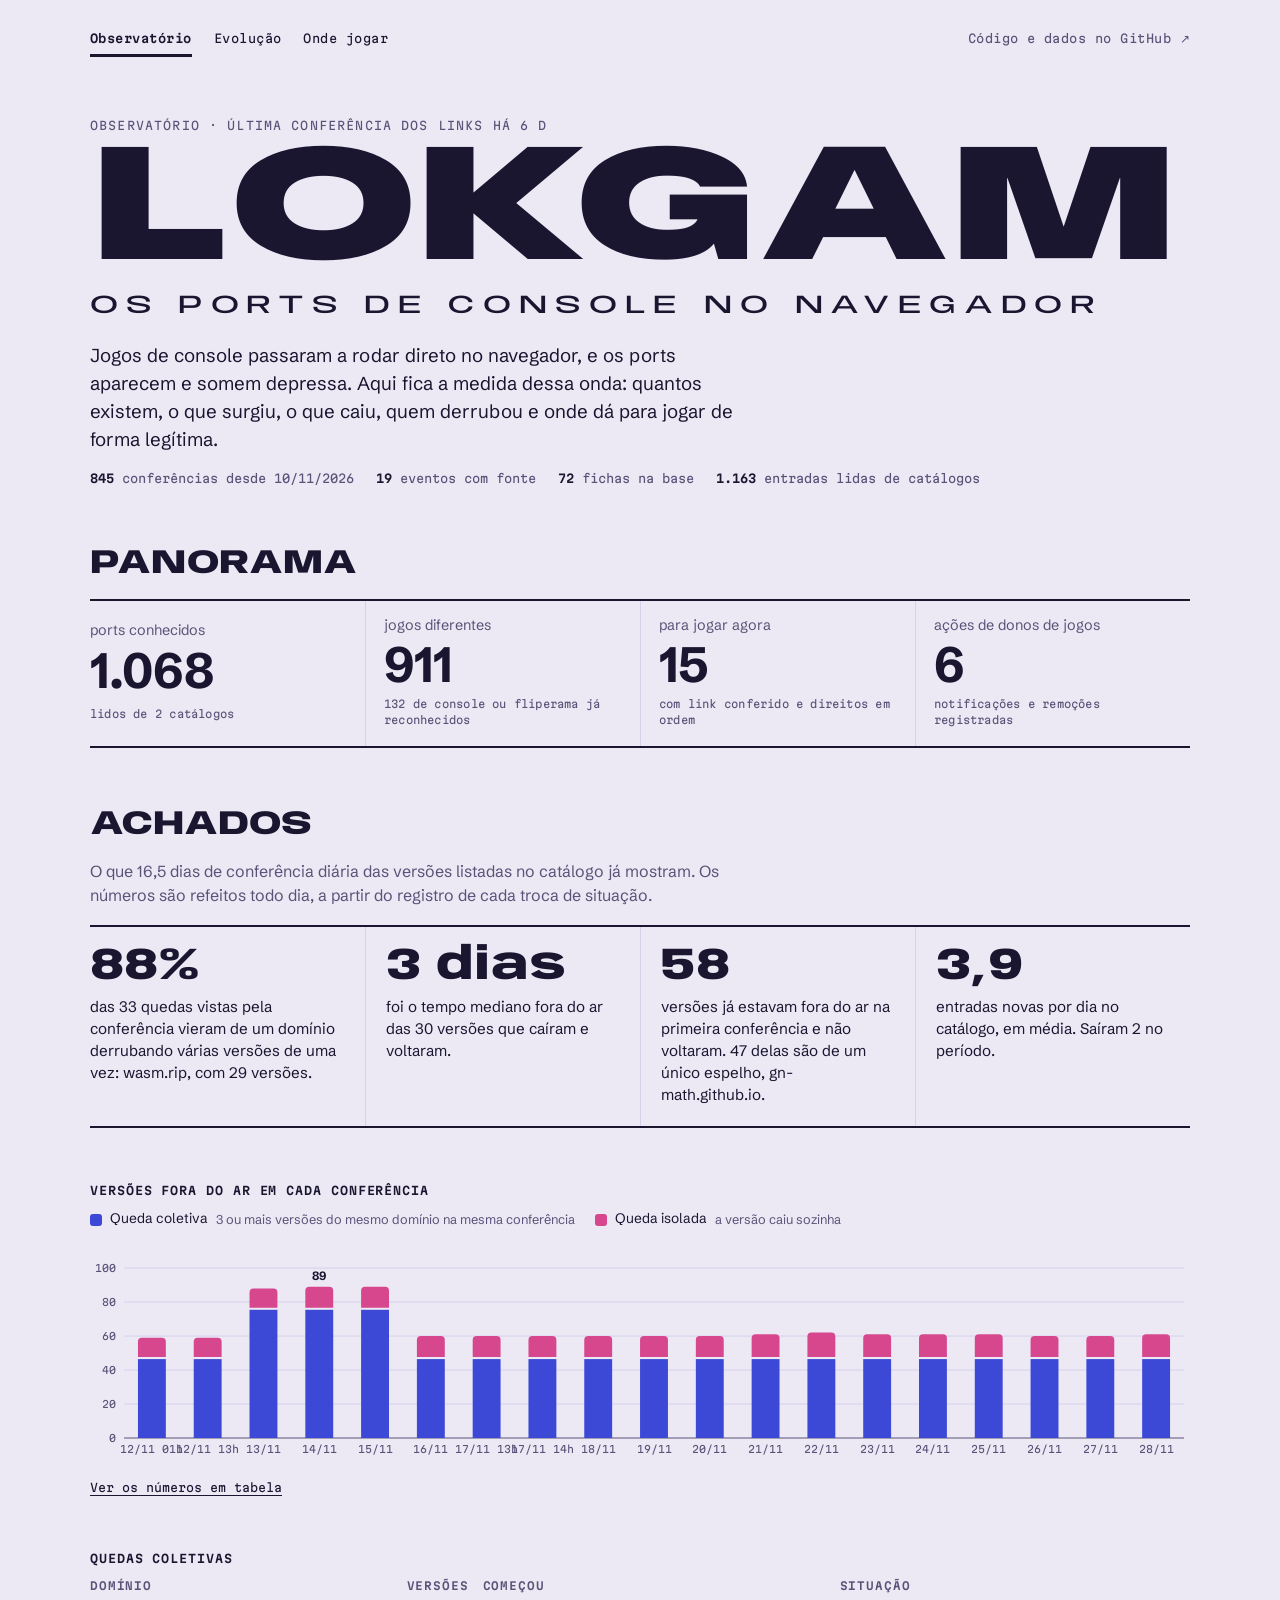
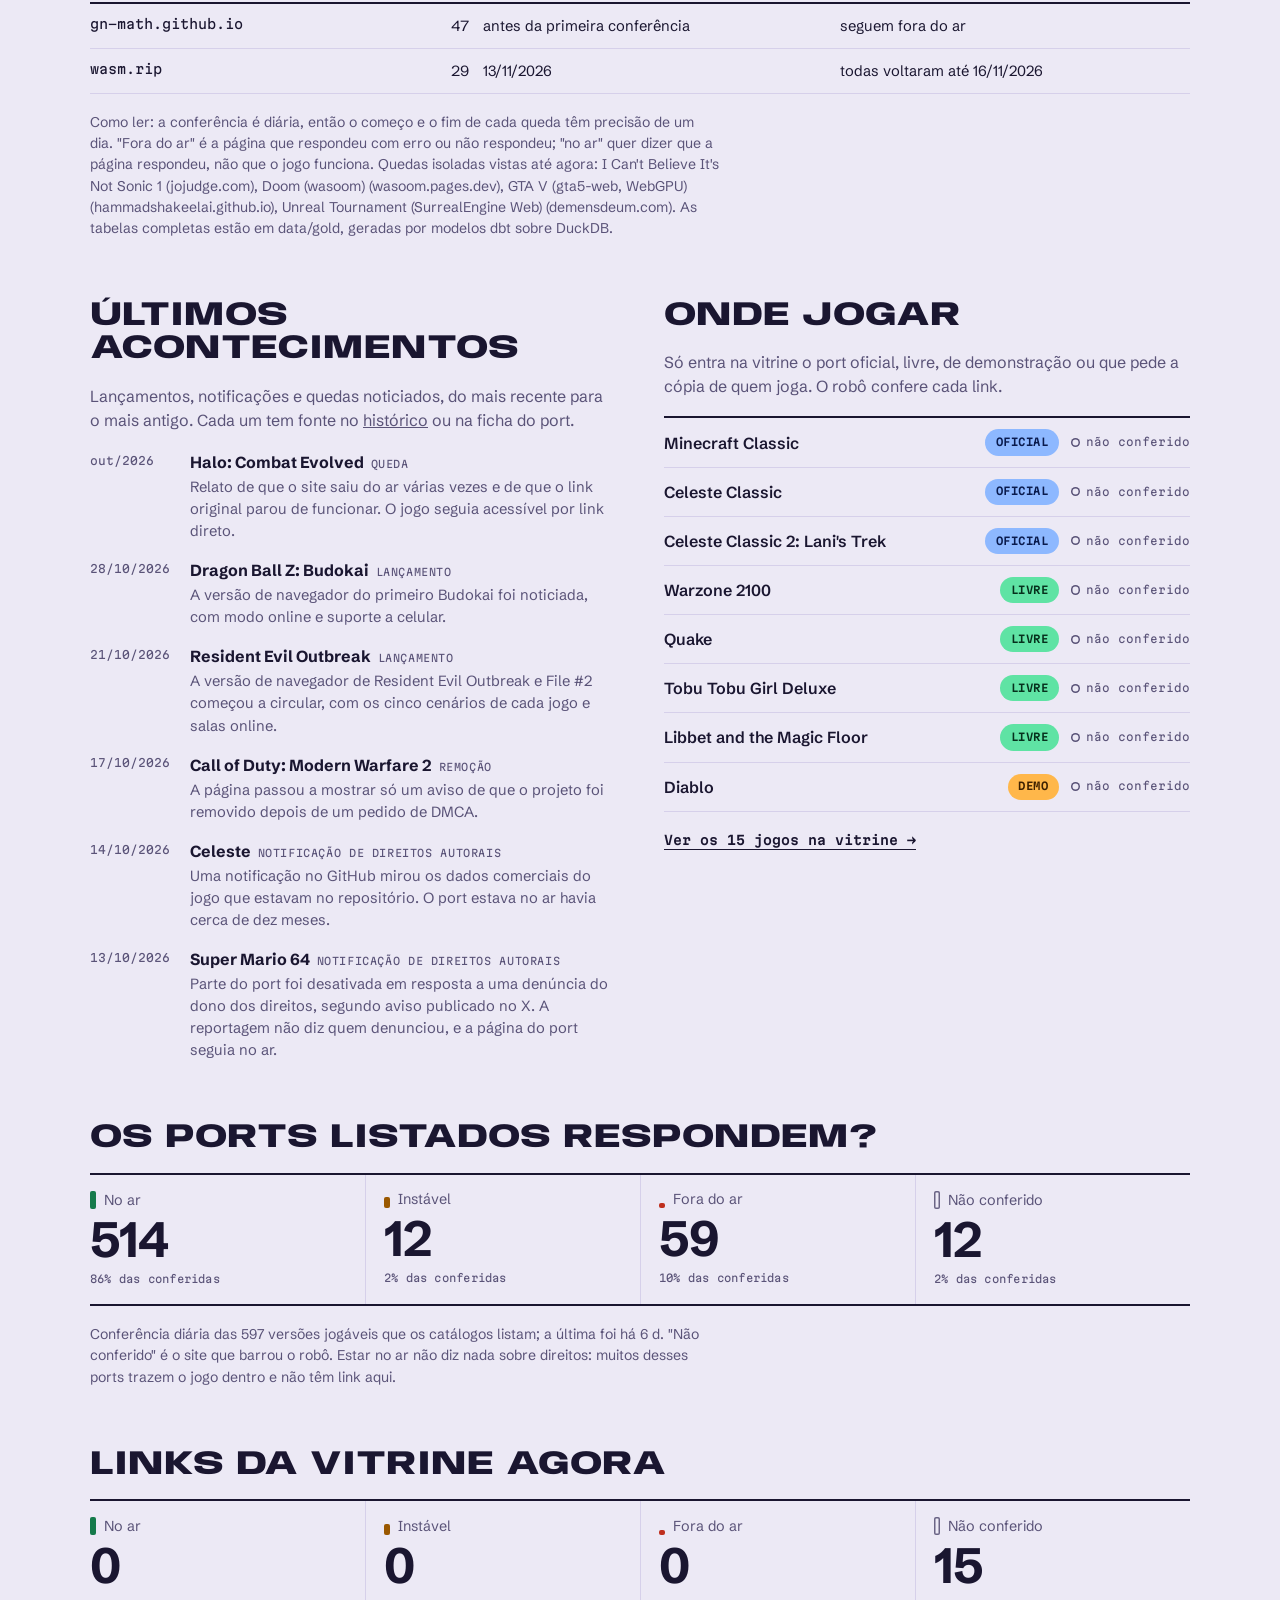
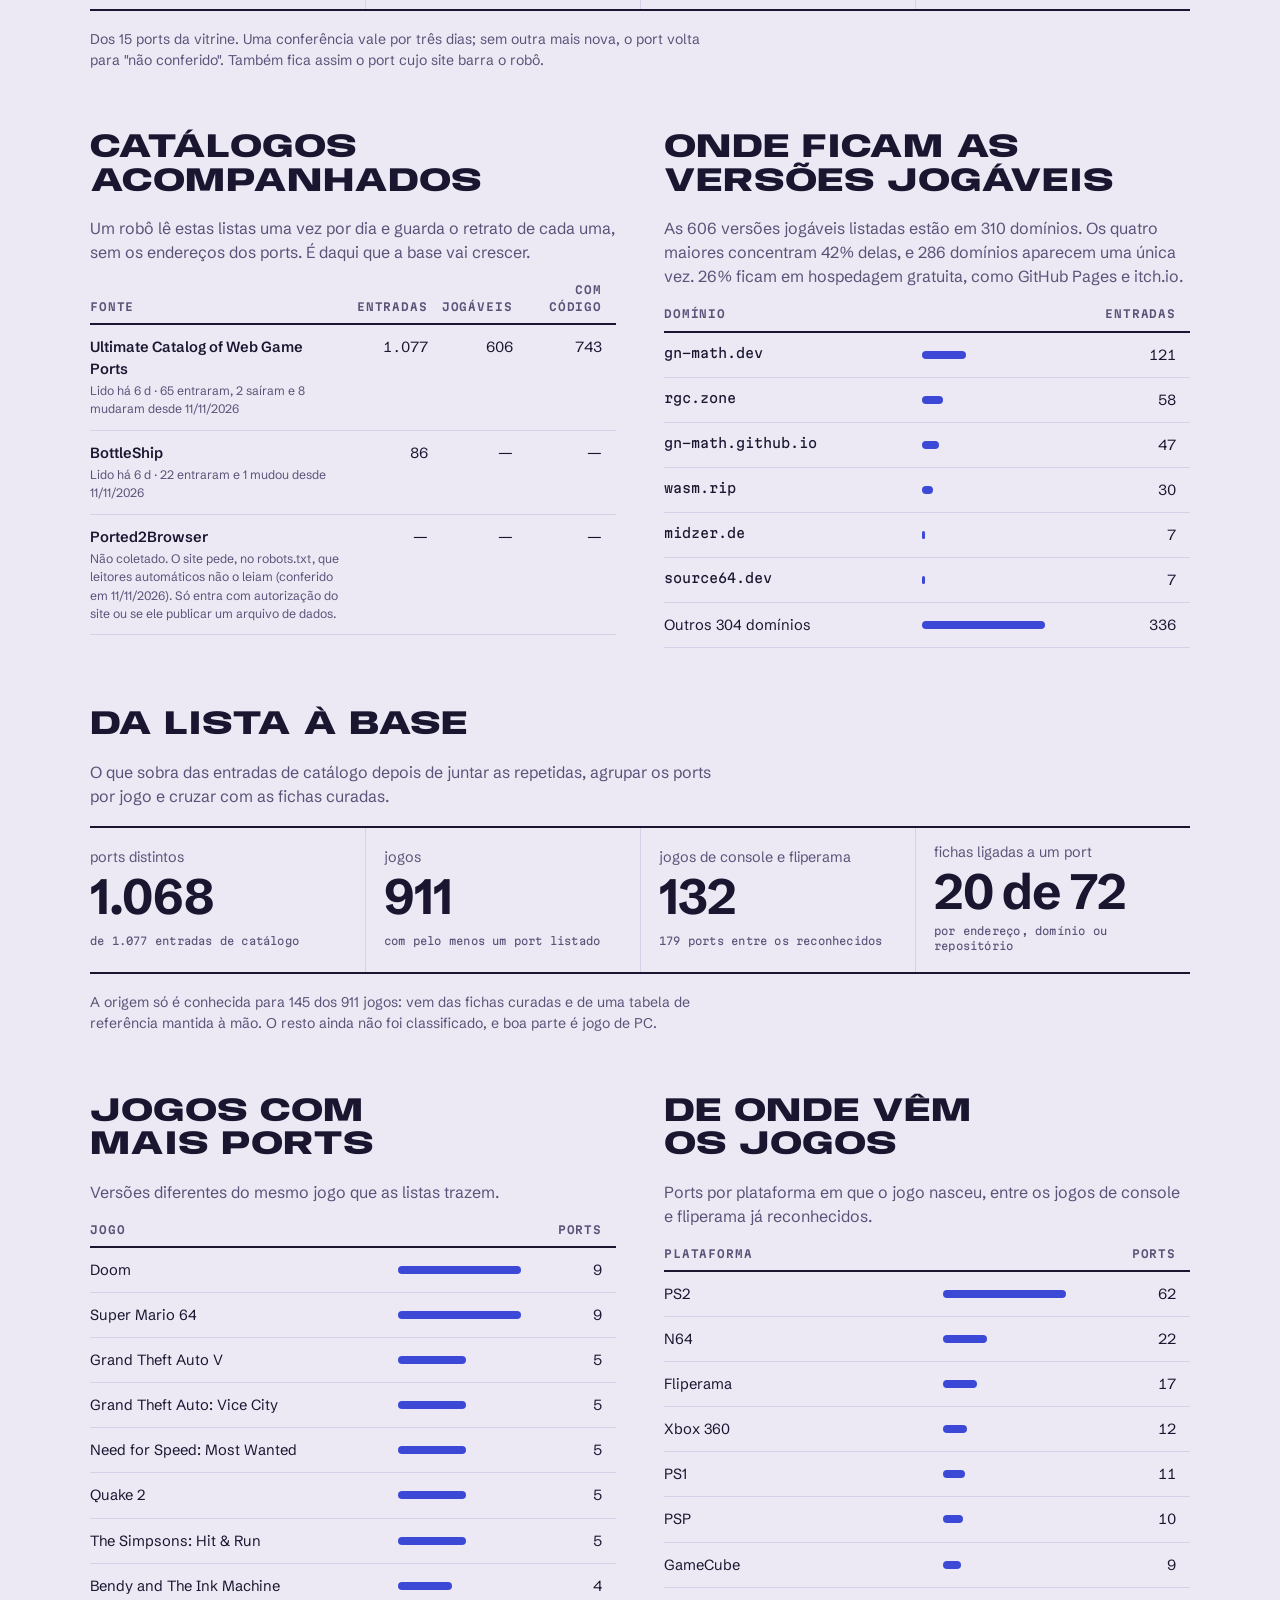
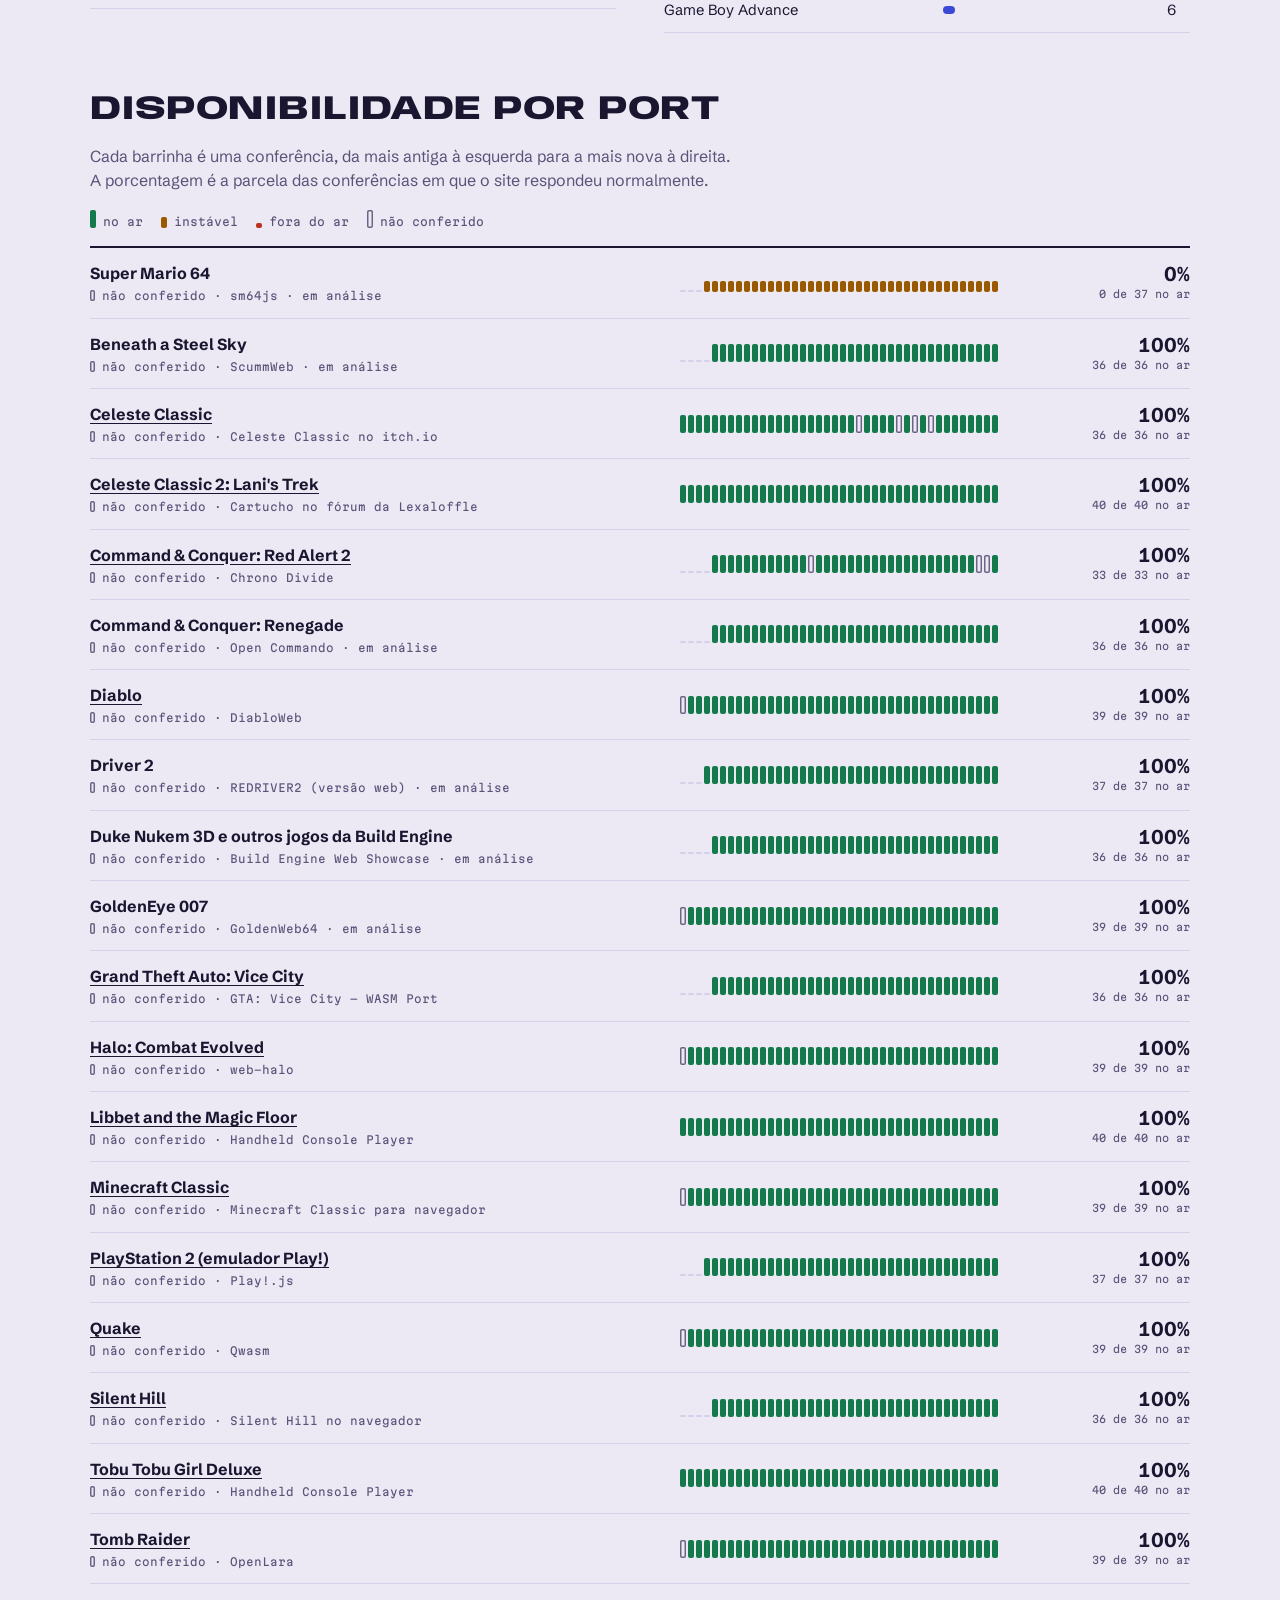
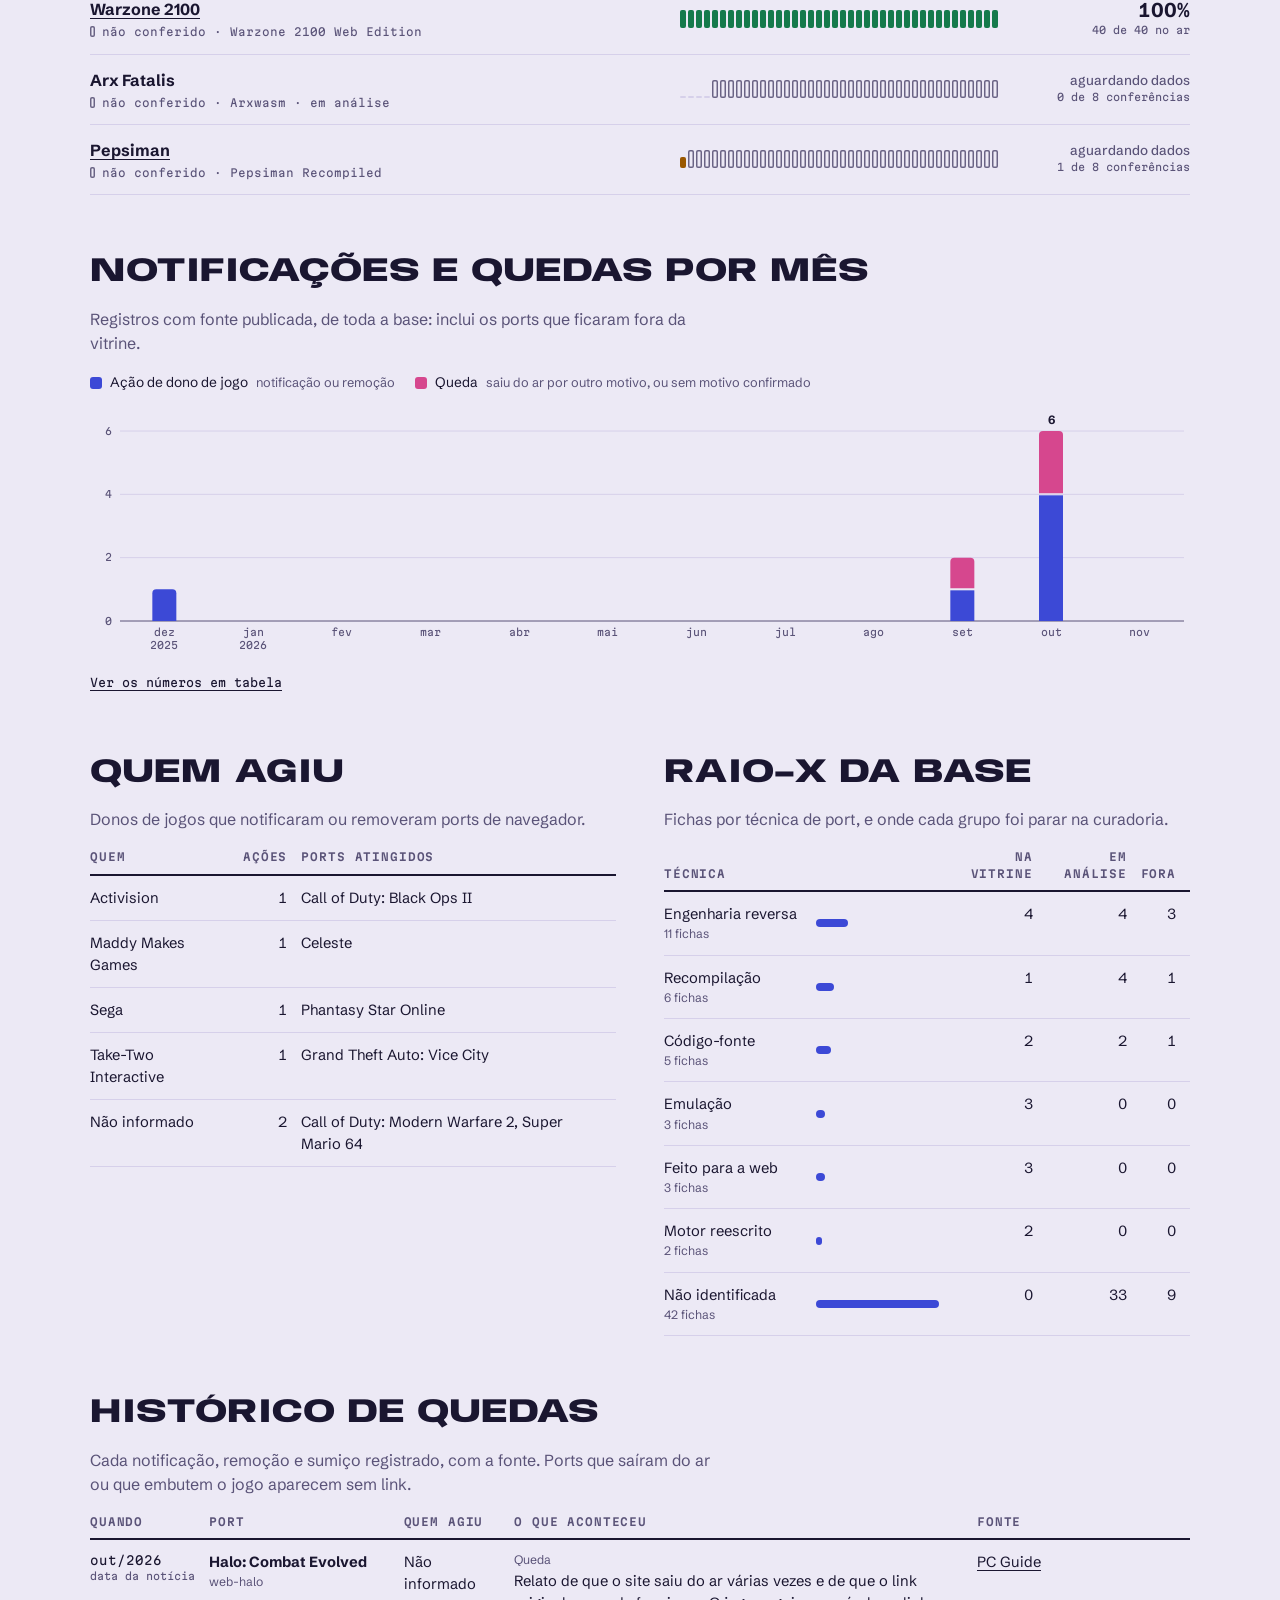
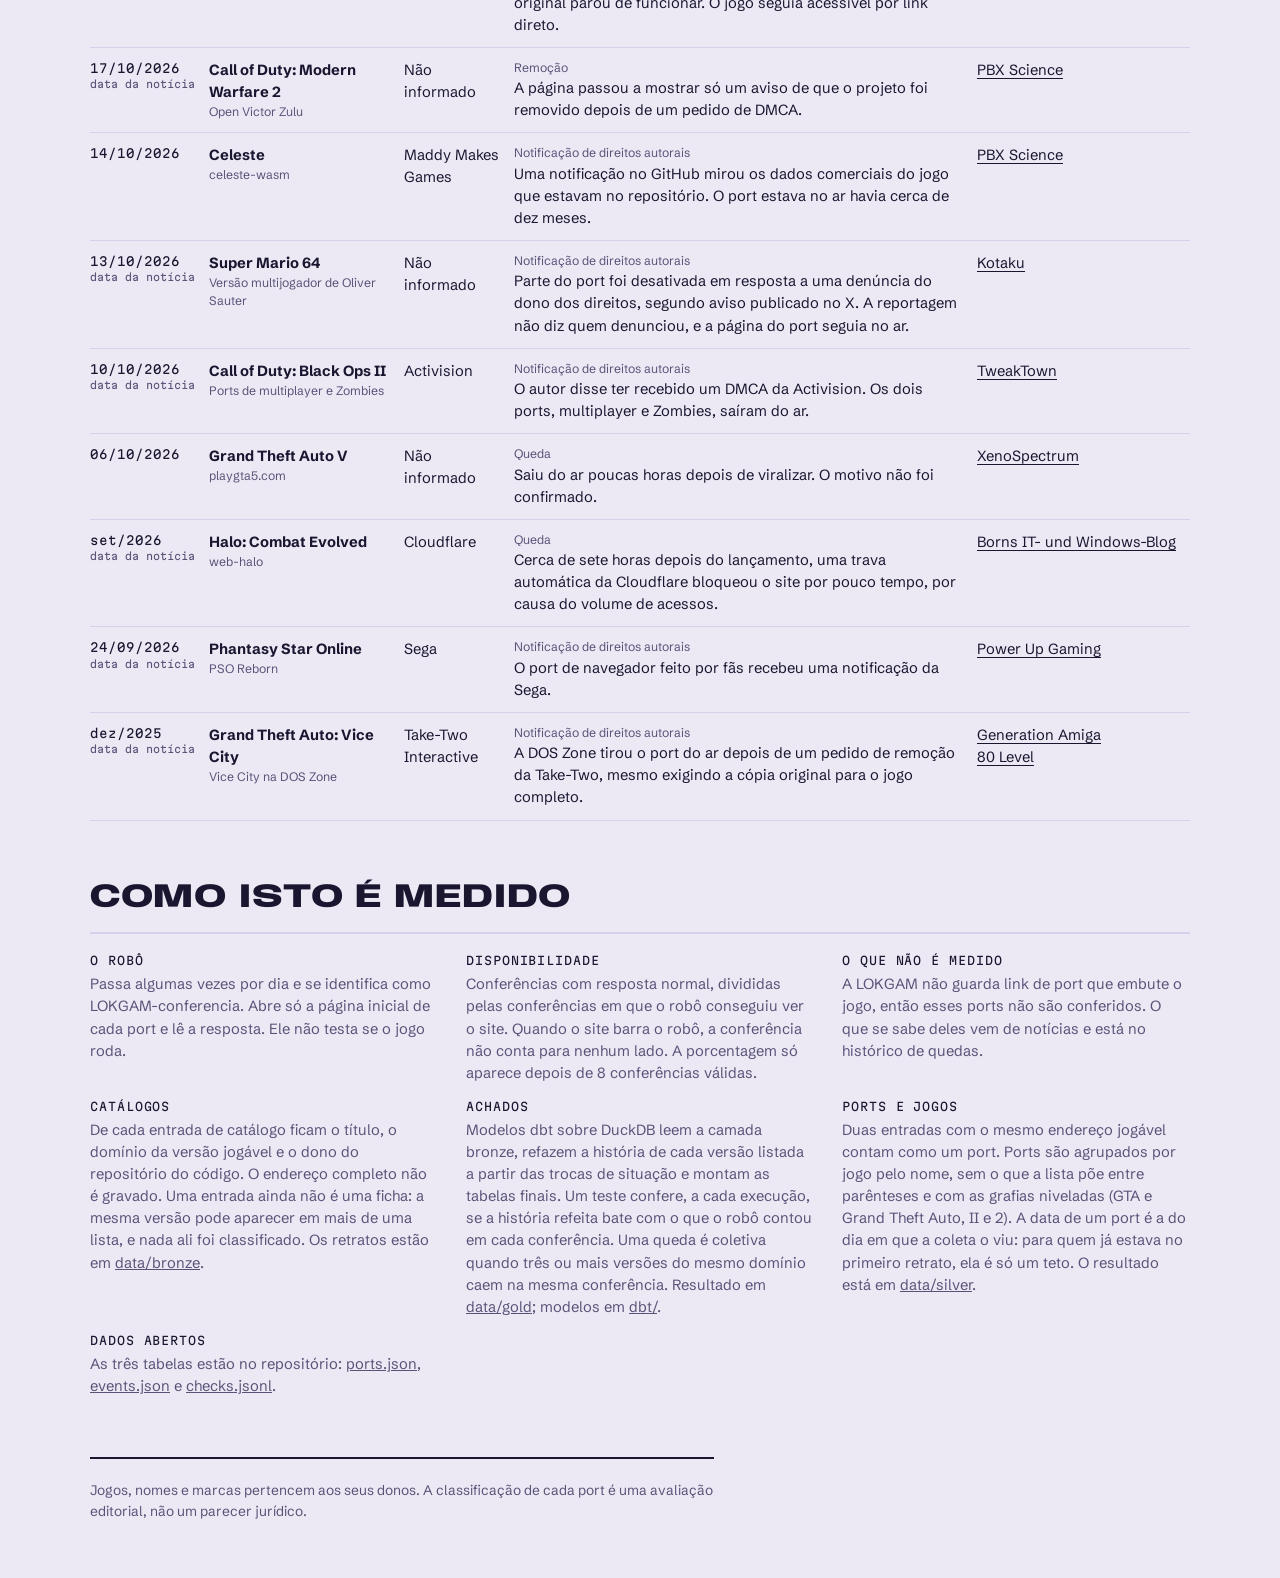
<file: docs/index.html>
<!DOCTYPE html>
<html lang="pt-BR">
<head>
<meta charset="utf-8">
<meta name="viewport" content="width=device-width, initial-scale=1">
<title>LOKGAM: observatório dos ports de console no navegador</title>
<meta name="description" content="A onda de jogos de console rodando no navegador, medida todo dia: quantos ports existem, o que surgiu, o que caiu, quem derrubou e onde dá para jogar de forma legítima.">
<link rel="preconnect" href="https://fonts.googleapis.com">
<link rel="preconnect" href="https://fonts.gstatic.com" crossorigin>
<link href="https://fonts.googleapis.com/css2?family=Anybody:wdth,wght@50..150,100..900&amp;display=swap" rel="stylesheet">
<link href="https://fonts.googleapis.com/css2?family=Schibsted+Grotesk:wght@400;500;700&amp;display=swap" rel="stylesheet">
<link href="https://fonts.googleapis.com/css2?family=Martian+Mono:wght@400;600&amp;display=swap" rel="stylesheet">
<style>
:root{
  /* Parede de locadora: balcão compacto no topo, um mosaico só de capas geradas, e a ficha abre como cartão de locação.
     O observatório usa o mesmo balcão e troca a parede por medidas: situação agora, faixas de conferência e um gráfico por mês. */
  --wall:#ECE9F5;
  --wall-2:#D6D0EA;
  --ink:#1A1630;
  --ink-2:#5A5378;
  --paper:#FFFDF6;
  --paper-2:#F4EFDE;
  --paper-ink:#1A1630;
  --paper-ink-2:#5F5873;
  --paper-line:#D8D1BD;
  --accent:#FFD21F;
  --accent-ink:#1A1630;
  --plastico:#A7A2BD;
  --plastico-ink:#221D3D;
  /* Estado de um link: nunca usado para outra coisa */
  --ok:#157A4B;
  --warn:#9A5800;
  --bad:#BF2F1E;
  --idle:#6A6485;
  /* Séries de gráfico, validadas contra a parede clara e a escura */
  --serie-1:#3C49D6;
  --serie-2:#D6478E;
  --font-display:"Anybody","Arial Narrow","Helvetica Neue",Impact,sans-serif;
  --font-body:"Schibsted Grotesk","Segoe UI",system-ui,-apple-system,sans-serif;
  --font-mono:"Martian Mono",ui-monospace,"Cascadia Mono","SF Mono",Menlo,Consolas,monospace;
}
@media (prefers-color-scheme: dark){
  :root:not([data-theme="light"]){
    color-scheme:dark;
    --wall:#15122B;
    --wall-2:#2B2654;
    --ink:#F1EEFF;
    --ink-2:#ABA5CC;
    --paper:#231F42;
    --paper-2:#2D2853;
    --paper-ink:#F1EEFF;
    --paper-ink-2:#B3ADD2;
    --paper-line:#433D73;
    --accent:#FFD21F;
    --accent-ink:#1A1630;
    --plastico:#6B6690;
    --plastico-ink:#100D22;
    --ok:#57DDA0;
    --warn:#FFBB55;
    --bad:#FF8572;
    --idle:#9D97BD;
    --serie-1:#6E7BF2;
    --serie-2:#D55181;
  }
}
:root[data-theme="dark"]{
  color-scheme:dark;
  --wall:#15122B;
  --wall-2:#2B2654;
  --ink:#F1EEFF;
  --ink-2:#ABA5CC;
  --paper:#231F42;
  --paper-2:#2D2853;
  --paper-ink:#F1EEFF;
  --paper-ink-2:#B3ADD2;
  --paper-line:#433D73;
  --accent:#FFD21F;
  --accent-ink:#1A1630;
  --plastico:#6B6690;
  --plastico-ink:#100D22;
  --ok:#57DDA0;
  --warn:#FFBB55;
  --bad:#FF8572;
  --idle:#9D97BD;
  --serie-1:#6E7BF2;
  --serie-2:#D55181;
}

*,*::before,*::after{box-sizing:border-box}
html{-webkit-text-size-adjust:100%;scroll-behavior:smooth}
body{margin:0;background:var(--wall);color:var(--ink);font-family:var(--font-body);font-size:1rem;line-height:1.5}
[hidden]{display:none !important}
.sr{position:absolute;width:1px;height:1px;margin:-1px;padding:0;overflow:hidden;clip:rect(0 0 0 0);white-space:nowrap;border:0}
a{color:inherit}
:focus-visible{outline:3px solid var(--accent);outline-offset:3px;box-shadow:0 0 0 6px var(--ink)}

.pagina{max-width:1180px;margin:0 auto;padding:clamp(14px,2.4vw,24px) clamp(16px,4vw,40px) 56px;display:flex;flex-direction:column;gap:clamp(30px,5vw,60px)}

/* Trilho de navegação */
.trilho{display:flex;flex-wrap:wrap;align-items:center;gap:6px 22px;font-family:var(--font-mono);font-size:.74rem;letter-spacing:.04em}
.trilho a{padding:.5em 0;text-decoration:none;border-bottom:3px solid transparent}
.trilho a:hover{border-bottom-color:var(--ink-2)}
.trilho a[aria-current="page"]{font-weight:600;border-bottom-color:var(--ink)}
.trilho__fora{margin-left:auto;color:var(--ink-2)}

/* Balcão */
.balcao{display:grid;gap:16px;container-type:inline-size}
.marca{display:grid;gap:4px}
.marca__sobre{margin:0;font-family:var(--font-mono);font-size:.72rem;letter-spacing:.1em;text-transform:uppercase;color:var(--ink-2)}
.marca__nome{margin:0;font-family:var(--font-display);font-stretch:150%;font-weight:900;font-size:clamp(2rem,10.4cqi,9rem);line-height:.8;letter-spacing:-.015em;text-transform:uppercase;white-space:nowrap;overflow:hidden;padding-block:.05em}
.marca__sub{margin:0;font-family:var(--font-display);font-stretch:150%;font-weight:500;font-size:clamp(.82rem,2.4cqi,1.6rem);line-height:1.1;letter-spacing:.3em;text-transform:uppercase}
.tese{margin:6px 0 0;max-width:60ch;font-size:clamp(1.02rem,1.7cqi,1.22rem);text-wrap:pretty}
.placar{display:flex;flex-wrap:wrap;gap:6px 22px;margin:0;padding:0;list-style:none;font-family:var(--font-mono);font-size:.74rem;color:var(--ink-2)}
.placar b{color:var(--ink);font-weight:600;font-variant-numeric:tabular-nums}
.placar a{text-underline-offset:3px}

/* Selos: os adesivos de classificação */
.selo{display:inline-flex;align-items:center;gap:.5em;font-family:var(--font-mono);font-weight:600;font-size:.66rem;line-height:1;letter-spacing:.05em;text-transform:uppercase;white-space:nowrap;padding:.55em .8em;border-radius:999px;border:2px solid transparent;background:var(--selo-bg);color:var(--selo-fg)}
.selo--official{--selo-bg:#8DB8FF;--selo-fg:#0A1B4D}
.selo--free{--selo-bg:#5FE3A4;--selo-fg:#06301C}
.selo--demo{--selo-bg:#FFB74A;--selo-fg:#3D2000}
.selo--byo_files{--selo-bg:#FF93CC;--selo-fg:#4D0A2E}

/* Luz de status da capa */
.led{flex:none;display:inline-block;width:.85em;height:.85em;border-radius:50%;box-shadow:0 0 0 1.5px rgba(8,5,25,.75)}
.led--online{background:#3BE590}
.led--unstable{background:#FFB020}
.led--offline{background:#FF4D3D}
.led--unverified{background:transparent;box-shadow:inset 0 0 0 1.5px currentColor}

/* Faixa de conferências: cada barrinha é uma conferência, e a altura repete o que a cor diz */
.faixa{display:flex;align-items:flex-end;justify-content:flex-end;gap:2px;height:18px;min-width:0;overflow:hidden}
.pulso{flex:none;display:inline-block;width:6px;height:18px;border-radius:2px;background:currentColor}
.pulso--online{color:var(--ok)}
.pulso--unstable{color:var(--warn);height:11px}
.pulso--offline{color:var(--bad);height:5px}
.pulso--unverified{color:var(--idle);background:transparent;box-shadow:inset 0 0 0 1.5px currentColor}
.pulso--vazio{height:2px;color:var(--wall-2)}
.legenda-pulso{display:flex;flex-wrap:wrap;gap:6px 18px;margin:0;padding:0;list-style:none;font-family:var(--font-mono);font-size:.7rem;color:var(--ink-2)}
.legenda-pulso li{display:inline-flex;align-items:flex-end;gap:7px;line-height:1.2}

/* Seções */
.secao{display:grid;gap:18px}
.secao__titulo{margin:0;font-family:var(--font-display);font-stretch:130%;font-weight:800;font-size:clamp(1.35rem,3vw,2.1rem);line-height:1;text-transform:uppercase;text-wrap:balance}
.secao__lide{margin:0;max-width:64ch;color:var(--ink-2)}
.notas{display:grid;grid-template-columns:repeat(auto-fit,minmax(260px,1fr));gap:14px 28px;margin:0;padding:18px 0 0;border-top:2px solid var(--wall-2)}
.notas div{display:grid;gap:4px;align-content:start}
.notas dt{font-family:var(--font-mono);font-size:.72rem;letter-spacing:.08em;text-transform:uppercase}
.notas dd{margin:0;font-size:.92rem;color:var(--ink-2)}
.rodape{display:grid;gap:6px;padding-top:22px;border-top:2px solid var(--ink);font-size:.86rem;color:var(--ink-2);max-width:78ch}
.rodape p{margin:0}

@media (prefers-reduced-motion: reduce){
  html{scroll-behavior:auto}
}

/* Peças de dados que mais de uma página usa: números grandes, gráfico de colunas e tabelas */
.nota{margin:0;max-width:70ch;font-size:.88rem;color:var(--ink-2)}
.agora{display:grid;grid-template-columns:repeat(4,minmax(0,1fr));gap:0;margin:0;padding:0;list-style:none;border-top:2px solid var(--ink);border-bottom:2px solid var(--ink)}
.agora li{display:grid;gap:6px;padding:16px 18px 18px 0}
.agora li + li{padding-left:18px;border-left:1px solid var(--wall-2)}
.agora__rotulo{display:flex;align-items:flex-end;gap:8px;font-size:.9rem;color:var(--ink-2);line-height:1.2}
.agora__valor{font-size:clamp(2rem,5vw,3.1rem);font-weight:700;line-height:1;letter-spacing:-.02em}
.figura{margin:0;display:grid;gap:14px}
.figura__topo{display:flex;flex-wrap:wrap;align-items:center;justify-content:space-between;gap:10px 24px}
.legenda{display:flex;flex-wrap:wrap;gap:6px 20px;margin:0;padding:0;list-style:none;font-size:.86rem}
.legenda li{display:inline-flex;align-items:center;gap:8px}
.legenda small{color:var(--ink-2);font-size:.8rem}
.amostra{flex:none;width:12px;height:12px;border-radius:3px}
.amostra--1{background:var(--serie-1)}
.amostra--2{background:var(--serie-2)}
.plot{position:relative}
.plot svg{display:block;width:100%;height:auto;overflow:visible}
.plot .grade{stroke:var(--wall-2);stroke-width:1}
.plot .eixo{stroke:var(--ink-2);stroke-width:1}
.plot text{font-family:var(--font-mono);font-size:10px;fill:var(--ink-2)}
.plot .rotulo-valor{font-family:var(--font-body);font-size:12px;font-weight:700;fill:var(--ink)}
.plot .seg-1{fill:var(--serie-1)}
.plot .seg-2{fill:var(--serie-2)}
.plot .faixa-alvo{fill:var(--ink);opacity:0}
.plot .coluna{cursor:default;outline:none}
.plot .coluna:hover .faixa-alvo,.plot .coluna:focus-visible .faixa-alvo{opacity:.07}
.plot .coluna:hover .seg-1,.plot .coluna:hover .seg-2,.plot .coluna:focus-visible .seg-1,.plot .coluna:focus-visible .seg-2{filter:brightness(1.14)}
.plot .coluna:focus-visible .faixa-alvo{stroke:var(--ink);stroke-width:2;opacity:.1}
.dica{position:absolute;z-index:3;pointer-events:none;min-width:11rem;padding:10px 12px;border-radius:6px;background:var(--ink);color:var(--wall);font-size:.82rem;line-height:1.35;box-shadow:0 8px 20px rgba(8,5,25,.3)}
.dica__valor{font-size:1rem;font-weight:700}
.dica__rotulo{font-family:var(--font-mono);font-size:.66rem;letter-spacing:.06em;text-transform:uppercase;opacity:.75;padding-bottom:6px}
.dica__linha{display:flex;align-items:center;gap:8px}
.dica__linha b{font-variant-numeric:tabular-nums}
.chave{flex:none;width:12px;height:3px;border-radius:2px}
.chave--1{background:var(--serie-1)}
.chave--2{background:var(--serie-2)}
.alternar{justify-self:start;font:inherit;font-family:var(--font-mono);font-size:.72rem;color:var(--ink);background:none;border:0;padding:.4em 0;text-decoration:underline;text-underline-offset:3px;cursor:pointer}
.tabela-rolagem{overflow-x:auto}
.tabela{width:100%;border-collapse:collapse;font-size:.92rem}
.tabela th{text-align:left;font-family:var(--font-mono);font-size:.68rem;font-weight:600;letter-spacing:.08em;text-transform:uppercase;color:var(--ink-2);padding:0 14px 8px 0;border-bottom:2px solid var(--ink);vertical-align:bottom}
.tabela td{vertical-align:top;padding:11px 14px 11px 0;border-bottom:1px solid var(--wall-2)}
.tabela .num{text-align:right;font-variant-numeric:tabular-nums;white-space:nowrap}
.tabela th.num{text-align:right;white-space:normal}
.tabela small{display:block;font-weight:400;color:var(--ink-2)}
.tabela--estreita{max-width:34rem}
.figura__titulo{margin:0;font-family:var(--font-mono);font-size:.72rem;font-weight:600;letter-spacing:.08em;text-transform:uppercase}
.tabela__legenda{caption-side:top;text-align:left;padding-bottom:10px;font-family:var(--font-mono);font-size:.72rem;font-weight:600;letter-spacing:.08em;text-transform:uppercase;color:var(--ink)}
.agora__valor a{text-decoration:none}
.agora__valor a:hover{text-decoration:underline;text-underline-offset:6px;text-decoration-thickness:3px}
.agora__detalhe{font-family:var(--font-mono);font-size:.66rem;letter-spacing:.02em;color:var(--ink-2)}
.tabela td.dominio{font-family:var(--font-mono);font-size:.82rem;overflow-wrap:anywhere}
.barra{display:block;height:8px;min-width:2px;border-radius:4px;background:var(--serie-1)}
.celula-barra{width:26%;vertical-align:middle !important}
.duas{display:grid;grid-template-columns:repeat(auto-fit,minmax(min(100%,420px),1fr));gap:clamp(30px,5vw,60px) 48px;align-items:start}
.duas > *{min-width:0}
@media (max-width:760px){
  .celula-barra,.coluna-barra{display:none}
  .agora{grid-template-columns:repeat(2,minmax(0,1fr))}
  .agora li:nth-child(3){padding-left:0;border-left:0}
  .agora li:nth-child(n+3){border-top:1px solid var(--wall-2)}
}


.subtitulo{margin:0;font-family:var(--font-mono);font-size:.7rem;font-weight:600;letter-spacing:.1em;text-transform:uppercase;color:var(--ink-2)}


/* Disponibilidade por port */
.disp{margin:0;padding:0;list-style:none;border-top:2px solid var(--ink)}
.disp__linha{display:grid;grid-template-columns:minmax(0,1fr) minmax(0,330px) 10.5rem;align-items:center;gap:6px 24px;padding:13px 0;border-bottom:1px solid var(--wall-2)}
.disp__nome{display:grid;gap:3px;min-width:0}
.disp__nome a,.disp__nome b{font-weight:700;text-underline-offset:3px;overflow-wrap:anywhere}
.disp__estado{display:block;font-family:var(--font-mono);font-size:.68rem;line-height:1.5;color:var(--ink-2)}
.disp__estado .pulso{width:5px;height:11px;margin-right:7px;vertical-align:-1px}
.disp__estado .pulso--unstable{height:7px}
.disp__estado .pulso--offline{height:4px}
.disp__numero{display:grid;gap:2px;justify-items:end;text-align:right}
.disp__numero strong{font-size:1.25rem;font-weight:700;line-height:1.1;font-variant-numeric:tabular-nums}
.disp__numero strong.espera{font-size:.84rem;font-weight:500;color:var(--ink-2)}
.disp__numero small{font-family:var(--font-mono);font-size:.64rem;color:var(--ink-2)}


.achados{margin:0 0 36px;padding:0;list-style:none;display:grid;grid-template-columns:repeat(auto-fit,minmax(min(100%,250px),1fr));gap:0;border-top:2px solid var(--ink);border-bottom:2px solid var(--ink)}
.achados li{display:grid;align-content:start;gap:6px;padding:18px 20px 20px 0}
.achados li + li{padding-left:20px;border-left:1px solid var(--wall-2)}
.achados__numero{font-family:var(--font-display);font-weight:800;font-stretch:120%;font-size:clamp(2rem,5vw,2.8rem);line-height:1}
.achados__texto{margin:0;font-size:.95rem;line-height:1.45}
#figura-dias{margin-bottom:32px}
#coletivas-corpo td.dominio{white-space:nowrap;overflow-wrap:normal}
@media (max-width:560px){.achados li,.achados li + li{padding:16px 0;border-left:0}.achados li + li{border-top:1px solid var(--wall-2)}}
.feed{margin:0;padding:0;list-style:none;display:grid;gap:16px}
.feed li{display:grid;grid-template-columns:5.4rem minmax(0,1fr);gap:2px 14px}
.feed time{grid-row:span 2;padding-top:.25em;font-family:var(--font-mono);font-size:.7rem;color:var(--ink-2)}
.feed b{font-weight:700}
.feed b small{display:inline;margin-left:.6em;font-family:var(--font-mono);font-weight:400;font-size:.64rem;letter-spacing:.06em;text-transform:uppercase;color:var(--ink-2)}
.feed span{color:var(--ink-2);font-size:.92rem}
.jogar{margin:0;padding:0;list-style:none;border-top:2px solid var(--ink)}
.jogar a{display:flex;align-items:center;flex-wrap:wrap;gap:6px 12px;padding:11px 0;border-bottom:1px solid var(--wall-2);text-decoration:none}
.jogar a:hover .jogar__nome{text-decoration:underline;text-underline-offset:3px}
.jogar__nome{flex:1 1 9rem;min-width:0;font-weight:600}
.jogar__luz{display:inline-flex;align-items:center;gap:6px;min-width:6.5rem;font-family:var(--font-mono);font-size:.68rem;color:var(--ink-2)}
.chamada{font-family:var(--font-mono);font-size:.8rem;font-weight:600;color:var(--ink);text-underline-offset:4px}
@media (max-width:560px){.feed li{grid-template-columns:1fr}.feed time{grid-row:auto}}
.tabela td.fonte{min-width:11rem;font-weight:600}
@media (max-width:560px){.tabela--fontes td.fonte{min-width:0}.tabela--fontes th,.tabela--fontes td{padding-right:10px}.tabela--fontes th:last-child,.tabela--fontes td:last-child{padding-right:0}}
.tabela td.fonte small{max-width:44ch;margin-top:2px}
.tabela td.tecnica{min-width:9.5rem}
.quedas{min-width:640px}
.quedas td:first-child{font-family:var(--font-mono);font-size:.76rem;font-variant-numeric:tabular-nums;white-space:nowrap}
.quedas td:nth-child(2){font-weight:700;min-width:11rem}
.quedas a{text-underline-offset:3px;white-space:nowrap}
.quedas td[data-rotulo]::before{content:none}

@media (max-width:760px){
  .tabela td.tecnica{min-width:7.5rem}
  .disp__linha{grid-template-columns:minmax(0,1fr) auto}
  .disp__linha .faixa{grid-column:1/-1;grid-row:2;justify-content:flex-start}
  .disp__linha .pulso--vazio{display:none}
  .quedas{min-width:0}
  .quedas thead{position:absolute;width:1px;height:1px;overflow:hidden;clip:rect(0 0 0 0)}
  .quedas tbody{display:grid}
  .quedas tr{display:grid;gap:5px;padding:16px 0;border-bottom:1px solid var(--wall-2)}
  .quedas td{display:block;padding:0;border:0}
  .quedas td:nth-child(2){min-width:0}
  .quedas td:first-child small{display:inline;margin-left:8px}
  .quedas td[data-rotulo]{font-size:.86rem}
  .quedas td[data-rotulo]::before{content:attr(data-rotulo) ": ";font-family:var(--font-mono);font-size:.66rem;letter-spacing:.06em;text-transform:uppercase;color:var(--ink-2)}
  .quedas td[data-rotulo] br{display:none}
  .quedas td[data-rotulo] a{margin-right:10px}
}
</style>
</head>
<body>
<div class="pagina">

  <nav class="trilho" aria-label="Páginas do site">
    <a href="./" aria-current="page">Observatório</a>
    <a href="evolucao/">Evolução</a>
    <a href="vitrine/">Onde jogar</a>
    <a class="trilho__fora" id="link-repo" href="https://github.com/GabrielKSG7/LOKGAM" rel="noopener noreferrer">Código e dados no GitHub <span aria-hidden="true">↗</span></a>
  </nav>

  <header class="balcao">
    <div class="marca">
      <p class="marca__sobre">Observatório · <span id="conferencia"></span></p>
      <h1 class="marca__nome" id="marca-nome"><span>LOKGAM</span></h1>
      <p class="marca__sub">os ports de console no navegador</p>
    </div>
    <p class="tese">Jogos de console passaram a rodar direto no navegador, e os ports aparecem e somem depressa. Aqui fica a medida dessa onda: quantos existem, o que surgiu, o que caiu, quem derrubou e onde dá para jogar de forma legítima.</p>
    <ul class="placar" id="placar"></ul>
  </header>

  <section class="secao" id="panorama" aria-labelledby="panorama-titulo">
    <h2 class="secao__titulo" id="panorama-titulo">Panorama</h2>
    <ul class="agora" id="panorama-numeros"></ul>
  </section>

  <section class="secao" id="achados" aria-labelledby="achados-titulo" hidden>
    <h2 class="secao__titulo" id="achados-titulo">Achados</h2>
    <p class="secao__lide" id="achados-lide"></p>
    <ol class="achados" id="achados-lista"></ol>

    <figure class="figura" id="figura-dias">
      <div class="figura__topo">
        <h3 class="figura__titulo">Versões fora do ar em cada conferência</h3>
        <ul class="legenda">
          <li><i class="amostra amostra--1"></i>Queda coletiva <small id="legenda-coletiva"></small></li>
          <li><i class="amostra amostra--2"></i>Queda isolada <small>a versão caiu sozinha</small></li>
        </ul>
      </div>
      <div class="plot" id="plot-dias"></div>
      <button class="alternar" id="alternar-dias" type="button" aria-expanded="false" aria-controls="tabela-dias">Ver os números em tabela</button>
      <div class="tabela-rolagem" id="tabela-dias" hidden>
        <table class="tabela tabela--estreita">
          <thead><tr><th scope="col">Conferência</th><th scope="col" class="num">Conferidas</th><th scope="col" class="num">No ar</th><th scope="col" class="num">Coletivas</th><th scope="col" class="num">Isoladas</th></tr></thead>
          <tbody id="tabela-dias-corpo"></tbody>
        </table>
      </div>
    </figure>

    <div class="tabela-rolagem">
      <table class="tabela">
        <caption class="tabela__legenda">Quedas coletivas</caption>
        <thead><tr><th scope="col">Domínio</th><th scope="col" class="num">Versões</th><th scope="col">Começou</th><th scope="col">Situação</th></tr></thead>
        <tbody id="coletivas-corpo"></tbody>
      </table>
    </div>
    <p class="nota" id="achados-nota"></p>
  </section>

  <div class="duas">
    <section class="secao" id="acontecimentos" aria-labelledby="acontecimentos-titulo">
      <h2 class="secao__titulo" id="acontecimentos-titulo">Últimos acontecimentos</h2>
      <p class="secao__lide">Lançamentos, notificações e quedas noticiados, do mais recente para o mais antigo. Cada um tem fonte no <a href="#quedas">histórico</a> ou na ficha do port.</p>
      <ol class="feed" id="feed"></ol>
    </section>

    <section class="secao" id="onde-jogar" aria-labelledby="jogar-titulo">
      <h2 class="secao__titulo" id="jogar-titulo">Onde jogar</h2>
      <p class="secao__lide">Só entra na vitrine o port oficial, livre, de demonstração ou que pede a cópia de quem joga. O robô confere cada link.</p>
      <ul class="jogar" id="jogar-lista"></ul>
      <p class="nota"><a class="chamada" href="vitrine/" id="jogar-todos"></a></p>
    </section>
  </div>

  <section class="secao" id="no-ar" aria-labelledby="noar-titulo" hidden>
    <h2 class="secao__titulo" id="noar-titulo">Os ports listados respondem?</h2>
    <ul class="agora" id="noar-numeros"></ul>
    <p class="nota" id="noar-nota"></p>
  </section>

  <main class="secao" id="agora" aria-labelledby="agora-titulo">
    <h2 class="secao__titulo" id="agora-titulo">Links da vitrine agora</h2>
    <ul class="agora" id="agora-numeros"></ul>
    <p class="nota" id="agora-nota"></p>
  </main>

  <div class="duas">
    <section class="secao" id="catalogos" aria-labelledby="catalogos-titulo">
      <h2 class="secao__titulo" id="catalogos-titulo">Catálogos acompanhados</h2>
      <p class="secao__lide">Um robô lê estas listas uma vez por dia e guarda o retrato de cada uma, sem os endereços dos ports. É daqui que a base vai crescer.</p>
      <div class="tabela-rolagem"><table class="tabela tabela--fontes">
        <thead><tr><th scope="col">Fonte</th><th scope="col" class="num">Entradas</th><th scope="col" class="num">Jogáveis</th><th scope="col" class="num">Com código</th></tr></thead>
        <tbody id="fontes-corpo"></tbody>
      </table></div>
    </section>

    <section class="secao" id="hospedagem" aria-labelledby="hospedagem-titulo">
      <h2 class="secao__titulo" id="hospedagem-titulo">Onde ficam as versões jogáveis</h2>
      <p class="secao__lide" id="hospedagem-frase"></p>
      <div class="tabela-rolagem"><table class="tabela">
        <thead><tr><th scope="col">Domínio</th><th scope="col" class="coluna-barra"><span class="sr">Entradas em barra</span></th><th scope="col" class="num">Entradas</th></tr></thead>
        <tbody id="hospedagem-corpo"></tbody>
      </table></div>
    </section>
  </div>

  <section class="secao" id="base" aria-labelledby="base-titulo">
    <h2 class="secao__titulo" id="base-titulo">Da lista à base</h2>
    <p class="secao__lide">O que sobra das entradas de catálogo depois de juntar as repetidas, agrupar os ports por jogo e cruzar com as fichas curadas.</p>
    <ul class="agora" id="base-numeros"></ul>
    <p class="nota" id="base-nota"></p>
  </section>

  <div class="duas">
    <section class="secao" id="mais-ports" aria-labelledby="maisports-titulo">
      <h2 class="secao__titulo" id="maisports-titulo">Jogos com mais ports</h2>
      <p class="secao__lide">Versões diferentes do mesmo jogo que as listas trazem.</p>
      <div class="tabela-rolagem"><table class="tabela">
        <thead><tr><th scope="col">Jogo</th><th scope="col" class="coluna-barra"><span class="sr">Ports em barra</span></th><th scope="col" class="num">Ports</th></tr></thead>
        <tbody id="maisports-corpo"></tbody>
      </table></div>
    </section>

    <section class="secao" id="origem" aria-labelledby="origem-titulo">
      <h2 class="secao__titulo" id="origem-titulo">De onde vêm os jogos</h2>
      <p class="secao__lide">Ports por plataforma em que o jogo nasceu, entre os jogos de console e fliperama já reconhecidos.</p>
      <div class="tabela-rolagem"><table class="tabela">
        <thead><tr><th scope="col">Plataforma</th><th scope="col" class="coluna-barra"><span class="sr">Ports em barra</span></th><th scope="col" class="num">Ports</th></tr></thead>
        <tbody id="origem-corpo"></tbody>
      </table></div>
    </section>
  </div>

  <section class="secao" id="disponibilidade" aria-labelledby="disp-titulo">
    <h2 class="secao__titulo" id="disp-titulo">Disponibilidade por port</h2>
    <p class="secao__lide">Cada barrinha é uma conferência, da mais antiga à esquerda para a mais nova à direita. A porcentagem é a parcela das conferências em que o site respondeu normalmente.</p>
    <ul class="legenda-pulso" aria-label="Como ler as barrinhas">
      <li><i class="pulso pulso--online"></i>no ar</li>
      <li><i class="pulso pulso--unstable"></i>instável</li>
      <li><i class="pulso pulso--offline"></i>fora do ar</li>
      <li><i class="pulso pulso--unverified"></i>não conferido</li>
    </ul>
    <ul class="disp" id="disp-lista"></ul>
  </section>

  <section class="secao" id="por-mes" aria-labelledby="mes-titulo">
    <h2 class="secao__titulo" id="mes-titulo">Notificações e quedas por mês</h2>
    <p class="secao__lide">Registros com fonte publicada, de toda a base: inclui os ports que ficaram fora da vitrine.</p>
    <figure class="figura" id="figura-meses">
      <div class="figura__topo">
        <ul class="legenda">
          <li><i class="amostra amostra--1"></i>Ação de dono de jogo <small>notificação ou remoção</small></li>
          <li><i class="amostra amostra--2"></i>Queda <small>saiu do ar por outro motivo, ou sem motivo confirmado</small></li>
        </ul>
      </div>
      <div class="plot" id="plot-meses"></div>
      <button class="alternar" id="alternar-tabela" type="button" aria-expanded="false" aria-controls="tabela-meses">Ver os números em tabela</button>
      <div class="tabela-rolagem" id="tabela-meses" hidden>
        <table class="tabela tabela--estreita">
          <thead><tr><th scope="col">Mês</th><th scope="col" class="num">Ações de donos</th><th scope="col" class="num">Quedas</th><th scope="col" class="num">Total</th></tr></thead>
          <tbody id="tabela-meses-corpo"></tbody>
        </table>
      </div>
    </figure>
  </section>

  <div class="duas">
    <section class="secao" id="quem-agiu" aria-labelledby="quem-titulo">
      <h2 class="secao__titulo" id="quem-titulo">Quem agiu</h2>
      <p class="secao__lide">Donos de jogos que notificaram ou removeram ports de navegador.</p>
      <div class="tabela-rolagem"><table class="tabela">
        <thead><tr><th scope="col">Quem</th><th scope="col" class="num">Ações</th><th scope="col">Ports atingidos</th></tr></thead>
        <tbody id="quem-corpo"></tbody>
      </table></div>
    </section>

    <section class="secao" id="raio-x" aria-labelledby="raiox-titulo">
      <h2 class="secao__titulo" id="raiox-titulo">Raio-x da base</h2>
      <p class="secao__lide">Fichas por técnica de port, e onde cada grupo foi parar na curadoria.</p>
      <div class="tabela-rolagem"><table class="tabela">
        <thead><tr><th scope="col">Técnica</th><th scope="col" class="coluna-barra"><span class="sr">Total em barra</span></th><th scope="col" class="num">Na vitrine</th><th scope="col" class="num">Em análise</th><th scope="col" class="num">Fora</th></tr></thead>
        <tbody id="raiox-corpo"></tbody>
      </table></div>
    </section>
  </div>

  <section class="secao" id="quedas" aria-labelledby="quedas-titulo">
    <h2 class="secao__titulo" id="quedas-titulo">Histórico de quedas</h2>
    <p class="secao__lide">Cada notificação, remoção e sumiço registrado, com a fonte. Ports que saíram do ar ou que embutem o jogo aparecem sem link.</p>
    <div class="tabela-rolagem">
      <table class="tabela quedas">
        <thead><tr><th scope="col">Quando</th><th scope="col">Port</th><th scope="col">Quem agiu</th><th scope="col">O que aconteceu</th><th scope="col">Fonte</th></tr></thead>
        <tbody id="quedas-corpo"></tbody>
      </table>
    </div>
  </section>

  <section class="secao" id="metodo" aria-labelledby="metodo-titulo">
    <h2 class="secao__titulo" id="metodo-titulo">Como isto é medido</h2>
    <dl class="notas">
      <div><dt>O robô</dt><dd>Passa algumas vezes por dia e se identifica como LOKGAM-conferencia. Abre só a página inicial de cada port e lê a resposta. Ele não testa se o jogo roda.</dd></div>
      <div><dt>Disponibilidade</dt><dd>Conferências com resposta normal, divididas pelas conferências em que o robô conseguiu ver o site. Quando o site barra o robô, a conferência não conta para nenhum lado. A porcentagem só aparece depois de <span id="minimo"></span> conferências válidas.</dd></div>
      <div><dt>O que não é medido</dt><dd>A LOKGAM não guarda link de port que embute o jogo, então esses ports não são conferidos. O que se sabe deles vem de notícias e está no histórico de quedas.</dd></div>
      <div><dt>Catálogos</dt><dd>De cada entrada de catálogo ficam o título, o domínio da versão jogável e o dono do repositório do código. O endereço completo não é gravado. Uma entrada ainda não é uma ficha: a mesma versão pode aparecer em mais de uma lista, e nada ali foi classificado. Os retratos estão em <a id="dado-bronze" href="#">data/bronze</a>.</dd></div>
      <div><dt>Achados</dt><dd>Modelos dbt sobre DuckDB leem a camada bronze, refazem a história de cada versão listada a partir das trocas de situação e montam as tabelas finais. Um teste confere, a cada execução, se a história refeita bate com o que o robô contou em cada conferência. Uma queda é coletiva quando três ou mais versões do mesmo domínio caem na mesma conferência. Resultado em <a id="dado-gold" href="#">data/gold</a>; modelos em <a id="dado-dbt" href="#">dbt/</a>.</dd></div>
      <div><dt>Ports e jogos</dt><dd>Duas entradas com o mesmo endereço jogável contam como um port. Ports são agrupados por jogo pelo nome, sem o que a lista põe entre parênteses e com as grafias niveladas (GTA e Grand Theft Auto, II e 2). A data de um port é a do dia em que a coleta o viu: para quem já estava no primeiro retrato, ela é só um teto. O resultado está em <a id="dado-silver" href="#">data/silver</a>.</dd></div>
      <div><dt>Dados abertos</dt><dd>As três tabelas estão no repositório: <a id="dado-ports" href="#">ports.json</a>, <a id="dado-events" href="#">events.json</a> e <a id="dado-checks" href="#">checks.jsonl</a>.</dd></div>
    </dl>
  </section>

  <footer class="rodape">
    <p>Jogos, nomes e marcas pertencem aos seus donos. A classificação de cada port é uma avaliação editorial, não um parecer jurídico.</p>
  </footer>
</div>

<script type="application/json" id="dados">{"repo":"https://github.com/GabrielKSG7/LOKGAM","min_samples":8,"totals":{"ports":72,"events":19,"checks":845,"first_check":"2026-11-10","last_check":"2026-11-28T07:51:49Z"},"availability":[{"id":"minecraft-classic","title":"Minecraft Classic","port_name":"Minecraft Classic para navegador","curation":"approved","checks":40,"observed":39,"online":39,"unstable":0,"offline":0,"blocked":1,"pct":1.0,"first_check":"2026-11-10","seen":{"checked_at":"2026-11-28T07:51:49Z","state":"online","method":"link_checker","reason":"ok","http_status":200,"response_ms":120},"last":{"checked_at":"2026-11-28T07:51:49Z","state":"online","method":"link_checker","reason":"ok","http_status":200,"response_ms":120},"strip":[["2026-11-10","unverified"],["2026-11-11T03:35:38Z","online"],["2026-11-11T14:25:08Z","online"],["2026-11-11T15:27:55Z","online"],["2026-11-11T16:44:37Z","online"],["2026-11-12T00:45:46Z","online"],["2026-11-12T15:17:38Z","online"],["2026-11-12T23:39:37Z","online"],["2026-11-13T06:48:16Z","online"],["2026-11-13T19:44:33Z","online"],["2026-11-14T06:25:58Z","online"],["2026-11-14T18:03:42Z","online"],["2026-11-14T22:25:31Z","online"],["2026-11-15T06:34:17Z","online"],["2026-11-15T18:52:38Z","online"],["2026-11-16T06:31:59Z","online"],["2026-11-16T22:04:19Z","online"],["2026-11-17T07:56:22Z","online"],["2026-11-17T20:57:02Z","online"],["2026-11-18T07:30:23Z","online"],["2026-11-18T20:33:42Z","online"],["2026-11-19T07:28:35Z","online"],["2026-11-19T20:39:20Z","online"],["2026-11-20T07:18:36Z","online"],["2026-11-20T20:23:30Z","online"],["2026-11-21T07:10:20Z","online"],["2026-11-21T19:18:05Z","online"],["2026-11-22T06:50:15Z","online"],["2026-11-22T19:42:10Z","online"],["2026-11-23T07:41:27Z","online"],["2026-11-23T23:55:05Z","online"],["2026-11-24T09:55:53Z","online"],["2026-11-24T22:28:03Z","online"],["2026-11-25T08:37:00Z","online"],["2026-11-25T21:43:23Z","online"],["2026-11-26T08:20:45Z","online"],["2026-11-26T21:33:52Z","online"],["2026-11-27T08:36:40Z","online"],["2026-11-27T21:19:04Z","online"],["2026-11-28T07:51:49Z","online"]]},{"id":"celeste-classic","title":"Celeste Classic","port_name":"Celeste Classic no itch.io","curation":"approved","checks":40,"observed":36,"online":36,"unstable":0,"offline":0,"blocked":4,"pct":1.0,"first_check":"2026-11-10","seen":{"checked_at":"2026-11-28T07:51:49Z","state":"online","method":"link_checker","reason":"ok","http_status":200,"response_ms":186},"last":{"checked_at":"2026-11-28T07:51:49Z","state":"online","method":"link_checker","reason":"ok","http_status":200,"response_ms":186},"strip":[["2026-11-10","online"],["2026-11-11T03:35:38Z","online"],["2026-11-11T14:25:08Z","online"],["2026-11-11T15:27:55Z","online"],["2026-11-11T16:44:37Z","online"],["2026-11-12T00:45:46Z","online"],["2026-11-12T15:17:38Z","online"],["2026-11-12T23:39:37Z","online"],["2026-11-13T06:48:16Z","online"],["2026-11-13T19:44:33Z","online"],["2026-11-14T06:25:58Z","online"],["2026-11-14T18:03:42Z","online"],["2026-11-14T22:25:31Z","online"],["2026-11-15T06:34:17Z","online"],["2026-11-15T18:52:38Z","online"],["2026-11-16T06:31:59Z","online"],["2026-11-16T22:04:19Z","online"],["2026-11-17T07:56:22Z","online"],["2026-11-17T20:57:02Z","online"],["2026-11-18T07:30:23Z","online"],["2026-11-18T20:33:42Z","online"],["2026-11-19T07:28:35Z","online"],["2026-11-19T20:39:20Z","unverified"],["2026-11-20T07:18:36Z","online"],["2026-11-20T20:23:30Z","online"],["2026-11-21T07:10:20Z","online"],["2026-11-21T19:18:05Z","online"],["2026-11-22T06:50:15Z","unverified"],["2026-11-22T19:42:10Z","online"],["2026-11-23T07:41:27Z","unverified"],["2026-11-23T23:55:05Z","online"],["2026-11-24T09:55:53Z","unverified"],["2026-11-24T22:28:03Z","online"],["2026-11-25T08:37:00Z","online"],["2026-11-25T21:43:23Z","online"],["2026-11-26T08:20:45Z","online"],["2026-11-26T21:33:52Z","online"],["2026-11-27T08:36:40Z","online"],["2026-11-27T21:19:04Z","online"],["2026-11-28T07:51:49Z","online"]]},{"id":"celeste-classic-2","title":"Celeste Classic 2: Lani's Trek","port_name":"Cartucho no fórum da Lexaloffle","curation":"approved","checks":40,"observed":40,"online":40,"unstable":0,"offline":0,"blocked":0,"pct":1.0,"first_check":"2026-11-10","seen":{"checked_at":"2026-11-28T07:51:49Z","state":"online","method":"link_checker","reason":"ok","http_status":200,"response_ms":179},"last":{"checked_at":"2026-11-28T07:51:49Z","state":"online","method":"link_checker","reason":"ok","http_status":200,"response_ms":179},"strip":[["2026-11-10","online"],["2026-11-11T03:35:38Z","online"],["2026-11-11T14:25:08Z","online"],["2026-11-11T15:27:55Z","online"],["2026-11-11T16:44:37Z","online"],["2026-11-12T00:45:46Z","online"],["2026-11-12T15:17:38Z","online"],["2026-11-12T23:39:37Z","online"],["2026-11-13T06:48:16Z","online"],["2026-11-13T19:44:33Z","online"],["2026-11-14T06:25:58Z","online"],["2026-11-14T18:03:42Z","online"],["2026-11-14T22:25:31Z","online"],["2026-11-15T06:34:17Z","online"],["2026-11-15T18:52:38Z","online"],["2026-11-16T06:31:59Z","online"],["2026-11-16T22:04:19Z","online"],["2026-11-17T07:56:22Z","online"],["2026-11-17T20:57:02Z","online"],["2026-11-18T07:30:23Z","online"],["2026-11-18T20:33:42Z","online"],["2026-11-19T07:28:35Z","online"],["2026-11-19T20:39:20Z","online"],["2026-11-20T07:18:36Z","online"],["2026-11-20T20:23:30Z","online"],["2026-11-21T07:10:20Z","online"],["2026-11-21T19:18:05Z","online"],["2026-11-22T06:50:15Z","online"],["2026-11-22T19:42:10Z","online"],["2026-11-23T07:41:27Z","online"],["2026-11-23T23:55:05Z","online"],["2026-11-24T09:55:53Z","online"],["2026-11-24T22:28:03Z","online"],["2026-11-25T08:37:00Z","online"],["2026-11-25T21:43:23Z","online"],["2026-11-26T08:20:45Z","online"],["2026-11-26T21:33:52Z","online"],["2026-11-27T08:36:40Z","online"],["2026-11-27T21:19:04Z","online"],["2026-11-28T07:51:49Z","online"]]},{"id":"warzone-2100","title":"Warzone 2100","port_name":"Warzone 2100 Web Edition","curation":"approved","checks":40,"observed":40,"online":40,"unstable":0,"offline":0,"blocked":0,"pct":1.0,"first_check":"2026-11-10","seen":{"checked_at":"2026-11-28T07:51:49Z","state":"online","method":"link_checker","reason":"ok","http_status":200,"response_ms":182},"last":{"checked_at":"2026-11-28T07:51:49Z","state":"online","method":"link_checker","reason":"ok","http_status":200,"response_ms":182},"strip":[["2026-11-10","online"],["2026-11-11T03:35:38Z","online"],["2026-11-11T14:25:08Z","online"],["2026-11-11T15:27:55Z","online"],["2026-11-11T16:44:37Z","online"],["2026-11-12T00:45:46Z","online"],["2026-11-12T15:17:38Z","online"],["2026-11-12T23:39:37Z","online"],["2026-11-13T06:48:16Z","online"],["2026-11-13T19:44:33Z","online"],["2026-11-14T06:25:58Z","online"],["2026-11-14T18:03:42Z","online"],["2026-11-14T22:25:31Z","online"],["2026-11-15T06:34:17Z","online"],["2026-11-15T18:52:38Z","online"],["2026-11-16T06:31:59Z","online"],["2026-11-16T22:04:19Z","online"],["2026-11-17T07:56:22Z","online"],["2026-11-17T20:57:02Z","online"],["2026-11-18T07:30:23Z","online"],["2026-11-18T20:33:42Z","online"],["2026-11-19T07:28:35Z","online"],["2026-11-19T20:39:20Z","online"],["2026-11-20T07:18:36Z","online"],["2026-11-20T20:23:30Z","online"],["2026-11-21T07:10:20Z","online"],["2026-11-21T19:18:05Z","online"],["2026-11-22T06:50:15Z","online"],["2026-11-22T19:42:10Z","online"],["2026-11-23T07:41:27Z","online"],["2026-11-23T23:55:05Z","online"],["2026-11-24T09:55:53Z","online"],["2026-11-24T22:28:03Z","online"],["2026-11-25T08:37:00Z","online"],["2026-11-25T21:43:23Z","online"],["2026-11-26T08:20:45Z","online"],["2026-11-26T21:33:52Z","online"],["2026-11-27T08:36:40Z","online"],["2026-11-27T21:19:04Z","online"],["2026-11-28T07:51:49Z","online"]]},{"id":"quake-qwasm","title":"Quake","port_name":"Qwasm","curation":"approved","checks":40,"observed":39,"online":39,"unstable":0,"offline":0,"blocked":1,"pct":1.0,"first_check":"2026-11-10","seen":{"checked_at":"2026-11-28T07:51:49Z","state":"online","method":"link_checker","reason":"ok","http_status":200,"response_ms":102},"last":{"checked_at":"2026-11-28T07:51:49Z","state":"online","method":"link_checker","reason":"ok","http_status":200,"response_ms":102},"strip":[["2026-11-10","unverified"],["2026-11-11T03:35:38Z","online"],["2026-11-11T14:25:08Z","online"],["2026-11-11T15:27:55Z","online"],["2026-11-11T16:44:37Z","online"],["2026-11-12T00:45:46Z","online"],["2026-11-12T15:17:38Z","online"],["2026-11-12T23:39:37Z","online"],["2026-11-13T06:48:16Z","online"],["2026-11-13T19:44:33Z","online"],["2026-11-14T06:25:58Z","online"],["2026-11-14T18:03:42Z","online"],["2026-11-14T22:25:31Z","online"],["2026-11-15T06:34:17Z","online"],["2026-11-15T18:52:38Z","online"],["2026-11-16T06:31:59Z","online"],["2026-11-16T22:04:19Z","online"],["2026-11-17T07:56:22Z","online"],["2026-11-17T20:57:02Z","online"],["2026-11-18T07:30:23Z","online"],["2026-11-18T20:33:42Z","online"],["2026-11-19T07:28:35Z","online"],["2026-11-19T20:39:20Z","online"],["2026-11-20T07:18:36Z","online"],["2026-11-20T20:23:30Z","online"],["2026-11-21T07:10:20Z","online"],["2026-11-21T19:18:05Z","online"],["2026-11-22T06:50:15Z","online"],["2026-11-22T19:42:10Z","online"],["2026-11-23T07:41:27Z","online"],["2026-11-23T23:55:05Z","online"],["2026-11-24T09:55:53Z","online"],["2026-11-24T22:28:03Z","online"],["2026-11-25T08:37:00Z","online"],["2026-11-25T21:43:23Z","online"],["2026-11-26T08:20:45Z","online"],["2026-11-26T21:33:52Z","online"],["2026-11-27T08:36:40Z","online"],["2026-11-27T21:19:04Z","online"],["2026-11-28T07:51:49Z","online"]]},{"id":"tobu-tobu-girl-deluxe","title":"Tobu Tobu Girl Deluxe","port_name":"Handheld Console Player","curation":"approved","checks":40,"observed":40,"online":40,"unstable":0,"offline":0,"blocked":0,"pct":1.0,"first_check":"2026-11-10","seen":{"checked_at":"2026-11-28T07:51:49Z","state":"online","method":"link_checker","reason":"ok","http_status":200,"response_ms":426},"last":{"checked_at":"2026-11-28T07:51:49Z","state":"online","method":"link_checker","reason":"ok","http_status":200,"response_ms":426},"strip":[["2026-11-10","online"],["2026-11-11T03:35:38Z","online"],["2026-11-11T14:25:08Z","online"],["2026-11-11T15:27:55Z","online"],["2026-11-11T16:44:37Z","online"],["2026-11-12T00:45:46Z","online"],["2026-11-12T15:17:38Z","online"],["2026-11-12T23:39:37Z","online"],["2026-11-13T06:48:16Z","online"],["2026-11-13T19:44:33Z","online"],["2026-11-14T06:25:58Z","online"],["2026-11-14T18:03:42Z","online"],["2026-11-14T22:25:31Z","online"],["2026-11-15T06:34:17Z","online"],["2026-11-15T18:52:38Z","online"],["2026-11-16T06:31:59Z","online"],["2026-11-16T22:04:19Z","online"],["2026-11-17T07:56:22Z","online"],["2026-11-17T20:57:02Z","online"],["2026-11-18T07:30:23Z","online"],["2026-11-18T20:33:42Z","online"],["2026-11-19T07:28:35Z","online"],["2026-11-19T20:39:20Z","online"],["2026-11-20T07:18:36Z","online"],["2026-11-20T20:23:30Z","online"],["2026-11-21T07:10:20Z","online"],["2026-11-21T19:18:05Z","online"],["2026-11-22T06:50:15Z","online"],["2026-11-22T19:42:10Z","online"],["2026-11-23T07:41:27Z","online"],["2026-11-23T23:55:05Z","online"],["2026-11-24T09:55:53Z","online"],["2026-11-24T22:28:03Z","online"],["2026-11-25T08:37:00Z","online"],["2026-11-25T21:43:23Z","online"],["2026-11-26T08:20:45Z","online"],["2026-11-26T21:33:52Z","online"],["2026-11-27T08:36:40Z","online"],["2026-11-27T21:19:04Z","online"],["2026-11-28T07:51:49Z","online"]]},{"id":"libbet-magic-floor","title":"Libbet and the Magic Floor","port_name":"Handheld Console Player","curation":"approved","checks":40,"observed":40,"online":40,"unstable":0,"offline":0,"blocked":0,"pct":1.0,"first_check":"2026-11-10","seen":{"checked_at":"2026-11-28T07:51:49Z","state":"online","method":"link_checker","reason":"ok","http_status":200,"response_ms":292},"last":{"checked_at":"2026-11-28T07:51:49Z","state":"online","method":"link_checker","reason":"ok","http_status":200,"response_ms":292},"strip":[["2026-11-10","online"],["2026-11-11T03:35:38Z","online"],["2026-11-11T14:25:08Z","online"],["2026-11-11T15:27:55Z","online"],["2026-11-11T16:44:37Z","online"],["2026-11-12T00:45:46Z","online"],["2026-11-12T15:17:38Z","online"],["2026-11-12T23:39:37Z","online"],["2026-11-13T06:48:16Z","online"],["2026-11-13T19:44:33Z","online"],["2026-11-14T06:25:58Z","online"],["2026-11-14T18:03:42Z","online"],["2026-11-14T22:25:31Z","online"],["2026-11-15T06:34:17Z","online"],["2026-11-15T18:52:38Z","online"],["2026-11-16T06:31:59Z","online"],["2026-11-16T22:04:19Z","online"],["2026-11-17T07:56:22Z","online"],["2026-11-17T20:57:02Z","online"],["2026-11-18T07:30:23Z","online"],["2026-11-18T20:33:42Z","online"],["2026-11-19T07:28:35Z","online"],["2026-11-19T20:39:20Z","online"],["2026-11-20T07:18:36Z","online"],["2026-11-20T20:23:30Z","online"],["2026-11-21T07:10:20Z","online"],["2026-11-21T19:18:05Z","online"],["2026-11-22T06:50:15Z","online"],["2026-11-22T19:42:10Z","online"],["2026-11-23T07:41:27Z","online"],["2026-11-23T23:55:05Z","online"],["2026-11-24T09:55:53Z","online"],["2026-11-24T22:28:03Z","online"],["2026-11-25T08:37:00Z","online"],["2026-11-25T21:43:23Z","online"],["2026-11-26T08:20:45Z","online"],["2026-11-26T21:33:52Z","online"],["2026-11-27T08:36:40Z","online"],["2026-11-27T21:19:04Z","online"],["2026-11-28T07:51:49Z","online"]]},{"id":"diablo-web","title":"Diablo","port_name":"DiabloWeb","curation":"approved","checks":40,"observed":39,"online":39,"unstable":0,"offline":0,"blocked":1,"pct":1.0,"first_check":"2026-11-10","seen":{"checked_at":"2026-11-28T07:51:49Z","state":"online","method":"link_checker","reason":"ok","http_status":200,"response_ms":110},"last":{"checked_at":"2026-11-28T07:51:49Z","state":"online","method":"link_checker","reason":"ok","http_status":200,"response_ms":110},"strip":[["2026-11-10","unverified"],["2026-11-11T03:35:38Z","online"],["2026-11-11T14:25:08Z","online"],["2026-11-11T15:27:55Z","online"],["2026-11-11T16:44:37Z","online"],["2026-11-12T00:45:46Z","online"],["2026-11-12T15:17:38Z","online"],["2026-11-12T23:39:37Z","online"],["2026-11-13T06:48:16Z","online"],["2026-11-13T19:44:33Z","online"],["2026-11-14T06:25:58Z","online"],["2026-11-14T18:03:42Z","online"],["2026-11-14T22:25:31Z","online"],["2026-11-15T06:34:17Z","online"],["2026-11-15T18:52:38Z","online"],["2026-11-16T06:31:59Z","online"],["2026-11-16T22:04:19Z","online"],["2026-11-17T07:56:22Z","online"],["2026-11-17T20:57:02Z","online"],["2026-11-18T07:30:23Z","online"],["2026-11-18T20:33:42Z","online"],["2026-11-19T07:28:35Z","online"],["2026-11-19T20:39:20Z","online"],["2026-11-20T07:18:36Z","online"],["2026-11-20T20:23:30Z","online"],["2026-11-21T07:10:20Z","online"],["2026-11-21T19:18:05Z","online"],["2026-11-22T06:50:15Z","online"],["2026-11-22T19:42:10Z","online"],["2026-11-23T07:41:27Z","online"],["2026-11-23T23:55:05Z","online"],["2026-11-24T09:55:53Z","online"],["2026-11-24T22:28:03Z","online"],["2026-11-25T08:37:00Z","online"],["2026-11-25T21:43:23Z","online"],["2026-11-26T08:20:45Z","online"],["2026-11-26T21:33:52Z","online"],["2026-11-27T08:36:40Z","online"],["2026-11-27T21:19:04Z","online"],["2026-11-28T07:51:49Z","online"]]},{"id":"tomb-raider-openlara","title":"Tomb Raider","port_name":"OpenLara","curation":"approved","checks":40,"observed":39,"online":39,"unstable":0,"offline":0,"blocked":1,"pct":1.0,"first_check":"2026-11-10","seen":{"checked_at":"2026-11-28T07:51:49Z","state":"online","method":"link_checker","reason":"ok","http_status":200,"response_ms":1261},"last":{"checked_at":"2026-11-28T07:51:49Z","state":"online","method":"link_checker","reason":"ok","http_status":200,"response_ms":1261},"strip":[["2026-11-10","unverified"],["2026-11-11T03:35:38Z","online"],["2026-11-11T14:25:08Z","online"],["2026-11-11T15:27:55Z","online"],["2026-11-11T16:44:37Z","online"],["2026-11-12T00:45:46Z","online"],["2026-11-12T15:17:38Z","online"],["2026-11-12T23:39:37Z","online"],["2026-11-13T06:48:16Z","online"],["2026-11-13T19:44:33Z","online"],["2026-11-14T06:25:58Z","online"],["2026-11-14T18:03:42Z","online"],["2026-11-14T22:25:31Z","online"],["2026-11-15T06:34:17Z","online"],["2026-11-15T18:52:38Z","online"],["2026-11-16T06:31:59Z","online"],["2026-11-16T22:04:19Z","online"],["2026-11-17T07:56:22Z","online"],["2026-11-17T20:57:02Z","online"],["2026-11-18T07:30:23Z","online"],["2026-11-18T20:33:42Z","online"],["2026-11-19T07:28:35Z","online"],["2026-11-19T20:39:20Z","online"],["2026-11-20T07:18:36Z","online"],["2026-11-20T20:23:30Z","online"],["2026-11-21T07:10:20Z","online"],["2026-11-21T19:18:05Z","online"],["2026-11-22T06:50:15Z","online"],["2026-11-22T19:42:10Z","online"],["2026-11-23T07:41:27Z","online"],["2026-11-23T23:55:05Z","online"],["2026-11-24T09:55:53Z","online"],["2026-11-24T22:28:03Z","online"],["2026-11-25T08:37:00Z","online"],["2026-11-25T21:43:23Z","online"],["2026-11-26T08:20:45Z","online"],["2026-11-26T21:33:52Z","online"],["2026-11-27T08:36:40Z","online"],["2026-11-27T21:19:04Z","online"],["2026-11-28T07:51:49Z","online"]]},{"id":"halo-ce-web","title":"Halo: Combat Evolved","port_name":"web-halo","curation":"approved","checks":40,"observed":39,"online":39,"unstable":0,"offline":0,"blocked":1,"pct":1.0,"first_check":"2026-11-10","seen":{"checked_at":"2026-11-28T07:51:49Z","state":"online","method":"link_checker","reason":"ok","http_status":200,"response_ms":119},"last":{"checked_at":"2026-11-28T07:51:49Z","state":"online","method":"link_checker","reason":"ok","http_status":200,"response_ms":119},"strip":[["2026-11-10","unverified"],["2026-11-11T03:35:38Z","online"],["2026-11-11T14:25:08Z","online"],["2026-11-11T15:27:55Z","online"],["2026-11-11T16:44:37Z","online"],["2026-11-12T00:45:46Z","online"],["2026-11-12T15:17:38Z","online"],["2026-11-12T23:39:37Z","online"],["2026-11-13T06:48:16Z","online"],["2026-11-13T19:44:33Z","online"],["2026-11-14T06:25:58Z","online"],["2026-11-14T18:03:42Z","online"],["2026-11-14T22:25:31Z","online"],["2026-11-15T06:34:17Z","online"],["2026-11-15T18:52:38Z","online"],["2026-11-16T06:31:59Z","online"],["2026-11-16T22:04:19Z","online"],["2026-11-17T07:56:22Z","online"],["2026-11-17T20:57:02Z","online"],["2026-11-18T07:30:23Z","online"],["2026-11-18T20:33:42Z","online"],["2026-11-19T07:28:35Z","online"],["2026-11-19T20:39:20Z","online"],["2026-11-20T07:18:36Z","online"],["2026-11-20T20:23:30Z","online"],["2026-11-21T07:10:20Z","online"],["2026-11-21T19:18:05Z","online"],["2026-11-22T06:50:15Z","online"],["2026-11-22T19:42:10Z","online"],["2026-11-23T07:41:27Z","online"],["2026-11-23T23:55:05Z","online"],["2026-11-24T09:55:53Z","online"],["2026-11-24T22:28:03Z","online"],["2026-11-25T08:37:00Z","online"],["2026-11-25T21:43:23Z","online"],["2026-11-26T08:20:45Z","online"],["2026-11-26T21:33:52Z","online"],["2026-11-27T08:36:40Z","online"],["2026-11-27T21:19:04Z","online"],["2026-11-28T07:51:49Z","online"]]},{"id":"pepsiman-recompiled","title":"Pepsiman","port_name":"Pepsiman Recompiled","curation":"approved","checks":41,"observed":1,"online":0,"unstable":1,"offline":0,"blocked":40,"pct":null,"first_check":"2026-11-10","seen":{"checked_at":"2026-11-11T02:55:00Z","state":"unstable","method":"manual","note":"Erro de acesso da Cloudflare ao abrir a página, relatado pelo curador."},"last":{"checked_at":"2026-11-28T07:51:49Z","state":"unverified","method":"link_checker","reason":"bot_blocked","http_status":403,"response_ms":545,"note":"O site barrou o robô (HTTP 403)."},"strip":[["2026-11-11T02:55:00Z","unstable"],["2026-11-11T03:35:38Z","unverified"],["2026-11-11T14:25:08Z","unverified"],["2026-11-11T15:27:55Z","unverified"],["2026-11-11T16:44:37Z","unverified"],["2026-11-12T00:45:46Z","unverified"],["2026-11-12T15:17:38Z","unverified"],["2026-11-12T23:39:37Z","unverified"],["2026-11-13T06:48:16Z","unverified"],["2026-11-13T19:44:33Z","unverified"],["2026-11-14T06:25:58Z","unverified"],["2026-11-14T18:03:42Z","unverified"],["2026-11-14T22:25:31Z","unverified"],["2026-11-15T06:34:17Z","unverified"],["2026-11-15T18:52:38Z","unverified"],["2026-11-16T06:31:59Z","unverified"],["2026-11-16T22:04:19Z","unverified"],["2026-11-17T07:56:22Z","unverified"],["2026-11-17T20:57:02Z","unverified"],["2026-11-18T07:30:23Z","unverified"],["2026-11-18T20:33:42Z","unverified"],["2026-11-19T07:28:35Z","unverified"],["2026-11-19T20:39:20Z","unverified"],["2026-11-20T07:18:36Z","unverified"],["2026-11-20T20:23:30Z","unverified"],["2026-11-21T07:10:20Z","unverified"],["2026-11-21T19:18:05Z","unverified"],["2026-11-22T06:50:15Z","unverified"],["2026-11-22T19:42:10Z","unverified"],["2026-11-23T07:41:27Z","unverified"],["2026-11-23T23:55:05Z","unverified"],["2026-11-24T09:55:53Z","unverified"],["2026-11-24T22:28:03Z","unverified"],["2026-11-25T08:37:00Z","unverified"],["2026-11-25T21:43:23Z","unverified"],["2026-11-26T08:20:45Z","unverified"],["2026-11-26T21:33:52Z","unverified"],["2026-11-27T08:36:40Z","unverified"],["2026-11-27T21:19:04Z","unverified"],["2026-11-28T07:51:49Z","unverified"]]},{"id":"goldeneye-goldenweb64","title":"GoldenEye 007","port_name":"GoldenWeb64","curation":"pending","checks":40,"observed":39,"online":39,"unstable":0,"offline":0,"blocked":1,"pct":1.0,"first_check":"2026-11-10","seen":{"checked_at":"2026-11-28T07:51:49Z","state":"online","method":"link_checker","reason":"ok","http_status":200,"response_ms":257},"last":{"checked_at":"2026-11-28T07:51:49Z","state":"online","method":"link_checker","reason":"ok","http_status":200,"response_ms":257},"strip":[["2026-11-10","unverified"],["2026-11-11T03:35:38Z","online"],["2026-11-11T14:25:08Z","online"],["2026-11-11T15:27:55Z","online"],["2026-11-11T16:44:37Z","online"],["2026-11-12T00:45:46Z","online"],["2026-11-12T15:17:38Z","online"],["2026-11-12T23:39:37Z","online"],["2026-11-13T06:48:16Z","online"],["2026-11-13T19:44:33Z","online"],["2026-11-14T06:25:58Z","online"],["2026-11-14T18:03:42Z","online"],["2026-11-14T22:25:31Z","online"],["2026-11-15T06:34:17Z","online"],["2026-11-15T18:52:38Z","online"],["2026-11-16T06:31:59Z","online"],["2026-11-16T22:04:19Z","online"],["2026-11-17T07:56:22Z","online"],["2026-11-17T20:57:02Z","online"],["2026-11-18T07:30:23Z","online"],["2026-11-18T20:33:42Z","online"],["2026-11-19T07:28:35Z","online"],["2026-11-19T20:39:20Z","online"],["2026-11-20T07:18:36Z","online"],["2026-11-20T20:23:30Z","online"],["2026-11-21T07:10:20Z","online"],["2026-11-21T19:18:05Z","online"],["2026-11-22T06:50:15Z","online"],["2026-11-22T19:42:10Z","online"],["2026-11-23T07:41:27Z","online"],["2026-11-23T23:55:05Z","online"],["2026-11-24T09:55:53Z","online"],["2026-11-24T22:28:03Z","online"],["2026-11-25T08:37:00Z","online"],["2026-11-25T21:43:23Z","online"],["2026-11-26T08:20:45Z","online"],["2026-11-26T21:33:52Z","online"],["2026-11-27T08:36:40Z","online"],["2026-11-27T21:19:04Z","online"],["2026-11-28T07:51:49Z","online"]]},{"id":"ps2-play-js","title":"PlayStation 2 (emulador Play!)","port_name":"Play!.js","curation":"approved","checks":37,"observed":37,"online":37,"unstable":0,"offline":0,"blocked":0,"pct":1.0,"first_check":"2026-11-11T15:27:55Z","seen":{"checked_at":"2026-11-28T07:51:49Z","state":"online","method":"link_checker","reason":"ok","http_status":200,"response_ms":201},"last":{"checked_at":"2026-11-28T07:51:49Z","state":"online","method":"link_checker","reason":"ok","http_status":200,"response_ms":201},"strip":[["2026-11-11T15:27:55Z","online"],["2026-11-11T16:44:37Z","online"],["2026-11-12T00:45:46Z","online"],["2026-11-12T15:17:38Z","online"],["2026-11-12T23:39:37Z","online"],["2026-11-13T06:48:16Z","online"],["2026-11-13T19:44:33Z","online"],["2026-11-14T06:25:58Z","online"],["2026-11-14T18:03:42Z","online"],["2026-11-14T22:25:31Z","online"],["2026-11-15T06:34:17Z","online"],["2026-11-15T18:52:38Z","online"],["2026-11-16T06:31:59Z","online"],["2026-11-16T22:04:19Z","online"],["2026-11-17T07:56:22Z","online"],["2026-11-17T20:57:02Z","online"],["2026-11-18T07:30:23Z","online"],["2026-11-18T20:33:42Z","online"],["2026-11-19T07:28:35Z","online"],["2026-11-19T20:39:20Z","online"],["2026-11-20T07:18:36Z","online"],["2026-11-20T20:23:30Z","online"],["2026-11-21T07:10:20Z","online"],["2026-11-21T19:18:05Z","online"],["2026-11-22T06:50:15Z","online"],["2026-11-22T19:42:10Z","online"],["2026-11-23T07:41:27Z","online"],["2026-11-23T23:55:05Z","online"],["2026-11-24T09:55:53Z","online"],["2026-11-24T22:28:03Z","online"],["2026-11-25T08:37:00Z","online"],["2026-11-25T21:43:23Z","online"],["2026-11-26T08:20:45Z","online"],["2026-11-26T21:33:52Z","online"],["2026-11-27T08:36:40Z","online"],["2026-11-27T21:19:04Z","online"],["2026-11-28T07:51:49Z","online"]]},{"id":"driver-2-redriver2","title":"Driver 2","port_name":"REDRIVER2 (versão web)","curation":"pending","checks":37,"observed":37,"online":37,"unstable":0,"offline":0,"blocked":0,"pct":1.0,"first_check":"2026-11-11T15:27:55Z","seen":{"checked_at":"2026-11-28T07:51:49Z","state":"online","method":"link_checker","reason":"ok","http_status":200,"response_ms":76},"last":{"checked_at":"2026-11-28T07:51:49Z","state":"online","method":"link_checker","reason":"ok","http_status":200,"response_ms":76},"strip":[["2026-11-11T15:27:55Z","online"],["2026-11-11T16:44:37Z","online"],["2026-11-12T00:45:46Z","online"],["2026-11-12T15:17:38Z","online"],["2026-11-12T23:39:37Z","online"],["2026-11-13T06:48:16Z","online"],["2026-11-13T19:44:33Z","online"],["2026-11-14T06:25:58Z","online"],["2026-11-14T18:03:42Z","online"],["2026-11-14T22:25:31Z","online"],["2026-11-15T06:34:17Z","online"],["2026-11-15T18:52:38Z","online"],["2026-11-16T06:31:59Z","online"],["2026-11-16T22:04:19Z","online"],["2026-11-17T07:56:22Z","online"],["2026-11-17T20:57:02Z","online"],["2026-11-18T07:30:23Z","online"],["2026-11-18T20:33:42Z","online"],["2026-11-19T07:28:35Z","online"],["2026-11-19T20:39:20Z","online"],["2026-11-20T07:18:36Z","online"],["2026-11-20T20:23:30Z","online"],["2026-11-21T07:10:20Z","online"],["2026-11-21T19:18:05Z","online"],["2026-11-22T06:50:15Z","online"],["2026-11-22T19:42:10Z","online"],["2026-11-23T07:41:27Z","online"],["2026-11-23T23:55:05Z","online"],["2026-11-24T09:55:53Z","online"],["2026-11-24T22:28:03Z","online"],["2026-11-25T08:37:00Z","online"],["2026-11-25T21:43:23Z","online"],["2026-11-26T08:20:45Z","online"],["2026-11-26T21:33:52Z","online"],["2026-11-27T08:36:40Z","online"],["2026-11-27T21:19:04Z","online"],["2026-11-28T07:51:49Z","online"]]},{"id":"super-mario-64-sm64js","title":"Super Mario 64","port_name":"sm64js","curation":"pending","checks":37,"observed":37,"online":0,"unstable":37,"offline":0,"blocked":0,"pct":0.0,"first_check":"2026-11-11T15:27:55Z","seen":{"checked_at":"2026-11-28T07:51:49Z","state":"unstable","method":"link_checker","reason":"tls_error","response_ms":62,"note":"Problema no certificado de segurança do site."},"last":{"checked_at":"2026-11-28T07:51:49Z","state":"unstable","method":"link_checker","reason":"tls_error","response_ms":62,"note":"Problema no certificado de segurança do site."},"strip":[["2026-11-11T15:27:55Z","unstable"],["2026-11-11T16:44:37Z","unstable"],["2026-11-12T00:45:46Z","unstable"],["2026-11-12T15:17:38Z","unstable"],["2026-11-12T23:39:37Z","unstable"],["2026-11-13T06:48:16Z","unstable"],["2026-11-13T19:44:33Z","unstable"],["2026-11-14T06:25:58Z","unstable"],["2026-11-14T18:03:42Z","unstable"],["2026-11-14T22:25:31Z","unstable"],["2026-11-15T06:34:17Z","unstable"],["2026-11-15T18:52:38Z","unstable"],["2026-11-16T06:31:59Z","unstable"],["2026-11-16T22:04:19Z","unstable"],["2026-11-17T07:56:22Z","unstable"],["2026-11-17T20:57:02Z","unstable"],["2026-11-18T07:30:23Z","unstable"],["2026-11-18T20:33:42Z","unstable"],["2026-11-19T07:28:35Z","unstable"],["2026-11-19T20:39:20Z","unstable"],["2026-11-20T07:18:36Z","unstable"],["2026-11-20T20:23:30Z","unstable"],["2026-11-21T07:10:20Z","unstable"],["2026-11-21T19:18:05Z","unstable"],["2026-11-22T06:50:15Z","unstable"],["2026-11-22T19:42:10Z","unstable"],["2026-11-23T07:41:27Z","unstable"],["2026-11-23T23:55:05Z","unstable"],["2026-11-24T09:55:53Z","unstable"],["2026-11-24T22:28:03Z","unstable"],["2026-11-25T08:37:00Z","unstable"],["2026-11-25T21:43:23Z","unstable"],["2026-11-26T08:20:45Z","unstable"],["2026-11-26T21:33:52Z","unstable"],["2026-11-27T08:36:40Z","unstable"],["2026-11-27T21:19:04Z","unstable"],["2026-11-28T07:51:49Z","unstable"]]},{"id":"gta-vice-city-wasm","title":"Grand Theft Auto: Vice City","port_name":"GTA: Vice City — WASM Port","curation":"approved","checks":36,"observed":36,"online":36,"unstable":0,"offline":0,"blocked":0,"pct":1.0,"first_check":"2026-11-11T16:44:37Z","seen":{"checked_at":"2026-11-28T07:51:49Z","state":"online","method":"link_checker","reason":"ok","http_status":200,"response_ms":72},"last":{"checked_at":"2026-11-28T07:51:49Z","state":"online","method":"link_checker","reason":"ok","http_status":200,"response_ms":72},"strip":[["2026-11-11T16:44:37Z","online"],["2026-11-12T00:45:46Z","online"],["2026-11-12T15:17:38Z","online"],["2026-11-12T23:39:37Z","online"],["2026-11-13T06:48:16Z","online"],["2026-11-13T19:44:33Z","online"],["2026-11-14T06:25:58Z","online"],["2026-11-14T18:03:42Z","online"],["2026-11-14T22:25:31Z","online"],["2026-11-15T06:34:17Z","online"],["2026-11-15T18:52:38Z","online"],["2026-11-16T06:31:59Z","online"],["2026-11-16T22:04:19Z","online"],["2026-11-17T07:56:22Z","online"],["2026-11-17T20:57:02Z","online"],["2026-11-18T07:30:23Z","online"],["2026-11-18T20:33:42Z","online"],["2026-11-19T07:28:35Z","online"],["2026-11-19T20:39:20Z","online"],["2026-11-20T07:18:36Z","online"],["2026-11-20T20:23:30Z","online"],["2026-11-21T07:10:20Z","online"],["2026-11-21T19:18:05Z","online"],["2026-11-22T06:50:15Z","online"],["2026-11-22T19:42:10Z","online"],["2026-11-23T07:41:27Z","online"],["2026-11-23T23:55:05Z","online"],["2026-11-24T09:55:53Z","online"],["2026-11-24T22:28:03Z","online"],["2026-11-25T08:37:00Z","online"],["2026-11-25T21:43:23Z","online"],["2026-11-26T08:20:45Z","online"],["2026-11-26T21:33:52Z","online"],["2026-11-27T08:36:40Z","online"],["2026-11-27T21:19:04Z","online"],["2026-11-28T07:51:49Z","online"]]},{"id":"red-alert-2-chrono-divide","title":"Command & Conquer: Red Alert 2","port_name":"Chrono Divide","curation":"approved","checks":36,"observed":33,"online":33,"unstable":0,"offline":0,"blocked":3,"pct":1.0,"first_check":"2026-11-11T16:44:37Z","seen":{"checked_at":"2026-11-28T07:51:49Z","state":"online","method":"link_checker","reason":"ok","http_status":200,"response_ms":472},"last":{"checked_at":"2026-11-28T07:51:49Z","state":"online","method":"link_checker","reason":"ok","http_status":200,"response_ms":472},"strip":[["2026-11-11T16:44:37Z","online"],["2026-11-12T00:45:46Z","online"],["2026-11-12T15:17:38Z","online"],["2026-11-12T23:39:37Z","online"],["2026-11-13T06:48:16Z","online"],["2026-11-13T19:44:33Z","online"],["2026-11-14T06:25:58Z","online"],["2026-11-14T18:03:42Z","online"],["2026-11-14T22:25:31Z","online"],["2026-11-15T06:34:17Z","online"],["2026-11-15T18:52:38Z","online"],["2026-11-16T06:31:59Z","online"],["2026-11-16T22:04:19Z","unverified"],["2026-11-17T07:56:22Z","online"],["2026-11-17T20:57:02Z","online"],["2026-11-18T07:30:23Z","online"],["2026-11-18T20:33:42Z","online"],["2026-11-19T07:28:35Z","online"],["2026-11-19T20:39:20Z","online"],["2026-11-20T07:18:36Z","online"],["2026-11-20T20:23:30Z","online"],["2026-11-21T07:10:20Z","online"],["2026-11-21T19:18:05Z","online"],["2026-11-22T06:50:15Z","online"],["2026-11-22T19:42:10Z","online"],["2026-11-23T07:41:27Z","online"],["2026-11-23T23:55:05Z","online"],["2026-11-24T09:55:53Z","online"],["2026-11-24T22:28:03Z","online"],["2026-11-25T08:37:00Z","online"],["2026-11-25T21:43:23Z","online"],["2026-11-26T08:20:45Z","online"],["2026-11-26T21:33:52Z","online"],["2026-11-27T08:36:40Z","unverified"],["2026-11-27T21:19:04Z","unverified"],["2026-11-28T07:51:49Z","online"]]},{"id":"silent-hill-web","title":"Silent Hill","port_name":"Silent Hill no navegador","curation":"approved","checks":36,"observed":36,"online":36,"unstable":0,"offline":0,"blocked":0,"pct":1.0,"first_check":"2026-11-11T16:44:37Z","seen":{"checked_at":"2026-11-28T07:51:49Z","state":"online","method":"link_checker","reason":"ok","http_status":200,"response_ms":226},"last":{"checked_at":"2026-11-28T07:51:49Z","state":"online","method":"link_checker","reason":"ok","http_status":200,"response_ms":226},"strip":[["2026-11-11T16:44:37Z","online"],["2026-11-12T00:45:46Z","online"],["2026-11-12T15:17:38Z","online"],["2026-11-12T23:39:37Z","online"],["2026-11-13T06:48:16Z","online"],["2026-11-13T19:44:33Z","online"],["2026-11-14T06:25:58Z","online"],["2026-11-14T18:03:42Z","online"],["2026-11-14T22:25:31Z","online"],["2026-11-15T06:34:17Z","online"],["2026-11-15T18:52:38Z","online"],["2026-11-16T06:31:59Z","online"],["2026-11-16T22:04:19Z","online"],["2026-11-17T07:56:22Z","online"],["2026-11-17T20:57:02Z","online"],["2026-11-18T07:30:23Z","online"],["2026-11-18T20:33:42Z","online"],["2026-11-19T07:28:35Z","online"],["2026-11-19T20:39:20Z","online"],["2026-11-20T07:18:36Z","online"],["2026-11-20T20:23:30Z","online"],["2026-11-21T07:10:20Z","online"],["2026-11-21T19:18:05Z","online"],["2026-11-22T06:50:15Z","online"],["2026-11-22T19:42:10Z","online"],["2026-11-23T07:41:27Z","online"],["2026-11-23T23:55:05Z","online"],["2026-11-24T09:55:53Z","online"],["2026-11-24T22:28:03Z","online"],["2026-11-25T08:37:00Z","online"],["2026-11-25T21:43:23Z","online"],["2026-11-26T08:20:45Z","online"],["2026-11-26T21:33:52Z","online"],["2026-11-27T08:36:40Z","online"],["2026-11-27T21:19:04Z","online"],["2026-11-28T07:51:49Z","online"]]},{"id":"beneath-a-steel-sky-scummweb","title":"Beneath a Steel Sky","port_name":"ScummWeb","curation":"pending","checks":36,"observed":36,"online":36,"unstable":0,"offline":0,"blocked":0,"pct":1.0,"first_check":"2026-11-11T16:44:37Z","seen":{"checked_at":"2026-11-28T07:51:49Z","state":"online","method":"link_checker","reason":"ok","http_status":200,"response_ms":187},"last":{"checked_at":"2026-11-28T07:51:49Z","state":"online","method":"link_checker","reason":"ok","http_status":200,"response_ms":187},"strip":[["2026-11-11T16:44:37Z","online"],["2026-11-12T00:45:46Z","online"],["2026-11-12T15:17:38Z","online"],["2026-11-12T23:39:37Z","online"],["2026-11-13T06:48:16Z","online"],["2026-11-13T19:44:33Z","online"],["2026-11-14T06:25:58Z","online"],["2026-11-14T18:03:42Z","online"],["2026-11-14T22:25:31Z","online"],["2026-11-15T06:34:17Z","online"],["2026-11-15T18:52:38Z","online"],["2026-11-16T06:31:59Z","online"],["2026-11-16T22:04:19Z","online"],["2026-11-17T07:56:22Z","online"],["2026-11-17T20:57:02Z","online"],["2026-11-18T07:30:23Z","online"],["2026-11-18T20:33:42Z","online"],["2026-11-19T07:28:35Z","online"],["2026-11-19T20:39:20Z","online"],["2026-11-20T07:18:36Z","online"],["2026-11-20T20:23:30Z","online"],["2026-11-21T07:10:20Z","online"],["2026-11-21T19:18:05Z","online"],["2026-11-22T06:50:15Z","online"],["2026-11-22T19:42:10Z","online"],["2026-11-23T07:41:27Z","online"],["2026-11-23T23:55:05Z","online"],["2026-11-24T09:55:53Z","online"],["2026-11-24T22:28:03Z","online"],["2026-11-25T08:37:00Z","online"],["2026-11-25T21:43:23Z","online"],["2026-11-26T08:20:45Z","online"],["2026-11-26T21:33:52Z","online"],["2026-11-27T08:36:40Z","online"],["2026-11-27T21:19:04Z","online"],["2026-11-28T07:51:49Z","online"]]},{"id":"arx-fatalis-arxwasm","title":"Arx Fatalis","port_name":"Arxwasm","curation":"pending","checks":36,"observed":0,"online":0,"unstable":0,"offline":0,"blocked":36,"pct":null,"first_check":"2026-11-11T16:44:37Z","seen":null,"last":{"checked_at":"2026-11-28T07:51:49Z","state":"unverified","method":"link_checker","reason":"bot_blocked","http_status":403,"response_ms":307,"note":"O site barrou o robô (HTTP 403)."},"strip":[["2026-11-11T16:44:37Z","unverified"],["2026-11-12T00:45:46Z","unverified"],["2026-11-12T15:17:38Z","unverified"],["2026-11-12T23:39:37Z","unverified"],["2026-11-13T06:48:16Z","unverified"],["2026-11-13T19:44:33Z","unverified"],["2026-11-14T06:25:58Z","unverified"],["2026-11-14T18:03:42Z","unverified"],["2026-11-14T22:25:31Z","unverified"],["2026-11-15T06:34:17Z","unverified"],["2026-11-15T18:52:38Z","unverified"],["2026-11-16T06:31:59Z","unverified"],["2026-11-16T22:04:19Z","unverified"],["2026-11-17T07:56:22Z","unverified"],["2026-11-17T20:57:02Z","unverified"],["2026-11-18T07:30:23Z","unverified"],["2026-11-18T20:33:42Z","unverified"],["2026-11-19T07:28:35Z","unverified"],["2026-11-19T20:39:20Z","unverified"],["2026-11-20T07:18:36Z","unverified"],["2026-11-20T20:23:30Z","unverified"],["2026-11-21T07:10:20Z","unverified"],["2026-11-21T19:18:05Z","unverified"],["2026-11-22T06:50:15Z","unverified"],["2026-11-22T19:42:10Z","unverified"],["2026-11-23T07:41:27Z","unverified"],["2026-11-23T23:55:05Z","unverified"],["2026-11-24T09:55:53Z","unverified"],["2026-11-24T22:28:03Z","unverified"],["2026-11-25T08:37:00Z","unverified"],["2026-11-25T21:43:23Z","unverified"],["2026-11-26T08:20:45Z","unverified"],["2026-11-26T21:33:52Z","unverified"],["2026-11-27T08:36:40Z","unverified"],["2026-11-27T21:19:04Z","unverified"],["2026-11-28T07:51:49Z","unverified"]]},{"id":"duke-nukem-3d-build-engine-web","title":"Duke Nukem 3D e outros jogos da Build Engine","port_name":"Build Engine Web Showcase","curation":"pending","checks":36,"observed":36,"online":36,"unstable":0,"offline":0,"blocked":0,"pct":1.0,"first_check":"2026-11-11T16:44:37Z","seen":{"checked_at":"2026-11-28T07:51:49Z","state":"online","method":"link_checker","reason":"ok","http_status":200,"response_ms":778},"last":{"checked_at":"2026-11-28T07:51:49Z","state":"online","method":"link_checker","reason":"ok","http_status":200,"response_ms":778},"strip":[["2026-11-11T16:44:37Z","online"],["2026-11-12T00:45:46Z","online"],["2026-11-12T15:17:38Z","online"],["2026-11-12T23:39:37Z","online"],["2026-11-13T06:48:16Z","online"],["2026-11-13T19:44:33Z","online"],["2026-11-14T06:25:58Z","online"],["2026-11-14T18:03:42Z","online"],["2026-11-14T22:25:31Z","online"],["2026-11-15T06:34:17Z","online"],["2026-11-15T18:52:38Z","online"],["2026-11-16T06:31:59Z","online"],["2026-11-16T22:04:19Z","online"],["2026-11-17T07:56:22Z","online"],["2026-11-17T20:57:02Z","online"],["2026-11-18T07:30:23Z","online"],["2026-11-18T20:33:42Z","online"],["2026-11-19T07:28:35Z","online"],["2026-11-19T20:39:20Z","online"],["2026-11-20T07:18:36Z","online"],["2026-11-20T20:23:30Z","online"],["2026-11-21T07:10:20Z","online"],["2026-11-21T19:18:05Z","online"],["2026-11-22T06:50:15Z","online"],["2026-11-22T19:42:10Z","online"],["2026-11-23T07:41:27Z","online"],["2026-11-23T23:55:05Z","online"],["2026-11-24T09:55:53Z","online"],["2026-11-24T22:28:03Z","online"],["2026-11-25T08:37:00Z","online"],["2026-11-25T21:43:23Z","online"],["2026-11-26T08:20:45Z","online"],["2026-11-26T21:33:52Z","online"],["2026-11-27T08:36:40Z","online"],["2026-11-27T21:19:04Z","online"],["2026-11-28T07:51:49Z","online"]]},{"id":"renegade-open-commando","title":"Command & Conquer: Renegade","port_name":"Open Commando","curation":"pending","checks":36,"observed":36,"online":36,"unstable":0,"offline":0,"blocked":0,"pct":1.0,"first_check":"2026-11-11T16:44:37Z","seen":{"checked_at":"2026-11-28T07:51:49Z","state":"online","method":"link_checker","reason":"ok","http_status":200,"response_ms":79},"last":{"checked_at":"2026-11-28T07:51:49Z","state":"online","method":"link_checker","reason":"ok","http_status":200,"response_ms":79},"strip":[["2026-11-11T16:44:37Z","online"],["2026-11-12T00:45:46Z","online"],["2026-11-12T15:17:38Z","online"],["2026-11-12T23:39:37Z","online"],["2026-11-13T06:48:16Z","online"],["2026-11-13T19:44:33Z","online"],["2026-11-14T06:25:58Z","online"],["2026-11-14T18:03:42Z","online"],["2026-11-14T22:25:31Z","online"],["2026-11-15T06:34:17Z","online"],["2026-11-15T18:52:38Z","online"],["2026-11-16T06:31:59Z","online"],["2026-11-16T22:04:19Z","online"],["2026-11-17T07:56:22Z","online"],["2026-11-17T20:57:02Z","online"],["2026-11-18T07:30:23Z","online"],["2026-11-18T20:33:42Z","online"],["2026-11-19T07:28:35Z","online"],["2026-11-19T20:39:20Z","online"],["2026-11-20T07:18:36Z","online"],["2026-11-20T20:23:30Z","online"],["2026-11-21T07:10:20Z","online"],["2026-11-21T19:18:05Z","online"],["2026-11-22T06:50:15Z","online"],["2026-11-22T19:42:10Z","online"],["2026-11-23T07:41:27Z","online"],["2026-11-23T23:55:05Z","online"],["2026-11-24T09:55:53Z","online"],["2026-11-24T22:28:03Z","online"],["2026-11-25T08:37:00Z","online"],["2026-11-25T21:43:23Z","online"],["2026-11-26T08:20:45Z","online"],["2026-11-26T21:33:52Z","online"],["2026-11-27T08:36:40Z","online"],["2026-11-27T21:19:04Z","online"],["2026-11-28T07:51:49Z","online"]]}],"events_by_month":[{"month":"2025-12","rights_actions":1,"outages":0},{"month":"2026-01","rights_actions":0,"outages":0},{"month":"2026-02","rights_actions":0,"outages":0},{"month":"2026-03","rights_actions":0,"outages":0},{"month":"2026-04","rights_actions":0,"outages":0},{"month":"2026-05","rights_actions":0,"outages":0},{"month":"2026-06","rights_actions":0,"outages":0},{"month":"2026-07","rights_actions":0,"outages":0},{"month":"2026-08","rights_actions":0,"outages":0},{"month":"2026-09","rights_actions":1,"outages":1},{"month":"2026-10","rights_actions":4,"outages":2},{"month":"2026-11","rights_actions":0,"outages":0}],"actors":[{"actor":"Activision","count":1,"ports":["Call of Duty: Black Ops II"]},{"actor":"Maddy Makes Games","count":1,"ports":["Celeste"]},{"actor":"Sega","count":1,"ports":["Phantasy Star Online"]},{"actor":"Take-Two Interactive","count":1,"ports":["Grand Theft Auto: Vice City"]},{"actor":"","count":2,"ports":["Call of Duty: Modern Warfare 2","Super Mario 64"]}],"composition":[{"technique":"decompilation","approved":4,"pending":4,"rejected":3,"total":11},{"technique":"recompilation","approved":1,"pending":4,"rejected":1,"total":6},{"technique":"source_port","approved":2,"pending":2,"rejected":1,"total":5},{"technique":"emulation","approved":3,"pending":0,"rejected":0,"total":3},{"technique":"native_web","approved":3,"pending":0,"rejected":0,"total":3},{"technique":"reimplementation","approved":2,"pending":0,"rejected":0,"total":2},{"technique":"unknown","approved":0,"pending":33,"rejected":9,"total":42}],"events":[{"id":"2025-12-vice-city-doszone-dmca","port_id":"gta-vice-city-doszone","date":"2025-12","date_basis":"reported","kind":"dmca_notice","actor":"Take-Two Interactive","summary":"A DOS Zone tirou o port do ar depois de um pedido de remoção da Take-Two, mesmo exigindo a cópia original para o jogo completo.","sources":[{"title":"Generation Amiga","url":"https://www.generationamiga.com/2025/12/27/take-twos-dmca-hammer-falls-on-fan-made-gta-browser-revival/"},{"title":"80 Level","url":"https://80.lv/articles/take-two-takes-down-browser-version-of-gta-vice-city-with-dmca-request"}],"title":"Grand Theft Auto: Vice City","port_name":"Vice City na DOS Zone"},{"id":"2026-07-pepsiman-launch","port_id":"pepsiman-recompiled","date":"2026-07","date_basis":"occurred","kind":"launch","actor":null,"summary":"Sai a versão 1.0, a primeira feita para WebAssembly.","sources":[{"title":"Notebookcheck","url":"https://www.notebookcheck.net/A-recompiled-version-of-Pepsiman-lets-you-play-the-PS1-cult-classic-natively-in-your-browser-at-60-FPS.1354060.0.html"}],"title":"Pepsiman","port_name":"Pepsiman Recompiled"},{"id":"2026-09-24-pso-reborn-dmca","port_id":"pso-reborn","date":"2026-09-24","date_basis":"reported","kind":"dmca_notice","actor":"Sega","summary":"O port de navegador feito por fãs recebeu uma notificação da Sega.","sources":[{"title":"Power Up Gaming","url":"https://powerupgaming.co.uk/2026/09/24/phantasy-star-browser-port-pso-reborn-hit-with-sega-dmca-notice/"}],"title":"Phantasy Star Online","port_name":"PSO Reborn"},{"id":"2026-09-29-halo-launch","port_id":"halo-ce-web","date":"2026-09-29","date_basis":"occurred","kind":"launch","actor":null,"summary":"Mitchell Hynes publica o port, com campanha completa e multiplayer.","sources":[{"title":"TechSpot","url":"https://www.techspot.com/news/114042-you-can-now-play-original-halo-browser-128.html"}],"title":"Halo: Combat Evolved","port_name":"web-halo"},{"id":"2026-09-halo-cloudflare-block","port_id":"halo-ce-web","date":"2026-09","date_basis":"reported","kind":"outage","actor":"Cloudflare","summary":"Cerca de sete horas depois do lançamento, uma trava automática da Cloudflare bloqueou o site por pouco tempo, por causa do volume de acessos.","sources":[{"title":"Borns IT- und Windows-Blog","url":"https://borncity.com/news/halo-combat-evolved-im-browser-originalspiel-unterstuetzt-128-spieler/"}],"title":"Halo: Combat Evolved","port_name":"web-halo"},{"id":"2026-10-halo-repeated-outages","port_id":"halo-ce-web","date":"2026-10","date_basis":"reported","kind":"outage","actor":null,"summary":"Relato de que o site saiu do ar várias vezes e de que o link original parou de funcionar. O jogo seguia acessível por link direto.","sources":[{"title":"PC Guide","url":"https://www.pcguide.com/news/halo-ce-in-your-browser-with-splitscreen-co-op-and-128-player-multiplayer-gets-taken-down-but-its-still-playable/"}],"title":"Halo: Combat Evolved","port_name":"web-halo"},{"id":"2026-10-06-gta-v-offline","port_id":"gta-v-playgta5","date":"2026-10-06","date_basis":"occurred","kind":"outage","actor":null,"summary":"Saiu do ar poucas horas depois de viralizar. O motivo não foi confirmado.","sources":[{"title":"XenoSpectrum","url":"https://xenospectrum.com/en/ported2browser-browser-game-ports-copyright/"}],"title":"Grand Theft Auto V","port_name":"playgta5.com"},{"id":"2026-10-10-cod-bo2-dmca","port_id":"cod-black-ops-2-web","date":"2026-10-10","date_basis":"reported","kind":"dmca_notice","actor":"Activision","summary":"O autor disse ter recebido um DMCA da Activision. Os dois ports, multiplayer e Zombies, saíram do ar.","sources":[{"title":"TweakTown","url":"https://www.tweaktown.com/news/114029/activision-takes-down-ai-made-black-ops-2-browser-ports/index.html"}],"title":"Call of Duty: Black Ops II","port_name":"Ports de multiplayer e Zombies"},{"id":"2026-10-14-celeste-wasm-dmca","port_id":"celeste-wasm","date":"2026-10-14","date_basis":"occurred","kind":"dmca_notice","actor":"Maddy Makes Games","summary":"Uma notificação no GitHub mirou os dados comerciais do jogo que estavam no repositório. O port estava no ar havia cerca de dez meses.","sources":[{"title":"PBX Science","url":"https://pbxscience.com/?p=24442"}],"title":"Celeste","port_name":"celeste-wasm"},{"id":"2026-10-17-mw2-ovz-removal","port_id":"cod-mw2-open-victor-zulu","date":"2026-10-17","date_basis":"reported","kind":"removal","actor":null,"summary":"A página passou a mostrar só um aviso de que o projeto foi removido depois de um pedido de DMCA.","sources":[{"title":"PBX Science","url":"https://pbxscience.com/?p=24442"}],"title":"Call of Duty: Modern Warfare 2","port_name":"Open Victor Zulu"},{"id":"2021-05-21-driver-2-web","port_id":"driver-2-redriver2","date":"2021-05-21","date_basis":"reported","kind":"launch","actor":null,"summary":"O REDRIVER2 chegou à versão beta já com uma versão de navegador, que rodava com a demonstração do jogo.","sources":[{"title":"GamingOnLinux","url":"https://www.gamingonlinux.com/2021/05/reverse-engineered-playstation-classic-driver-2-reimplementation-has-a-beta-out-now"}],"title":"Driver 2","port_name":"REDRIVER2 (versão web)"},{"id":"2022-02-23-play-js-launch","port_id":"ps2-play-js","date":"2022-02-23","date_basis":"reported","kind":"launch","actor":null,"summary":"O emulador Play! ganhou uma versão experimental que roda no navegador e abre a imagem de disco do próprio jogador.","sources":[{"title":"Chrome Unboxed","url":"https://chromeunboxed.com/web-based-playstation-2-game-emulator"}],"title":"PlayStation 2 (emulador Play!)","port_name":"Play!.js"},{"id":"2023-08-10-wipeout-rewrite-launch","port_id":"wipeout-rewrite","date":"2023-08-10","date_basis":"occurred","kind":"launch","actor":null,"summary":"Dominic Szablewski publicou a reescrita do jogo, feita a partir do código vazado em 2022, com uma versão jogável no navegador.","sources":[{"title":"PC Gamer","url":"https://www.pcgamer.com/wipeouts-now-remastered-and-playable-in-a-browser-coder-tells-sony-to-either-let-it-be-or-get-a-real-remaster-going"},{"title":"Kotaku","url":"https://kotaku.com/sony-playstation-wipeout-remaster-free-pc-port-ps-plus-1850728999"}],"title":"WipEout","port_name":"wipEout Rewrite"},{"id":"2026-10-07-pes-6-launch","port_id":"pes-6-optijuegos","date":"2026-10-07","date_basis":"reported","kind":"launch","actor":null,"summary":"A versão de navegador do PES 6, feita a partir da edição de PSP, começou a circular.","sources":[{"title":"Tecnobits","url":"https://tecnobits.com/en/Play-PES-6-in-your-browser/"}],"title":"Pro Evolution Soccer 6","port_name":"PES 6 no navegador"},{"id":"2026-10-12-gran-turismo-4-recomp","port_id":"gran-turismo-4-ps2-web-recomp","date":"2026-10-12","date_basis":"reported","kind":"launch","actor":null,"summary":"O projeto ps2-web-recomp mostrou o Gran Turismo 4 rodando no Chrome, da abertura às corridas, a partir do disco do próprio jogador.","sources":[{"title":"DigiTechBytes","url":"https://digitechbytes.com/technology-news-gadgets/show-hn-ps2-games-statically-recompiled-to-webassembly/"}],"title":"Gran Turismo 4","port_name":"ps2-web-recomp"},{"id":"2026-10-12-god-of-war-2-recomp","port_id":"god-of-war-2-ps2-web-recomp","date":"2026-10-12","date_basis":"reported","kind":"launch","actor":null,"summary":"O projeto ps2-web-recomp mostrou o God of War II rodando no Chrome, a partir do disco do próprio jogador.","sources":[{"title":"DigiTechBytes","url":"https://digitechbytes.com/technology-news-gadgets/show-hn-ps2-games-statically-recompiled-to-webassembly/"}],"title":"God of War II","port_name":"ps2-web-recomp"},{"id":"2026-10-13-sm64-sauter-notice","port_id":"super-mario-64-multijogador-sauter","date":"2026-10-13","date_basis":"reported","kind":"dmca_notice","actor":null,"summary":"Parte do port foi desativada em resposta a uma denúncia do dono dos direitos, segundo aviso publicado no X. A reportagem não diz quem denunciou, e a página do port seguia no ar.","sources":[{"title":"Kotaku","url":"https://kotaku.com/the-vibe-coders-have-come-for-nintendo-and-obviously-this-wont-end-well-2000745258"}],"title":"Super Mario 64","port_name":"Versão multijogador de Oliver Sauter"},{"id":"2026-10-28-budokai-web-launch","port_id":"dbz-budokai-web-online","date":"2026-10-28","date_basis":"reported","kind":"launch","actor":null,"summary":"A versão de navegador do primeiro Budokai foi noticiada, com modo online e suporte a celular.","sources":[{"title":"Insider Gaming","url":"https://insider-gaming.com/dragon-ball-z-budokai-now-playable-through-your-browser/"}],"title":"Dragon Ball Z: Budokai","port_name":"Budokai Web Online"},{"id":"2026-10-21-re-outbreak-web-launch","port_id":"resident-evil-outbreak-web","date":"2026-10-21","date_basis":"reported","kind":"launch","actor":null,"summary":"A versão de navegador de Resident Evil Outbreak e File #2 começou a circular, com os cinco cenários de cada jogo e salas online.","sources":[{"title":"GamesRadar+","url":"https://www.gamesradar.com/hardware/retro/you-can-now-play-my-favorite-resident-evil-multiplayer-romp-for-free-in-a-web-browser-without-a-ps2-but-wretched-ai-vibecoding-could-be-lurking/"},{"title":"Hardware.com.br","url":"https://www.hardware.com.br/?p=385408"}],"title":"Resident Evil Outbreak","port_name":"Outbreakweb"}],"catalogs":{"sources":[{"id":"ultimate-catalog","name":"Ultimate Catalog of Web Game Ports","status":"active","notes":null,"rows":1077,"with_play":606,"with_source":743,"first_run":"2026-11-11T21:15:16Z","last_run":"2026-11-28T13:35:13Z","last_status":"unchanged","last_good_run":"2026-11-28T13:35:13Z","changes":{"added":65,"removed":2,"changed":8}},{"id":"bottleship-compat","name":"BottleShip","status":"active","notes":null,"rows":86,"with_play":0,"with_source":0,"first_run":"2026-11-11T21:15:16Z","last_run":"2026-11-28T13:35:13Z","last_status":"unchanged","last_good_run":"2026-11-28T13:35:13Z","changes":{"added":22,"removed":0,"changed":1}},{"id":"ported2browser","name":"Ported2Browser","status":"blocked","notes":"O site pede, no robots.txt, que leitores automáticos não o leiam (conferido em 11/11/2026). Só entra com autorização do site ou se ele publicar um arquivo de dados.","rows":0,"with_play":0,"with_source":0,"first_run":null,"last_run":null,"last_status":null,"last_good_run":null,"changes":{"added":0,"removed":0,"changed":0}}],"hosting":{"entries":606,"hosts":310,"single_entry_hosts":286,"shared":160,"top":[{"host":"gn-math.dev","entries":121},{"host":"rgc.zone","entries":58},{"host":"gn-math.github.io","entries":47},{"host":"wasm.rip","entries":30},{"host":"midzer.de","entries":7},{"host":"source64.dev","entries":7}]}},"base":{"states":{"online":514,"unstable":12,"offline":59,"unverified":12},"checked":597,"checked_at":"2026-11-28T13:35:14Z","listings":1077,"ports":1068,"removed_ports":2,"games":911,"classified_games":145,"console_games":132,"console_ports":179,"fichas":72,"fichas_linked":20,"top_games":[{"title":"Doom","ports":9},{"title":"Super Mario 64","ports":9},{"title":"Grand Theft Auto V","ports":5},{"title":"Grand Theft Auto: Vice City","ports":5},{"title":"Need for Speed: Most Wanted","ports":5},{"title":"Quake 2","ports":5},{"title":"The Simpsons: Hit & Run","ports":5},{"title":"Bendy and The Ink Machine","ports":4}],"by_origin":[{"platform":"PS2","ports":62},{"platform":"N64","ports":22},{"platform":"Arcade","ports":17},{"platform":"Xbox 360","ports":12},{"platform":"PS1","ports":11},{"platform":"PSP","ports":10},{"platform":"GameCube","ports":9},{"platform":"Game Boy Advance","ports":6}]},"gold":{"source":"ultimate-catalog","findings":{"added_per_day":3.9,"added_since_baseline":65,"came_back_after_first_check":0,"checked_now":606,"checks":19,"collective_events":1,"days_observed":16.5,"down_since_first_check":58,"first_check_at":"2026-11-12T01:29:08Z","last_check_at":"2026-11-28T13:35:14Z","median_hours_down":72.5,"observed_collective":29,"observed_outages":33,"observed_recovered":30,"offline_now":61,"online_now":521,"removed_since_baseline":2,"source":"ultimate-catalog"},"daily":[{"checked":568,"offline":59,"offline_collective":47,"offline_isolated":12,"online":479,"run_at":"2026-11-12T01:29:08Z","source":"ultimate-catalog","unstable":19,"unverified":11},{"checked":571,"offline":59,"offline_collective":47,"offline_isolated":12,"online":482,"run_at":"2026-11-12T13:14:41Z","source":"ultimate-catalog","unstable":19,"unverified":11},{"checked":577,"offline":88,"offline_collective":76,"offline_isolated":12,"online":458,"run_at":"2026-11-13T12:36:43Z","source":"ultimate-catalog","unstable":19,"unverified":12},{"checked":579,"offline":89,"offline_collective":76,"offline_isolated":13,"online":466,"run_at":"2026-11-14T11:44:40Z","source":"ultimate-catalog","unstable":13,"unverified":11},{"checked":579,"offline":89,"offline_collective":76,"offline_isolated":13,"online":468,"run_at":"2026-11-15T12:14:42Z","source":"ultimate-catalog","unstable":11,"unverified":11},{"checked":582,"offline":60,"offline_collective":47,"offline_isolated":13,"online":498,"run_at":"2026-11-16T13:07:51Z","source":"ultimate-catalog","unstable":13,"unverified":11},{"checked":585,"offline":60,"offline_collective":47,"offline_isolated":13,"online":502,"run_at":"2026-11-17T13:50:27Z","source":"ultimate-catalog","unstable":12,"unverified":11},{"checked":585,"offline":60,"offline_collective":47,"offline_isolated":13,"online":502,"run_at":"2026-11-17T14:08:26Z","source":"ultimate-catalog","unstable":12,"unverified":11},{"checked":586,"offline":60,"offline_collective":47,"offline_isolated":13,"online":503,"run_at":"2026-11-18T13:25:45Z","source":"ultimate-catalog","unstable":12,"unverified":11},{"checked":586,"offline":60,"offline_collective":47,"offline_isolated":13,"online":500,"run_at":"2026-11-19T13:53:18Z","source":"ultimate-catalog","unstable":15,"unverified":11},{"checked":586,"offline":60,"offline_collective":47,"offline_isolated":13,"online":503,"run_at":"2026-11-20T13:35:32Z","source":"ultimate-catalog","unstable":12,"unverified":11},{"checked":599,"offline":61,"offline_collective":47,"offline_isolated":14,"online":515,"run_at":"2026-11-21T12:59:43Z","source":"ultimate-catalog","unstable":12,"unverified":11},{"checked":599,"offline":62,"offline_collective":47,"offline_isolated":15,"online":511,"run_at":"2026-11-22T12:51:02Z","source":"ultimate-catalog","unstable":15,"unverified":11},{"checked":605,"offline":61,"offline_collective":47,"offline_isolated":14,"online":520,"run_at":"2026-11-23T15:20:50Z","source":"ultimate-catalog","unstable":13,"unverified":11},{"checked":605,"offline":61,"offline_collective":47,"offline_isolated":14,"online":516,"run_at":"2026-11-24T15:15:59Z","source":"ultimate-catalog","unstable":13,"unverified":15},{"checked":605,"offline":61,"offline_collective":47,"offline_isolated":14,"online":519,"run_at":"2026-11-25T14:55:23Z","source":"ultimate-catalog","unstable":13,"unverified":12},{"checked":605,"offline":60,"offline_collective":47,"offline_isolated":13,"online":520,"run_at":"2026-11-26T14:25:20Z","source":"ultimate-catalog","unstable":14,"unverified":11},{"checked":606,"offline":60,"offline_collective":47,"offline_isolated":13,"online":524,"run_at":"2026-11-27T14:19:23Z","source":"ultimate-catalog","unstable":11,"unverified":11},{"checked":606,"offline":61,"offline_collective":47,"offline_isolated":14,"online":521,"run_at":"2026-11-28T13:35:14Z","source":"ultimate-catalog","unstable":12,"unverified":12}],"collective":[{"last_recovered_at":null,"play_host":"gn-math.github.io","ports":47,"recovered":0,"source":"ultimate-catalog","started_at":"2026-11-12T01:29:08Z","started_basis":"before_first_check","still_down":47},{"last_recovered_at":"2026-11-16T13:07:51Z","play_host":"wasm.rip","ports":29,"recovered":29,"source":"ultimate-catalog","started_at":"2026-11-13T12:36:43Z","started_basis":"observed","still_down":0}],"isolated":[{"title":"I Can't Believe It's Not Sonic 1","play_host":"jojudge.com","started_at":"2026-11-14T11:44:40Z","ended_at":null,"end_reason":null},{"title":"Doom (wasoom)","play_host":"wasoom.pages.dev","started_at":"2026-11-21T12:59:43Z","ended_at":null,"end_reason":null},{"title":"GTA V (gta5-web, WebGPU)","play_host":"hammadshakeelai.github.io","started_at":"2026-11-22T12:51:02Z","ended_at":"2026-11-26T14:25:20Z","end_reason":"recovered"},{"title":"Unreal Tournament (SurrealEngine Web)","play_host":"demensdeum.com","started_at":"2026-11-28T13:35:14Z","ended_at":null,"end_reason":null}]},"storefront":[{"id":"minecraft-classic","title":"Minecraft Classic","status":"official"},{"id":"celeste-classic","title":"Celeste Classic","status":"official"},{"id":"celeste-classic-2","title":"Celeste Classic 2: Lani's Trek","status":"official"},{"id":"warzone-2100","title":"Warzone 2100","status":"free"},{"id":"quake-qwasm","title":"Quake","status":"free"},{"id":"tobu-tobu-girl-deluxe","title":"Tobu Tobu Girl Deluxe","status":"free"},{"id":"libbet-magic-floor","title":"Libbet and the Magic Floor","status":"free"},{"id":"diablo-web","title":"Diablo","status":"demo"},{"id":"tomb-raider-openlara","title":"Tomb Raider","status":"demo"},{"id":"halo-ce-web","title":"Halo: Combat Evolved","status":"byo_files"},{"id":"pepsiman-recompiled","title":"Pepsiman","status":"byo_files"},{"id":"ps2-play-js","title":"PlayStation 2 (emulador Play!)","status":"byo_files"},{"id":"gta-vice-city-wasm","title":"Grand Theft Auto: Vice City","status":"byo_files"},{"id":"red-alert-2-chrono-divide","title":"Command & Conquer: Red Alert 2","status":"byo_files"},{"id":"silent-hill-web","title":"Silent Hill","status":"byo_files"}]}</script>
<script>
/* Funções que a vitrine e o observatório dividem: textos, datas e a regra da luz de status. */
window.LOKGAM = (function () {
  'use strict';
  var L = {};

  L.esc = function (s) {
    return String(s).replace(/[&<>"']/g, function (c) {
      return { '&': '&amp;', '<': '&lt;', '>': '&gt;', '"': '&quot;', "'": '&#39;' }[c];
    });
  };
  L.plural = function (n, um, varios) { return n + ' ' + (n === 1 ? um : varios); };
  L.lista = function (a) { return a.length < 2 ? a.join('') : a.slice(0, -1).join(', ') + ' e ' + a[a.length - 1]; };

  L.ESTADO = { online: 'No ar', unstable: 'Instável', offline: 'Fora do ar', unverified: 'Não conferido' };
  L.ESTADO_CURTO = { online: 'no ar', unstable: 'instável', offline: 'fora do ar', unverified: 'não conferido' };
  L.TIPO = { launch: 'Lançamento', dmca_notice: 'Notificação de direitos autorais', removal: 'Remoção', outage: 'Queda', restored: 'Voltou ao ar', model_change: 'Mudou de modelo' };
  L.TECNICA = {
    native_web: 'Feito para a web',
    source_port: 'Compilado a partir do código-fonte',
    reimplementation: 'Motor reescrito do zero',
    decompilation: 'Código reconstruído por engenharia reversa',
    recompilation: 'Recompilação estática do código original',
    emulation: 'Emulação no navegador',
    unknown: 'Ainda não identificada'
  };
  L.MES = ['jan', 'fev', 'mar', 'abr', 'mai', 'jun', 'jul', 'ago', 'set', 'out', 'nov', 'dez'];

  /* "2026-11-10" vira 10/11/2026, "2026-09" vira set/2026, "2015" fica 2015 */
  L.data = function (s) {
    if (!s) return '';
    var p = s.slice(0, 10).split('-');
    if (p[2]) return p[2] + '/' + p[1] + '/' + p[0];
    if (p[1]) return L.MES[+p[1] - 1] + '/' + p[0];
    return p[0];
  };
  /* Data só com mês vai para o fim daquele mês na ordenação */
  L.chave = function (d) { return d.length === 7 ? d + '-99' : d; };
  L.temHora = function (s) { return s.length > 10; };
  L.instante = function (s) { return Date.parse(L.temHora(s) ? s : s + 'T12:00:00Z'); };
  L.dataHora = function (s) {
    if (!L.temHora(s)) return L.data(s);
    return new Date(s).toLocaleString('pt-BR', { day: '2-digit', month: '2-digit', year: 'numeric', hour: '2-digit', minute: '2-digit' });
  };
  L.idadeCurta = function (ms) {
    var min = Math.max(0, Math.round(ms / 60000));
    if (min < 1) return 'agora';
    if (min < 60) return min + ' min';
    var h = Math.round(min / 60);
    return h < 48 ? h + ' h' : Math.round(h / 24) + ' d';
  };
  L.ha = function (ms) {
    var curta = L.idadeCurta(ms);
    return curta === 'agora' ? 'agora há pouco' : 'há ' + curta;
  };
  /* Quando foi uma conferência: "há 3 h", ou "em 10/11" se ela só tem o dia */
  L.quando = function (check, agora, curto) {
    if (!check) return '';
    if (!L.temHora(check.checked_at)) {
      var p = check.checked_at.split('-');
      return (curto ? '' : 'em ') + p[2] + '/' + p[1];
    }
    var ms = agora - Date.parse(check.checked_at);
    return curto ? L.idadeCurta(ms) : L.ha(ms);
  };

  /* A regra da luz. Vale a última conferência que de fato viu o site, e ela vale
     por 72 horas. Depois disso, ou sem nenhuma, a luz volta para "não conferido":
     a página nunca afirma o estado de agora com base em dado velho. */
  L.VALIDADE_MS = 72 * 3600 * 1000;
  L.situacao = function (item, agora) {
    var visto = item.seen;
    if (visto && agora - L.instante(visto.checked_at) <= L.VALIDADE_MS) return { state: visto.state, check: visto, vencida: false };
    return { state: 'unverified', check: visto || item.last || null, vencida: !!visto };
  };

  /* Faixa de conferências, da mais antiga para a mais recente. `vagas` completa
     com traços à esquerda para todas as faixas de uma lista terem o mesmo tamanho. */
  L.faixa = function (historico, vagas) {
    var caixa = document.createElement('span');
    caixa.className = 'faixa';
    caixa.setAttribute('role', 'img');
    var conta = { online: 0, unstable: 0, offline: 0, unverified: 0 };
    for (var i = historico.length; i < (vagas || 0); i++) {
      var vazio = document.createElement('i');
      vazio.className = 'pulso pulso--vazio';
      caixa.appendChild(vazio);
    }
    historico.forEach(function (h) {
      var b = document.createElement('i');
      b.className = 'pulso pulso--' + h[1];
      b.title = L.dataHora(h[0]) + ': ' + L.ESTADO_CURTO[h[1]];
      conta[h[1]]++;
      caixa.appendChild(b);
    });
    var partes = Object.keys(conta).filter(function (k) { return conta[k]; }).map(function (k) { return conta[k] + ' ' + L.ESTADO_CURTO[k]; });
    caixa.setAttribute('aria-label', historico.length
      ? L.plural(historico.length, 'conferência', 'conferências') + ': ' + L.lista(partes)
      : 'Nenhuma conferência ainda');
    return caixa;
  };

  /* Letreiro: mantém a letra na largura máxima e ajusta o tamanho para ocupar a linha */
  L.ajustarLetreiro = function (el, maximo) {
    var letras = el.firstElementChild;
    el.style.fontSize = '';
    var fs = parseFloat(getComputedStyle(el).fontSize);
    var w = letras.getBoundingClientRect().width;
    if (w > 0) el.style.fontSize = Math.min(fs * el.clientWidth / w * 0.992, maximo || 190) + 'px';
  };

  L.aCadaMinuto = function (fn) { fn(); setInterval(fn, 60000); };

  /* Colunas empilhadas, de uma ou duas séries, numa escala só a partir de zero.
     opcoes: linhas, series [{valor: fn(linha), classe: 'seg-1'|'seg-2', rotulo}], rotulo(linha, i),
     descricao(linha), dica(linha) -> {titulo, subtitulo, extra?}, titulo (para leitores de tela).
     Devolve a função que redesenha; ela já é chamada de novo quando a janela muda de tamanho. */
  L.colunas = function (plot, o) {
    var NS = 'http://www.w3.org/2000/svg';
    function el(tag, attrs, texto) {
      var n = document.createElementNS(NS, tag);
      for (var k in attrs) n.setAttribute(k, attrs[k]);
      if (texto != null) n.textContent = texto;
      return n;
    }
    function div(classe, texto) { var n = document.createElement('div'); n.className = classe; if (texto != null) n.textContent = texto; return n; }
    function topo(x, y, w, h) {
      var r = Math.min(4, h, w / 2);
      return 'M' + x + ',' + (y + h) + ' L' + x + ',' + (y + r) + ' Q' + x + ',' + y + ' ' + (x + r) + ',' + y +
        ' L' + (x + w - r) + ',' + y + ' Q' + (x + w) + ',' + y + ' ' + (x + w) + ',' + (y + r) + ' L' + (x + w) + ',' + (y + h) + ' Z';
    }
    var dica = div('dica');
    dica.hidden = true;
    function total(linha) { return o.series.reduce(function (t, s) { return t + s.valor(linha); }, 0); }
    function mostrar(linha, x, y) {
      var d = o.dica(linha);
      dica.textContent = '';
      dica.appendChild(div('dica__valor', d.titulo));
      dica.appendChild(div('dica__rotulo', d.subtitulo));
      if (o.series.length > 1) o.series.forEach(function (s, i) {
        var l = div('dica__linha');
        var chave = document.createElement('i');
        chave.className = 'chave chave--' + (i + 1);
        l.appendChild(chave);
        var b = document.createElement('b');
        b.textContent = s.valor(linha);
        l.appendChild(b);
        l.appendChild(document.createTextNode(s.rotulo));
        dica.appendChild(l);
      });
      if (d.extra) dica.appendChild(div('dica__linha', d.extra));
      dica.hidden = false;
      var largura = dica.offsetWidth, altura = dica.offsetHeight, folga = 22;
      var direita = x + folga, esquerda = x - folga - largura;
      dica.style.left = Math.max(0, direita + largura <= plot.clientWidth ? direita : esquerda) + 'px';
      dica.style.top = Math.max(0, Math.min(y - 6, plot.clientHeight - altura)) + 'px';
    }
    function desenhar() {
      var linhas = o.linhas;
      plot.textContent = '';
      plot.appendChild(dica);
      var W = Math.max(280, plot.clientWidth), esq = 34, dir = 6, alto = 24, alturaPlot = o.altura || 170, base = 22;
      var H = alto + alturaPlot + base;
      var banda = (W - esq - dir) / Math.max(1, linhas.length);
      var larguraBarra = Math.min(28, Math.max(6, banda * 0.5));
      var maior = Math.max.apply(null, linhas.map(total).concat([1]));
      var passos = [1, 2, 5, 10, 20, 25, 50, 100, 200, 250, 500, 1000];
      var passo = passos.filter(function (p) { return maior / p <= 5; })[0] || Math.ceil(maior / 5);
      var teto = Math.ceil(maior / passo) * passo;
      var y = function (v) { return alto + alturaPlot - v / teto * alturaPlot; };
      var desenho = el('svg', { viewBox: '0 0 ' + W + ' ' + H, width: W, height: H, role: 'group', 'aria-label': o.titulo });
      for (var t = 0; t <= teto; t += passo) {
        desenho.appendChild(el('line', { x1: esq, x2: W - dir, y1: y(t), y2: y(t), 'class': t ? 'grade' : 'eixo' }));
        desenho.appendChild(el('text', { x: esq - 8, y: y(t) + 3.5, 'text-anchor': 'end' }, t));
      }
      var pico = 0;
      linhas.forEach(function (l, i) { if (total(l) > total(linhas[pico])) pico = i; });
      var pular = banda < 34 ? Math.ceil(34 / banda) : 1;
      linhas.forEach(function (linha, i) {
        var soma = total(linha), cx = esq + banda * (i + 0.5), x = cx - larguraBarra / 2;
        var g = el('g', { 'class': 'coluna', tabindex: 0, role: 'img', 'aria-label': o.descricao(linha) });
        g.appendChild(el('rect', { 'class': 'faixa-alvo', x: esq + banda * i, y: alto - 14, width: banda, height: alturaPlot + 14 }));
        /* Segmentos de baixo para cima; 2px da cor da parede entre eles; só a ponta de cima é arredondada */
        var acumulado = 0, visiveis = o.series.filter(function (s) { return s.valor(linha) > 0; });
        visiveis.forEach(function (s, k) {
          var v = s.valor(linha), h = v / teto * alturaPlot, ultimo = k === visiveis.length - 1;
          var vao = visiveis.length > 1 ? (k === 0 || ultimo ? 1 : 2) : 0;
          if (ultimo) g.appendChild(el('path', { 'class': s.classe, d: topo(x, y(acumulado + v), larguraBarra, Math.max(1, h - (k ? 1 : 0))) }));
          else g.appendChild(el('rect', { 'class': s.classe, x: x, y: y(acumulado + v) + vao, width: larguraBarra, height: Math.max(1, h - vao) }));
          acumulado += v;
        });
        if (i === pico && soma > 0) g.appendChild(el('text', { 'class': 'rotulo-valor', x: cx, y: y(soma) - 7, 'text-anchor': 'middle' }, soma));
        if (i % pular === 0) g.appendChild(el('text', { x: cx, y: alto + alturaPlot + 15, 'text-anchor': 'middle' }, o.rotulo(linha, i)));
        var ver = function () { var k = plot.clientWidth / W; mostrar(linha, cx * k, y(soma) * k); };
        g.addEventListener('pointerenter', ver);
        g.addEventListener('focus', ver);
        g.addEventListener('pointerleave', function () { dica.hidden = true; });
        g.addEventListener('blur', function () { dica.hidden = true; });
        desenho.appendChild(g);
      });
      plot.appendChild(desenho);
    }
    desenhar();
    L.aoRedimensionar(desenhar);
    return desenhar;
  };

  /* Liga um botão a uma tabela escondida: "Ver os números em tabela" */
  L.alternarTabela = function (botao, tabela) {
    botao.addEventListener('click', function () {
      tabela.hidden = !tabela.hidden;
      botao.setAttribute('aria-expanded', String(!tabela.hidden));
      botao.textContent = tabela.hidden ? 'Ver os números em tabela' : 'Esconder a tabela';
    });
  };
  L.aoRedimensionar = function (fn) {
    var espera;
    window.addEventListener('resize', function () { clearTimeout(espera); espera = setTimeout(fn, 120); });
    if (document.fonts && document.fonts.ready) document.fonts.ready.then(fn);
  };

  return L;
})();

</script>
<script>
(function () {
  'use strict';
  var L = window.LOKGAM;
  var D = JSON.parse(document.getElementById('dados').textContent);
  var $ = function (s, r) { return (r || document).querySelector(s); };
  var NS = 'http://www.w3.org/2000/svg';
  function no(tag, classe, texto) {
    var n = document.createElement(tag);
    if (classe) n.className = classe;
    if (texto != null) n.textContent = texto;
    return n;
  }
  function svg(tag, attrs, texto) {
    var n = document.createElementNS(NS, tag);
    for (var k in attrs) n.setAttribute(k, attrs[k]);
    if (texto != null) n.textContent = texto;
    return n;
  }

  /* Balcão */
  $('#link-repo').href = D.repo;
  $('#dado-ports').href = D.repo + '/blob/main/data/ports.json';
  $('#dado-events').href = D.repo + '/blob/main/data/events.json';
  $('#dado-checks').href = D.repo + '/blob/main/data/checks.jsonl';
  $('#minimo').textContent = D.min_samples;
  var placar = $('#placar');
  [
    [D.totals.checks, 'conferências desde ' + L.data(D.totals.first_check || '')],
    [D.totals.events, 'eventos com fonte'],
    [D.totals.ports, 'fichas na base'],
    [D.catalogs.sources.reduce(function (t, f) { return t + f.rows; }, 0).toLocaleString('pt-BR'), 'entradas lidas de catálogos']
  ].forEach(function (par) {
    var li = no('li');
    li.appendChild(no('b', '', par[0]));
    li.appendChild(document.createTextNode(' ' + par[1]));
    placar.appendChild(li);
  });

  var vitrine = D.availability.filter(function (r) { return r.curation === 'approved'; });
  var GRAVIDADE = { offline: 0, unstable: 1, unverified: 2, online: 3 };
  var TECNICA_CURTA = { native_web: 'Feito para a web', source_port: 'Código-fonte', reimplementation: 'Motor reescrito', decompilation: 'Engenharia reversa', recompilation: 'Recompilação', emulation: 'Emulação', unknown: 'Não identificada' };

  /* Agora e disponibilidade dependem da hora: são refeitos a cada minuto */
  function pintarAgora() {
    var agora = Date.now();
    var ultima = D.totals.last_check ? { checked_at: D.totals.last_check } : null;
    $('#conferencia').textContent = !ultima ? 'links ainda sem conferência'
      : agora - L.instante(D.totals.last_check) <= L.VALIDADE_MS ? 'links conferidos ' + L.quando(ultima, agora)
      : 'última conferência dos links ' + L.quando(ultima, agora);

    var conta = { online: 0, unstable: 0, offline: 0, unverified: 0 };
    vitrine.forEach(function (r) { conta[L.situacao(r, agora).state]++; });
    var lista = $('#agora-numeros');
    lista.textContent = '';
    ['online', 'unstable', 'offline', 'unverified'].forEach(function (estado) {
      var li = no('li');
      var rotulo = no('span', 'agora__rotulo');
      rotulo.appendChild(no('i', 'pulso pulso--' + estado));
      rotulo.appendChild(document.createTextNode(L.ESTADO[estado]));
      li.appendChild(rotulo);
      li.appendChild(no('span', 'agora__valor', conta[estado]));
      lista.appendChild(li);
    });
    $('#agora-nota').textContent = 'Dos ' + vitrine.length + ' ports da vitrine. Uma conferência vale por três dias; sem outra mais nova, o port volta para "não conferido". Também fica assim o port cujo site barra o robô.';

    var linhas = D.availability.map(function (r) { return { r: r, s: L.situacao(r, agora) }; });
    linhas.sort(function (a, b) {
      return GRAVIDADE[a.s.state] - GRAVIDADE[b.s.state] ||
        (a.r.pct == null ? 2 : a.r.pct) - (b.r.pct == null ? 2 : b.r.pct) ||
        a.r.title.localeCompare(b.r.title, 'pt-BR');
    });
    var disp = $('#disp-lista');
    disp.textContent = '';
    linhas.forEach(function (x) {
      var r = x.r, s = x.s;
      var li = no('li', 'disp__linha');
      var nome = no('div', 'disp__nome');
      if (r.curation === 'approved') {
        var a = no('a', '', r.title);
        a.href = 'vitrine/#ficha-' + r.id;
        nome.appendChild(a);
      } else {
        nome.appendChild(no('b', '', r.title));
      }
      var estado = no('span', 'disp__estado');
      estado.appendChild(no('i', 'pulso pulso--' + s.state));
      estado.appendChild(document.createTextNode(
        L.ESTADO_CURTO[s.state] + (s.state !== 'unverified' ? ' ' + L.quando(s.check, agora) : '') +
        (r.port_name ? ' · ' + r.port_name : '') + (r.curation === 'pending' ? ' · em análise' : '')));
      nome.appendChild(estado);
      li.appendChild(nome);
      li.appendChild(L.faixa(r.strip, 40));
      var numero = no('div', 'disp__numero');
      if (r.pct != null) {
        numero.appendChild(no('strong', '', Math.round(r.pct * 100) + '%'));
        numero.appendChild(no('small', '', r.online + ' de ' + r.observed + ' no ar'));
      } else {
        numero.appendChild(no('strong', 'espera', 'aguardando dados'));
        numero.appendChild(no('small', '', r.observed + ' de ' + D.min_samples + ' conferências'));
      }
      li.appendChild(numero);
      disp.appendChild(li);
    });
  }

  /* Gráfico: colunas empilhadas por mês, uma escala só */
  var meses = D.events_by_month;
  var plot = $('#plot-meses');
  var dica = no('div', 'dica');
  dica.hidden = true;
  function rotuloMes(m, longo) {
    var p = m.split('-');
    return L.MES[+p[1] - 1] + (longo ? '/' + p[0] : '');
  }
  function textoColuna(m) {
    var total = m.rights_actions + m.outages;
    if (!total) return rotuloMes(m.month, true) + ': nenhum registro';
    return rotuloMes(m.month, true) + ': ' + L.plural(m.rights_actions, 'ação de dono de jogo', 'ações de donos de jogos') + ' e ' + L.plural(m.outages, 'queda', 'quedas');
  }
  function mostrarDica(m, x, y) {
    var total = m.rights_actions + m.outages;
    dica.textContent = '';
    dica.appendChild(no('div', 'dica__valor', total ? L.plural(total, 'registro', 'registros') : 'Nenhum registro'));
    dica.appendChild(no('div', 'dica__rotulo', rotuloMes(m.month, true)));
    [[m.rights_actions, 'chave--1', 'de donos de jogos'], [m.outages, 'chave--2', 'quedas']].forEach(function (linha) {
      var d = no('div', 'dica__linha');
      d.appendChild(no('i', 'chave ' + linha[1]));
      d.appendChild(no('b', '', linha[0]));
      d.appendChild(document.createTextNode(linha[2]));
      dica.appendChild(d);
    });
    dica.hidden = false;
    var largura = dica.offsetWidth, altura = dica.offsetHeight, folga = 22;
    var direita = x + folga, esquerda = x - folga - largura;
    dica.style.left = Math.max(0, direita + largura <= plot.clientWidth ? direita : esquerda) + 'px';
    dica.style.top = Math.max(0, Math.min(y - 6, plot.clientHeight - altura)) + 'px';
  }
  function topoArredondado(x, y, w, h) {
    var r = Math.min(4, h, w / 2);
    return 'M' + x + ',' + (y + h) + ' L' + x + ',' + (y + r) + ' Q' + x + ',' + y + ' ' + (x + r) + ',' + y +
      ' L' + (x + w - r) + ',' + y + ' Q' + (x + w) + ',' + y + ' ' + (x + w) + ',' + (y + r) + ' L' + (x + w) + ',' + (y + h) + ' Z';
  }
  function desenharMeses() {
    plot.textContent = '';
    plot.appendChild(dica);
    if (!meses.length) { plot.appendChild(no('p', 'nota', 'Ainda não há registros para mostrar.')); return; }
    var W = Math.max(280, plot.clientWidth), esq = 30, dir = 6, topo = 24, alturaPlot = 190, base = 34;
    var H = topo + alturaPlot + base;
    var banda = (W - esq - dir) / meses.length;
    var larguraBarra = Math.min(24, Math.max(6, banda * 0.5));
    var maior = Math.max.apply(null, meses.map(function (m) { return m.rights_actions + m.outages; }));
    var passo = maior <= 5 ? 1 : maior <= 10 ? 2 : Math.ceil(maior / 5);
    var teto = Math.max(passo, Math.ceil(maior / passo) * passo);
    var y = function (v) { return topo + alturaPlot - v / teto * alturaPlot; };
    var desenho = svg('svg', { viewBox: '0 0 ' + W + ' ' + H, width: W, height: H, role: 'group', 'aria-label': 'Notificações e quedas por mês, em colunas empilhadas' });
    for (var t = 0; t <= teto; t += passo) {
      desenho.appendChild(svg('line', { x1: esq, x2: W - dir, y1: y(t), y2: y(t), 'class': t ? 'grade' : 'eixo' }));
      desenho.appendChild(svg('text', { x: esq - 8, y: y(t) + 3.5, 'text-anchor': 'end' }, t));
    }
    var pico = -1, valorPico = 0;
    meses.forEach(function (m, i) { var total = m.rights_actions + m.outages; if (total > valorPico) { valorPico = total; pico = i; } });
    var pular = banda < 34 ? 2 : 1, anoMostrado = '';
    meses.forEach(function (m, i) {
      var total = m.rights_actions + m.outages;
      var cx = esq + banda * (i + 0.5), x = cx - larguraBarra / 2;
      var g = svg('g', { 'class': 'coluna', tabindex: 0, role: 'img', 'aria-label': textoColuna(m) });
      g.appendChild(svg('rect', { 'class': 'faixa-alvo', x: esq + banda * i, y: topo - 14, width: banda, height: alturaPlot + 14 }));
      var h1 = m.rights_actions / teto * alturaPlot, h2 = m.outages / teto * alturaPlot;
      /* 2px da cor da parede separam os dois segmentos; só a ponta de cima é arredondada */
      var vao = h1 && h2 ? 2 : 0;
      if (h1) {
        if (h2) g.appendChild(svg('rect', { 'class': 'seg-1', x: x, y: y(m.rights_actions) + vao / 2, width: larguraBarra, height: Math.max(1, h1 - vao / 2) }));
        else g.appendChild(svg('path', { 'class': 'seg-1', d: topoArredondado(x, y(m.rights_actions), larguraBarra, h1) }));
      }
      if (h2) g.appendChild(svg('path', { 'class': 'seg-2', d: topoArredondado(x, y(total), larguraBarra, Math.max(1, h2 - vao / 2)) }));
      if (i === pico) g.appendChild(svg('text', { 'class': 'rotulo-valor', x: cx, y: y(total) - 7, 'text-anchor': 'middle' }, total));
      if (i % pular === 0) {
        g.appendChild(svg('text', { x: cx, y: topo + alturaPlot + 15, 'text-anchor': 'middle' }, rotuloMes(m.month)));
        /* O ano aparece só no primeiro mês mostrado de cada ano */
        var ano = m.month.slice(0, 4);
        if (ano !== anoMostrado) g.appendChild(svg('text', { x: cx, y: topo + alturaPlot + 28, 'text-anchor': 'middle' }, ano));
        anoMostrado = ano;
      }
      var mostrar = function () { mostrarDica(m, cx * (plot.clientWidth / W), y(total) * (plot.clientWidth / W)); };
      g.addEventListener('pointerenter', mostrar);
      g.addEventListener('focus', mostrar);
      g.addEventListener('pointerleave', function () { dica.hidden = true; });
      g.addEventListener('blur', function () { dica.hidden = true; });
      desenho.appendChild(g);
    });
    plot.appendChild(desenho);
  }
  var corpoMeses = $('#tabela-meses-corpo');
  meses.forEach(function (m) {
    var tr = no('tr');
    tr.appendChild(no('td', '', rotuloMes(m.month, true)));
    tr.appendChild(no('td', 'num', m.rights_actions));
    tr.appendChild(no('td', 'num', m.outages));
    tr.appendChild(no('td', 'num', m.rights_actions + m.outages));
    corpoMeses.appendChild(tr);
  });
  var alternar = $('#alternar-tabela'), tabelaMeses = $('#tabela-meses');
  alternar.addEventListener('click', function () {
    tabelaMeses.hidden = !tabelaMeses.hidden;
    alternar.setAttribute('aria-expanded', String(!tabelaMeses.hidden));
    alternar.textContent = tabelaMeses.hidden ? 'Ver os números em tabela' : 'Esconder a tabela';
  });

  /* Quem agiu */
  var quem = $('#quem-corpo');
  D.actors.forEach(function (a) {
    var tr = no('tr');
    tr.appendChild(no('td', '', a.actor || 'Não informado'));
    tr.appendChild(no('td', 'num', a.count));
    tr.appendChild(no('td', '', a.ports.join(', ')));
    quem.appendChild(tr);
  });

  /* Endereços antigos: a vitrine morava nesta página */
  if (/^#(ficha-|sem-link|analise|antes-de-jogar|curadoria)/.test(location.hash)) location.replace('vitrine/' + location.hash);

  var milhar = function (n) { return n.toLocaleString('pt-BR'); };
  var SELO = { official: 'Oficial', free: 'Livre', demo: 'Demo', byo_files: 'Sua cópia' };

  /* Panorama */
  var acoes = D.events.filter(function (e) { return e.kind === 'dmca_notice' || e.kind === 'removal'; }).length;
  [
    [milhar(D.base.ports), 'ports conhecidos', 'lidos de ' + L.plural(D.catalogs.sources.filter(function (f) { return f.rows; }).length, 'catálogo', 'catálogos'), '#base'],
    [milhar(D.base.games), 'jogos diferentes', milhar(D.base.console_games) + ' de console ou fliperama já reconhecidos', '#origem'],
    [D.storefront.length, 'para jogar agora', 'com link conferido e direitos em ordem', 'vitrine/'],
    [acoes, 'ações de donos de jogos', 'notificações e remoções registradas', '#quedas']
  ].forEach(function (x) {
    var li = no('li');
    li.appendChild(no('span', 'agora__rotulo', x[1]));
    var valor = no('span', 'agora__valor');
    var a = no('a', '', x[0]);
    a.href = x[3];
    valor.appendChild(a);
    li.appendChild(valor);
    li.appendChild(no('small', 'agora__detalhe', x[2]));
    $('#panorama-numeros').appendChild(li);
  });

  /* Últimos acontecimentos */
  D.events.slice().sort(function (a, b) { return L.chave(a.date) < L.chave(b.date) ? 1 : L.chave(a.date) > L.chave(b.date) ? -1 : 0; })
    .slice(0, 6).forEach(function (e) {
      var li = no('li');
      li.appendChild(no('time', '', L.data(e.date)));
      var titulo = no('b', '', e.title);
      titulo.appendChild(no('small', '', L.TIPO[e.kind]));
      li.appendChild(titulo);
      li.appendChild(no('span', '', e.summary));
      $('#feed').appendChild(li);
    });

  /* Onde jogar: os primeiros da vitrine, com a luz do robô */
  var situacaoDe = {};
  D.availability.forEach(function (r) { situacaoDe[r.id] = r; });
  var MOSTRAR = 8;
  function pintarJogar() {
    var agora = Date.now();
    var lista = $('#jogar-lista');
    lista.textContent = '';
    D.storefront.slice(0, MOSTRAR).forEach(function (p) {
      var li = no('li');
      var a = no('a');
      a.href = 'vitrine/#ficha-' + p.id;
      a.appendChild(no('span', 'jogar__nome', p.title));
      a.appendChild(no('span', 'selo selo--' + p.status, SELO[p.status]));
      var estado = situacaoDe[p.id] ? L.situacao(situacaoDe[p.id], agora).state : 'unverified';
      var luz = no('span', 'jogar__luz');
      luz.appendChild(no('i', 'led led--' + estado));
      luz.appendChild(document.createTextNode(L.ESTADO_CURTO[estado]));
      a.appendChild(luz);
      li.appendChild(a);
      lista.appendChild(li);
    });
  }
  L.aCadaMinuto(pintarJogar);
  $('#jogar-todos').textContent = (D.storefront.length > MOSTRAR ? 'Ver os ' + D.storefront.length + ' jogos na vitrine' : 'Abrir a vitrine') + ' →';

  /* Achados: a camada ouro */
  var G = D.gold;
  if (G) {
    var F = G.findings;
    var pct = function (a, b) { return b ? Math.round(a / b * 100) + '%' : '—'; };
    var decimal = function (n) { return n.toLocaleString('pt-BR', { maximumFractionDigits: 1 }); };
    var dias = function (horas) { var d = horas / 24; return d >= 1.5 ? decimal(Math.round(d * 2) / 2) + ' dias' : Math.round(horas) + ' horas'; };
    var MIN_COLETIVA = 3;
    $('#achados').hidden = false;
    $('#legenda-coletiva').textContent = MIN_COLETIVA + ' ou mais versões do mesmo domínio na mesma conferência';
    $('#achados-lide').textContent = 'O que ' + decimal(F.days_observed) + ' dias de conferência diária das versões listadas no catálogo já mostram. ' +
      'Os números são refeitos todo dia, a partir do registro de cada troca de situação.';
    var observadas = G.collective.filter(function (c) { return c.started_basis === 'observed'; });
    var antes = G.collective.filter(function (c) { return c.started_basis !== 'observed'; });
    var maiorAntes = antes.slice().sort(function (a, b) { return b.ports - a.ports; })[0];
    var itens = [];
    if (F.observed_outages) {
      itens.push([pct(F.observed_collective, F.observed_outages),
        'das ' + L.plural(F.observed_outages, 'queda vista', 'quedas vistas') + ' pela conferência vieram de um domínio derrubando várias versões de uma vez' +
        (observadas.length === 1 ? ': ' + observadas[0].play_host + ', com ' + observadas[0].ports + ' versões.' : ', em ' + L.plural(observadas.length, 'evento', 'eventos') + '.')]);
    }
    if (F.median_hours_down != null) {
      itens.push([dias(F.median_hours_down), 'foi o tempo mediano fora do ar das ' + L.plural(F.observed_recovered, 'versão que caiu e voltou', 'versões que caíram e voltaram') + '.']);
    }
    if (F.down_since_first_check) {
      itens.push([milhar(F.down_since_first_check), (F.down_since_first_check > 1 ? 'versões já estavam fora do ar na primeira conferência e não voltaram'
        : 'versão já estava fora do ar na primeira conferência e não voltou') +
        (maiorAntes ? '. ' + maiorAntes.ports + ' delas são de um único espelho, ' + maiorAntes.play_host + '.' : '.')]);
    }
    itens.push([decimal(F.added_per_day), 'entradas novas por dia no catálogo, em média' + (F.removed_since_baseline ? '. Sa' + (F.removed_since_baseline > 1 ? 'íram ' : 'iu ') + F.removed_since_baseline + ' no período.' : '.')]);
    itens.forEach(function (x) {
      var li = no('li');
      li.appendChild(no('span', 'achados__numero', x[0]));
      li.appendChild(no('p', 'achados__texto', x[1]));
      $('#achados-lista').appendChild(li);
    });

    G.collective.forEach(function (c) {
      var tr = no('tr');
      tr.appendChild(no('td', 'dominio', c.play_host));
      tr.appendChild(no('td', 'num', c.ports));
      tr.appendChild(no('td', '', c.started_basis === 'observed' ? L.data(c.started_at) : 'antes da primeira conferência'));
      var situacao = c.still_down === 0 ? 'todas voltaram' + (c.last_recovered_at ? ' até ' + L.data(c.last_recovered_at) : '')
        : c.recovered ? c.recovered + ' voltaram, ' + c.still_down + ' seguem fora' : 'seguem fora do ar';
      tr.appendChild(no('td', '', situacao));
      $('#coletivas-corpo').appendChild(tr);
    });
    $('#achados-nota').textContent = 'Como ler: a conferência é diária, então o começo e o fim de cada queda têm precisão de um dia. ' +
      '"Fora do ar" é a página que respondeu com erro ou não respondeu; "no ar" quer dizer que a página respondeu, não que o jogo funciona. ' +
      (G.isolated.length ? 'Quedas isoladas vistas até agora: ' + G.isolated.map(function (o) { return o.title + ' (' + o.play_host + ')'; }).join(', ') + '. ' : '') +
      'As tabelas completas estão em data/gold, geradas por modelos dbt sobre DuckDB.';

    /* Colunas empilhadas: versões fora do ar por conferência, uma escala só */
    /* Duas conferências no mesmo dia ganham a hora (UTC) no rótulo */
    var repetidos = {};
    G.daily.forEach(function (d) { var k = d.run_at.slice(0, 10); repetidos[k] = (repetidos[k] || 0) + 1; });
    var rotuloDia = function (d, longo) {
      var p = d.run_at.slice(0, 10).split('-');
      return p[2] + '/' + p[1] + (longo ? '/' + p[0] : '') + (repetidos[d.run_at.slice(0, 10)] > 1 ? ' ' + d.run_at.slice(11, 13) + 'h' : '');
    };
    L.colunas($('#plot-dias'), {
      linhas: G.daily,
      titulo: 'Versões fora do ar em cada conferência, separadas em queda coletiva e isolada',
      series: [
        { valor: function (d) { return d.offline_collective; }, classe: 'seg-1', rotulo: 'em queda coletiva' },
        { valor: function (d) { return d.offline_isolated; }, classe: 'seg-2', rotulo: 'em queda isolada' }
      ],
      rotulo: function (d) { return rotuloDia(d); },
      descricao: function (d) { return rotuloDia(d, true) + ': ' + d.offline_collective + ' em queda coletiva e ' + d.offline_isolated + ' em queda isolada'; },
      dica: function (d) { return { titulo: L.plural(d.offline, 'versão fora do ar', 'versões fora do ar'), subtitulo: 'Conferência de ' + rotuloDia(d, true), extra: 'de ' + milhar(d.checked) + ' conferidas' }; }
    });
    G.daily.forEach(function (d) {
      var tr = no('tr');
      tr.appendChild(no('td', '', rotuloDia(d, true)));
      [d.checked, d.online, d.offline_collective, d.offline_isolated].forEach(function (n) { tr.appendChild(no('td', 'num', milhar(n))); });
      $('#tabela-dias-corpo').appendChild(tr);
    });
    L.alternarTabela($('#alternar-dias'), $('#tabela-dias'));
  }

  /* Os ports listados respondem? */
  if (D.base.checked) {
    $('#no-ar').hidden = false;
    ['online', 'unstable', 'offline', 'unverified'].forEach(function (estado) {
      var li = no('li');
      var rotulo = no('span', 'agora__rotulo');
      rotulo.appendChild(no('i', 'pulso pulso--' + estado));
      rotulo.appendChild(document.createTextNode(L.ESTADO[estado]));
      li.appendChild(rotulo);
      li.appendChild(no('span', 'agora__valor', milhar(D.base.states[estado])));
      li.appendChild(no('small', 'agora__detalhe', Math.round(D.base.states[estado] / D.base.checked * 100) + '% das conferidas'));
      $('#noar-numeros').appendChild(li);
    });
    L.aCadaMinuto(function () {
      $('#noar-nota').textContent = 'Conferência diária das ' + milhar(D.base.checked) + ' versões jogáveis que os catálogos listam; a última foi ' +
        L.quando({ checked_at: D.base.checked_at }, Date.now()) + '. "Não conferido" é o site que barrou o robô. Estar no ar não diz nada sobre direitos: muitos desses ports trazem o jogo dentro e não têm link aqui.';
    });
  }

  /* Catálogos acompanhados */
  var C = D.catalogs;
  $('#dado-bronze').href = D.repo + '/tree/main/data/bronze';
  $('#dado-silver').href = D.repo + '/tree/main/data/silver';
  $('#dado-gold').href = D.repo + '/tree/main/data/gold';
  $('#dado-dbt').href = D.repo + '/tree/main/dbt';
  function linhaDaFonte(f, agora) {
    if (f.status !== 'active') return 'Não coletado. ' + f.notes;
    if (!f.last_good_run) return f.last_run ? 'A coleta ainda não deu certo.' : 'Aguardando a primeira coleta.';
    var partes = [(f.last_status === 'failed' ? 'A última tentativa falhou; retrato de ' : 'Lido ') + L.quando({ checked_at: f.last_good_run }, agora)];
    var m = f.changes;
    var mudou = [m.added && L.plural(m.added, 'entrou', 'entraram'), m.removed && L.plural(m.removed, 'saiu', 'saíram'), m.changed && L.plural(m.changed, 'mudou', 'mudaram')].filter(Boolean);
    partes.push(mudou.length ? L.lista(mudou) + ' desde ' + L.data(f.first_run) : 'sem mudanças desde o primeiro retrato, de ' + L.data(f.first_run));
    return partes.join(' · ');
  }
  var corpoFontes = $('#fontes-corpo');
  function pintarFontes() {
    var agora = Date.now();
    corpoFontes.textContent = '';
    C.sources.forEach(function (f) {
      var tr = no('tr');
      var nome = no('td', 'fonte', f.name);
      nome.appendChild(no('small', '', linhaDaFonte(f, agora)));
      tr.appendChild(nome);
      /* Fonte que não traz links (uma lista de compatibilidade, por exemplo) fica com traço nas duas últimas colunas */
      var temLinks = f.with_play + f.with_source > 0;
      [f.rows, f.with_play, f.with_source].forEach(function (n, i) { tr.appendChild(no('td', 'num', f.last_good_run && (i === 0 || temLinks) ? milhar(n) : '—')); });
      corpoFontes.appendChild(tr);
    });
  }
  L.aCadaMinuto(pintarFontes);

  var H = C.hosting;
  if (H.entries) {
    var noTopo = H.top.slice(0, 4).reduce(function (t, h) { return t + h.entries; }, 0);
    $('#hospedagem-frase').textContent = 'As ' + milhar(H.entries) + ' versões jogáveis listadas estão em ' + L.plural(H.hosts, 'domínio', 'domínios') +
      '. Os quatro maiores concentram ' + Math.round(noTopo / H.entries * 100) + '% delas, e ' + milhar(H.single_entry_hosts) + ' domínios aparecem uma única vez. ' +
      Math.round(H.shared / H.entries * 100) + '% ficam em hospedagem gratuita, como GitHub Pages e itch.io.';
    var corpoHosp = $('#hospedagem-corpo');
    var linhasHosp = H.top.map(function (h) { return [h.host, h.entries, 'dominio']; });
    var resto = H.entries - H.top.reduce(function (t, h) { return t + h.entries; }, 0);
    if (resto > 0) linhasHosp.push(['Outros ' + milhar(H.hosts - H.top.length) + ' domínios', resto, '']);
    var maiorHosp = Math.max.apply(null, linhasHosp.map(function (x) { return x[1]; }));
    linhasHosp.forEach(function (x) {
      var tr = no('tr');
      tr.appendChild(no('td', x[2], x[0]));
      var celula = no('td', 'celula-barra');
      var barra = no('span', 'barra');
      barra.style.width = (x[1] / maiorHosp * 100) + '%';
      celula.appendChild(barra);
      tr.appendChild(celula);
      tr.appendChild(no('td', 'num', milhar(x[1])));
      corpoHosp.appendChild(tr);
    });
  } else {
    $('#hospedagem').hidden = true;
  }

  /* Da lista à base */
  var B = D.base;
  [
    [milhar(B.ports), 'ports distintos', 'de ' + milhar(B.listings) + ' entradas de catálogo'],
    [milhar(B.games), 'jogos', 'com pelo menos um port listado'],
    [milhar(B.console_games), 'jogos de console e fliperama', milhar(B.console_ports) + ' ports entre os reconhecidos'],
    [B.fichas_linked + ' de ' + B.fichas, 'fichas ligadas a um port', 'por endereço, domínio ou repositório']
  ].forEach(function (x) {
    var li = no('li');
    var rotulo = no('span', 'agora__rotulo', x[1]);
    li.appendChild(rotulo);
    li.appendChild(no('span', 'agora__valor', x[0]));
    li.appendChild(no('small', 'agora__detalhe', x[2]));
    $('#base-numeros').appendChild(li);
  });
  $('#base-nota').textContent = 'A origem só é conhecida para ' + milhar(B.classified_games) + ' dos ' + milhar(B.games) +
    ' jogos: vem das fichas curadas e de uma tabela de referência mantida à mão. O resto ainda não foi classificado, e boa parte é jogo de PC.';
  function barras(corpo, linhas) {
    var maior = Math.max.apply(null, linhas.map(function (x) { return x[1]; }).concat([1]));
    linhas.forEach(function (x) {
      var tr = no('tr');
      tr.appendChild(no('td', '', x[0]));
      var celula = no('td', 'celula-barra');
      var barra = no('span', 'barra');
      barra.style.width = (x[1] / maior * 100) + '%';
      celula.appendChild(barra);
      tr.appendChild(celula);
      tr.appendChild(no('td', 'num', milhar(x[1])));
      corpo.appendChild(tr);
    });
  }
  barras($('#maisports-corpo'), B.top_games.map(function (g) { return [g.title, g.ports]; }));
  barras($('#origem-corpo'), B.by_origin.map(function (o) { return [o.platform === 'Arcade' ? 'Fliperama' : o.platform, o.ports]; }));

  /* Raio-x da base */
  var raiox = $('#raiox-corpo');
  var maiorGrupo = Math.max.apply(null, D.composition.map(function (c) { return c.total; }).concat([1]));
  D.composition.forEach(function (c) {
    var tr = no('tr');
    var nome = no('td', 'tecnica', TECNICA_CURTA[c.technique] || c.technique);
    nome.appendChild(no('small', '', L.plural(c.total, 'ficha', 'fichas')));
    tr.appendChild(nome);
    var celula = no('td', 'celula-barra');
    var barra = no('span', 'barra');
    barra.style.width = (c.total / maiorGrupo * 100) + '%';
    celula.appendChild(barra);
    tr.appendChild(celula);
    tr.appendChild(no('td', 'num', c.approved));
    tr.appendChild(no('td', 'num', c.pending));
    tr.appendChild(no('td', 'num', c.rejected));
    raiox.appendChild(tr);
  });

  /* Histórico de quedas */
  var quedas = $('#quedas-corpo');
  D.events.filter(function (e) { return e.kind !== 'launch'; })
    .sort(function (a, b) { return L.chave(a.date) < L.chave(b.date) ? 1 : L.chave(a.date) > L.chave(b.date) ? -1 : 0; })
    .forEach(function (e) {
      var tr = no('tr');
      var quando = no('td', '', L.data(e.date));
      if (e.date_basis === 'reported') quando.appendChild(no('small', '', 'data da notícia'));
      tr.appendChild(quando);
      var port = no('td', '', e.title);
      if (e.port_name) port.appendChild(no('small', '', e.port_name));
      tr.appendChild(port);
      var ator = no('td', '', e.actor || 'Não informado');
      ator.dataset.rotulo = 'Quem agiu';
      tr.appendChild(ator);
      var fato = no('td');
      fato.appendChild(no('small', '', L.TIPO[e.kind]));
      fato.appendChild(document.createTextNode(e.summary));
      tr.appendChild(fato);
      var fontes = no('td');
      fontes.dataset.rotulo = 'Fonte';
      e.sources.forEach(function (f, i) {
        if (i) fontes.appendChild(no('br'));
        var a = no('a', '', f.title);
        a.href = f.url;
        a.rel = 'noopener noreferrer';
        fontes.appendChild(a);
      });
      tr.appendChild(fontes);
      quedas.appendChild(tr);
    });

  function ajustar() {
    L.ajustarLetreiro($('#marca-nome'));
    desenharMeses();
  }
  L.aCadaMinuto(pintarAgora);
  ajustar();
  L.aoRedimensionar(ajustar);
})();
</script>
</body>
</html>
</file>
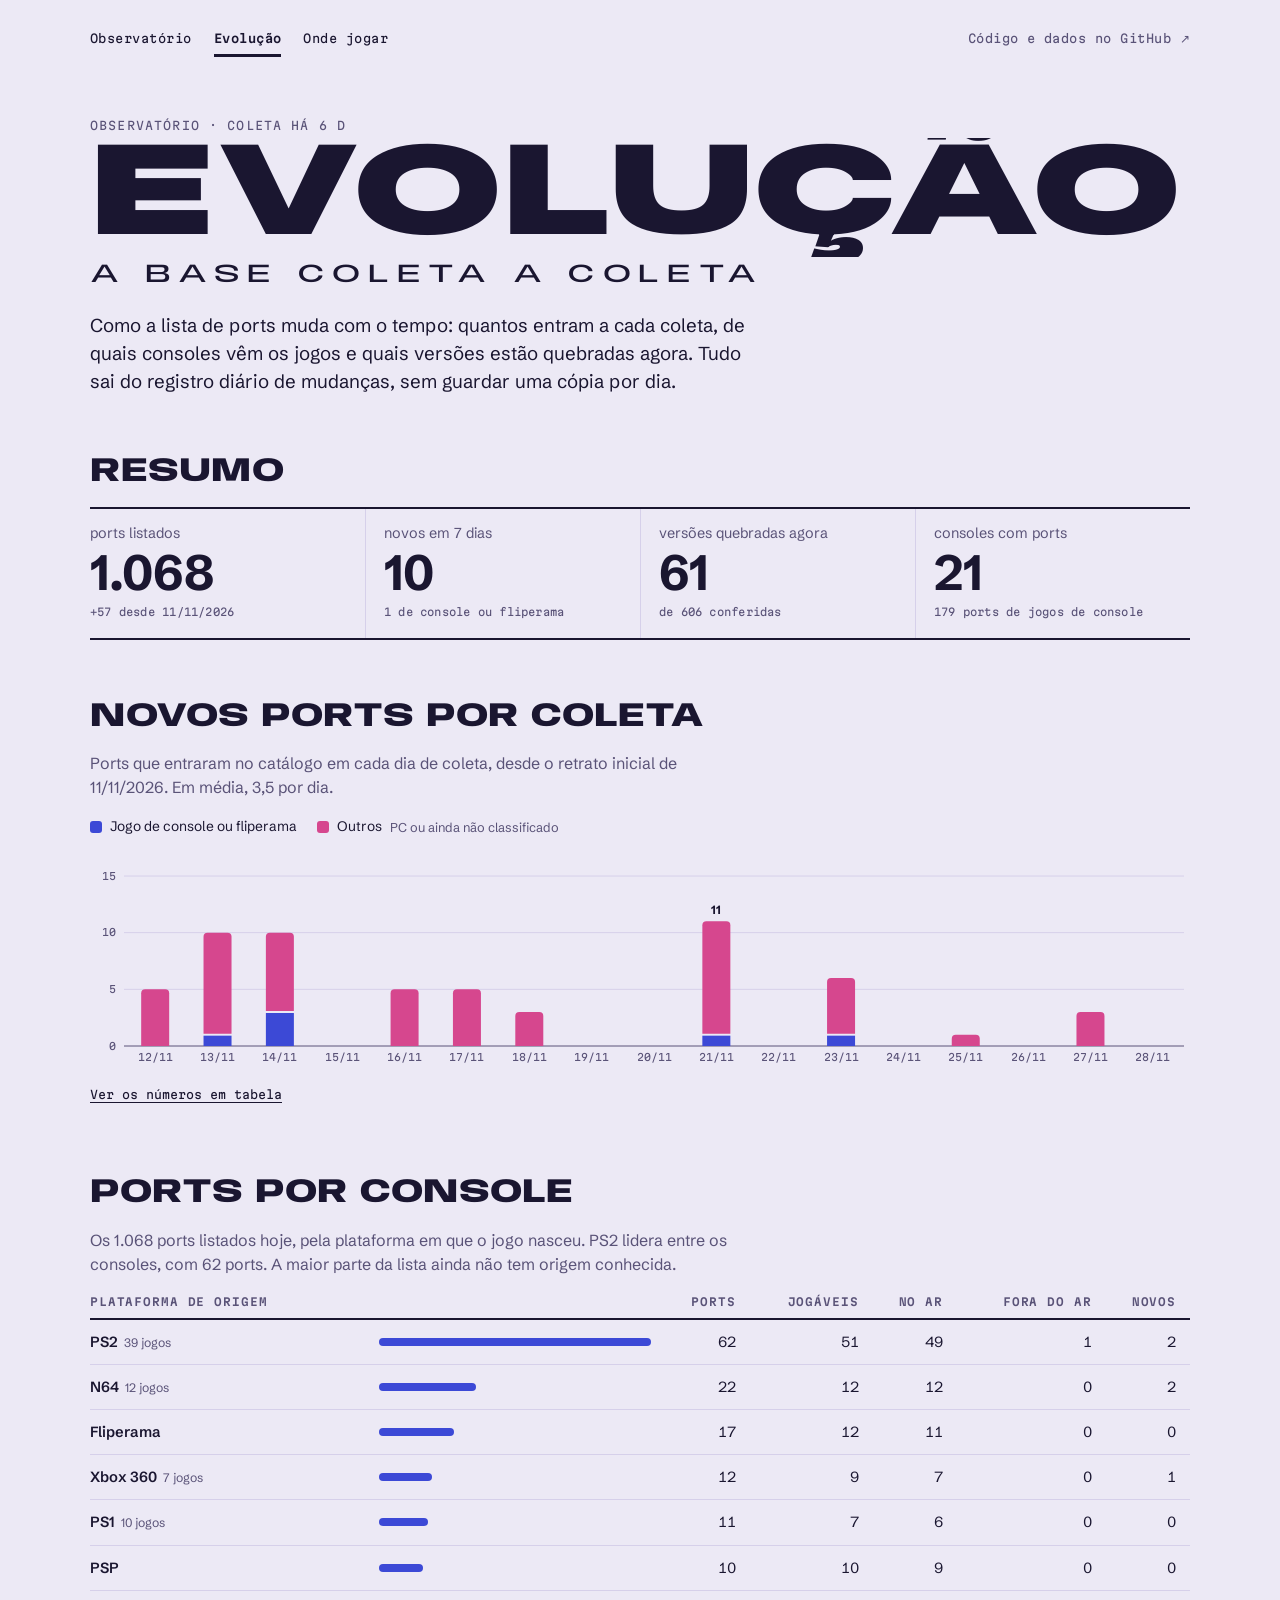
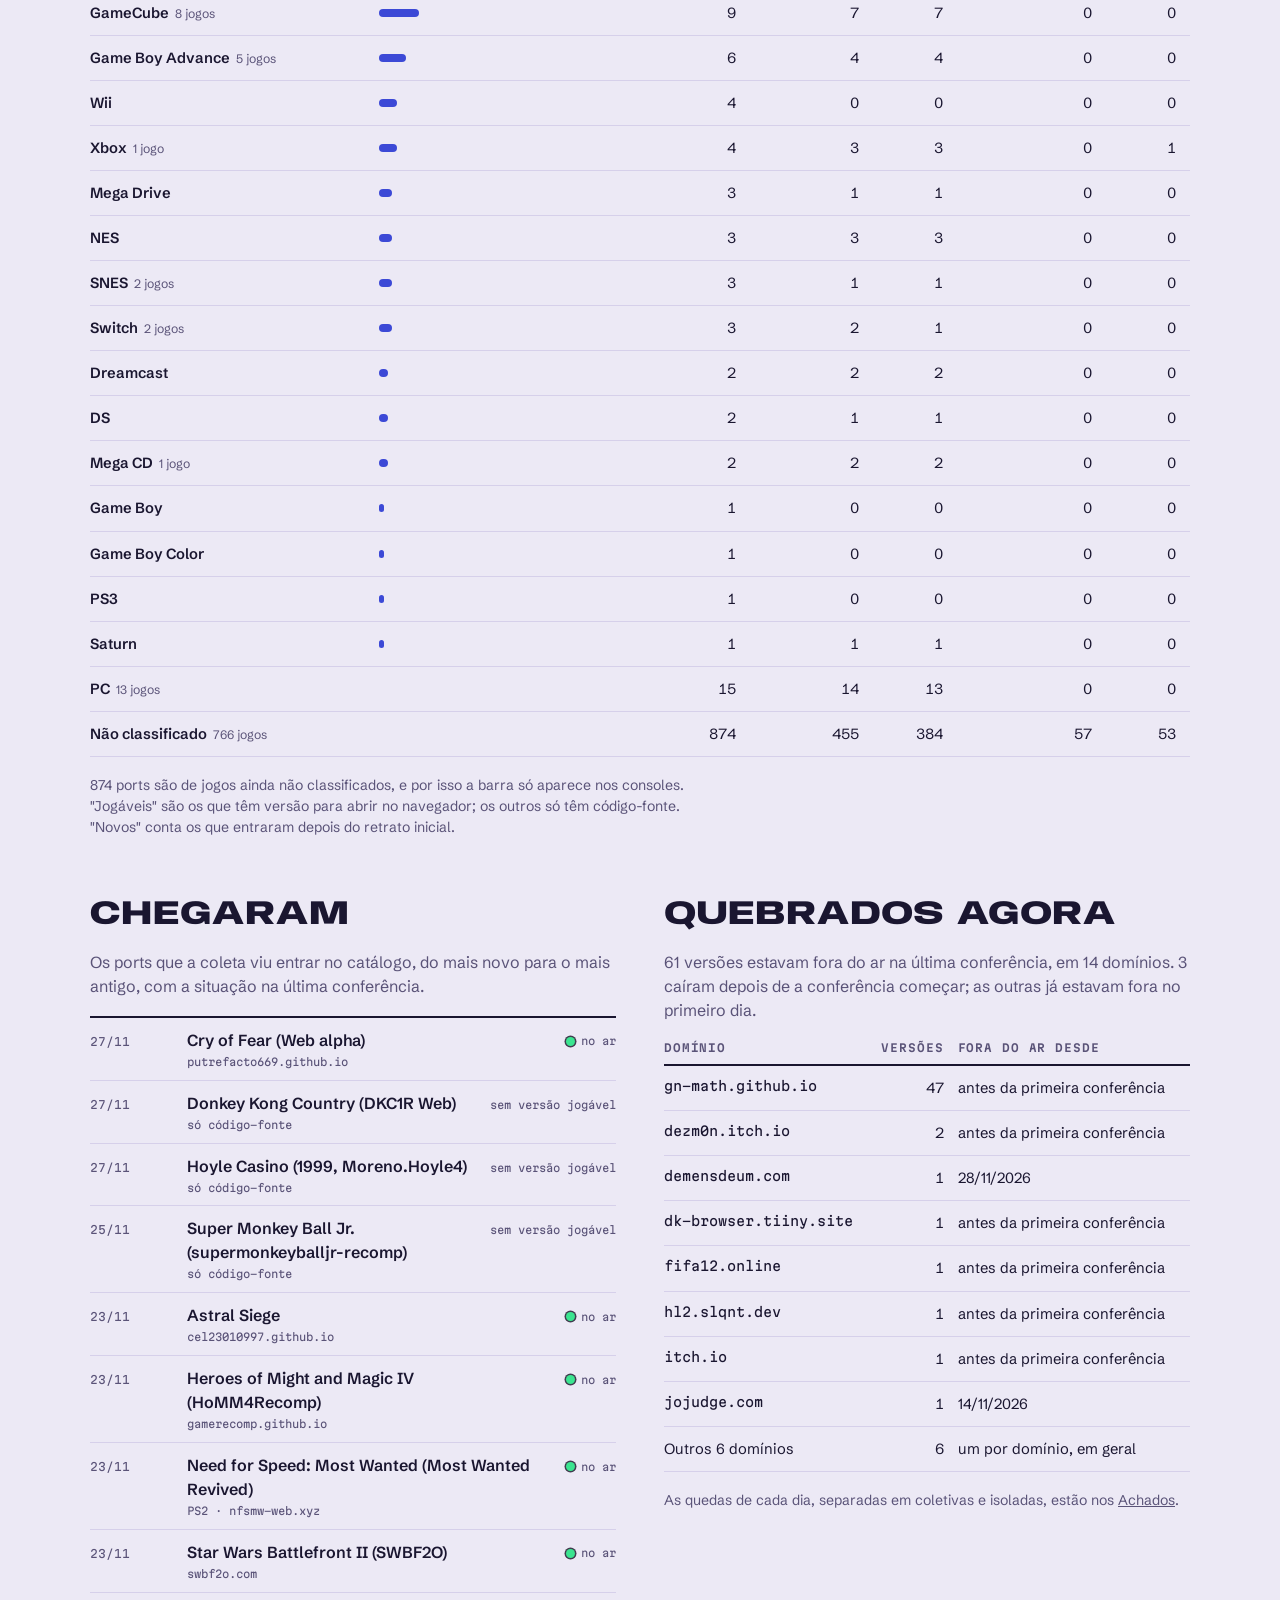
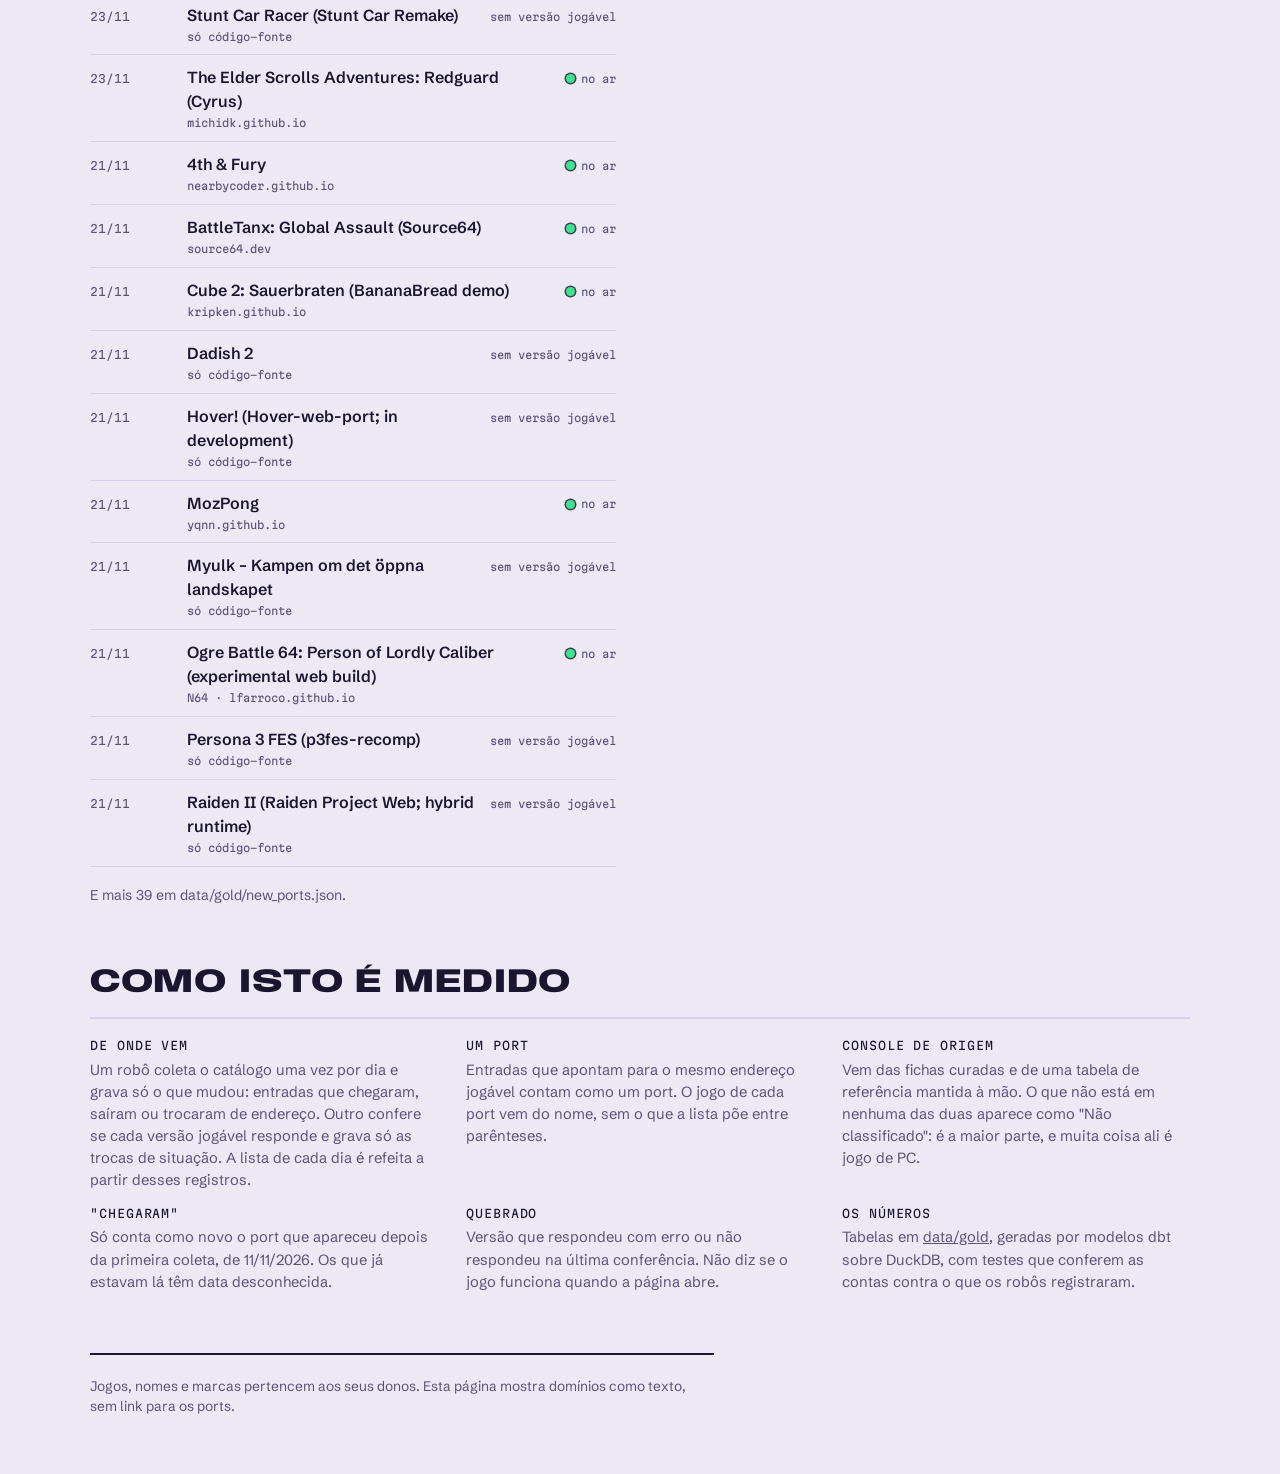
<file: docs/evolucao/index.html>
<!DOCTYPE html>
<html lang="pt-BR">
<head>
<meta charset="utf-8">
<meta name="viewport" content="width=device-width, initial-scale=1">
<title>Evolução · LOKGAM</title>
<meta name="description" content="Como a base de ports de jogos no navegador muda, coleta a coleta: quantos entram, de quais consoles, e quais estão quebrados agora.">
<link rel="preconnect" href="https://fonts.googleapis.com">
<link rel="preconnect" href="https://fonts.gstatic.com" crossorigin>
<link href="https://fonts.googleapis.com/css2?family=Anybody:wdth,wght@50..150,100..900&amp;display=swap" rel="stylesheet">
<link href="https://fonts.googleapis.com/css2?family=Schibsted+Grotesk:wght@400;500;700&amp;display=swap" rel="stylesheet">
<link href="https://fonts.googleapis.com/css2?family=Martian+Mono:wght@400;600&amp;display=swap" rel="stylesheet">
<style>
:root{
  /* Parede de locadora: balcão compacto no topo, um mosaico só de capas geradas, e a ficha abre como cartão de locação.
     O observatório usa o mesmo balcão e troca a parede por medidas: situação agora, faixas de conferência e um gráfico por mês. */
  --wall:#ECE9F5;
  --wall-2:#D6D0EA;
  --ink:#1A1630;
  --ink-2:#5A5378;
  --paper:#FFFDF6;
  --paper-2:#F4EFDE;
  --paper-ink:#1A1630;
  --paper-ink-2:#5F5873;
  --paper-line:#D8D1BD;
  --accent:#FFD21F;
  --accent-ink:#1A1630;
  --plastico:#A7A2BD;
  --plastico-ink:#221D3D;
  /* Estado de um link: nunca usado para outra coisa */
  --ok:#157A4B;
  --warn:#9A5800;
  --bad:#BF2F1E;
  --idle:#6A6485;
  /* Séries de gráfico, validadas contra a parede clara e a escura */
  --serie-1:#3C49D6;
  --serie-2:#D6478E;
  --font-display:"Anybody","Arial Narrow","Helvetica Neue",Impact,sans-serif;
  --font-body:"Schibsted Grotesk","Segoe UI",system-ui,-apple-system,sans-serif;
  --font-mono:"Martian Mono",ui-monospace,"Cascadia Mono","SF Mono",Menlo,Consolas,monospace;
}
@media (prefers-color-scheme: dark){
  :root:not([data-theme="light"]){
    color-scheme:dark;
    --wall:#15122B;
    --wall-2:#2B2654;
    --ink:#F1EEFF;
    --ink-2:#ABA5CC;
    --paper:#231F42;
    --paper-2:#2D2853;
    --paper-ink:#F1EEFF;
    --paper-ink-2:#B3ADD2;
    --paper-line:#433D73;
    --accent:#FFD21F;
    --accent-ink:#1A1630;
    --plastico:#6B6690;
    --plastico-ink:#100D22;
    --ok:#57DDA0;
    --warn:#FFBB55;
    --bad:#FF8572;
    --idle:#9D97BD;
    --serie-1:#6E7BF2;
    --serie-2:#D55181;
  }
}
:root[data-theme="dark"]{
  color-scheme:dark;
  --wall:#15122B;
  --wall-2:#2B2654;
  --ink:#F1EEFF;
  --ink-2:#ABA5CC;
  --paper:#231F42;
  --paper-2:#2D2853;
  --paper-ink:#F1EEFF;
  --paper-ink-2:#B3ADD2;
  --paper-line:#433D73;
  --accent:#FFD21F;
  --accent-ink:#1A1630;
  --plastico:#6B6690;
  --plastico-ink:#100D22;
  --ok:#57DDA0;
  --warn:#FFBB55;
  --bad:#FF8572;
  --idle:#9D97BD;
  --serie-1:#6E7BF2;
  --serie-2:#D55181;
}

*,*::before,*::after{box-sizing:border-box}
html{-webkit-text-size-adjust:100%;scroll-behavior:smooth}
body{margin:0;background:var(--wall);color:var(--ink);font-family:var(--font-body);font-size:1rem;line-height:1.5}
[hidden]{display:none !important}
.sr{position:absolute;width:1px;height:1px;margin:-1px;padding:0;overflow:hidden;clip:rect(0 0 0 0);white-space:nowrap;border:0}
a{color:inherit}
:focus-visible{outline:3px solid var(--accent);outline-offset:3px;box-shadow:0 0 0 6px var(--ink)}

.pagina{max-width:1180px;margin:0 auto;padding:clamp(14px,2.4vw,24px) clamp(16px,4vw,40px) 56px;display:flex;flex-direction:column;gap:clamp(30px,5vw,60px)}

/* Trilho de navegação */
.trilho{display:flex;flex-wrap:wrap;align-items:center;gap:6px 22px;font-family:var(--font-mono);font-size:.74rem;letter-spacing:.04em}
.trilho a{padding:.5em 0;text-decoration:none;border-bottom:3px solid transparent}
.trilho a:hover{border-bottom-color:var(--ink-2)}
.trilho a[aria-current="page"]{font-weight:600;border-bottom-color:var(--ink)}
.trilho__fora{margin-left:auto;color:var(--ink-2)}

/* Balcão */
.balcao{display:grid;gap:16px;container-type:inline-size}
.marca{display:grid;gap:4px}
.marca__sobre{margin:0;font-family:var(--font-mono);font-size:.72rem;letter-spacing:.1em;text-transform:uppercase;color:var(--ink-2)}
.marca__nome{margin:0;font-family:var(--font-display);font-stretch:150%;font-weight:900;font-size:clamp(2rem,10.4cqi,9rem);line-height:.8;letter-spacing:-.015em;text-transform:uppercase;white-space:nowrap;overflow:hidden;padding-block:.05em}
.marca__sub{margin:0;font-family:var(--font-display);font-stretch:150%;font-weight:500;font-size:clamp(.82rem,2.4cqi,1.6rem);line-height:1.1;letter-spacing:.3em;text-transform:uppercase}
.tese{margin:6px 0 0;max-width:60ch;font-size:clamp(1.02rem,1.7cqi,1.22rem);text-wrap:pretty}
.placar{display:flex;flex-wrap:wrap;gap:6px 22px;margin:0;padding:0;list-style:none;font-family:var(--font-mono);font-size:.74rem;color:var(--ink-2)}
.placar b{color:var(--ink);font-weight:600;font-variant-numeric:tabular-nums}
.placar a{text-underline-offset:3px}

/* Selos: os adesivos de classificação */
.selo{display:inline-flex;align-items:center;gap:.5em;font-family:var(--font-mono);font-weight:600;font-size:.66rem;line-height:1;letter-spacing:.05em;text-transform:uppercase;white-space:nowrap;padding:.55em .8em;border-radius:999px;border:2px solid transparent;background:var(--selo-bg);color:var(--selo-fg)}
.selo--official{--selo-bg:#8DB8FF;--selo-fg:#0A1B4D}
.selo--free{--selo-bg:#5FE3A4;--selo-fg:#06301C}
.selo--demo{--selo-bg:#FFB74A;--selo-fg:#3D2000}
.selo--byo_files{--selo-bg:#FF93CC;--selo-fg:#4D0A2E}

/* Luz de status da capa */
.led{flex:none;display:inline-block;width:.85em;height:.85em;border-radius:50%;box-shadow:0 0 0 1.5px rgba(8,5,25,.75)}
.led--online{background:#3BE590}
.led--unstable{background:#FFB020}
.led--offline{background:#FF4D3D}
.led--unverified{background:transparent;box-shadow:inset 0 0 0 1.5px currentColor}

/* Faixa de conferências: cada barrinha é uma conferência, e a altura repete o que a cor diz */
.faixa{display:flex;align-items:flex-end;justify-content:flex-end;gap:2px;height:18px;min-width:0;overflow:hidden}
.pulso{flex:none;display:inline-block;width:6px;height:18px;border-radius:2px;background:currentColor}
.pulso--online{color:var(--ok)}
.pulso--unstable{color:var(--warn);height:11px}
.pulso--offline{color:var(--bad);height:5px}
.pulso--unverified{color:var(--idle);background:transparent;box-shadow:inset 0 0 0 1.5px currentColor}
.pulso--vazio{height:2px;color:var(--wall-2)}
.legenda-pulso{display:flex;flex-wrap:wrap;gap:6px 18px;margin:0;padding:0;list-style:none;font-family:var(--font-mono);font-size:.7rem;color:var(--ink-2)}
.legenda-pulso li{display:inline-flex;align-items:flex-end;gap:7px;line-height:1.2}

/* Seções */
.secao{display:grid;gap:18px}
.secao__titulo{margin:0;font-family:var(--font-display);font-stretch:130%;font-weight:800;font-size:clamp(1.35rem,3vw,2.1rem);line-height:1;text-transform:uppercase;text-wrap:balance}
.secao__lide{margin:0;max-width:64ch;color:var(--ink-2)}
.notas{display:grid;grid-template-columns:repeat(auto-fit,minmax(260px,1fr));gap:14px 28px;margin:0;padding:18px 0 0;border-top:2px solid var(--wall-2)}
.notas div{display:grid;gap:4px;align-content:start}
.notas dt{font-family:var(--font-mono);font-size:.72rem;letter-spacing:.08em;text-transform:uppercase}
.notas dd{margin:0;font-size:.92rem;color:var(--ink-2)}
.rodape{display:grid;gap:6px;padding-top:22px;border-top:2px solid var(--ink);font-size:.86rem;color:var(--ink-2);max-width:78ch}
.rodape p{margin:0}

@media (prefers-reduced-motion: reduce){
  html{scroll-behavior:auto}
}

/* Peças de dados que mais de uma página usa: números grandes, gráfico de colunas e tabelas */
.nota{margin:0;max-width:70ch;font-size:.88rem;color:var(--ink-2)}
.agora{display:grid;grid-template-columns:repeat(4,minmax(0,1fr));gap:0;margin:0;padding:0;list-style:none;border-top:2px solid var(--ink);border-bottom:2px solid var(--ink)}
.agora li{display:grid;gap:6px;padding:16px 18px 18px 0}
.agora li + li{padding-left:18px;border-left:1px solid var(--wall-2)}
.agora__rotulo{display:flex;align-items:flex-end;gap:8px;font-size:.9rem;color:var(--ink-2);line-height:1.2}
.agora__valor{font-size:clamp(2rem,5vw,3.1rem);font-weight:700;line-height:1;letter-spacing:-.02em}
.figura{margin:0;display:grid;gap:14px}
.figura__topo{display:flex;flex-wrap:wrap;align-items:center;justify-content:space-between;gap:10px 24px}
.legenda{display:flex;flex-wrap:wrap;gap:6px 20px;margin:0;padding:0;list-style:none;font-size:.86rem}
.legenda li{display:inline-flex;align-items:center;gap:8px}
.legenda small{color:var(--ink-2);font-size:.8rem}
.amostra{flex:none;width:12px;height:12px;border-radius:3px}
.amostra--1{background:var(--serie-1)}
.amostra--2{background:var(--serie-2)}
.plot{position:relative}
.plot svg{display:block;width:100%;height:auto;overflow:visible}
.plot .grade{stroke:var(--wall-2);stroke-width:1}
.plot .eixo{stroke:var(--ink-2);stroke-width:1}
.plot text{font-family:var(--font-mono);font-size:10px;fill:var(--ink-2)}
.plot .rotulo-valor{font-family:var(--font-body);font-size:12px;font-weight:700;fill:var(--ink)}
.plot .seg-1{fill:var(--serie-1)}
.plot .seg-2{fill:var(--serie-2)}
.plot .faixa-alvo{fill:var(--ink);opacity:0}
.plot .coluna{cursor:default;outline:none}
.plot .coluna:hover .faixa-alvo,.plot .coluna:focus-visible .faixa-alvo{opacity:.07}
.plot .coluna:hover .seg-1,.plot .coluna:hover .seg-2,.plot .coluna:focus-visible .seg-1,.plot .coluna:focus-visible .seg-2{filter:brightness(1.14)}
.plot .coluna:focus-visible .faixa-alvo{stroke:var(--ink);stroke-width:2;opacity:.1}
.dica{position:absolute;z-index:3;pointer-events:none;min-width:11rem;padding:10px 12px;border-radius:6px;background:var(--ink);color:var(--wall);font-size:.82rem;line-height:1.35;box-shadow:0 8px 20px rgba(8,5,25,.3)}
.dica__valor{font-size:1rem;font-weight:700}
.dica__rotulo{font-family:var(--font-mono);font-size:.66rem;letter-spacing:.06em;text-transform:uppercase;opacity:.75;padding-bottom:6px}
.dica__linha{display:flex;align-items:center;gap:8px}
.dica__linha b{font-variant-numeric:tabular-nums}
.chave{flex:none;width:12px;height:3px;border-radius:2px}
.chave--1{background:var(--serie-1)}
.chave--2{background:var(--serie-2)}
.alternar{justify-self:start;font:inherit;font-family:var(--font-mono);font-size:.72rem;color:var(--ink);background:none;border:0;padding:.4em 0;text-decoration:underline;text-underline-offset:3px;cursor:pointer}
.tabela-rolagem{overflow-x:auto}
.tabela{width:100%;border-collapse:collapse;font-size:.92rem}
.tabela th{text-align:left;font-family:var(--font-mono);font-size:.68rem;font-weight:600;letter-spacing:.08em;text-transform:uppercase;color:var(--ink-2);padding:0 14px 8px 0;border-bottom:2px solid var(--ink);vertical-align:bottom}
.tabela td{vertical-align:top;padding:11px 14px 11px 0;border-bottom:1px solid var(--wall-2)}
.tabela .num{text-align:right;font-variant-numeric:tabular-nums;white-space:nowrap}
.tabela th.num{text-align:right;white-space:normal}
.tabela small{display:block;font-weight:400;color:var(--ink-2)}
.tabela--estreita{max-width:34rem}
.figura__titulo{margin:0;font-family:var(--font-mono);font-size:.72rem;font-weight:600;letter-spacing:.08em;text-transform:uppercase}
.tabela__legenda{caption-side:top;text-align:left;padding-bottom:10px;font-family:var(--font-mono);font-size:.72rem;font-weight:600;letter-spacing:.08em;text-transform:uppercase;color:var(--ink)}
.agora__valor a{text-decoration:none}
.agora__valor a:hover{text-decoration:underline;text-underline-offset:6px;text-decoration-thickness:3px}
.agora__detalhe{font-family:var(--font-mono);font-size:.66rem;letter-spacing:.02em;color:var(--ink-2)}
.tabela td.dominio{font-family:var(--font-mono);font-size:.82rem;overflow-wrap:anywhere}
.barra{display:block;height:8px;min-width:2px;border-radius:4px;background:var(--serie-1)}
.celula-barra{width:26%;vertical-align:middle !important}
.duas{display:grid;grid-template-columns:repeat(auto-fit,minmax(min(100%,420px),1fr));gap:clamp(30px,5vw,60px) 48px;align-items:start}
.duas > *{min-width:0}
@media (max-width:760px){
  .celula-barra,.coluna-barra{display:none}
  .agora{grid-template-columns:repeat(2,minmax(0,1fr))}
  .agora li:nth-child(3){padding-left:0;border-left:0}
  .agora li:nth-child(n+3){border-top:1px solid var(--wall-2)}
}

.lista-novos{margin:0;padding:0;list-style:none;border-top:2px solid var(--ink)}
.lista-novos li{display:grid;grid-template-columns:5.2rem minmax(0,1fr) auto;gap:2px 14px;align-items:baseline;padding:10px 0;border-bottom:1px solid var(--wall-2)}
.lista-novos time{font-family:var(--font-mono);font-size:.7rem;color:var(--ink-2)}
.lista-novos b{font-weight:600;overflow-wrap:anywhere}
.lista-novos small{grid-column:2;font-family:var(--font-mono);font-size:.66rem;color:var(--ink-2);overflow-wrap:anywhere}
.lista-novos .situacao{grid-row:1/span 2;grid-column:3;display:inline-flex;align-items:center;gap:6px;font-family:var(--font-mono);font-size:.66rem;color:var(--ink-2);white-space:nowrap}
.tabela td.plataforma{font-weight:600;white-space:nowrap}
.tabela td.plataforma small{display:inline;margin-left:6px;font-weight:400}
.figura{margin-bottom:8px}
@media (max-width:560px){.lista-novos li{grid-template-columns:minmax(0,1fr) auto}.lista-novos time{grid-column:1}.lista-novos small{grid-column:1}.lista-novos .situacao{grid-row:1/span 3;grid-column:2}}
</style>
</head>
<body>
<div class="pagina">
  <nav class="trilho" aria-label="Páginas do site">
    <a href="../">Observatório</a>
    <a href="./" aria-current="page">Evolução</a>
    <a href="../vitrine/">Onde jogar</a>
    <a class="trilho__fora" id="link-repo" href="https://github.com/GabrielKSG7/LOKGAM" rel="noopener noreferrer">Código e dados no GitHub <span aria-hidden="true">↗</span></a>
  </nav>

  <header class="balcao">
    <div class="marca">
      <p class="marca__sobre">Observatório · <span id="atualizado"></span></p>
      <h1 class="marca__nome" id="marca-nome"><span>Evolução</span></h1>
      <p class="marca__sub">a base coleta a coleta</p>
    </div>
    <p class="tese">Como a lista de ports muda com o tempo: quantos entram a cada coleta, de quais consoles vêm os jogos e quais versões estão quebradas agora. Tudo sai do registro diário de mudanças, sem guardar uma cópia por dia.</p>
  </header>

  <section class="secao" id="resumo" aria-labelledby="resumo-titulo">
    <h2 class="secao__titulo" id="resumo-titulo">Resumo</h2>
    <ul class="agora" id="resumo-numeros"></ul>
  </section>

  <section class="secao" id="novos-por-dia" aria-labelledby="novos-dia-titulo">
    <h2 class="secao__titulo" id="novos-dia-titulo">Novos ports por coleta</h2>
    <p class="secao__lide" id="novos-dia-lide"></p>
    <figure class="figura">
      <div class="figura__topo">
        <ul class="legenda">
          <li><i class="amostra amostra--1"></i>Jogo de console ou fliperama</li>
          <li><i class="amostra amostra--2"></i>Outros <small>PC ou ainda não classificado</small></li>
        </ul>
      </div>
      <div class="plot" id="plot-novos"></div>
      <button class="alternar" id="alternar-novos" type="button" aria-expanded="false" aria-controls="tabela-novos">Ver os números em tabela</button>
      <div class="tabela-rolagem" id="tabela-novos" hidden>
        <table class="tabela tabela--estreita">
          <thead><tr><th scope="col">Dia</th><th scope="col" class="num">Entraram</th><th scope="col" class="num">De console</th><th scope="col" class="num">Saíram</th><th scope="col" class="num">Listados</th><th scope="col" class="num">Fora do ar</th></tr></thead>
          <tbody id="tabela-novos-corpo"></tbody>
        </table>
      </div>
    </figure>
  </section>

  <section class="secao" id="por-console" aria-labelledby="console-titulo">
    <h2 class="secao__titulo" id="console-titulo">Ports por console</h2>
    <p class="secao__lide" id="console-lide"></p>
    <div class="tabela-rolagem">
      <table class="tabela">
        <thead><tr><th scope="col">Plataforma de origem</th><th scope="col" class="coluna-barra"><span class="sr">Ports em barra</span></th><th scope="col" class="num">Ports</th><th scope="col" class="num">Jogáveis</th><th scope="col" class="num">No ar</th><th scope="col" class="num">Fora do ar</th><th scope="col" class="num">Novos</th></tr></thead>
        <tbody id="console-corpo"></tbody>
      </table>
    </div>
    <p class="nota" id="console-nota"></p>
  </section>

  <div class="duas">
    <section class="secao" id="novos" aria-labelledby="novos-titulo">
      <h2 class="secao__titulo" id="novos-titulo">Chegaram</h2>
      <p class="secao__lide">Os ports que a coleta viu entrar no catálogo, do mais novo para o mais antigo, com a situação na última conferência.</p>
      <ol class="lista-novos" id="novos-lista"></ol>
    </section>

    <section class="secao" id="quebrados" aria-labelledby="quebrados-titulo">
      <h2 class="secao__titulo" id="quebrados-titulo">Quebrados agora</h2>
      <p class="secao__lide" id="quebrados-lide"></p>
      <div class="tabela-rolagem">
        <table class="tabela">
          <thead><tr><th scope="col">Domínio</th><th scope="col" class="num">Versões</th><th scope="col">Fora do ar desde</th></tr></thead>
          <tbody id="quebrados-corpo"></tbody>
        </table>
      </div>
      <p class="nota">As quedas de cada dia, separadas em coletivas e isoladas, estão nos <a href="../#achados">Achados</a>.</p>
    </section>
  </div>

  <section class="secao" id="metodo" aria-labelledby="metodo-titulo">
    <h2 class="secao__titulo" id="metodo-titulo">Como isto é medido</h2>
    <dl class="notas">
      <div><dt>De onde vem</dt><dd>Um robô coleta o catálogo uma vez por dia e grava só o que mudou: entradas que chegaram, saíram ou trocaram de endereço. Outro confere se cada versão jogável responde e grava só as trocas de situação. A lista de cada dia é refeita a partir desses registros.</dd></div>
      <div><dt>Um port</dt><dd>Entradas que apontam para o mesmo endereço jogável contam como um port. O jogo de cada port vem do nome, sem o que a lista põe entre parênteses.</dd></div>
      <div><dt>Console de origem</dt><dd>Vem das fichas curadas e de uma tabela de referência mantida à mão. O que não está em nenhuma das duas aparece como "Não classificado": é a maior parte, e muita coisa ali é jogo de PC.</dd></div>
      <div><dt>"Chegaram"</dt><dd>Só conta como novo o port que apareceu depois da primeira coleta, de 11/11/2026. Os que já estavam lá têm data desconhecida.</dd></div>
      <div><dt>Quebrado</dt><dd>Versão que respondeu com erro ou não respondeu na última conferência. Não diz se o jogo funciona quando a página abre.</dd></div>
      <div><dt>Os números</dt><dd>Tabelas em <a id="dado-gold" href="#">data/gold</a>, geradas por modelos dbt sobre DuckDB, com testes que conferem as contas contra o que os robôs registraram.</dd></div>
    </dl>
  </section>

  <footer class="rodape">
    <p>Jogos, nomes e marcas pertencem aos seus donos. Esta página mostra domínios como texto, sem link para os ports.</p>
  </footer>
</div>

<script type="application/json" id="dados">{"repo":"https://github.com/GabrielKSG7/LOKGAM","days":[{"added":0,"added_console":0,"checked":null,"console_ports":174,"day":"2026-11-11","offline":null,"ports":1011,"removed":0,"run_at":"2026-11-11T21:20:07Z"},{"added":5,"added_console":0,"checked":571,"console_ports":174,"day":"2026-11-12","offline":59,"ports":1016,"removed":0,"run_at":"2026-11-12T13:14:41Z"},{"added":10,"added_console":1,"checked":577,"console_ports":175,"day":"2026-11-13","offline":88,"ports":1026,"removed":0,"run_at":"2026-11-13T12:36:42Z"},{"added":10,"added_console":3,"checked":579,"console_ports":178,"day":"2026-11-14","offline":89,"ports":1036,"removed":0,"run_at":"2026-11-14T11:44:39Z"},{"added":0,"added_console":0,"checked":579,"console_ports":178,"day":"2026-11-15","offline":89,"ports":1036,"removed":0,"run_at":"2026-11-15T12:14:42Z"},{"added":5,"added_console":0,"checked":582,"console_ports":178,"day":"2026-11-16","offline":60,"ports":1041,"removed":0,"run_at":"2026-11-16T13:07:50Z"},{"added":5,"added_console":0,"checked":585,"console_ports":178,"day":"2026-11-17","offline":60,"ports":1045,"removed":1,"run_at":"2026-11-17T14:08:25Z"},{"added":3,"added_console":0,"checked":586,"console_ports":178,"day":"2026-11-18","offline":60,"ports":1048,"removed":0,"run_at":"2026-11-18T13:25:44Z"},{"added":0,"added_console":0,"checked":586,"console_ports":178,"day":"2026-11-19","offline":60,"ports":1048,"removed":0,"run_at":"2026-11-19T13:53:18Z"},{"added":0,"added_console":0,"checked":586,"console_ports":178,"day":"2026-11-20","offline":60,"ports":1048,"removed":0,"run_at":"2026-11-20T13:35:31Z"},{"added":11,"added_console":1,"checked":599,"console_ports":178,"day":"2026-11-21","offline":61,"ports":1058,"removed":1,"run_at":"2026-11-21T12:59:43Z"},{"added":0,"added_console":0,"checked":599,"console_ports":178,"day":"2026-11-22","offline":62,"ports":1058,"removed":0,"run_at":"2026-11-22T12:51:01Z"},{"added":6,"added_console":1,"checked":605,"console_ports":179,"day":"2026-11-23","offline":61,"ports":1064,"removed":0,"run_at":"2026-11-23T15:20:49Z"},{"added":0,"added_console":0,"checked":605,"console_ports":179,"day":"2026-11-24","offline":61,"ports":1064,"removed":0,"run_at":"2026-11-24T15:15:59Z"},{"added":1,"added_console":0,"checked":605,"console_ports":179,"day":"2026-11-25","offline":61,"ports":1065,"removed":0,"run_at":"2026-11-25T14:55:22Z"},{"added":0,"added_console":0,"checked":605,"console_ports":179,"day":"2026-11-26","offline":60,"ports":1065,"removed":0,"run_at":"2026-11-26T14:25:20Z"},{"added":3,"added_console":0,"checked":606,"console_ports":179,"day":"2026-11-27","offline":60,"ports":1068,"removed":0,"run_at":"2026-11-27T14:19:23Z"},{"added":0,"added_console":0,"checked":606,"console_ports":179,"day":"2026-11-28","offline":61,"ports":1068,"removed":0,"run_at":"2026-11-28T13:35:13Z"}],"platforms":[{"added_since_baseline":0,"games":17,"is_console":true,"offline":0,"online":11,"platform":"Arcade","playable":12,"ports":17,"unstable":0,"unverified":1},{"added_since_baseline":0,"games":2,"is_console":true,"offline":0,"online":1,"platform":"DS","playable":1,"ports":2,"unstable":0,"unverified":0},{"added_since_baseline":0,"games":2,"is_console":true,"offline":0,"online":2,"platform":"Dreamcast","playable":2,"ports":2,"unstable":0,"unverified":0},{"added_since_baseline":0,"games":1,"is_console":true,"offline":0,"online":0,"platform":"Game Boy","playable":0,"ports":1,"unstable":0,"unverified":0},{"added_since_baseline":0,"games":5,"is_console":true,"offline":0,"online":4,"platform":"Game Boy Advance","playable":4,"ports":6,"unstable":0,"unverified":0},{"added_since_baseline":0,"games":1,"is_console":true,"offline":0,"online":0,"platform":"Game Boy Color","playable":0,"ports":1,"unstable":0,"unverified":0},{"added_since_baseline":0,"games":8,"is_console":true,"offline":0,"online":7,"platform":"GameCube","playable":7,"ports":9,"unstable":0,"unverified":0},{"added_since_baseline":0,"games":1,"is_console":true,"offline":0,"online":2,"platform":"Mega CD","playable":2,"ports":2,"unstable":0,"unverified":0},{"added_since_baseline":0,"games":3,"is_console":true,"offline":0,"online":1,"platform":"Mega Drive","playable":1,"ports":3,"unstable":0,"unverified":0},{"added_since_baseline":2,"games":12,"is_console":true,"offline":0,"online":12,"platform":"N64","playable":12,"ports":22,"unstable":0,"unverified":0},{"added_since_baseline":0,"games":3,"is_console":true,"offline":0,"online":3,"platform":"NES","playable":3,"ports":3,"unstable":0,"unverified":0},{"added_since_baseline":53,"games":766,"is_console":false,"offline":57,"online":384,"platform":"Não classificado","playable":455,"ports":874,"unstable":8,"unverified":6},{"added_since_baseline":0,"games":13,"is_console":false,"offline":0,"online":13,"platform":"PC","playable":14,"ports":15,"unstable":0,"unverified":1},{"added_since_baseline":0,"games":10,"is_console":true,"offline":0,"online":6,"platform":"PS1","playable":7,"ports":11,"unstable":0,"unverified":1},{"added_since_baseline":2,"games":39,"is_console":true,"offline":1,"online":49,"platform":"PS2","playable":51,"ports":62,"unstable":1,"unverified":0},{"added_since_baseline":0,"games":1,"is_console":true,"offline":0,"online":0,"platform":"PS3","playable":0,"ports":1,"unstable":0,"unverified":0},{"added_since_baseline":0,"games":10,"is_console":true,"offline":0,"online":9,"platform":"PSP","playable":10,"ports":10,"unstable":1,"unverified":0},{"added_since_baseline":0,"games":2,"is_console":true,"offline":0,"online":1,"platform":"SNES","playable":1,"ports":3,"unstable":0,"unverified":0},{"added_since_baseline":0,"games":1,"is_console":true,"offline":0,"online":1,"platform":"Saturn","playable":1,"ports":1,"unstable":0,"unverified":0},{"added_since_baseline":0,"games":2,"is_console":true,"offline":0,"online":1,"platform":"Switch","playable":2,"ports":3,"unstable":0,"unverified":1},{"added_since_baseline":0,"games":4,"is_console":true,"offline":0,"online":0,"platform":"Wii","playable":0,"ports":4,"unstable":0,"unverified":0},{"added_since_baseline":1,"games":1,"is_console":true,"offline":0,"online":3,"platform":"Xbox","playable":3,"ports":4,"unstable":0,"unverified":0},{"added_since_baseline":1,"games":7,"is_console":true,"offline":0,"online":7,"platform":"Xbox 360","playable":9,"ports":12,"unstable":1,"unverified":1}],"new_ports":[{"first_seen":"2026-11-16T13:07:50Z","game_title":"0 A.D.","is_console":false,"listed":true,"platform":"Não classificado","play_host":null,"port_id":"ultimate-catalog:0-a-d-webassembly-experimental","removed_at":null,"state":null,"title":"0 A.D. (WebAssembly; experimental)"},{"first_seen":"2026-11-21T12:59:43Z","game_title":"4th & Fury","is_console":false,"listed":true,"platform":"Não classificado","play_host":"nearbycoder.github.io","port_id":"ultimate-catalog:4th-fury","removed_at":null,"state":"online","title":"4th & Fury"},{"first_seen":"2026-11-23T15:20:49Z","game_title":"Astral Siege","is_console":false,"listed":true,"platform":"Não classificado","play_host":"cel23010997.github.io","port_id":"ultimate-catalog:astral-siege","removed_at":null,"state":"online","title":"Astral Siege"},{"first_seen":"2026-11-21T12:59:43Z","game_title":"BattleTanx: Global Assault","is_console":false,"listed":true,"platform":"Não classificado","play_host":"source64.dev","port_id":"ultimate-catalog:battletanx-global-assault-source64","removed_at":null,"state":"online","title":"BattleTanx: Global Assault (Source64)"},{"first_seen":"2026-11-16T13:07:50Z","game_title":"Blast Corps","is_console":false,"listed":true,"platform":"Não classificado","play_host":"doridian.github.io","port_id":"ultimate-catalog:blast-corps-dozerencore","removed_at":null,"state":"online","title":"Blast Corps (DozerEncore)"},{"first_seen":"2026-11-14T11:44:39Z","game_title":"Blur","is_console":false,"listed":true,"platform":"Não classificado","play_host":null,"port_id":"ultimate-catalog:blur-blur-web","removed_at":null,"state":null,"title":"Blur (blur-web)"},{"first_seen":"2026-11-13T12:36:42Z","game_title":"Bounce Tales","is_console":false,"listed":true,"platform":"Não classificado","play_host":"prasannaone.github.io","port_id":"ultimate-catalog:bounce-tales","removed_at":null,"state":"online","title":"Bounce Tales"},{"first_seen":"2026-11-17T13:50:26Z","game_title":"Crash of the Titans","is_console":false,"listed":true,"platform":"Não classificado","play_host":null,"port_id":"ultimate-catalog:crash-of-the-titans-crash-ott-web-webgpu","removed_at":null,"state":null,"title":"Crash of the Titans (Crash-OTT-web; WebGPU)"},{"first_seen":"2026-11-18T13:25:44Z","game_title":"Cross Hermit: Welcome to the Farthest","is_console":false,"listed":true,"platform":"Não classificado","play_host":null,"port_id":"ultimate-catalog:cross-hermit-welcome-to-the-farthest-opencrosshermit","removed_at":null,"state":null,"title":"Cross Hermit: Welcome to the Farthest (OpenCrossHermit)"},{"first_seen":"2026-11-27T14:19:23Z","game_title":"Cry of Fear","is_console":false,"listed":true,"platform":"Não classificado","play_host":"putrefacto669.github.io","port_id":"ultimate-catalog:cry-of-fear-web-alpha","removed_at":null,"state":"online","title":"Cry of Fear (Web alpha)"},{"first_seen":"2026-11-21T12:59:43Z","game_title":"Cube 2: Sauerbraten","is_console":false,"listed":true,"platform":"Não classificado","play_host":"kripken.github.io","port_id":"ultimate-catalog:cube-2-sauerbraten-bananabread-demo","removed_at":null,"state":"online","title":"Cube 2: Sauerbraten (BananaBread demo)"},{"first_seen":"2026-11-21T12:59:43Z","game_title":"Dadish 2","is_console":false,"listed":true,"platform":"Não classificado","play_host":null,"port_id":"ultimate-catalog:dadish-2","removed_at":null,"state":null,"title":"Dadish 2"},{"first_seen":"2026-11-27T14:19:23Z","game_title":"Donkey Kong Country","is_console":false,"listed":true,"platform":"Não classificado","play_host":null,"port_id":"ultimate-catalog:donkey-kong-country-dkc1r-web","removed_at":null,"state":null,"title":"Donkey Kong Country (DKC1R Web)"},{"first_seen":"2026-11-17T13:50:26Z","game_title":"Geometry Dash","is_console":false,"listed":true,"platform":"Não classificado","play_host":"gd-webport.pages.dev","port_id":"ultimate-catalog:geometry-dash-ale7208","removed_at":null,"state":"online","title":"Geometry Dash (Ale7208)"},{"first_seen":"2026-11-14T11:44:39Z","game_title":"Grand Theft Auto IV","is_console":true,"listed":true,"platform":"Xbox 360","play_host":null,"port_id":"ultimate-catalog:grand-theft-auto-iv-regrandiv-v2","removed_at":null,"state":null,"title":"Grand Theft Auto IV (reGRANDIV-v2)"},{"first_seen":"2026-11-14T11:44:39Z","game_title":"Halo: Combat Evolved","is_console":true,"listed":true,"platform":"Xbox","play_host":null,"port_id":"ultimate-catalog:halo-combat-evolved-halo-ce-web-multiplayer","removed_at":null,"state":null,"title":"Halo: Combat Evolved (halo-ce-web-multiplayer)"},{"first_seen":"2026-11-17T13:50:26Z","game_title":"Heaven for Death","is_console":false,"listed":true,"platform":"Não classificado","play_host":"ymdryo.github.io","port_id":"ultimate-catalog:heaven-for-death","removed_at":null,"state":"online","title":"Heaven for Death"},{"first_seen":"2026-11-23T15:20:49Z","game_title":"Heroes of Might and Magic IV","is_console":false,"listed":true,"platform":"Não classificado","play_host":"gamerecomp.github.io","port_id":"ultimate-catalog:heroes-of-might-and-magic-iv-homm4recomp","removed_at":null,"state":"online","title":"Heroes of Might and Magic IV (HoMM4Recomp)"},{"first_seen":"2026-11-21T12:59:43Z","game_title":"Hover!","is_console":false,"listed":true,"platform":"Não classificado","play_host":null,"port_id":"ultimate-catalog:hover-hover-web-port-in-development","removed_at":null,"state":null,"title":"Hover! (Hover-web-port; in development)"},{"first_seen":"2026-11-27T14:19:23Z","game_title":"Hoyle Casino","is_console":false,"listed":true,"platform":"Não classificado","play_host":null,"port_id":"ultimate-catalog:hoyle-casino-1999-moreno-hoyle4","removed_at":null,"state":null,"title":"Hoyle Casino (1999, Moreno.Hoyle4)"},{"first_seen":"2026-11-14T11:44:39Z","game_title":"Just Shapes & Beats","is_console":false,"listed":true,"platform":"Não classificado","play_host":null,"port_id":"ultimate-catalog:just-shapes-beats-web-port","removed_at":null,"state":null,"title":"Just Shapes & Beats (web port)"},{"first_seen":"2026-11-12T13:14:41Z","game_title":"Kagetsu Tohya","is_console":false,"listed":true,"platform":"Não classificado","play_host":"kagetsu.pages.dev","port_id":"ultimate-catalog:kagetsu-tohya","removed_at":null,"state":"online","title":"Kagetsu Tohya"},{"first_seen":"2026-11-13T12:36:42Z","game_title":"LEGO Star Wars: The Video Game","is_console":false,"listed":true,"platform":"Não classificado","play_host":"down1oads.github.io","port_id":"ultimate-catalog:lego-star-wars-the-video-game","removed_at":null,"state":"online","title":"LEGO Star Wars: The Video Game"},{"first_seen":"2026-11-12T13:14:41Z","game_title":"Maisy's Playhouse","is_console":false,"listed":true,"platform":"Não classificado","play_host":"games.nostalgiarealm.com","port_id":"ultimate-catalog:maisy-s-playhouse","removed_at":null,"state":"online","title":"Maisy's Playhouse"},{"first_seen":"2026-11-16T13:07:50Z","game_title":"Marble Marcher","is_console":false,"listed":true,"platform":"Não classificado","play_host":null,"port_id":"ultimate-catalog:marble-marcher-webgpu-early-development","removed_at":null,"state":null,"title":"Marble Marcher (WebGPU; early development)"},{"first_seen":"2026-11-13T12:36:42Z","game_title":"Midnight Club 3: DUB Edition","is_console":true,"listed":true,"platform":"PS2","play_host":"dubedition.xyz","port_id":"ultimate-catalog:midnight-club-3-dub-edition-mc3-web-study","removed_at":null,"state":"unstable","title":"Midnight Club 3: DUB Edition (mc3-web-study)"},{"first_seen":"2026-11-21T12:59:43Z","game_title":"MozPong","is_console":false,"listed":true,"platform":"Não classificado","play_host":"yqnn.github.io","port_id":"ultimate-catalog:mozpong","removed_at":null,"state":"online","title":"MozPong"},{"first_seen":"2026-11-21T12:59:43Z","game_title":"Myulk – Kampen om det öppna landskapet","is_console":false,"listed":true,"platform":"Não classificado","play_host":null,"port_id":"ultimate-catalog:myulk-kampen-om-det-oppna-landskapet","removed_at":null,"state":null,"title":"Myulk – Kampen om det öppna landskapet"},{"first_seen":"2026-11-23T15:20:49Z","game_title":"Need for Speed: Most Wanted","is_console":true,"listed":true,"platform":"PS2","play_host":"nfsmw-web.xyz","port_id":"ultimate-catalog:need-for-speed-most-wanted-most-wanted-revived","removed_at":null,"state":"online","title":"Need for Speed: Most Wanted (Most Wanted Revived)"},{"first_seen":"2026-11-21T12:59:43Z","game_title":"Ogre Battle 64: Person of Lordly Caliber","is_console":true,"listed":true,"platform":"N64","play_host":"lfarroco.github.io","port_id":"ultimate-catalog:ogre-battle-64-person-of-lordly-caliber-experimental-web-build","removed_at":null,"state":"online","title":"Ogre Battle 64: Person of Lordly Caliber (experimental web build)"},{"first_seen":"2026-11-13T12:36:42Z","game_title":"Passage","is_console":false,"listed":true,"platform":"Não classificado","play_host":"judooochp.github.io","port_id":"ultimate-catalog:passage","removed_at":null,"state":"online","title":"Passage"},{"first_seen":"2026-11-12T13:14:41Z","game_title":"Persona 1","is_console":false,"listed":true,"platform":"Não classificado","play_host":null,"port_id":"ultimate-catalog:persona-1","removed_at":null,"state":null,"title":"Persona 1"},{"first_seen":"2026-11-21T12:59:43Z","game_title":"Persona 3 FES","is_console":false,"listed":true,"platform":"Não classificado","play_host":null,"port_id":"ultimate-catalog:persona-3-fes-p3fes-recomp","removed_at":null,"state":null,"title":"Persona 3 FES (p3fes-recomp)"},{"first_seen":"2026-11-12T13:14:41Z","game_title":"PetWings","is_console":false,"listed":true,"platform":"Não classificado","play_host":null,"port_id":"ultimate-catalog:petwings","removed_at":null,"state":null,"title":"PetWings"},{"first_seen":"2026-11-13T12:36:42Z","game_title":"Please, Don't Touch Anything 3D","is_console":false,"listed":true,"platform":"Não classificado","play_host":null,"port_id":"ultimate-catalog:please-don-t-touch-anything-3d","removed_at":null,"state":null,"title":"Please, Don't Touch Anything 3D"},{"first_seen":"2026-11-14T11:44:39Z","game_title":"Pokémon Platinum","is_console":false,"listed":true,"platform":"Não classificado","play_host":null,"port_id":"ultimate-catalog:pokemon-platinum-open-sinnoh","removed_at":null,"state":null,"title":"Pokémon Platinum (open-sinnoh)"},{"first_seen":"2026-11-17T13:50:26Z","game_title":"Project Zomboid","is_console":false,"listed":true,"platform":"Não classificado","play_host":null,"port_id":"ultimate-catalog:project-zomboid-public-tech-demo-javascript-jvm-runtime","removed_at":null,"state":null,"title":"Project Zomboid (Public Tech Demo; JavaScript JVM runtime)"},{"first_seen":"2026-11-18T13:25:44Z","game_title":"Quake 2","is_console":false,"listed":true,"platform":"Não classificado","play_host":null,"port_id":"ultimate-catalog:quake-ii-qwasm2-rs-alpha","removed_at":null,"state":null,"title":"Quake II (qwasm2-rs; alpha)"},{"first_seen":"2026-11-21T12:59:43Z","game_title":"Raiden II","is_console":false,"listed":true,"platform":"Não classificado","play_host":null,"port_id":"ultimate-catalog:raiden-ii-raiden-project-web-hybrid-runtime","removed_at":null,"state":null,"title":"Raiden II (Raiden Project Web; hybrid runtime)"},{"first_seen":"2026-11-13T12:36:42Z","game_title":"Rust Legacy","is_console":false,"listed":true,"platform":"Não classificado","play_host":null,"port_id":"ultimate-catalog:rust-legacy","removed_at":null,"state":null,"title":"Rust Legacy"},{"first_seen":"2026-11-13T12:36:42Z","game_title":"Slingshot","is_console":false,"listed":true,"platform":"Não classificado","play_host":"phoenox.github.io","port_id":"ultimate-catalog:slingshot","removed_at":null,"state":"online","title":"Slingshot"},{"first_seen":"2026-11-12T13:14:41Z","game_title":"Sobosuba","is_console":false,"listed":true,"platform":"Não classificado","play_host":"kn0tzer.work.gd","port_id":"ultimate-catalog:sobosuba","removed_at":null,"state":"online","title":"Sobosuba"},{"first_seen":"2026-11-16T13:07:50Z","game_title":"Sonic Robo Blast 2 Kart","is_console":false,"listed":true,"platform":"Não classificado","play_host":"kartweb.gvbvdxx.me","port_id":"ultimate-catalog:sonic-robo-blast-2-kart-srb2kartweb","removed_at":null,"state":"online","title":"Sonic Robo Blast 2 Kart (SRB2KartWeb)"},{"first_seen":"2026-11-17T13:50:26Z","game_title":"Soul of Darkness","is_console":false,"listed":true,"platform":"Não classificado","play_host":"jubayer-cmd.github.io","port_id":"ultimate-catalog:soul-of-darkness","removed_at":null,"state":"online","title":"Soul of Darkness"},{"first_seen":"2026-11-23T15:20:49Z","game_title":"Star Wars Battlefront II","is_console":false,"listed":true,"platform":"Não classificado","play_host":"swbf2o.com","port_id":"ultimate-catalog:star-wars-battlefront-ii-swbf2o","removed_at":null,"state":"online","title":"Star Wars Battlefront II (SWBF2O)"},{"first_seen":"2026-11-23T15:20:49Z","game_title":"Stunt Car Racer","is_console":false,"listed":true,"platform":"Não classificado","play_host":null,"port_id":"ultimate-catalog:stunt-car-racer-stunt-car-remake","removed_at":null,"state":null,"title":"Stunt Car Racer (Stunt Car Remake)"},{"first_seen":"2026-11-14T11:44:39Z","game_title":"Super Mario 64","is_console":true,"listed":true,"platform":"N64","play_host":"andrewnakas.github.io","port_id":"ultimate-catalog:super-mario-64-sm64-cleanroom","removed_at":null,"state":"online","title":"Super Mario 64 (sm64-cleanroom)"},{"first_seen":"2026-11-25T14:55:22Z","game_title":"Super Monkey Ball Jr.","is_console":false,"listed":true,"platform":"Não classificado","play_host":null,"port_id":"ultimate-catalog:super-monkey-ball-jr-supermonkeyballjr-recomp","removed_at":null,"state":null,"title":"Super Monkey Ball Jr. (supermonkeyballjr-recomp)"},{"first_seen":"2026-11-16T13:07:50Z","game_title":"SuperTuxKart","is_console":false,"listed":true,"platform":"Não classificado","play_host":null,"port_id":"ultimate-catalog:supertuxkart-webassembly-experimental","removed_at":null,"state":null,"title":"SuperTuxKart (WebAssembly; experimental)"},{"first_seen":"2026-11-13T12:36:42Z","game_title":"Tennis Game","is_console":false,"listed":true,"platform":"Não classificado","play_host":"kyleschichl0x16.github.io","port_id":"ultimate-catalog:tennis-game","removed_at":null,"state":"online","title":"Tennis Game"},{"first_seen":"2026-11-23T15:20:49Z","game_title":"The Elder Scrolls Adventures: Redguard","is_console":false,"listed":true,"platform":"Não classificado","play_host":"michidk.github.io","port_id":"ultimate-catalog:the-elder-scrolls-adventures-redguard-cyrus","removed_at":null,"state":"online","title":"The Elder Scrolls Adventures: Redguard (Cyrus)"},{"first_seen":"2026-11-14T11:44:39Z","game_title":"The Legend of Zelda: Ocarina of Time","is_console":false,"listed":true,"platform":"Não classificado","play_host":"andrewnakas.github.io","port_id":"ultimate-catalog:the-legend-of-zelda-ocarina-of-time-oot-cleanroom","removed_at":null,"state":"online","title":"The Legend of Zelda: Ocarina of Time (oot-cleanroom)"},{"first_seen":"2026-11-14T11:44:39Z","game_title":"Turok 2: Seeds of Evil","is_console":false,"listed":true,"platform":"Não classificado","play_host":null,"port_id":"ultimate-catalog:turok-2-seeds-of-evil-turok-2-recomp","removed_at":null,"state":null,"title":"Turok 2: Seeds of Evil (turok-2-recomp)"},{"first_seen":"2026-11-14T11:44:39Z","game_title":"Turok 3: Shadow of Oblivion","is_console":false,"listed":true,"platform":"Não classificado","play_host":null,"port_id":"ultimate-catalog:turok-3-shadow-of-oblivion-turok-3-recomp","removed_at":null,"state":null,"title":"Turok 3: Shadow of Oblivion (turok-3-recomp)"},{"first_seen":"2026-11-14T11:44:39Z","game_title":"Turok: Dinosaur Hunter","is_console":false,"listed":true,"platform":"Não classificado","play_host":null,"port_id":"ultimate-catalog:turok-dinosaur-hunter-turok-recomp","removed_at":null,"state":null,"title":"Turok: Dinosaur Hunter (turok-recomp)"},{"first_seen":"2026-11-18T13:25:44Z","game_title":"Ultima V: Warriors of Destiny","is_console":false,"listed":true,"platform":"Não classificado","play_host":"synthwave-pixel.github.io","port_id":"ultimate-catalog:ultima-v-warriors-of-destiny-ultima5","removed_at":null,"state":"online","title":"Ultima V: Warriors of Destiny (ultima5)"},{"first_seen":"2026-11-21T12:59:43Z","game_title":"Vega Strike","is_console":false,"listed":true,"platform":"Não classificado","play_host":null,"port_id":"ultimate-catalog:vega-strike-vega-strike-web-port","removed_at":null,"state":null,"title":"Vega Strike (Vega Strike Web Port)"},{"first_seen":"2026-11-13T12:36:42Z","game_title":"Yar Arazi","is_console":false,"listed":true,"platform":"Não classificado","play_host":null,"port_id":"ultimate-catalog:yar-arazi","removed_at":null,"state":null,"title":"Yar Arazi"},{"first_seen":"2026-11-13T12:36:42Z","game_title":"Zanac EX","is_console":false,"listed":true,"platform":"Não classificado","play_host":null,"port_id":"ultimate-catalog:zanac-ex","removed_at":null,"state":null,"title":"Zanac EX"}],"broken":[{"title":"Amanda The Adventurer","platform":"Não classificado","is_console":false,"play_host":"gn-math.github.io","started_at":"2026-11-12T01:29:08Z","started_basis":"before_first_check","collective":true},{"title":"Andy's Apple Farm","platform":"Não classificado","is_console":false,"play_host":"gn-math.github.io","started_at":"2026-11-12T01:29:08Z","started_basis":"before_first_check","collective":true},{"title":"Baldi's Basics Classic Remastered","platform":"Não classificado","is_console":false,"play_host":"gn-math.github.io","started_at":"2026-11-12T01:29:08Z","started_basis":"before_first_check","collective":true},{"title":"Baldi's Basics Plus","platform":"Não classificado","is_console":false,"play_host":"gn-math.github.io","started_at":"2026-11-12T01:29:08Z","started_basis":"before_first_check","collective":true},{"title":"Bendy and The Ink Machine","platform":"Não classificado","is_console":false,"play_host":"gn-math.github.io","started_at":"2026-11-12T01:29:08Z","started_basis":"before_first_check","collective":true},{"title":"Bendy and The Ink Machine","platform":"Não classificado","is_console":false,"play_host":"gn-math.github.io","started_at":"2026-11-12T01:29:08Z","started_basis":"before_first_check","collective":true},{"title":"BERGENTRUCK 201x","platform":"Não classificado","is_console":false,"play_host":"gn-math.github.io","started_at":"2026-11-12T01:29:08Z","started_basis":"before_first_check","collective":true},{"title":"BLOODMONEY!","platform":"Não classificado","is_console":false,"play_host":"gn-math.github.io","started_at":"2026-11-12T01:29:08Z","started_basis":"before_first_check","collective":true},{"title":"Buckshot Roulette","platform":"Não classificado","is_console":false,"play_host":"gn-math.github.io","started_at":"2026-11-12T01:29:08Z","started_basis":"before_first_check","collective":true},{"title":"Class of '09","platform":"Não classificado","is_console":false,"play_host":"gn-math.github.io","started_at":"2026-11-12T01:29:08Z","started_basis":"before_first_check","collective":true},{"title":"Cuphead","platform":"Não classificado","is_console":false,"play_host":"gn-math.github.io","started_at":"2026-11-12T01:29:08Z","started_basis":"before_first_check","collective":true},{"title":"Cut the Rope (H5DX)","platform":"Não classificado","is_console":false,"play_host":"yell0wsuit.github.io","started_at":"2026-11-12T01:29:08Z","started_basis":"before_first_check","collective":false},{"title":"Dead Plate","platform":"Não classificado","is_console":false,"play_host":"gn-math.github.io","started_at":"2026-11-12T01:29:08Z","started_basis":"before_first_check","collective":true},{"title":"Deadseat","platform":"Não classificado","is_console":false,"play_host":"gn-math.github.io","started_at":"2026-11-12T01:29:08Z","started_basis":"before_first_check","collective":true},{"title":"Deltarune","platform":"Não classificado","is_console":false,"play_host":"gn-math.github.io","started_at":"2026-11-12T01:29:08Z","started_basis":"before_first_check","collective":true},{"title":"Do NOT Take This Cat Home","platform":"Não classificado","is_console":false,"play_host":"gn-math.github.io","started_at":"2026-11-12T01:29:08Z","started_basis":"before_first_check","collective":true},{"title":"Doom (wasoom)","platform":"Não classificado","is_console":false,"play_host":"wasoom.pages.dev","started_at":"2026-11-21T12:59:43Z","started_basis":"observed","collective":false},{"title":"Dungeon Keeper","platform":"Não classificado","is_console":false,"play_host":"dk-browser.tiiny.site","started_at":"2026-11-12T01:29:08Z","started_basis":"before_first_check","collective":false},{"title":"Fears To Fathom","platform":"Não classificado","is_console":false,"play_host":"gn-math.github.io","started_at":"2026-11-12T01:29:08Z","started_basis":"before_first_check","collective":true},{"title":"Feed & Grow Fish","platform":"Não classificado","is_console":false,"play_host":"reeyukifish.pages.dev","started_at":"2026-11-12T01:29:08Z","started_basis":"before_first_check","collective":false},{"title":"FIFA 12","platform":"Não classificado","is_console":false,"play_host":"fifa12.online","started_at":"2026-11-12T01:29:08Z","started_basis":"before_first_check","collective":false},{"title":"FlatOut 2 (dezm0n web port)","platform":"Não classificado","is_console":false,"play_host":"itch.io","started_at":"2026-11-12T01:29:08Z","started_basis":"before_first_check","collective":false},{"title":"FNAF","platform":"Não classificado","is_console":false,"play_host":"gn-math.github.io","started_at":"2026-11-12T01:29:08Z","started_basis":"before_first_check","collective":true},{"title":"Getting Over It","platform":"Não classificado","is_console":false,"play_host":"gn-math.github.io","started_at":"2026-11-12T01:29:08Z","started_basis":"before_first_check","collective":true},{"title":"Half Life 2","platform":"Não classificado","is_console":false,"play_host":"hl2.slqnt.dev","started_at":"2026-11-12T01:29:08Z","started_basis":"before_first_check","collective":false},{"title":"Happy Sheepies","platform":"Não classificado","is_console":false,"play_host":"gn-math.github.io","started_at":"2026-11-12T01:29:08Z","started_basis":"before_first_check","collective":true},{"title":"Hollow Knight (dezm0n web port)","platform":"Não classificado","is_console":false,"play_host":"dezm0n.itch.io","started_at":"2026-11-12T01:29:08Z","started_basis":"before_first_check","collective":false},{"title":"Hotline Miami","platform":"Não classificado","is_console":false,"play_host":"gn-math.github.io","started_at":"2026-11-12T01:29:08Z","started_basis":"before_first_check","collective":true},{"title":"Human Expenditure Program","platform":"Não classificado","is_console":false,"play_host":"gn-math.github.io","started_at":"2026-11-12T01:29:08Z","started_basis":"before_first_check","collective":true},{"title":"I Can't Believe It's Not Sonic 1","platform":"Não classificado","is_console":false,"play_host":"jojudge.com","started_at":"2026-11-14T11:44:40Z","started_basis":"observed","collective":false},{"title":"Jelly Drift","platform":"Não classificado","is_console":false,"play_host":"gn-math.github.io","started_at":"2026-11-12T01:29:08Z","started_basis":"before_first_check","collective":true},{"title":"Karlson","platform":"Não classificado","is_console":false,"play_host":"gn-math.github.io","started_at":"2026-11-12T01:29:08Z","started_basis":"before_first_check","collective":true},{"title":"Kindergarten 1 & 2","platform":"Não classificado","is_console":false,"play_host":"gn-math.github.io","started_at":"2026-11-12T01:29:08Z","started_basis":"before_first_check","collective":true},{"title":"Kino der Toten (theeagler1234 mirror)","platform":"Não classificado","is_console":false,"play_host":"theeagler1234-alt.github.io","started_at":"2026-11-12T01:29:08Z","started_basis":"before_first_check","collective":false},{"title":"koi/_flixel","platform":"Não classificado","is_console":false,"play_host":"oldgrounds.xyz","started_at":"2026-11-12T01:29:08Z","started_basis":"before_first_check","collective":false},{"title":"Lacey's Flash Games","platform":"Não classificado","is_console":false,"play_host":"gn-math.github.io","started_at":"2026-11-12T01:29:08Z","started_basis":"before_first_check","collective":true},{"title":"Milkman Karlson","platform":"Não classificado","is_console":false,"play_host":"gn-math.github.io","started_at":"2026-11-12T01:29:08Z","started_basis":"before_first_check","collective":true},{"title":"Minesweeper Plus","platform":"Não classificado","is_console":false,"play_host":"gn-math.github.io","started_at":"2026-11-12T01:29:08Z","started_basis":"before_first_check","collective":true},{"title":"Need for Speed: Most Wanted (2005) (dezm0n web port)","platform":"PS2","is_console":true,"play_host":"dezm0n.itch.io","started_at":"2026-11-12T01:29:08Z","started_basis":"before_first_check","collective":false},{"title":"OMORI","platform":"Não classificado","is_console":false,"play_host":"gn-math.github.io","started_at":"2026-11-12T01:29:08Z","started_basis":"before_first_check","collective":true},{"title":"People Playground","platform":"Não classificado","is_console":false,"play_host":"gn-math.github.io","started_at":"2026-11-12T01:29:08Z","started_basis":"before_first_check","collective":true},{"title":"Pizza Tower","platform":"Não classificado","is_console":false,"play_host":"gn-math.github.io","started_at":"2026-11-12T01:29:08Z","started_basis":"before_first_check","collective":true},{"title":"R.E.P.O","platform":"Não classificado","is_console":false,"play_host":"gn-math.github.io","started_at":"2026-11-12T01:29:08Z","started_basis":"before_first_check","collective":true},{"title":"RAFT","platform":"Não classificado","is_console":false,"play_host":"gn-math.github.io","started_at":"2026-11-12T01:29:08Z","started_basis":"before_first_check","collective":true},{"title":"Schoolboy Runaway","platform":"Não classificado","is_console":false,"play_host":"gn-math.github.io","started_at":"2026-11-12T01:29:08Z","started_basis":"before_first_check","collective":true},{"title":"Slender: The Eight Pages","platform":"Não classificado","is_console":false,"play_host":"gn-math.github.io","started_at":"2026-11-12T01:29:08Z","started_basis":"before_first_check","collective":true},{"title":"SONIC.EXE","platform":"Não classificado","is_console":false,"play_host":"gn-math.github.io","started_at":"2026-11-12T01:29:08Z","started_basis":"before_first_check","collective":true},{"title":"Speed Stars","platform":"Não classificado","is_console":false,"play_host":"gn-math.github.io","started_at":"2026-11-12T01:29:08Z","started_basis":"before_first_check","collective":true},{"title":"Tattletail","platform":"Não classificado","is_console":false,"play_host":"gn-math.github.io","started_at":"2026-11-12T01:29:08Z","started_basis":"before_first_check","collective":true},{"title":"That's Not My Neighbor","platform":"Não classificado","is_console":false,"play_host":"gn-math.github.io","started_at":"2026-11-12T01:29:08Z","started_basis":"before_first_check","collective":true},{"title":"Deadseat","platform":"Não classificado","is_console":false,"play_host":"gn-math.github.io","started_at":"2026-11-12T01:29:08Z","started_basis":"before_first_check","collective":true},{"title":"The Man From the Window","platform":"Não classificado","is_console":false,"play_host":"gn-math.github.io","started_at":"2026-11-12T01:29:08Z","started_basis":"before_first_check","collective":true},{"title":"Trombone Champ","platform":"Não classificado","is_console":false,"play_host":"wasm.rip","started_at":"2026-11-12T01:29:08Z","started_basis":"before_first_check","collective":false},{"title":"Ultrakill Prelude","platform":"Não classificado","is_console":false,"play_host":"gn-math.github.io","started_at":"2026-11-12T01:29:08Z","started_basis":"before_first_check","collective":true},{"title":"Undertale","platform":"Não classificado","is_console":false,"play_host":"gn-math.github.io","started_at":"2026-11-12T01:29:08Z","started_basis":"before_first_check","collective":true},{"title":"Undertale Yellow","platform":"Não classificado","is_console":false,"play_host":"gn-math.github.io","started_at":"2026-11-12T01:29:08Z","started_basis":"before_first_check","collective":true},{"title":"Unreal Tournament (SurrealEngine Web)","platform":"Não classificado","is_console":false,"play_host":"demensdeum.com","started_at":"2026-11-28T13:35:14Z","started_basis":"observed","collective":false},{"title":"Webfishing","platform":"Não classificado","is_console":false,"play_host":"gn-math.github.io","started_at":"2026-11-12T01:29:08Z","started_basis":"before_first_check","collective":true},{"title":"Witch's Heart","platform":"Não classificado","is_console":false,"play_host":"gn-math.github.io","started_at":"2026-11-12T01:29:08Z","started_basis":"before_first_check","collective":true},{"title":"Yandere Simulator","platform":"Não classificado","is_console":false,"play_host":"gn-math.github.io","started_at":"2026-11-12T01:29:08Z","started_basis":"before_first_check","collective":true},{"title":"Yume Nikki","platform":"Não classificado","is_console":false,"play_host":"gn-math.github.io","started_at":"2026-11-12T01:29:08Z","started_basis":"before_first_check","collective":true}]}</script>
<script>
/* Funções que a vitrine e o observatório dividem: textos, datas e a regra da luz de status. */
window.LOKGAM = (function () {
  'use strict';
  var L = {};

  L.esc = function (s) {
    return String(s).replace(/[&<>"']/g, function (c) {
      return { '&': '&amp;', '<': '&lt;', '>': '&gt;', '"': '&quot;', "'": '&#39;' }[c];
    });
  };
  L.plural = function (n, um, varios) { return n + ' ' + (n === 1 ? um : varios); };
  L.lista = function (a) { return a.length < 2 ? a.join('') : a.slice(0, -1).join(', ') + ' e ' + a[a.length - 1]; };

  L.ESTADO = { online: 'No ar', unstable: 'Instável', offline: 'Fora do ar', unverified: 'Não conferido' };
  L.ESTADO_CURTO = { online: 'no ar', unstable: 'instável', offline: 'fora do ar', unverified: 'não conferido' };
  L.TIPO = { launch: 'Lançamento', dmca_notice: 'Notificação de direitos autorais', removal: 'Remoção', outage: 'Queda', restored: 'Voltou ao ar', model_change: 'Mudou de modelo' };
  L.TECNICA = {
    native_web: 'Feito para a web',
    source_port: 'Compilado a partir do código-fonte',
    reimplementation: 'Motor reescrito do zero',
    decompilation: 'Código reconstruído por engenharia reversa',
    recompilation: 'Recompilação estática do código original',
    emulation: 'Emulação no navegador',
    unknown: 'Ainda não identificada'
  };
  L.MES = ['jan', 'fev', 'mar', 'abr', 'mai', 'jun', 'jul', 'ago', 'set', 'out', 'nov', 'dez'];

  /* "2026-11-10" vira 10/11/2026, "2026-09" vira set/2026, "2015" fica 2015 */
  L.data = function (s) {
    if (!s) return '';
    var p = s.slice(0, 10).split('-');
    if (p[2]) return p[2] + '/' + p[1] + '/' + p[0];
    if (p[1]) return L.MES[+p[1] - 1] + '/' + p[0];
    return p[0];
  };
  /* Data só com mês vai para o fim daquele mês na ordenação */
  L.chave = function (d) { return d.length === 7 ? d + '-99' : d; };
  L.temHora = function (s) { return s.length > 10; };
  L.instante = function (s) { return Date.parse(L.temHora(s) ? s : s + 'T12:00:00Z'); };
  L.dataHora = function (s) {
    if (!L.temHora(s)) return L.data(s);
    return new Date(s).toLocaleString('pt-BR', { day: '2-digit', month: '2-digit', year: 'numeric', hour: '2-digit', minute: '2-digit' });
  };
  L.idadeCurta = function (ms) {
    var min = Math.max(0, Math.round(ms / 60000));
    if (min < 1) return 'agora';
    if (min < 60) return min + ' min';
    var h = Math.round(min / 60);
    return h < 48 ? h + ' h' : Math.round(h / 24) + ' d';
  };
  L.ha = function (ms) {
    var curta = L.idadeCurta(ms);
    return curta === 'agora' ? 'agora há pouco' : 'há ' + curta;
  };
  /* Quando foi uma conferência: "há 3 h", ou "em 10/11" se ela só tem o dia */
  L.quando = function (check, agora, curto) {
    if (!check) return '';
    if (!L.temHora(check.checked_at)) {
      var p = check.checked_at.split('-');
      return (curto ? '' : 'em ') + p[2] + '/' + p[1];
    }
    var ms = agora - Date.parse(check.checked_at);
    return curto ? L.idadeCurta(ms) : L.ha(ms);
  };

  /* A regra da luz. Vale a última conferência que de fato viu o site, e ela vale
     por 72 horas. Depois disso, ou sem nenhuma, a luz volta para "não conferido":
     a página nunca afirma o estado de agora com base em dado velho. */
  L.VALIDADE_MS = 72 * 3600 * 1000;
  L.situacao = function (item, agora) {
    var visto = item.seen;
    if (visto && agora - L.instante(visto.checked_at) <= L.VALIDADE_MS) return { state: visto.state, check: visto, vencida: false };
    return { state: 'unverified', check: visto || item.last || null, vencida: !!visto };
  };

  /* Faixa de conferências, da mais antiga para a mais recente. `vagas` completa
     com traços à esquerda para todas as faixas de uma lista terem o mesmo tamanho. */
  L.faixa = function (historico, vagas) {
    var caixa = document.createElement('span');
    caixa.className = 'faixa';
    caixa.setAttribute('role', 'img');
    var conta = { online: 0, unstable: 0, offline: 0, unverified: 0 };
    for (var i = historico.length; i < (vagas || 0); i++) {
      var vazio = document.createElement('i');
      vazio.className = 'pulso pulso--vazio';
      caixa.appendChild(vazio);
    }
    historico.forEach(function (h) {
      var b = document.createElement('i');
      b.className = 'pulso pulso--' + h[1];
      b.title = L.dataHora(h[0]) + ': ' + L.ESTADO_CURTO[h[1]];
      conta[h[1]]++;
      caixa.appendChild(b);
    });
    var partes = Object.keys(conta).filter(function (k) { return conta[k]; }).map(function (k) { return conta[k] + ' ' + L.ESTADO_CURTO[k]; });
    caixa.setAttribute('aria-label', historico.length
      ? L.plural(historico.length, 'conferência', 'conferências') + ': ' + L.lista(partes)
      : 'Nenhuma conferência ainda');
    return caixa;
  };

  /* Letreiro: mantém a letra na largura máxima e ajusta o tamanho para ocupar a linha */
  L.ajustarLetreiro = function (el, maximo) {
    var letras = el.firstElementChild;
    el.style.fontSize = '';
    var fs = parseFloat(getComputedStyle(el).fontSize);
    var w = letras.getBoundingClientRect().width;
    if (w > 0) el.style.fontSize = Math.min(fs * el.clientWidth / w * 0.992, maximo || 190) + 'px';
  };

  L.aCadaMinuto = function (fn) { fn(); setInterval(fn, 60000); };

  /* Colunas empilhadas, de uma ou duas séries, numa escala só a partir de zero.
     opcoes: linhas, series [{valor: fn(linha), classe: 'seg-1'|'seg-2', rotulo}], rotulo(linha, i),
     descricao(linha), dica(linha) -> {titulo, subtitulo, extra?}, titulo (para leitores de tela).
     Devolve a função que redesenha; ela já é chamada de novo quando a janela muda de tamanho. */
  L.colunas = function (plot, o) {
    var NS = 'http://www.w3.org/2000/svg';
    function el(tag, attrs, texto) {
      var n = document.createElementNS(NS, tag);
      for (var k in attrs) n.setAttribute(k, attrs[k]);
      if (texto != null) n.textContent = texto;
      return n;
    }
    function div(classe, texto) { var n = document.createElement('div'); n.className = classe; if (texto != null) n.textContent = texto; return n; }
    function topo(x, y, w, h) {
      var r = Math.min(4, h, w / 2);
      return 'M' + x + ',' + (y + h) + ' L' + x + ',' + (y + r) + ' Q' + x + ',' + y + ' ' + (x + r) + ',' + y +
        ' L' + (x + w - r) + ',' + y + ' Q' + (x + w) + ',' + y + ' ' + (x + w) + ',' + (y + r) + ' L' + (x + w) + ',' + (y + h) + ' Z';
    }
    var dica = div('dica');
    dica.hidden = true;
    function total(linha) { return o.series.reduce(function (t, s) { return t + s.valor(linha); }, 0); }
    function mostrar(linha, x, y) {
      var d = o.dica(linha);
      dica.textContent = '';
      dica.appendChild(div('dica__valor', d.titulo));
      dica.appendChild(div('dica__rotulo', d.subtitulo));
      if (o.series.length > 1) o.series.forEach(function (s, i) {
        var l = div('dica__linha');
        var chave = document.createElement('i');
        chave.className = 'chave chave--' + (i + 1);
        l.appendChild(chave);
        var b = document.createElement('b');
        b.textContent = s.valor(linha);
        l.appendChild(b);
        l.appendChild(document.createTextNode(s.rotulo));
        dica.appendChild(l);
      });
      if (d.extra) dica.appendChild(div('dica__linha', d.extra));
      dica.hidden = false;
      var largura = dica.offsetWidth, altura = dica.offsetHeight, folga = 22;
      var direita = x + folga, esquerda = x - folga - largura;
      dica.style.left = Math.max(0, direita + largura <= plot.clientWidth ? direita : esquerda) + 'px';
      dica.style.top = Math.max(0, Math.min(y - 6, plot.clientHeight - altura)) + 'px';
    }
    function desenhar() {
      var linhas = o.linhas;
      plot.textContent = '';
      plot.appendChild(dica);
      var W = Math.max(280, plot.clientWidth), esq = 34, dir = 6, alto = 24, alturaPlot = o.altura || 170, base = 22;
      var H = alto + alturaPlot + base;
      var banda = (W - esq - dir) / Math.max(1, linhas.length);
      var larguraBarra = Math.min(28, Math.max(6, banda * 0.5));
      var maior = Math.max.apply(null, linhas.map(total).concat([1]));
      var passos = [1, 2, 5, 10, 20, 25, 50, 100, 200, 250, 500, 1000];
      var passo = passos.filter(function (p) { return maior / p <= 5; })[0] || Math.ceil(maior / 5);
      var teto = Math.ceil(maior / passo) * passo;
      var y = function (v) { return alto + alturaPlot - v / teto * alturaPlot; };
      var desenho = el('svg', { viewBox: '0 0 ' + W + ' ' + H, width: W, height: H, role: 'group', 'aria-label': o.titulo });
      for (var t = 0; t <= teto; t += passo) {
        desenho.appendChild(el('line', { x1: esq, x2: W - dir, y1: y(t), y2: y(t), 'class': t ? 'grade' : 'eixo' }));
        desenho.appendChild(el('text', { x: esq - 8, y: y(t) + 3.5, 'text-anchor': 'end' }, t));
      }
      var pico = 0;
      linhas.forEach(function (l, i) { if (total(l) > total(linhas[pico])) pico = i; });
      var pular = banda < 34 ? Math.ceil(34 / banda) : 1;
      linhas.forEach(function (linha, i) {
        var soma = total(linha), cx = esq + banda * (i + 0.5), x = cx - larguraBarra / 2;
        var g = el('g', { 'class': 'coluna', tabindex: 0, role: 'img', 'aria-label': o.descricao(linha) });
        g.appendChild(el('rect', { 'class': 'faixa-alvo', x: esq + banda * i, y: alto - 14, width: banda, height: alturaPlot + 14 }));
        /* Segmentos de baixo para cima; 2px da cor da parede entre eles; só a ponta de cima é arredondada */
        var acumulado = 0, visiveis = o.series.filter(function (s) { return s.valor(linha) > 0; });
        visiveis.forEach(function (s, k) {
          var v = s.valor(linha), h = v / teto * alturaPlot, ultimo = k === visiveis.length - 1;
          var vao = visiveis.length > 1 ? (k === 0 || ultimo ? 1 : 2) : 0;
          if (ultimo) g.appendChild(el('path', { 'class': s.classe, d: topo(x, y(acumulado + v), larguraBarra, Math.max(1, h - (k ? 1 : 0))) }));
          else g.appendChild(el('rect', { 'class': s.classe, x: x, y: y(acumulado + v) + vao, width: larguraBarra, height: Math.max(1, h - vao) }));
          acumulado += v;
        });
        if (i === pico && soma > 0) g.appendChild(el('text', { 'class': 'rotulo-valor', x: cx, y: y(soma) - 7, 'text-anchor': 'middle' }, soma));
        if (i % pular === 0) g.appendChild(el('text', { x: cx, y: alto + alturaPlot + 15, 'text-anchor': 'middle' }, o.rotulo(linha, i)));
        var ver = function () { var k = plot.clientWidth / W; mostrar(linha, cx * k, y(soma) * k); };
        g.addEventListener('pointerenter', ver);
        g.addEventListener('focus', ver);
        g.addEventListener('pointerleave', function () { dica.hidden = true; });
        g.addEventListener('blur', function () { dica.hidden = true; });
        desenho.appendChild(g);
      });
      plot.appendChild(desenho);
    }
    desenhar();
    L.aoRedimensionar(desenhar);
    return desenhar;
  };

  /* Liga um botão a uma tabela escondida: "Ver os números em tabela" */
  L.alternarTabela = function (botao, tabela) {
    botao.addEventListener('click', function () {
      tabela.hidden = !tabela.hidden;
      botao.setAttribute('aria-expanded', String(!tabela.hidden));
      botao.textContent = tabela.hidden ? 'Ver os números em tabela' : 'Esconder a tabela';
    });
  };
  L.aoRedimensionar = function (fn) {
    var espera;
    window.addEventListener('resize', function () { clearTimeout(espera); espera = setTimeout(fn, 120); });
    if (document.fonts && document.fonts.ready) document.fonts.ready.then(fn);
  };

  return L;
})();

</script>
<script>
(function () {
  var L = window.LOKGAM;
  var D = JSON.parse(document.getElementById('dados').textContent);
  var $ = function (s) { return document.querySelector(s); };
  function no(tag, classe, texto) {
    var n = document.createElement(tag);
    if (classe) n.className = classe;
    if (texto != null) n.textContent = texto;
    return n;
  }
  var milhar = function (n) { return n.toLocaleString('pt-BR'); };
  var NOME = { Arcade: 'Fliperama', 'Não classificado': 'Não classificado' };
  var nome = function (p) { return NOME[p] || p; };
  var dia = function (s, longo) { var p = s.slice(0, 10).split('-'); return p[2] + '/' + p[1] + (longo ? '/' + p[0] : ''); };

  $('#link-repo').href = D.repo;
  $('#dado-gold').href = D.repo + '/tree/main/data/gold';
  L.ajustarLetreiro($('#marca-nome'));
  L.aoRedimensionar(function () { L.ajustarLetreiro($('#marca-nome')); });

  var E = D.days, ultimo = E[E.length - 1], primeiro = E[0];
  L.aCadaMinuto(function () { $('#atualizado').textContent = 'coleta ' + L.quando({ checked_at: ultimo.run_at }, Date.now()); });

  /* Resumo */
  var semana = E.filter(function (d) { return L.instante(ultimo.run_at) - L.instante(d.run_at) < 7 * 86400000 && d !== primeiro; });
  var novosSemana = semana.reduce(function (t, d) { return t + d.added; }, 0);
  var consoles = D.platforms.filter(function (p) { return p.is_console; });
  [
    [milhar(ultimo.ports), 'ports listados', '+' + milhar(ultimo.ports - primeiro.ports) + ' desde ' + dia(primeiro.day, true)],
    [milhar(novosSemana), 'novos em 7 dias', semana.reduce(function (t, d) { return t + d.added_console; }, 0) + ' de console ou fliperama'],
    [milhar(ultimo.offline || 0), 'versões quebradas agora', 'de ' + milhar(ultimo.checked || 0) + ' conferidas'],
    [consoles.length, 'consoles com ports', milhar(ultimo.console_ports) + ' ports de jogos de console']
  ].forEach(function (x) {
    var li = no('li');
    li.appendChild(no('span', 'agora__rotulo', x[1]));
    li.appendChild(no('span', 'agora__valor', x[0]));
    li.appendChild(no('small', 'agora__detalhe', x[2]));
    $('#resumo-numeros').appendChild(li);
  });

  /* Novos por coleta: o primeiro dia é o retrato inicial, e não entra */
  var dias = E.slice(1);
  $('#novos-dia-lide').textContent = 'Ports que entraram no catálogo em cada dia de coleta, desde o retrato inicial de ' + dia(primeiro.day, true) +
    '. Em média, ' + (dias.reduce(function (t, d) { return t + d.added; }, 0) / Math.max(1, dias.length)).toLocaleString('pt-BR', { maximumFractionDigits: 1 }) + ' por dia.';
  L.colunas($('#plot-novos'), {
    linhas: dias,
    titulo: 'Novos ports por dia de coleta, separados em console e outros',
    series: [
      { valor: function (d) { return d.added_console; }, classe: 'seg-1', rotulo: 'de console ou fliperama' },
      { valor: function (d) { return d.added - d.added_console; }, classe: 'seg-2', rotulo: 'outros' }
    ],
    rotulo: function (d) { return dia(d.day); },
    descricao: function (d) { return dia(d.day, true) + ': ' + L.plural(d.added, 'port novo', 'ports novos') + ', ' + d.added_console + ' de console'; },
    dica: function (d) {
      return { titulo: d.added ? L.plural(d.added, 'port novo', 'ports novos') : 'Nenhum port novo', subtitulo: dia(d.day, true),
        extra: milhar(d.ports) + ' listados' + (d.removed ? ', ' + d.removed + ' saíram' : '') };
    }
  });
  E.forEach(function (d, i) {
    var tr = no('tr');
    tr.appendChild(no('td', '', dia(d.day, true) + (i === 0 ? ' (retrato inicial)' : '')));
    [i ? d.added : '—', i ? d.added_console : '—', i ? d.removed : '—', milhar(d.ports), d.offline == null ? '—' : d.offline].forEach(function (v) { tr.appendChild(no('td', 'num', v)); });
    $('#tabela-novos-corpo').appendChild(tr);
  });
  L.alternarTabela($('#alternar-novos'), $('#tabela-novos'));

  var naoClass = D.platforms.filter(function (p) { return p.platform === 'Não classificado'; })[0];
  /* Por console: consoles primeiro, do maior para o menor; PC e não classificados no fim */
  var ordem = D.platforms.slice().sort(function (a, b) {
    var grupo = function (p) { return p.is_console ? 0 : p.platform === 'PC' ? 1 : 2; };
    return grupo(a) - grupo(b) || b.ports - a.ports || a.platform.localeCompare(b.platform, 'pt-BR');
  });
  var maior = Math.max.apply(null, consoles.map(function (p) { return p.ports; }).concat([1]));
  ordem.forEach(function (p) {
    var tr = no('tr');
    var td = no('td', 'plataforma', nome(p.platform));
    if (p.games !== p.ports) td.appendChild(no('small', '', L.plural(p.games, 'jogo', 'jogos')));
    tr.appendChild(td);
    var celula = no('td', 'celula-barra');
    if (p.is_console) {
      var barra = no('span', 'barra');
      barra.style.width = (p.ports / maior * 100) + '%';
      celula.appendChild(barra);
    }
    tr.appendChild(celula);
    [p.ports, p.playable, p.online, p.offline, p.added_since_baseline].forEach(function (v) { tr.appendChild(no('td', 'num', milhar(v))); });
    $('#console-corpo').appendChild(tr);
  });
  var lider = consoles.slice().sort(function (a, b) { return b.ports - a.ports; })[0];
  $('#console-lide').textContent = 'Os ' + milhar(ultimo.ports) + ' ports listados hoje, pela plataforma em que o jogo nasceu. ' +
    (lider ? nome(lider.platform) + ' lidera entre os consoles, com ' + L.plural(lider.ports, 'port', 'ports') + '. ' : '') +
    (naoClass && naoClass.ports > ultimo.ports / 2 ? 'A maior parte da lista ainda não tem origem conhecida.' : '');
  $('#console-nota').textContent = (naoClass ? milhar(naoClass.ports) + ' ports são de jogos ainda não classificados, e por isso a barra só aparece nos consoles. ' : '') +
    '"Jogáveis" são os que têm versão para abrir no navegador; os outros só têm código-fonte. "Novos" conta os que entraram depois do retrato inicial.';

  /* Chegaram */
  var novos = D.new_ports.slice().sort(function (a, b) { return a.first_seen < b.first_seen ? 1 : a.first_seen > b.first_seen ? -1 : a.title.localeCompare(b.title, 'pt-BR'); });
  novos.slice(0, 20).forEach(function (p) {
    var li = no('li');
    li.appendChild(no('time', '', dia(p.first_seen)));
    li.appendChild(no('b', '', p.title));
    li.appendChild(no('small', '', [p.is_console ? nome(p.platform) : null, p.play_host || 'só código-fonte'].filter(Boolean).join(' · ')));
    var s = no('span', 'situacao');
    var estado = !p.listed ? null : p.state;
    if (estado) s.appendChild(no('i', 'led led--' + estado));
    s.appendChild(document.createTextNode(!p.listed ? 'saiu da lista' : estado ? L.ESTADO_CURTO[estado] : 'sem versão jogável'));
    li.appendChild(s);
    $('#novos-lista').appendChild(li);
  });
  if (novos.length > 20) $('#novos-lista').after(no('p', 'nota', 'E mais ' + (novos.length - 20) + ' em data/gold/new_ports.json.'));

  /* Quebrados agora, agrupados por domínio */
  var porDominio = {};
  D.broken.forEach(function (b) {
    var k = b.play_host;
    var g = porDominio[k] = porDominio[k] || { host: k, n: 0, desde: b.started_at, antes: false };
    g.n++;
    if (b.started_at < g.desde) g.desde = b.started_at;
    if (b.started_basis === 'before_first_check') g.antes = true;
  });
  var grupos = Object.keys(porDominio).map(function (k) { return porDominio[k]; })
    .sort(function (a, b) { return b.n - a.n || a.host.localeCompare(b.host); });
  var MOSTRAR = 8, resto = grupos.slice(MOSTRAR);
  grupos.slice(0, MOSTRAR).forEach(function (g) {
    var tr = no('tr');
    tr.appendChild(no('td', 'dominio', g.host));
    tr.appendChild(no('td', 'num', g.n));
    tr.appendChild(no('td', '', g.antes ? 'antes da primeira conferência' : dia(g.desde, true)));
    $('#quebrados-corpo').appendChild(tr);
  });
  if (resto.length) {
    var tr = no('tr');
    tr.appendChild(no('td', '', 'Outros ' + resto.length + ' domínios'));
    tr.appendChild(no('td', 'num', resto.reduce(function (t, g) { return t + g.n; }, 0)));
    tr.appendChild(no('td', '', 'um por domínio, em geral'));
    $('#quebrados-corpo').appendChild(tr);
  }
  var vistas = D.broken.filter(function (b) { return b.started_basis === 'observed'; }).length;
  $('#quebrados-lide').textContent = L.plural(D.broken.length, 'versão estava fora do ar', 'versões estavam fora do ar') + ' na última conferência, em ' +
    L.plural(grupos.length, 'domínio', 'domínios') + '. ' + (vistas ? L.plural(vistas, 'caiu', 'caíram') + ' depois de a conferência começar; as outras já estavam fora no primeiro dia.' : 'Todas já estavam fora no primeiro dia de conferência.');
})();
</script>
</body>
</html>
</file>
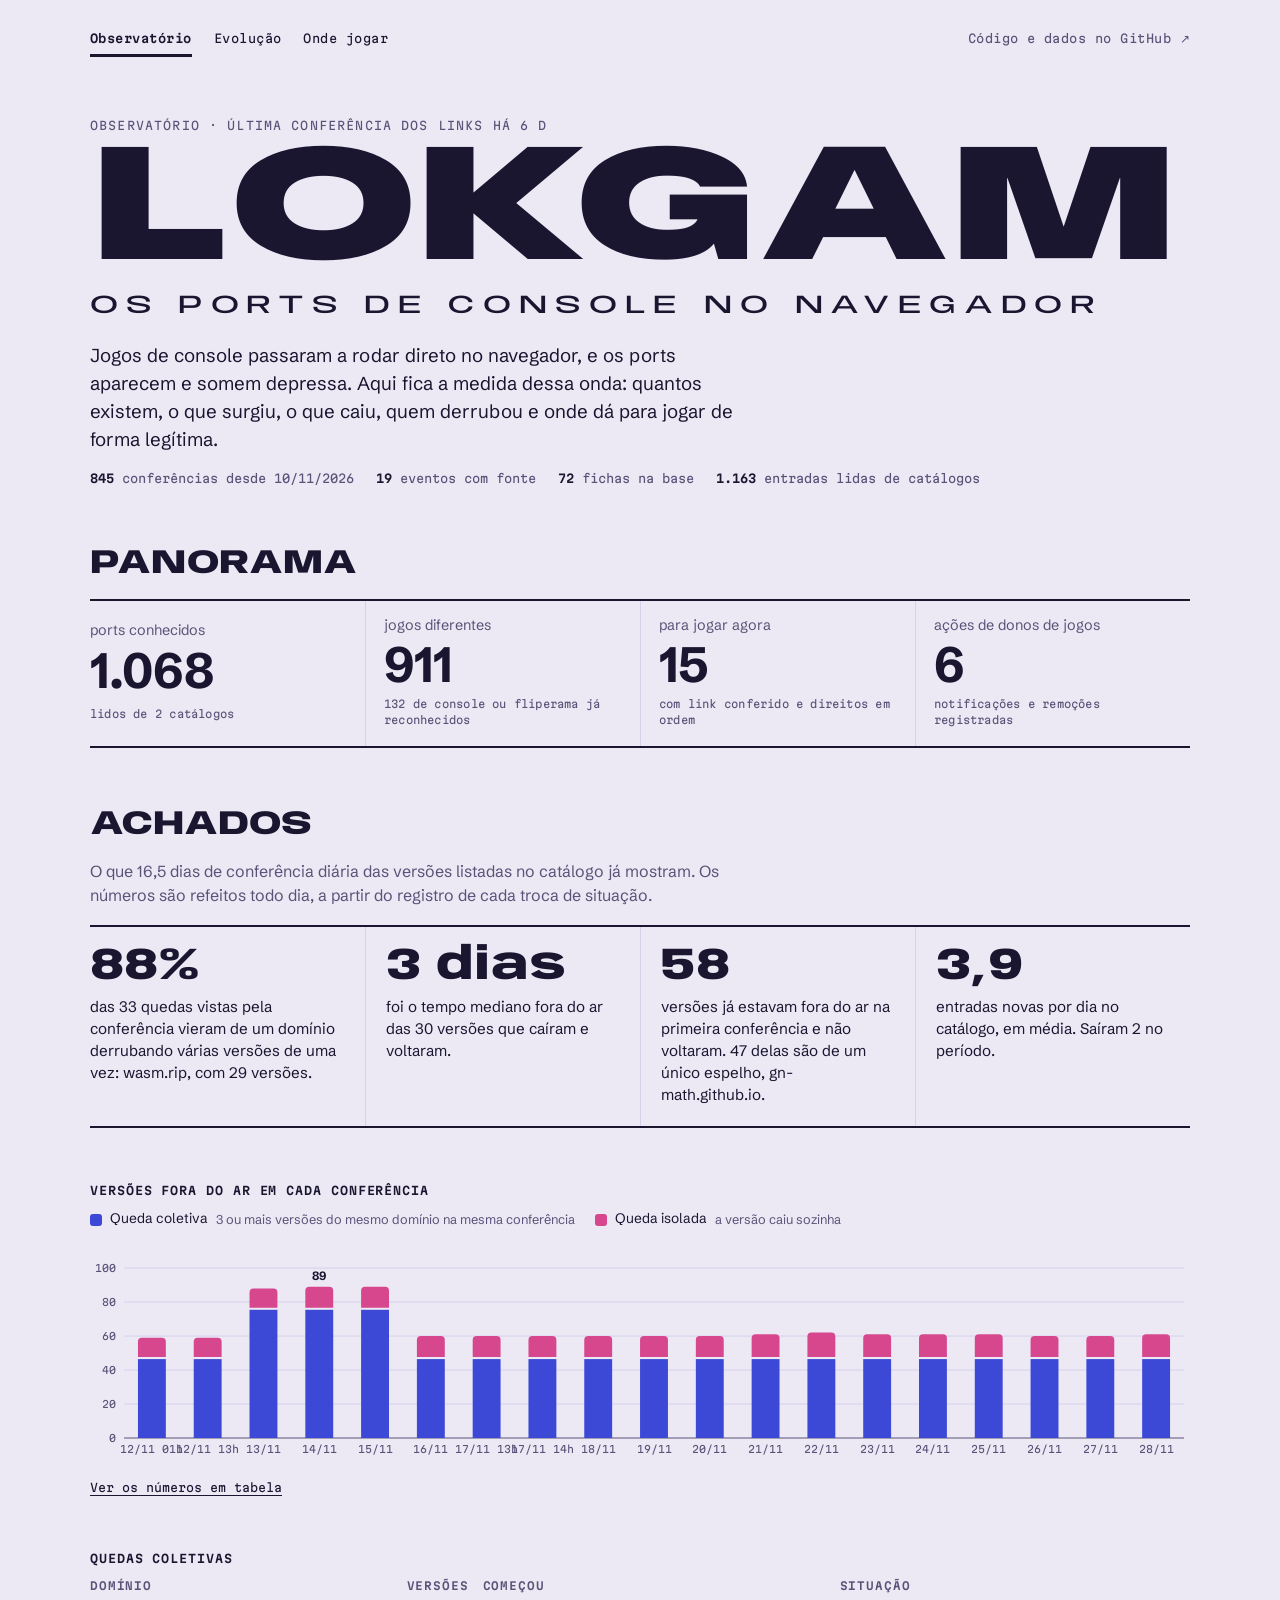
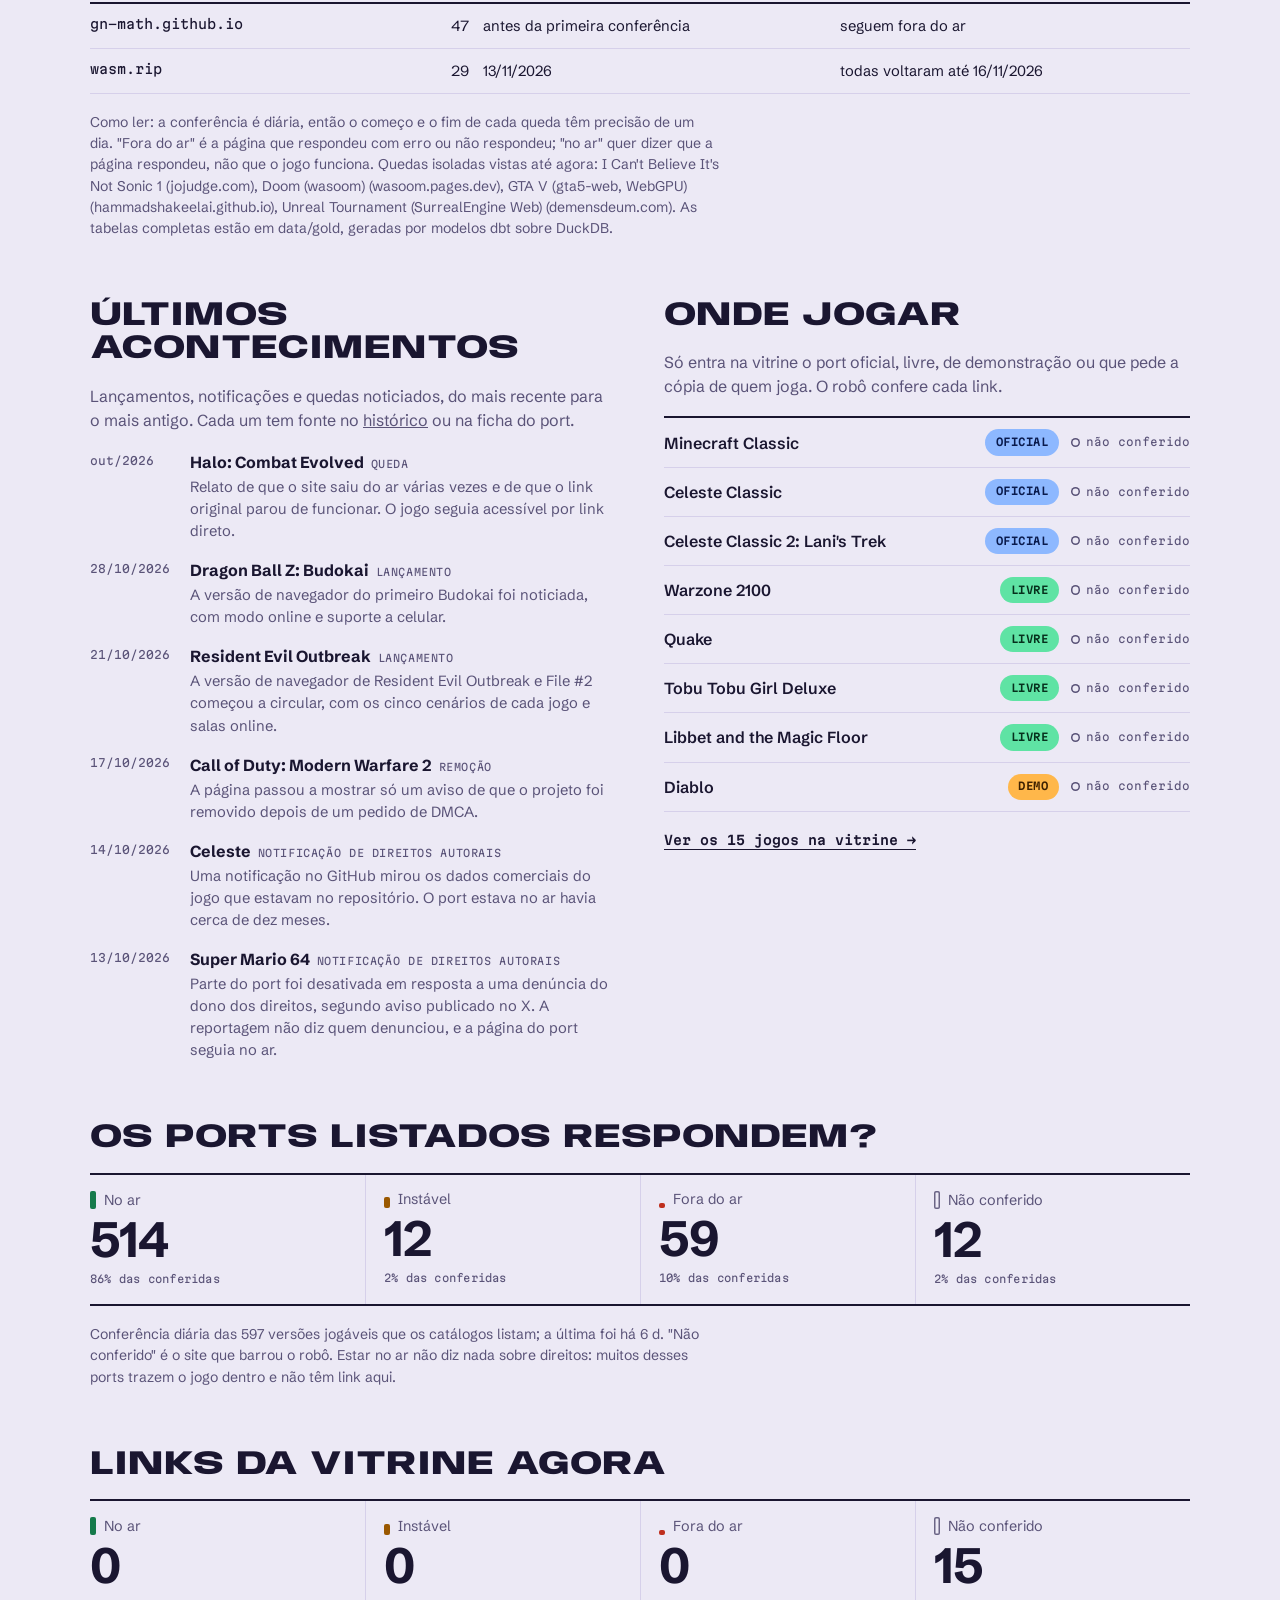
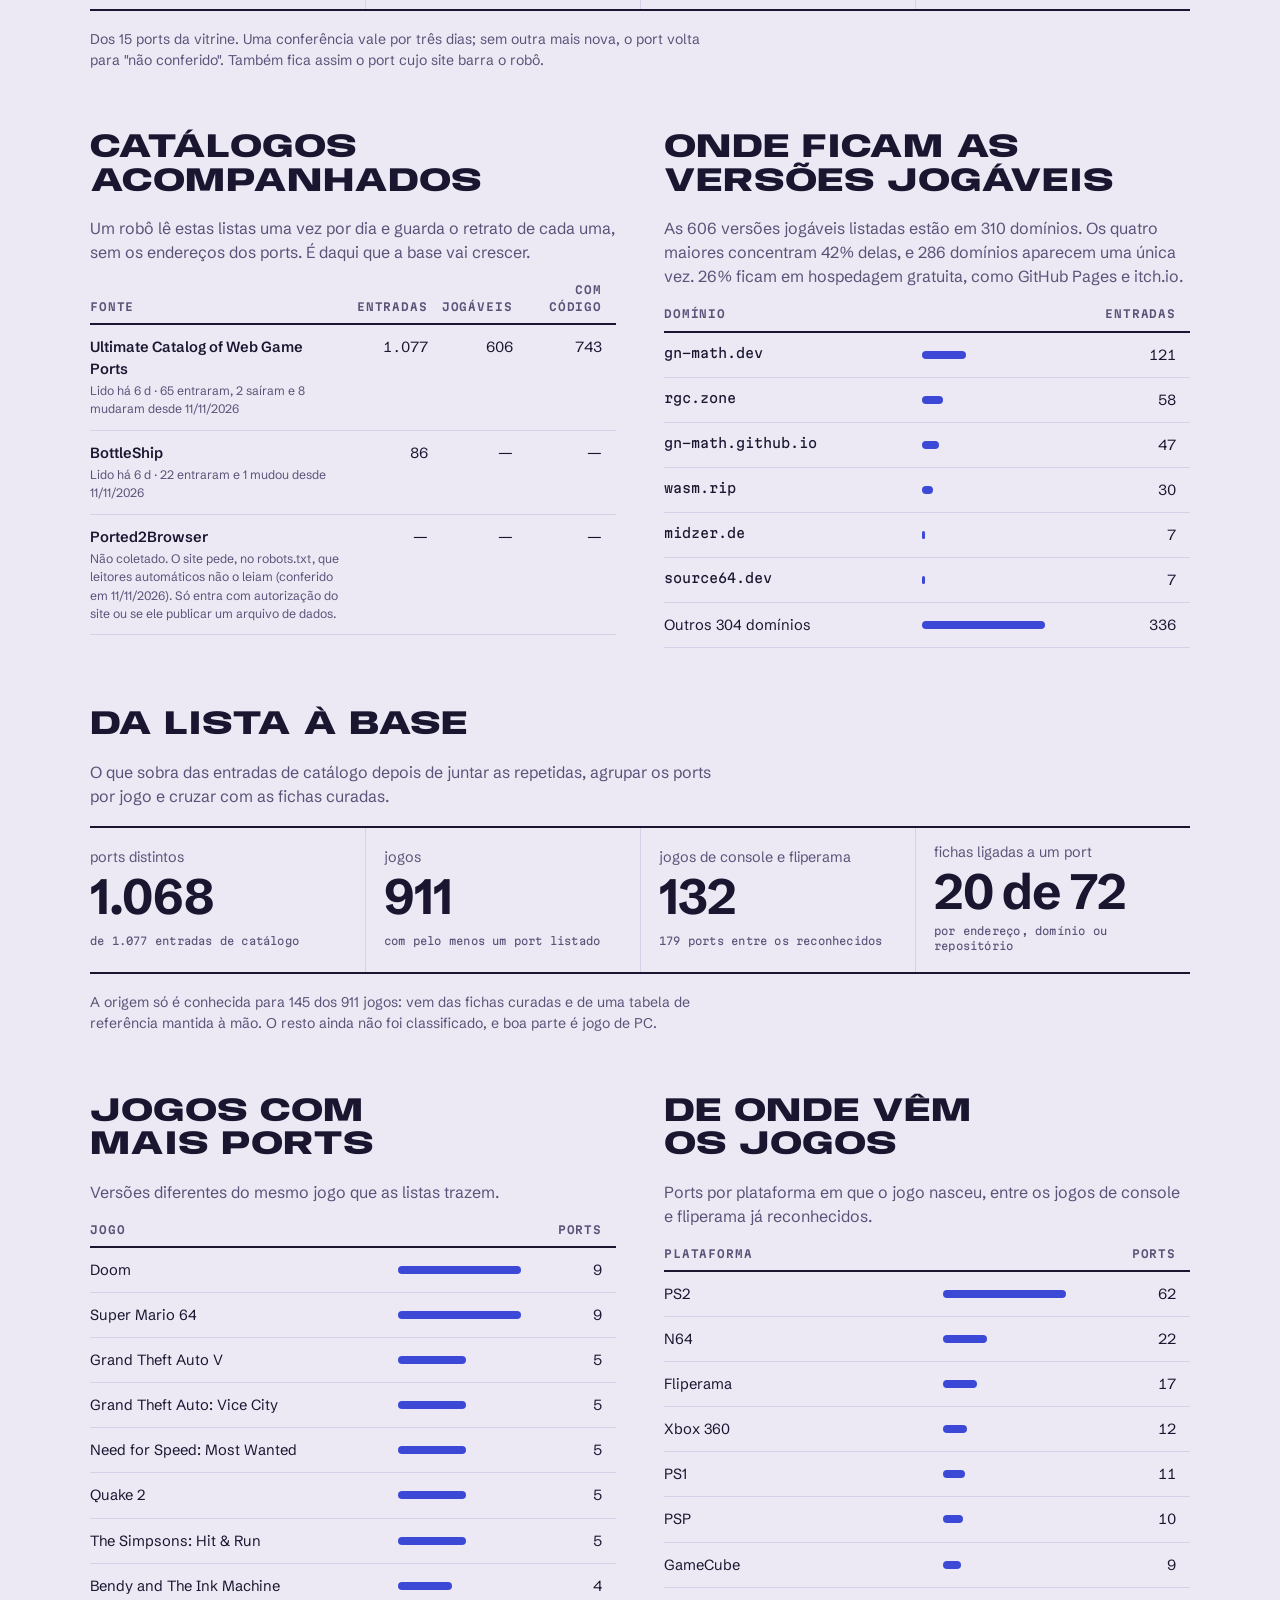
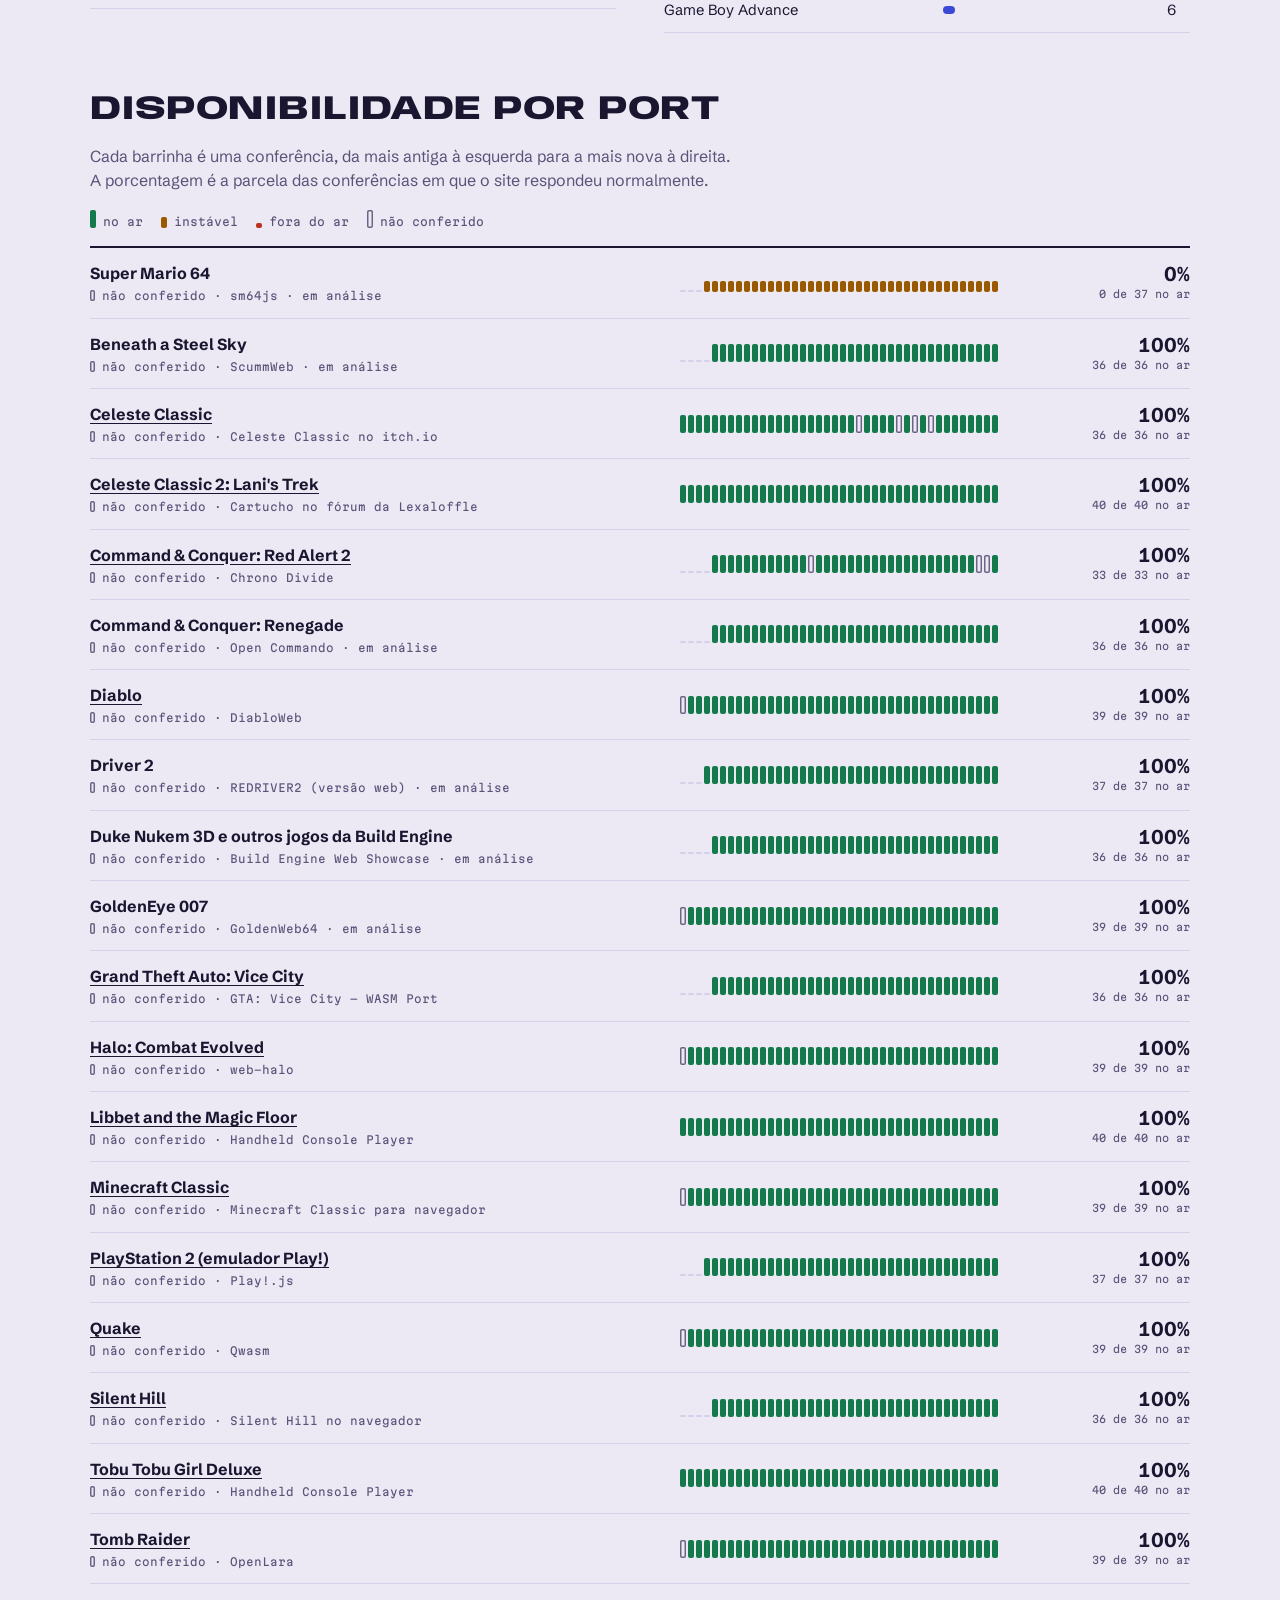
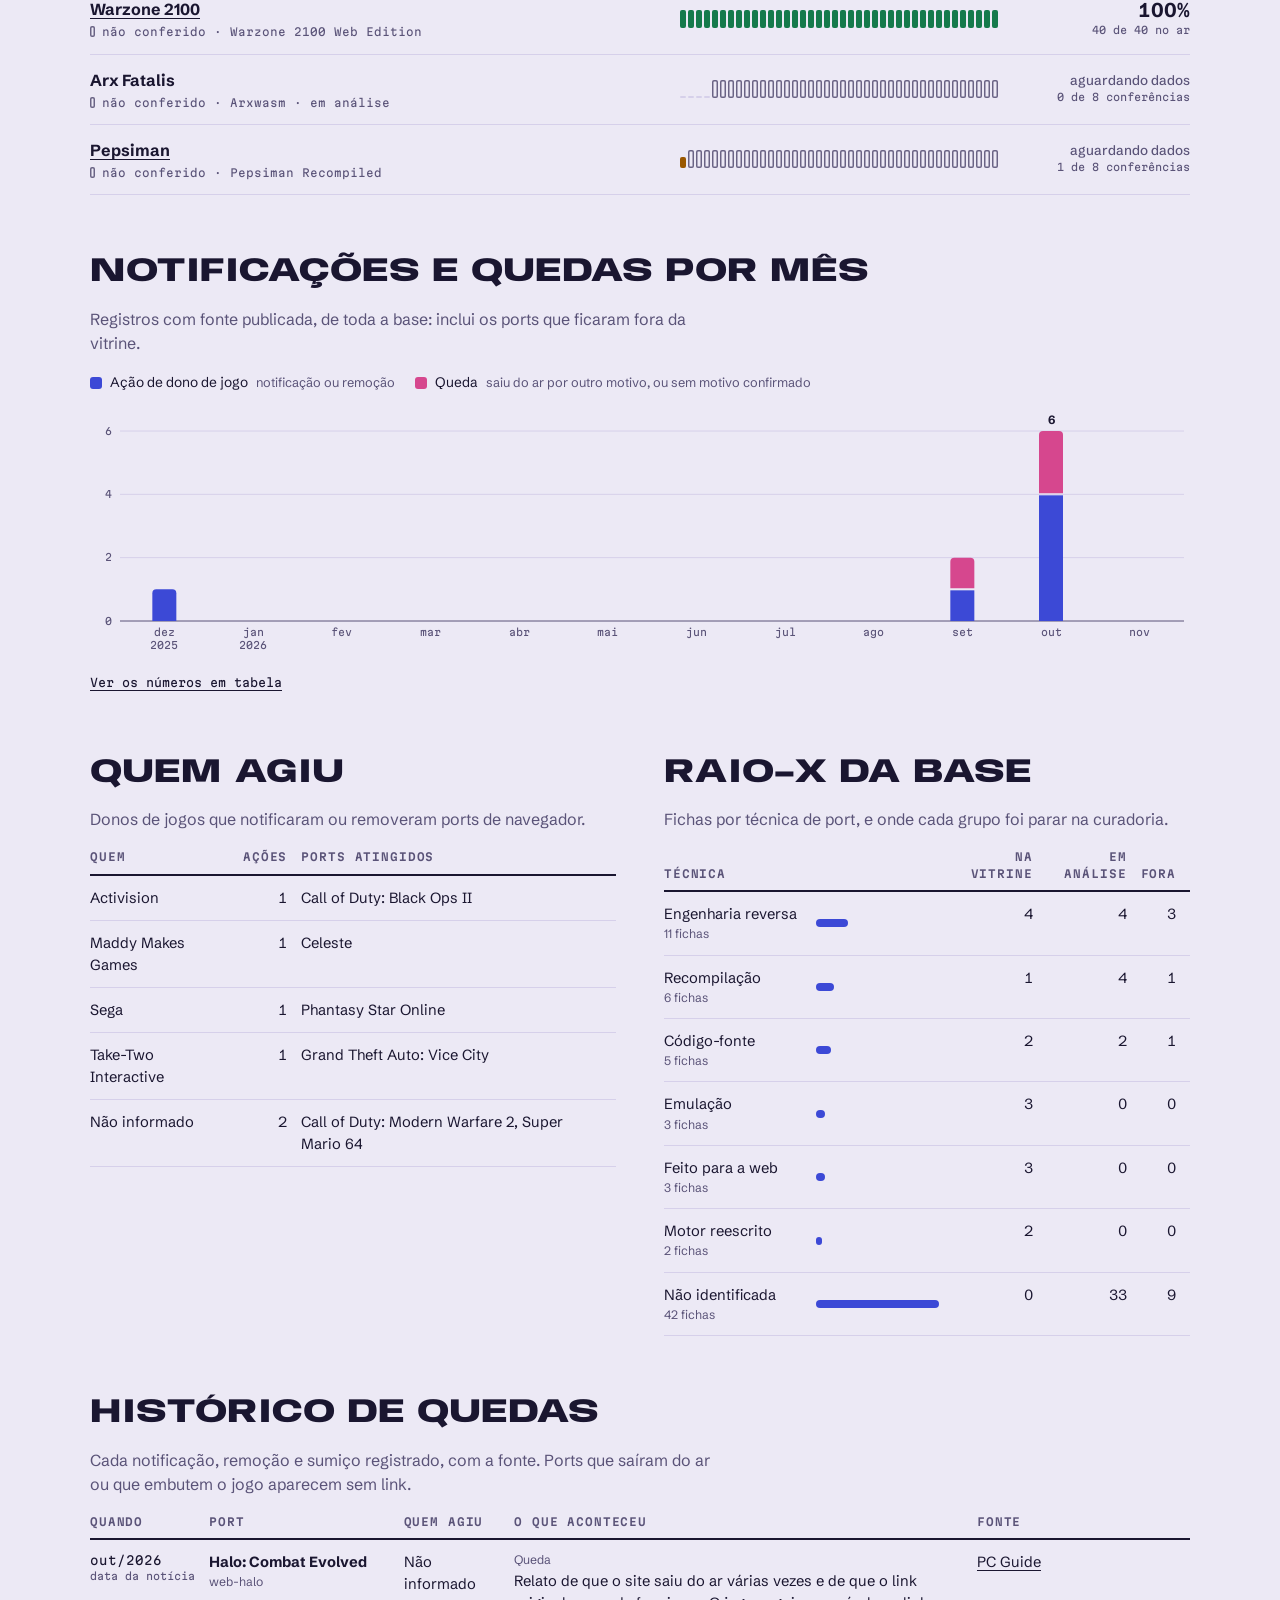
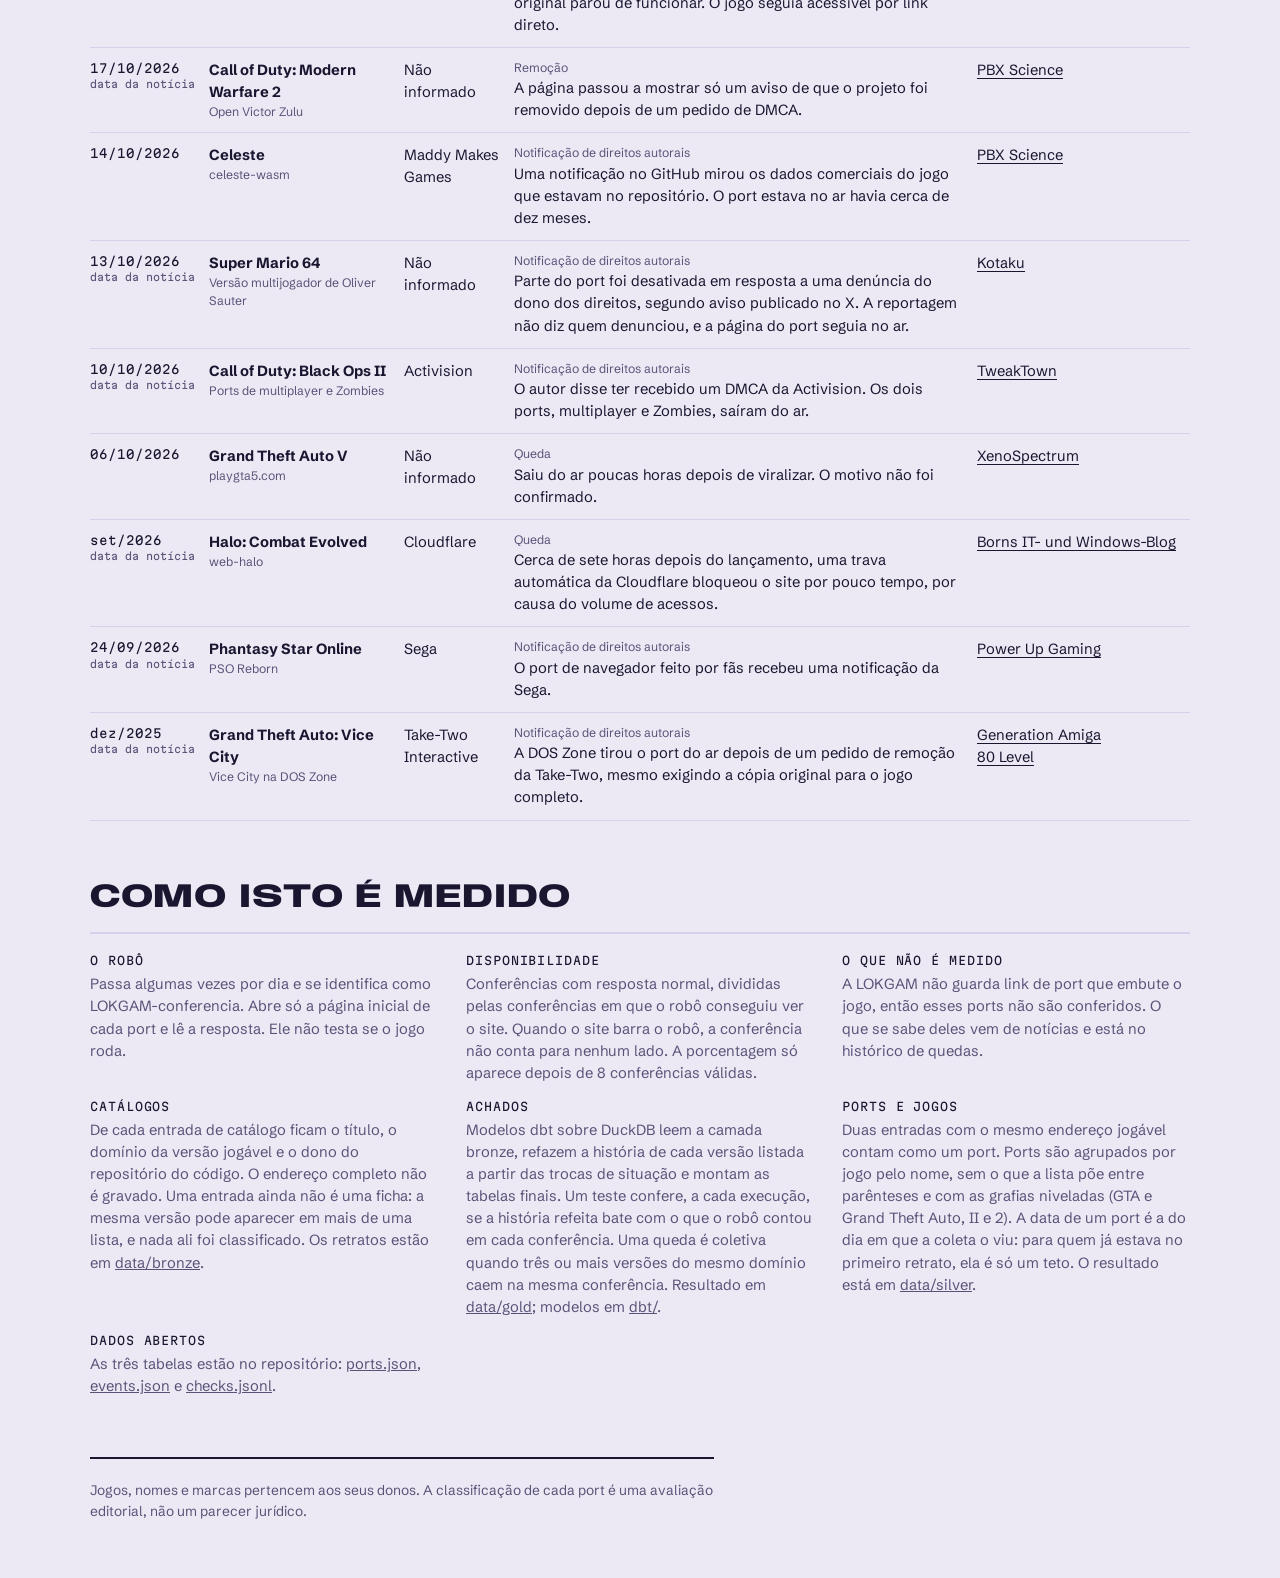
<file: docs/observatorio/index.html>
<!DOCTYPE html>
<html lang="pt-BR">
<head>
<meta charset="utf-8">
<title>LOKGAM</title>
<link rel="canonical" href="../">
<meta http-equiv="refresh" content="0; url=../">
<script>location.replace('../' + location.hash);</script>
</head>
<body><p>O observatório agora é a <a href="../">página inicial da LOKGAM</a>.</p></body>
</html>
</file>
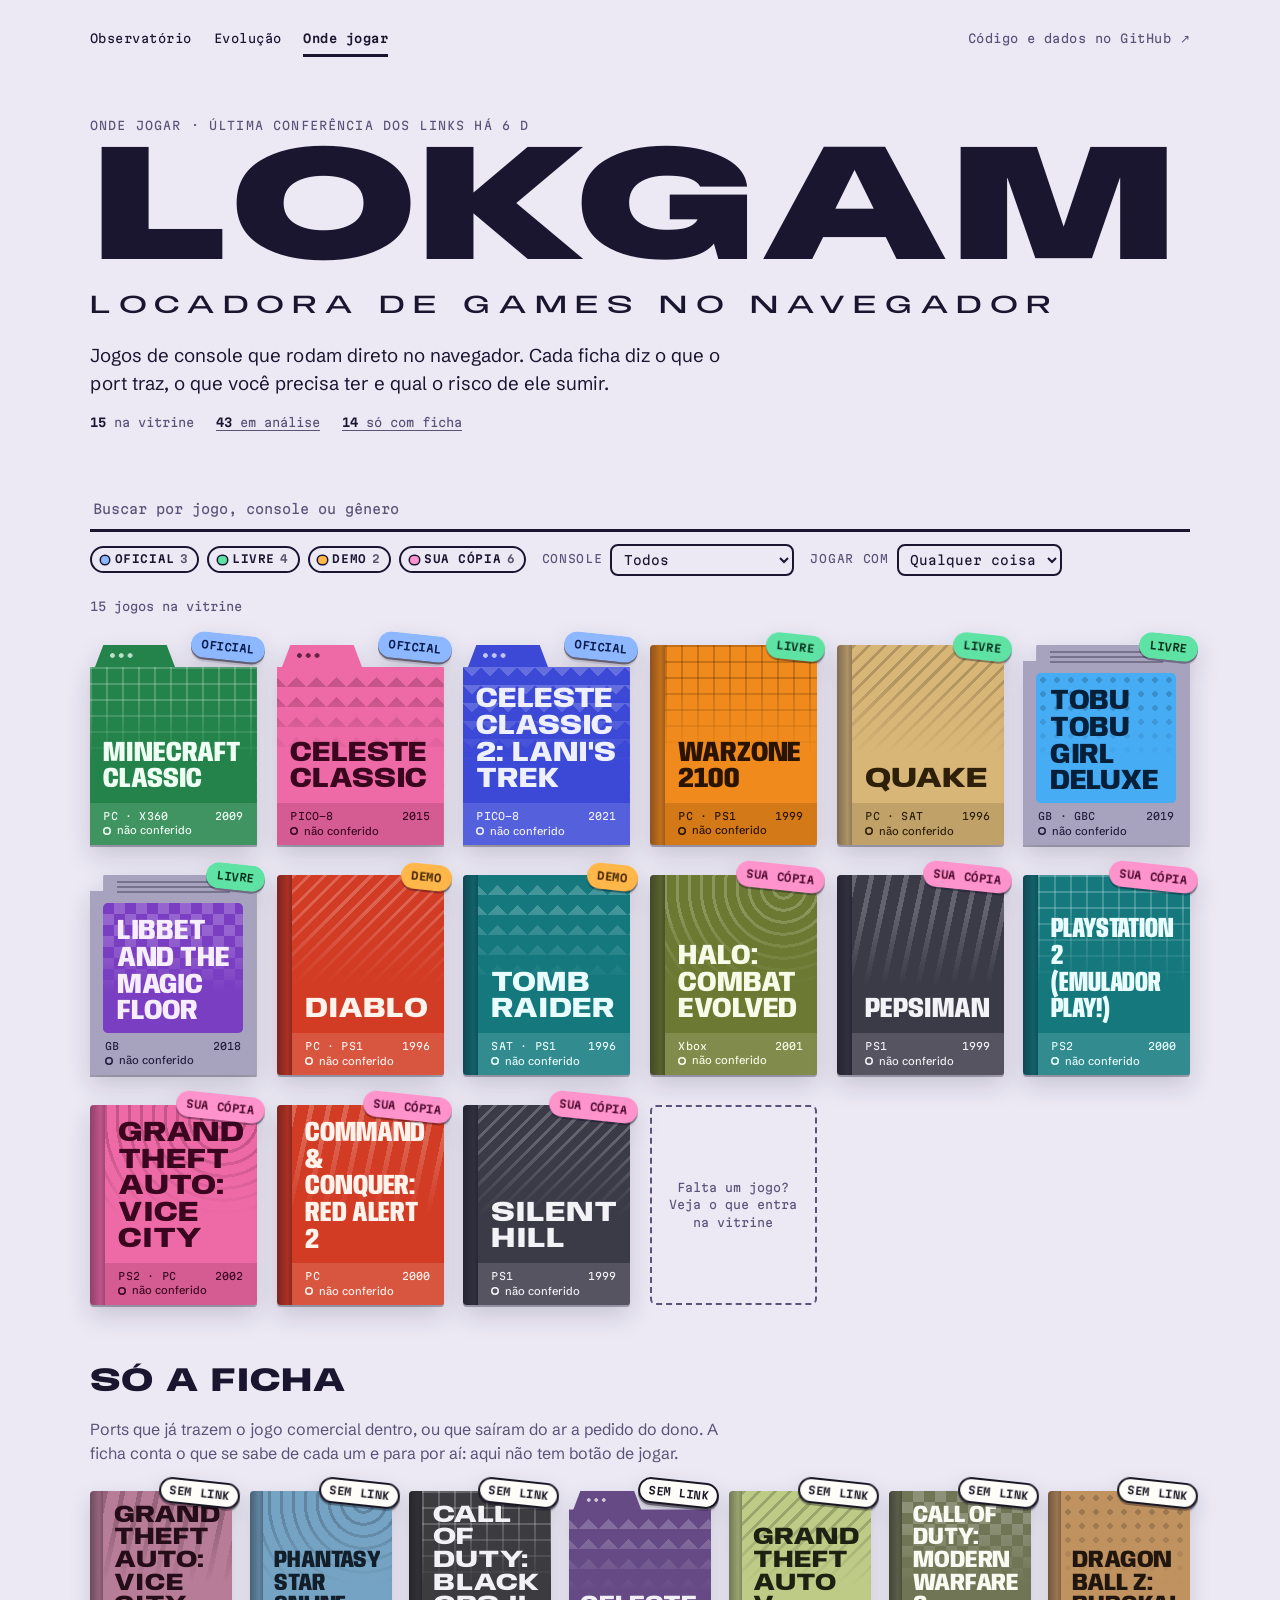
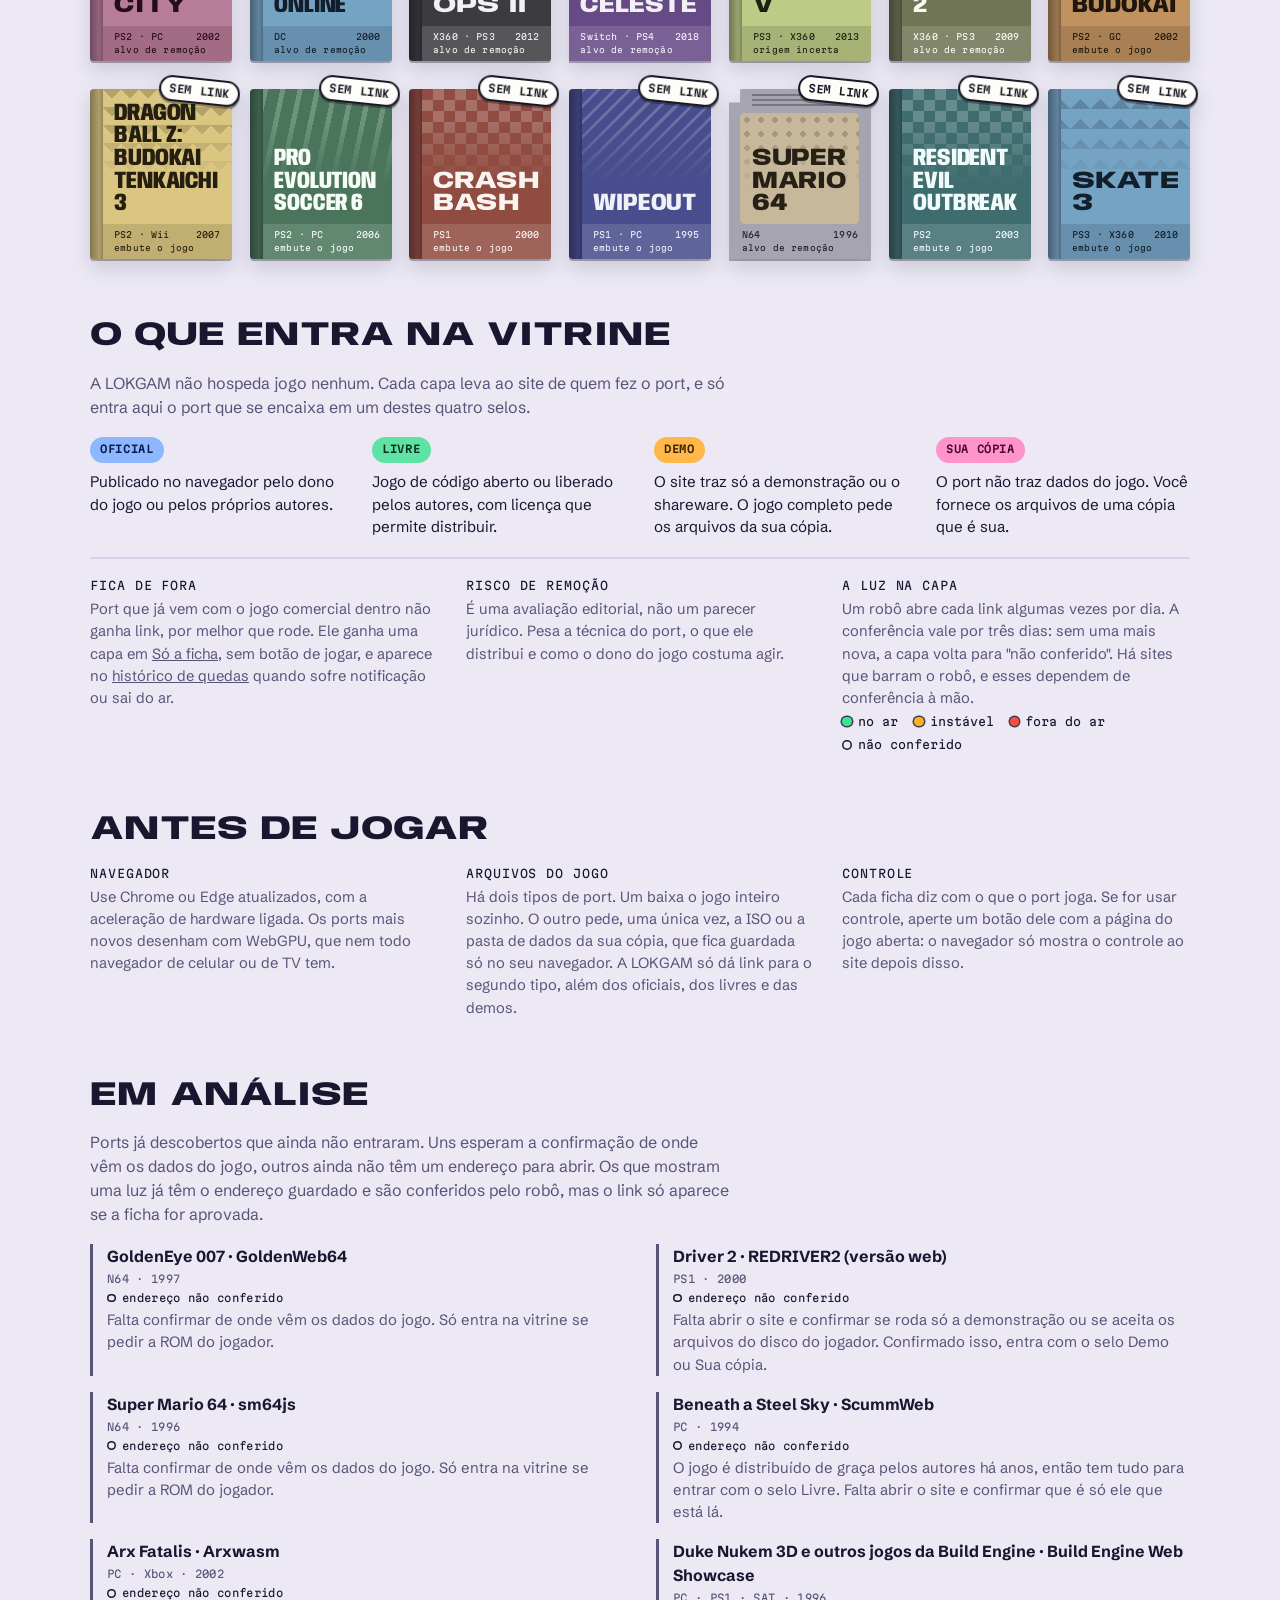
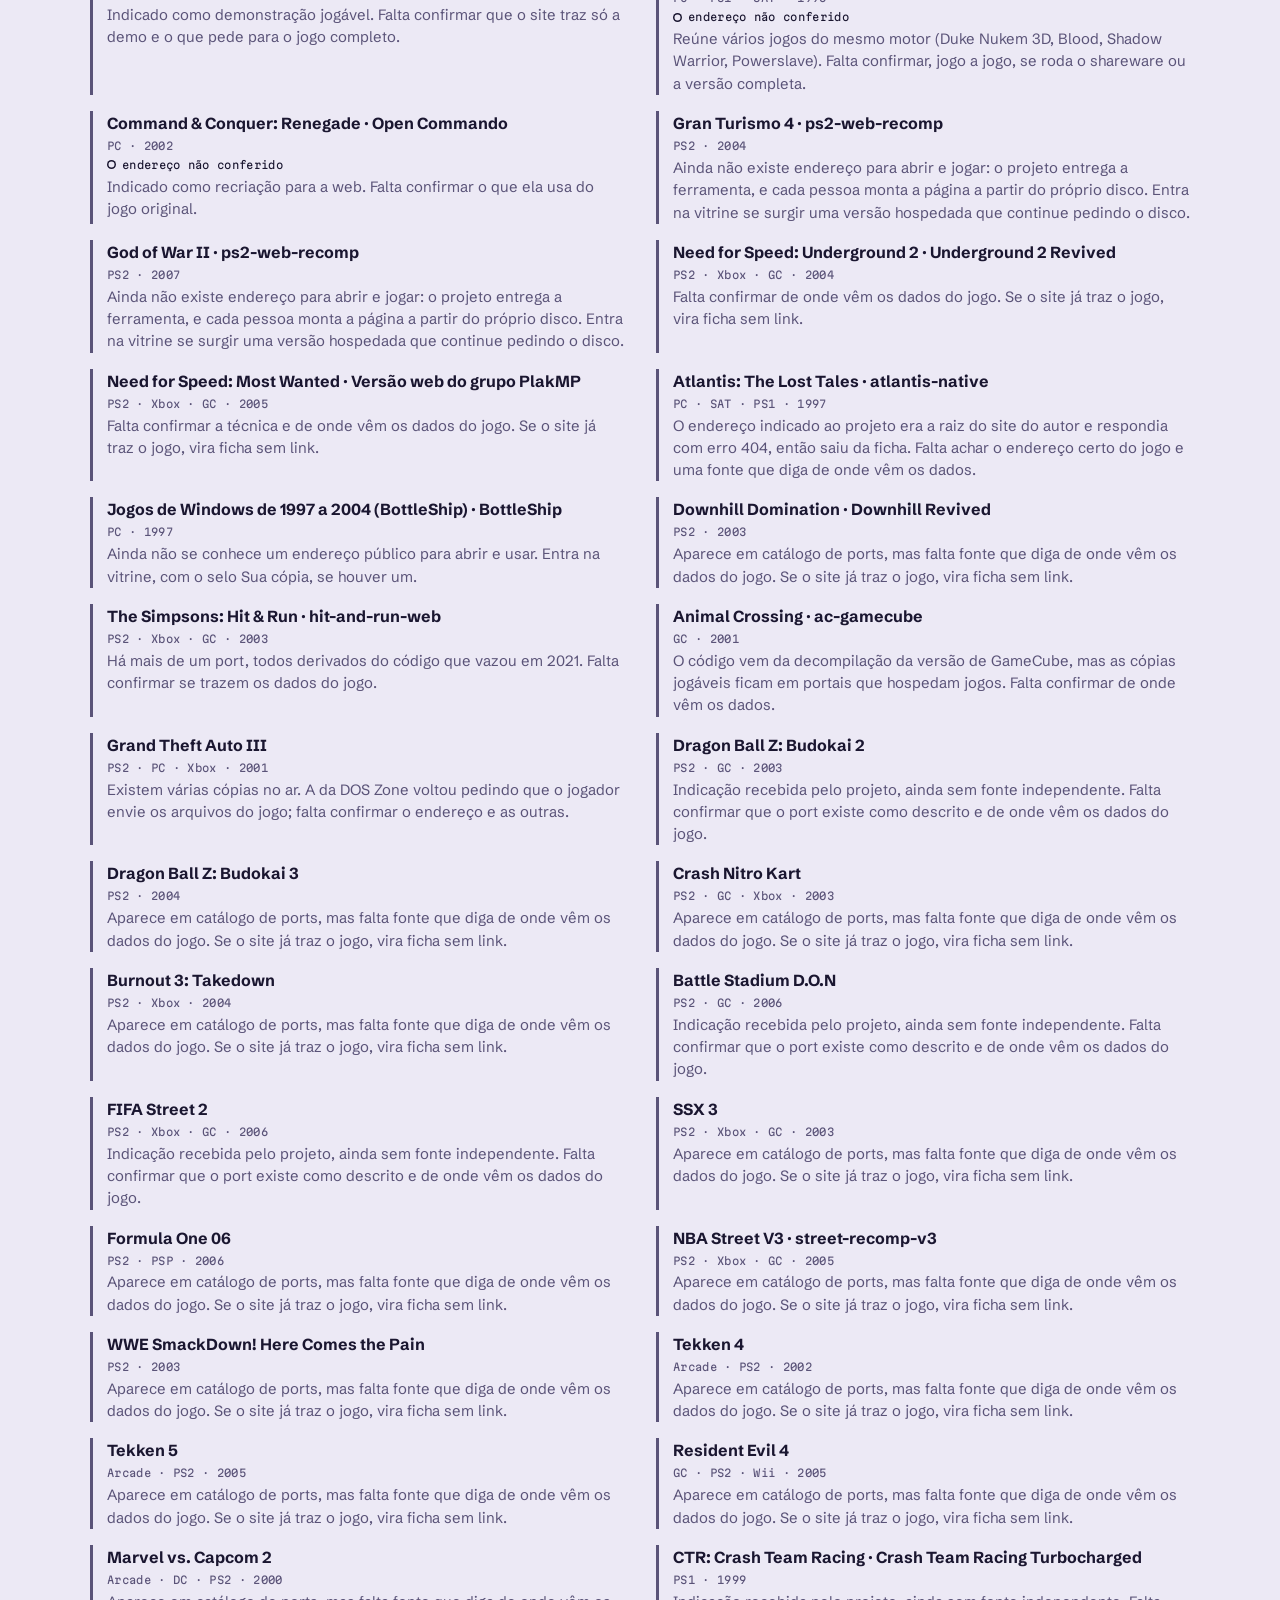
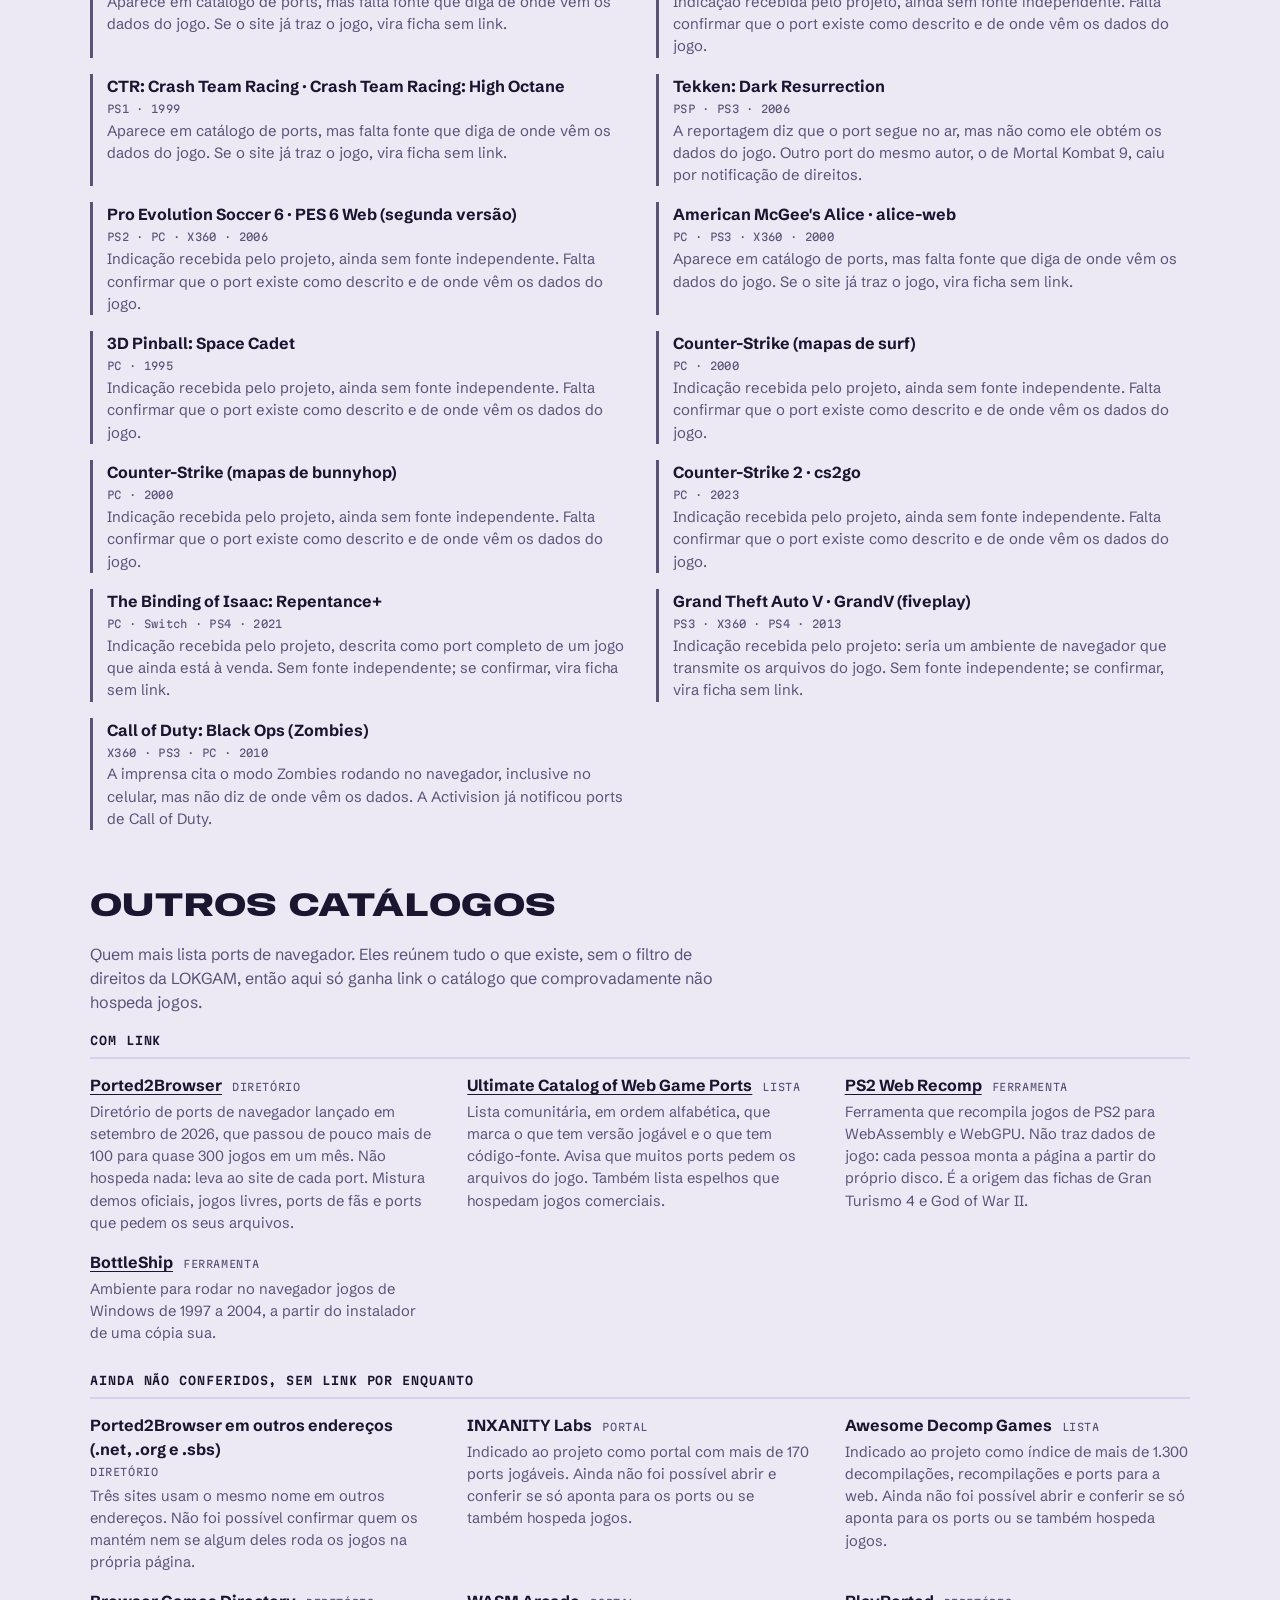
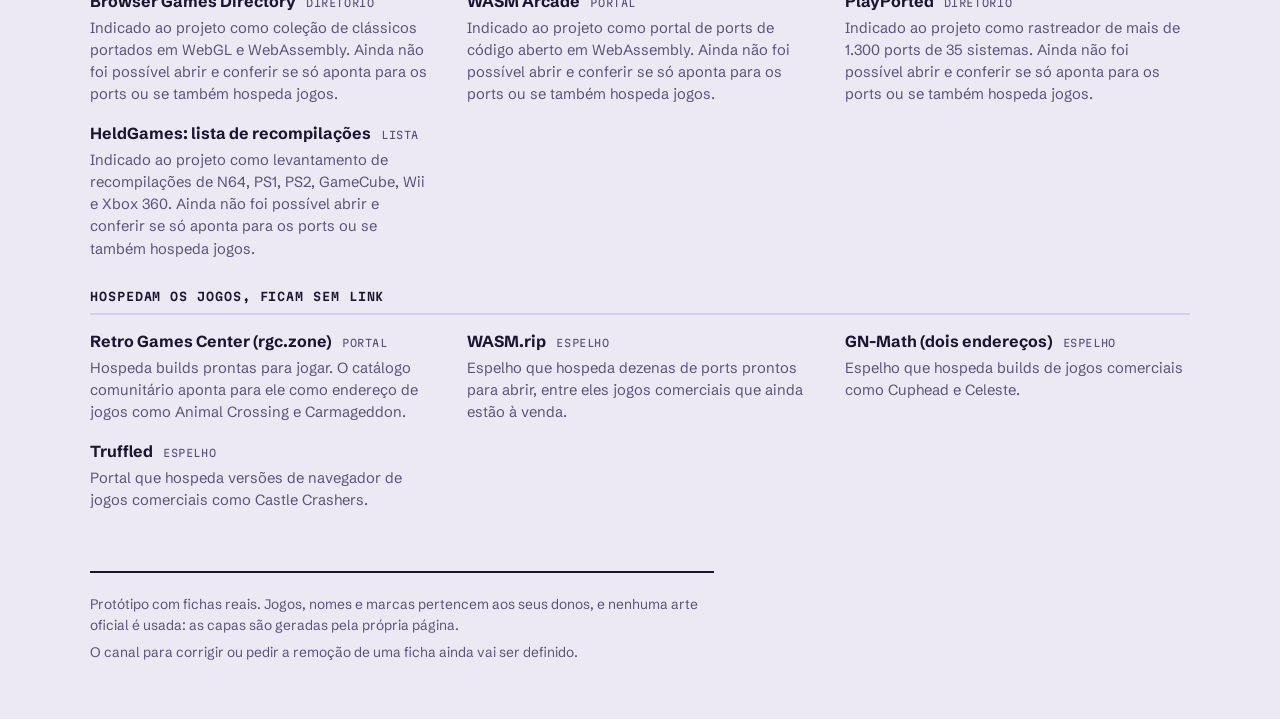
<file: docs/vitrine/index.html>
<!DOCTYPE html>
<html lang="pt-BR">
<head>
<meta charset="utf-8">
<meta name="viewport" content="width=device-width, initial-scale=1">
<title>Onde jogar · LOKGAM</title>
<meta name="description" content="Locadora de games no navegador: jogos de console que rodam direto no navegador, com a situação de direitos e o estado do link em cada ficha.">
<link rel="preconnect" href="https://fonts.googleapis.com">
<link rel="preconnect" href="https://fonts.gstatic.com" crossorigin>
<link href="https://fonts.googleapis.com/css2?family=Anybody:wdth,wght@50..150,100..900&amp;display=swap" rel="stylesheet">
<link href="https://fonts.googleapis.com/css2?family=Schibsted+Grotesk:wght@400;500;700&amp;display=swap" rel="stylesheet">
<link href="https://fonts.googleapis.com/css2?family=Martian+Mono:wght@400;600&amp;display=swap" rel="stylesheet">
<style>
:root{
  /* Parede de locadora: balcão compacto no topo, um mosaico só de capas geradas, e a ficha abre como cartão de locação.
     O observatório usa o mesmo balcão e troca a parede por medidas: situação agora, faixas de conferência e um gráfico por mês. */
  --wall:#ECE9F5;
  --wall-2:#D6D0EA;
  --ink:#1A1630;
  --ink-2:#5A5378;
  --paper:#FFFDF6;
  --paper-2:#F4EFDE;
  --paper-ink:#1A1630;
  --paper-ink-2:#5F5873;
  --paper-line:#D8D1BD;
  --accent:#FFD21F;
  --accent-ink:#1A1630;
  --plastico:#A7A2BD;
  --plastico-ink:#221D3D;
  /* Estado de um link: nunca usado para outra coisa */
  --ok:#157A4B;
  --warn:#9A5800;
  --bad:#BF2F1E;
  --idle:#6A6485;
  /* Séries de gráfico, validadas contra a parede clara e a escura */
  --serie-1:#3C49D6;
  --serie-2:#D6478E;
  --font-display:"Anybody","Arial Narrow","Helvetica Neue",Impact,sans-serif;
  --font-body:"Schibsted Grotesk","Segoe UI",system-ui,-apple-system,sans-serif;
  --font-mono:"Martian Mono",ui-monospace,"Cascadia Mono","SF Mono",Menlo,Consolas,monospace;
}
@media (prefers-color-scheme: dark){
  :root:not([data-theme="light"]){
    color-scheme:dark;
    --wall:#15122B;
    --wall-2:#2B2654;
    --ink:#F1EEFF;
    --ink-2:#ABA5CC;
    --paper:#231F42;
    --paper-2:#2D2853;
    --paper-ink:#F1EEFF;
    --paper-ink-2:#B3ADD2;
    --paper-line:#433D73;
    --accent:#FFD21F;
    --accent-ink:#1A1630;
    --plastico:#6B6690;
    --plastico-ink:#100D22;
    --ok:#57DDA0;
    --warn:#FFBB55;
    --bad:#FF8572;
    --idle:#9D97BD;
    --serie-1:#6E7BF2;
    --serie-2:#D55181;
  }
}
:root[data-theme="dark"]{
  color-scheme:dark;
  --wall:#15122B;
  --wall-2:#2B2654;
  --ink:#F1EEFF;
  --ink-2:#ABA5CC;
  --paper:#231F42;
  --paper-2:#2D2853;
  --paper-ink:#F1EEFF;
  --paper-ink-2:#B3ADD2;
  --paper-line:#433D73;
  --accent:#FFD21F;
  --accent-ink:#1A1630;
  --plastico:#6B6690;
  --plastico-ink:#100D22;
  --ok:#57DDA0;
  --warn:#FFBB55;
  --bad:#FF8572;
  --idle:#9D97BD;
  --serie-1:#6E7BF2;
  --serie-2:#D55181;
}

*,*::before,*::after{box-sizing:border-box}
html{-webkit-text-size-adjust:100%;scroll-behavior:smooth}
body{margin:0;background:var(--wall);color:var(--ink);font-family:var(--font-body);font-size:1rem;line-height:1.5}
[hidden]{display:none !important}
.sr{position:absolute;width:1px;height:1px;margin:-1px;padding:0;overflow:hidden;clip:rect(0 0 0 0);white-space:nowrap;border:0}
a{color:inherit}
:focus-visible{outline:3px solid var(--accent);outline-offset:3px;box-shadow:0 0 0 6px var(--ink)}

.pagina{max-width:1180px;margin:0 auto;padding:clamp(14px,2.4vw,24px) clamp(16px,4vw,40px) 56px;display:flex;flex-direction:column;gap:clamp(30px,5vw,60px)}

/* Trilho de navegação */
.trilho{display:flex;flex-wrap:wrap;align-items:center;gap:6px 22px;font-family:var(--font-mono);font-size:.74rem;letter-spacing:.04em}
.trilho a{padding:.5em 0;text-decoration:none;border-bottom:3px solid transparent}
.trilho a:hover{border-bottom-color:var(--ink-2)}
.trilho a[aria-current="page"]{font-weight:600;border-bottom-color:var(--ink)}
.trilho__fora{margin-left:auto;color:var(--ink-2)}

/* Balcão */
.balcao{display:grid;gap:16px;container-type:inline-size}
.marca{display:grid;gap:4px}
.marca__sobre{margin:0;font-family:var(--font-mono);font-size:.72rem;letter-spacing:.1em;text-transform:uppercase;color:var(--ink-2)}
.marca__nome{margin:0;font-family:var(--font-display);font-stretch:150%;font-weight:900;font-size:clamp(2rem,10.4cqi,9rem);line-height:.8;letter-spacing:-.015em;text-transform:uppercase;white-space:nowrap;overflow:hidden;padding-block:.05em}
.marca__sub{margin:0;font-family:var(--font-display);font-stretch:150%;font-weight:500;font-size:clamp(.82rem,2.4cqi,1.6rem);line-height:1.1;letter-spacing:.3em;text-transform:uppercase}
.tese{margin:6px 0 0;max-width:60ch;font-size:clamp(1.02rem,1.7cqi,1.22rem);text-wrap:pretty}
.placar{display:flex;flex-wrap:wrap;gap:6px 22px;margin:0;padding:0;list-style:none;font-family:var(--font-mono);font-size:.74rem;color:var(--ink-2)}
.placar b{color:var(--ink);font-weight:600;font-variant-numeric:tabular-nums}
.placar a{text-underline-offset:3px}

/* Selos: os adesivos de classificação */
.selo{display:inline-flex;align-items:center;gap:.5em;font-family:var(--font-mono);font-weight:600;font-size:.66rem;line-height:1;letter-spacing:.05em;text-transform:uppercase;white-space:nowrap;padding:.55em .8em;border-radius:999px;border:2px solid transparent;background:var(--selo-bg);color:var(--selo-fg)}
.selo--official{--selo-bg:#8DB8FF;--selo-fg:#0A1B4D}
.selo--free{--selo-bg:#5FE3A4;--selo-fg:#06301C}
.selo--demo{--selo-bg:#FFB74A;--selo-fg:#3D2000}
.selo--byo_files{--selo-bg:#FF93CC;--selo-fg:#4D0A2E}

/* Luz de status da capa */
.led{flex:none;display:inline-block;width:.85em;height:.85em;border-radius:50%;box-shadow:0 0 0 1.5px rgba(8,5,25,.75)}
.led--online{background:#3BE590}
.led--unstable{background:#FFB020}
.led--offline{background:#FF4D3D}
.led--unverified{background:transparent;box-shadow:inset 0 0 0 1.5px currentColor}

/* Faixa de conferências: cada barrinha é uma conferência, e a altura repete o que a cor diz */
.faixa{display:flex;align-items:flex-end;justify-content:flex-end;gap:2px;height:18px;min-width:0;overflow:hidden}
.pulso{flex:none;display:inline-block;width:6px;height:18px;border-radius:2px;background:currentColor}
.pulso--online{color:var(--ok)}
.pulso--unstable{color:var(--warn);height:11px}
.pulso--offline{color:var(--bad);height:5px}
.pulso--unverified{color:var(--idle);background:transparent;box-shadow:inset 0 0 0 1.5px currentColor}
.pulso--vazio{height:2px;color:var(--wall-2)}
.legenda-pulso{display:flex;flex-wrap:wrap;gap:6px 18px;margin:0;padding:0;list-style:none;font-family:var(--font-mono);font-size:.7rem;color:var(--ink-2)}
.legenda-pulso li{display:inline-flex;align-items:flex-end;gap:7px;line-height:1.2}

/* Seções */
.secao{display:grid;gap:18px}
.secao__titulo{margin:0;font-family:var(--font-display);font-stretch:130%;font-weight:800;font-size:clamp(1.35rem,3vw,2.1rem);line-height:1;text-transform:uppercase;text-wrap:balance}
.secao__lide{margin:0;max-width:64ch;color:var(--ink-2)}
.notas{display:grid;grid-template-columns:repeat(auto-fit,minmax(260px,1fr));gap:14px 28px;margin:0;padding:18px 0 0;border-top:2px solid var(--wall-2)}
.notas div{display:grid;gap:4px;align-content:start}
.notas dt{font-family:var(--font-mono);font-size:.72rem;letter-spacing:.08em;text-transform:uppercase}
.notas dd{margin:0;font-size:.92rem;color:var(--ink-2)}
.rodape{display:grid;gap:6px;padding-top:22px;border-top:2px solid var(--ink);font-size:.86rem;color:var(--ink-2);max-width:78ch}
.rodape p{margin:0}

@media (prefers-reduced-motion: reduce){
  html{scroll-behavior:auto}
}


/* Filtros */
.filtros{display:flex;flex-wrap:wrap;align-items:center;gap:12px 16px}
.busca{flex:1 1 100%;min-width:0;font:inherit;font-family:var(--font-mono);font-size:.82rem;color:var(--ink);background:transparent;border:0;border-bottom:3px solid var(--ink);border-radius:0;padding:.7em .2em}
.busca::placeholder{color:var(--ink-2);opacity:1}
.filtro-selos{display:flex;flex-wrap:wrap;gap:8px;margin:0;padding:0;border:0;min-width:0}
button.selo{cursor:pointer;font-size:.68rem;transition:transform .15s}
button.selo b{font-weight:600;opacity:.7}
button.selo[aria-pressed="false"]{background:transparent;color:var(--ink);border-color:var(--ink)}
button.selo[aria-pressed="false"]::before{content:"";width:.8em;height:.8em;border-radius:50%;background:var(--selo-bg);box-shadow:0 0 0 1.5px var(--ink)}
button.selo[aria-pressed="true"]{transform:rotate(-2deg);box-shadow:0 2px 0 var(--ink)}
.campo{display:flex;align-items:center;gap:8px;font-family:var(--font-mono);font-size:.7rem;letter-spacing:.06em;text-transform:uppercase;color:var(--ink-2)}
.campo select{font:inherit;font-size:.78rem;letter-spacing:0;text-transform:none;color:var(--ink);background:var(--wall);border:2px solid var(--ink);border-radius:8px;padding:.45em .6em;max-width:11.5rem}
.limpar{font:inherit;font-family:var(--font-mono);font-size:.72rem;color:var(--ink);background:none;border:0;padding:.4em 0;text-decoration:underline;text-underline-offset:3px;cursor:pointer}
.contagem{margin:0;font-family:var(--font-mono);font-size:.74rem;color:var(--ink-2)}
.vitrine{display:grid;gap:22px}

/* Parede de capas */
.parede{display:grid;grid-template-columns:repeat(auto-fill,minmax(150px,1fr));gap:30px 20px;padding-top:8px}
.capa{position:relative;display:block;aspect-ratio:5/6;container-type:inline-size;text-decoration:none;color:var(--fg);filter:drop-shadow(0 2px 0 rgba(10,6,30,.3)) drop-shadow(0 10px 12px rgba(10,6,30,.16));transition:transform .18s cubic-bezier(.2,.9,.3,1.4)}
.capa:hover,.capa:focus-visible{transform:translateY(-7px) rotate(-1.4deg)}
.capa:focus-visible{outline-offset:6px;box-shadow:none}
.capa__corpo{position:absolute;inset:0;display:flex;flex-direction:column;background:var(--bg);overflow:hidden}
.capa__topo{display:none}
.capa__rotulo{position:relative;flex:1;min-height:0;display:flex;align-items:flex-end;padding:9cqi 8cqi 6cqi;background:var(--bg);color:var(--fg);overflow:hidden}
.capa__rotulo::before,.ficha__faixa::before{content:"";position:absolute;inset:0;--pc:color-mix(in srgb,var(--fg) 22%,transparent)}
.capa__rotulo::after,.ficha__faixa::after{content:"";position:absolute;inset:0;background:linear-gradient(to top,var(--bg) 30%,transparent 78%)}
.capa__titulo{position:relative;z-index:1;display:block;width:100%;max-height:100%;overflow:hidden;font-family:var(--font-display);font-stretch:100%;font-weight:800;font-size:clamp(1rem,17cqi,2.1rem);line-height:.94;letter-spacing:-.005em;text-transform:uppercase;overflow-wrap:normal;word-break:normal;hyphens:none}
.capa__rodape{display:grid;gap:3cqi;padding:4.6cqi 8cqi 5cqi;font-family:var(--font-mono);font-size:clamp(.54rem,6cqi,.68rem);line-height:1;letter-spacing:.02em;background:color-mix(in srgb,var(--fg) 14%,var(--bg));color:var(--fg);white-space:nowrap}
.capa__linha{display:flex;justify-content:space-between;gap:6px;min-width:0}
.capa__linha span:first-child{min-width:0;overflow:hidden}
.capa__status{display:flex;align-items:center;gap:.55em;min-width:0;font-family:var(--font-body);font-weight:500;font-size:clamp(.6rem,6.7cqi,.76rem);letter-spacing:0}
.capa__status .led{font-size:.82em}
.capa > .selo{position:absolute;z-index:2;top:-11px;right:-8px;transform:rotate(6deg);box-shadow:0 2px 0 rgba(10,6,30,.35)}

/* Disco: capa com lombada */
.capa--disc .capa__corpo{border-radius:4px;padding-left:9cqi}
.capa--disc .capa__corpo::before{content:"";position:absolute;z-index:1;left:0;top:0;bottom:0;width:9cqi;background:linear-gradient(90deg,rgba(8,5,25,.42),rgba(8,5,25,.2) 70%,rgba(8,5,25,.34))}
/* Cartucho: corpo de plástico, etiqueta colada */
.capa--cartridge .capa__corpo{background:var(--plastico);clip-path:polygon(0 8%,8% 8%,8% 0,92% 0,92% 8%,100% 8%,100% 100%,0 100%);padding:17cqi 8cqi 0}
.capa--cartridge .capa__topo{display:block;position:absolute;left:16%;right:16%;top:3.2%;height:7%;background:repeating-linear-gradient(to bottom,rgba(8,5,25,.3) 0 2px,transparent 2px 5px)}
.capa--cartridge .capa__rotulo{border-radius:5px}
.capa--cartridge .capa__rodape{background:transparent;color:var(--plastico-ink);padding-inline:1cqi}
/* Web: janela com aba */
.capa--web .capa__corpo{clip-path:polygon(0 11%,3% 11%,8% 0,46% 0,51% 11%,100% 11%,100% 100%,0 100%);padding-top:13cqi}
.capa--web .capa__topo{display:block;position:absolute;left:11%;top:3.4%;width:16cqi;height:4.6cqi;background:radial-gradient(circle,var(--fg) 0 38%,transparent 42%) 0 50%/5.3cqi 100% repeat-x;opacity:.75}
/* Vaga na prateleira */
.capa--vaga{filter:none;color:var(--ink-2);border:2px dashed var(--ink-2);border-radius:6px;display:grid;place-items:center;text-align:center;padding:14px;font-family:var(--font-mono);font-size:.72rem;line-height:1.5}
.capa--vaga:hover,.capa--vaga:focus-visible{color:var(--ink);border-color:var(--ink);transform:none}
.vazio{margin:0;padding:28px 0;font-family:var(--font-mono);font-size:.85rem}

/* Prateleira "Só a ficha": a mesma capa, menor e desbotada, com a tarja no lugar do selo */
.parede--semlink{grid-template-columns:repeat(auto-fill,minmax(128px,1fr));gap:28px 18px}
.capa--semlink{filter:saturate(.45) drop-shadow(0 2px 0 rgba(10,6,30,.3)) drop-shadow(0 8px 10px rgba(10,6,30,.14))}
.capa--semlink .capa__status{font-family:var(--font-mono);font-weight:400;font-size:clamp(.5rem,5.8cqi,.66rem);letter-spacing:.02em}
.selo--semlink{--selo-bg:var(--paper);--selo-fg:var(--paper-ink);border-color:var(--paper-ink)}

/* Cores de capa */
.cor-tomate{--bg:#D23B24;--fg:#FFF3EC}
.cor-abobora{--bg:#F08A1C;--fg:#2A1400}
.cor-gema{--bg:#F6C62E;--fg:#2A1F00}
.cor-limao{--bg:#B7D43C;--fg:#1B2300}
.cor-grama{--bg:#23834A;--fg:#F0FFF4}
.cor-petroleo{--bg:#14787D;--fg:#E9FDFE}
.cor-ceu{--bg:#46ACF4;--fg:#06203A}
.cor-anil{--bg:#3C49D6;--fg:#EFF0FF}
.cor-uva{--bg:#7A3EC2;--fg:#F6EDFF}
.cor-chiclete{--bg:#EE6AA6;--fg:#3A061F}
.cor-areia{--bg:#D8B678;--fg:#2D1F08}
.cor-grafite{--bg:#3B3A47;--fg:#F2F2F7}
.cor-oliva{--bg:#6C7933;--fg:#F8FBE8}
/* Estampas de capa */
.pad-grade .capa__rotulo::before,.pad-grade.ficha__cartao .ficha__faixa::before{background:linear-gradient(var(--pc) 2px,transparent 2px) 0 0/16px 16px,linear-gradient(90deg,var(--pc) 2px,transparent 2px) 0 0/16px 16px}
.pad-hachura .capa__rotulo::before,.pad-hachura.ficha__cartao .ficha__faixa::before{background:repeating-linear-gradient(135deg,var(--pc) 0 3px,transparent 3px 11px)}
.pad-bolinhas .capa__rotulo::before,.pad-bolinhas.ficha__cartao .ficha__faixa::before{background:radial-gradient(var(--pc) 0 26%,transparent 30%) 0 0/14px 14px}
.pad-espinha .capa__rotulo::before,.pad-espinha.ficha__cartao .ficha__faixa::before{background:linear-gradient(135deg,var(--pc) 25%,transparent 25%) -9px 0/18px 18px,linear-gradient(225deg,var(--pc) 25%,transparent 25%) -9px 0/18px 18px}
.pad-aneis .capa__rotulo::before,.pad-aneis.ficha__cartao .ficha__faixa::before{background:repeating-radial-gradient(circle at 78% 8%,transparent 0 9px,var(--pc) 9px 12px)}
.pad-xadrez .capa__rotulo::before,.pad-xadrez.ficha__cartao .ficha__faixa::before{background:conic-gradient(var(--pc) 25%,transparent 0 50%,var(--pc) 0 75%,transparent 0) 0 0/22px 22px}
.pad-barras .capa__rotulo::before,.pad-barras.ficha__cartao .ficha__faixa::before{background:repeating-linear-gradient(102deg,var(--pc) 0 5px,transparent 5px 17px)}
.pad-triangulos .capa__rotulo::before,.pad-triangulos.ficha__cartao .ficha__faixa::before{background:linear-gradient(45deg,var(--pc) 25%,transparent 25%) 0 0/20px 20px,linear-gradient(-45deg,var(--pc) 25%,transparent 25%) 0 0/20px 20px}

/* Regras de curadoria e fila de análise */
.regras{display:grid;grid-template-columns:repeat(auto-fit,minmax(230px,1fr));gap:20px 28px;margin:0;padding:0;list-style:none}
.regras li{display:grid;gap:8px;align-content:start}
.regras p{margin:0;font-size:.95rem}
.regras .selo{justify-self:start}
.legenda-led{display:flex;flex-wrap:wrap;gap:6px 16px;padding-top:4px;font-family:var(--font-mono);font-size:.72rem;color:var(--ink)}
.legenda-led span{display:inline-flex;align-items:center;gap:6px}
.analise{margin:0;padding:0;list-style:none;display:grid;grid-template-columns:repeat(auto-fit,minmax(min(100%,380px),1fr));gap:16px 32px}
.analise li{display:grid;gap:3px;align-content:start;padding-left:14px;border-left:3px solid var(--ink-2)}
.analise b{font-weight:700}
.analise small{font-family:var(--font-mono);font-size:.66rem;letter-spacing:.03em;color:var(--ink-2)}
.analise__luz{display:inline-flex;align-items:center;gap:6px;color:var(--ink) !important}
.analise span{color:var(--ink-2);font-size:.93rem}

/* Antes de jogar e outros catálogos */
.notas--soltas{border-top:0;padding-top:0}
.catalogos{display:grid;gap:28px}
.catalogos__grupo{display:grid;gap:14px}
.catalogos__grupo h3{margin:0;font-family:var(--font-mono);font-size:.72rem;font-weight:600;letter-spacing:.08em;text-transform:uppercase;padding-bottom:8px;border-bottom:2px solid var(--wall-2)}
.catalogos ul{margin:0;padding:0;list-style:none;display:grid;grid-template-columns:repeat(auto-fit,minmax(min(100%,340px),1fr));gap:16px 32px}
.catalogos li{display:grid;gap:4px;align-content:start}
.catalogos__nome{display:flex;flex-wrap:wrap;align-items:baseline;gap:4px 10px;font-weight:700}
.catalogos__nome a{text-underline-offset:3px}
.catalogos__nome small{font-family:var(--font-mono);font-weight:400;font-size:.64rem;letter-spacing:.06em;text-transform:uppercase;color:var(--ink-2)}
.catalogos li span{color:var(--ink-2);font-size:.92rem}

/* Ficha */
.ficha{border:0;padding:0;margin:auto;background:transparent;color:var(--paper-ink);width:min(780px,calc(100vw - 20px));max-width:none;max-height:calc(100dvh - 20px);overflow:auto;overscroll-behavior:contain}
.ficha::backdrop{background:rgba(12,8,34,.66)}
.ficha__cartao{display:grid;background:var(--paper);border-radius:6px;overflow:hidden;box-shadow:0 24px 60px rgba(8,5,25,.45)}
.ficha__faixa{position:relative;display:grid;gap:8px;padding:clamp(18px,3.4vw,30px);padding-right:clamp(92px,16vw,120px);background:var(--bg);color:var(--fg);container-type:inline-size}
.ficha__faixa::after{background:linear-gradient(to right,var(--bg) 42%,transparent 96%)}
.ficha__faixa > *{position:relative;z-index:1}
.ficha__id{margin:0;font-family:var(--font-mono);font-size:.68rem;letter-spacing:.08em;text-transform:uppercase;opacity:.86}
.ficha__titulo{margin:0;font-family:var(--font-display);font-stretch:120%;font-weight:900;font-size:clamp(1.7rem,8cqi,3.4rem);line-height:.92;text-transform:uppercase;text-wrap:balance}
.ficha__linha{margin:0;font-family:var(--font-mono);font-size:.74rem;line-height:1.6}
.ficha__fechar{position:absolute !important;top:14px;right:14px;font:inherit;font-family:var(--font-mono);font-size:.72rem;font-weight:600;text-transform:uppercase;letter-spacing:.06em;color:var(--bg);background:var(--fg);border:0;border-radius:999px;padding:.6em .95em;cursor:pointer}
.ficha__miolo{display:grid;grid-template-columns:repeat(auto-fit,minmax(min(100%,300px),1fr));gap:24px 32px;padding:clamp(18px,3.4vw,30px)}
.ficha__bloco{display:grid;gap:10px;align-content:start;min-width:0}
.ficha__bloco--largo{grid-column:1/-1}
.ficha__bloco h3{margin:0;font-family:var(--font-mono);font-size:.68rem;font-weight:600;letter-spacing:.1em;text-transform:uppercase;color:var(--paper-ink-2);padding-bottom:6px;border-bottom:1px solid var(--paper-line)}
.ficha__bloco p,.ficha__bloco ul{margin:0}
.ficha__bloco ul{padding-left:1.1em;display:grid;gap:6px}
.ficha__nota{font-size:.88rem;color:var(--paper-ink-2)}
.campos{display:grid;grid-template-columns:auto 1fr;gap:7px 14px;margin:0;font-size:.9rem}
.campos dt{font-family:var(--font-mono);font-size:.68rem;letter-spacing:.04em;text-transform:uppercase;color:var(--paper-ink-2);padding-top:.25em}
.campos dd{margin:0;min-width:0;overflow-wrap:anywhere}
.carimbo{justify-self:start;display:inline-grid;gap:3px;margin:4px 0 2px 2px !important;padding:8px 14px 7px;font-family:var(--font-display);font-stretch:125%;font-weight:800;font-size:1.02rem;line-height:1;letter-spacing:.06em;text-transform:uppercase;border:3px double currentColor;border-radius:4px;transform:rotate(-3deg)}
.carimbo small{font-family:var(--font-mono);font-weight:400;font-size:.6rem;letter-spacing:.06em}
.carimbo--online{color:var(--ok)}
.carimbo--unstable{color:var(--warn)}
.carimbo--offline{color:var(--bad)}
.carimbo--unverified{color:var(--idle)}
.conferencias{display:grid;gap:6px;justify-items:start}
.conferencias .faixa{justify-content:flex-start;max-width:100%}
.conferencias .pulso--vazio{color:var(--paper-line)}
.conferencias small{font-family:var(--font-mono);font-size:.64rem;color:var(--paper-ink-2)}
.risco{display:flex;align-items:center;gap:10px;font-weight:700}
.risco__barras{display:inline-flex;gap:3px}
.risco__barras i{width:16px;height:9px;border-radius:2px;background:var(--paper-line)}
.risco--low .risco__barras i:nth-child(-n+1){background:var(--ok)}
.risco--medium .risco__barras i:nth-child(-n+2){background:var(--warn)}
.risco--high .risco__barras i{background:var(--bad)}
.linha-tempo{margin:0;padding:0;list-style:none;display:grid;gap:10px}
.linha-tempo li{display:grid;grid-template-columns:6.4rem 1fr;gap:12px;font-size:.92rem}
.linha-tempo time{font-family:var(--font-mono);font-size:.72rem;padding-top:.2em;color:var(--paper-ink-2)}
.ficha__acoes{display:grid;gap:14px;padding:clamp(18px,3.4vw,30px);background:var(--paper-2);border-top:1px solid var(--paper-line)}
.ficha__links{display:flex;flex-wrap:wrap;align-items:center;gap:14px 22px}
.botao{display:inline-flex;align-items:center;gap:.6em;font-family:var(--font-display);font-stretch:118%;font-weight:800;font-size:1rem;line-height:1.1;letter-spacing:.02em;text-transform:uppercase;text-decoration:none;color:var(--accent-ink);background:var(--accent);padding:.85em 1.15em;border-radius:6px;box-shadow:0 4px 0 var(--accent-ink);transition:transform .12s,box-shadow .12s}
.botao:hover{transform:translateY(2px);box-shadow:0 2px 0 var(--accent-ink)}
.link{font-family:var(--font-mono);font-size:.76rem;text-underline-offset:3px}
.fontes{margin:0;font-size:.8rem;color:var(--paper-ink-2)}
.fontes a{text-underline-offset:2px}
.ficha__acoes .ficha__nota{margin:0;max-width:62ch}

@media (max-width:520px){
  .parede{grid-template-columns:repeat(2,minmax(0,1fr));gap:26px 14px}
  .campo{flex:1 1 100%}
  .campo select{flex:1;max-width:none}
  .linha-tempo li{grid-template-columns:1fr;gap:2px}
}
@media (prefers-reduced-motion: reduce){
  .capa,.botao,button.selo{transition:none}
  .capa:hover,.capa:focus-visible{transform:none}
}
</style>
</head>
<body>
<div class="pagina">

  <nav class="trilho" aria-label="Páginas do site">
    <a href="../">Observatório</a>
    <a href="../evolucao/">Evolução</a>
    <a href="./" aria-current="page">Onde jogar</a>
    <a class="trilho__fora" id="link-repo" href="https://github.com/GabrielKSG7/LOKGAM" rel="noopener noreferrer">Código e dados no GitHub <span aria-hidden="true">↗</span></a>
  </nav>

  <header class="balcao">
    <div class="marca">
      <p class="marca__sobre">Onde jogar · <span id="conferencia"></span></p>
      <h1 class="marca__nome" id="marca-nome"><span>LOKGAM</span></h1>
      <p class="marca__sub">locadora de games no navegador</p>
    </div>
    <p class="tese">Jogos de console que rodam direto no navegador. Cada ficha diz o que o port traz, o que você precisa ter e qual o risco de ele sumir.</p>
    <ul class="placar" id="placar"></ul>
  </header>

  <main class="vitrine" id="vitrine">
    <h2 class="sr">Vitrine</h2>
    <form class="filtros" id="filtros" role="search" aria-label="Filtrar a vitrine">
      <label class="sr" for="busca">Buscar por jogo, console ou gênero</label>
      <input class="busca" id="busca" type="search" placeholder="Buscar por jogo, console ou gênero" autocomplete="off">
      <fieldset class="filtro-selos" id="filtro-selos">
        <legend class="sr">Situação de direitos</legend>
      </fieldset>
      <label class="campo" for="filtro-console">Console
        <select id="filtro-console"><option value="">Todos</option></select>
      </label>
      <label class="campo" for="filtro-controle">Jogar com
        <select id="filtro-controle"><option value="">Qualquer coisa</option></select>
      </label>
      <button class="limpar" id="limpar" type="reset" hidden>Limpar filtros</button>
    </form>
    <p class="contagem" id="contagem" aria-live="polite"></p>
    <div class="parede" id="parede"></div>
    <p class="vazio" id="vazio" hidden>Nenhum jogo passa por esses filtros. Tire um deles ou limpe a busca.</p>
  </main>

  <section class="secao" id="sem-link" aria-labelledby="semlink-titulo">
    <h2 class="secao__titulo" id="semlink-titulo">Só a ficha</h2>
    <p class="secao__lide">Ports que já trazem o jogo comercial dentro, ou que saíram do ar a pedido do dono. A ficha conta o que se sabe de cada um e para por aí: aqui não tem botão de jogar.</p>
    <div class="parede parede--semlink" id="parede-semlink"></div>
  </section>

  <section class="secao" id="curadoria" aria-labelledby="curadoria-titulo">
    <h2 class="secao__titulo" id="curadoria-titulo">O que entra na vitrine</h2>
    <p class="secao__lide">A LOKGAM não hospeda jogo nenhum. Cada capa leva ao site de quem fez o port, e só entra aqui o port que se encaixa em um destes quatro selos.</p>
    <ul class="regras">
      <li><span class="selo selo--official">Oficial</span><p>Publicado no navegador pelo dono do jogo ou pelos próprios autores.</p></li>
      <li><span class="selo selo--free">Livre</span><p>Jogo de código aberto ou liberado pelos autores, com licença que permite distribuir.</p></li>
      <li><span class="selo selo--demo">Demo</span><p>O site traz só a demonstração ou o shareware. O jogo completo pede os arquivos da sua cópia.</p></li>
      <li><span class="selo selo--byo_files">Sua cópia</span><p>O port não traz dados do jogo. Você fornece os arquivos de uma cópia que é sua.</p></li>
    </ul>
    <dl class="notas">
      <div><dt>Fica de fora</dt><dd>Port que já vem com o jogo comercial dentro não ganha link, por melhor que rode. Ele ganha uma capa em <a href="#sem-link">Só a ficha</a>, sem botão de jogar, e aparece no <a href="../#quedas">histórico de quedas</a> quando sofre notificação ou sai do ar.</dd></div>
      <div><dt>Risco de remoção</dt><dd>É uma avaliação editorial, não um parecer jurídico. Pesa a técnica do port, o que ele distribui e como o dono do jogo costuma agir.</dd></div>
      <div><dt>A luz na capa</dt><dd>Um robô abre cada link algumas vezes por dia. A conferência vale por três dias: sem uma mais nova, a capa volta para "não conferido". Há sites que barram o robô, e esses dependem de conferência à mão.
        <span class="legenda-led"><span><i class="led led--online"></i>no ar</span><span><i class="led led--unstable"></i>instável</span><span><i class="led led--offline"></i>fora do ar</span><span><i class="led led--unverified"></i>não conferido</span></span></dd></div>
    </dl>
  </section>

  <section class="secao" id="antes-de-jogar" aria-labelledby="antes-titulo">
    <h2 class="secao__titulo" id="antes-titulo">Antes de jogar</h2>
    <dl class="notas notas--soltas">
      <div><dt>Navegador</dt><dd>Use Chrome ou Edge atualizados, com a aceleração de hardware ligada. Os ports mais novos desenham com WebGPU, que nem todo navegador de celular ou de TV tem.</dd></div>
      <div><dt>Arquivos do jogo</dt><dd>Há dois tipos de port. Um baixa o jogo inteiro sozinho. O outro pede, uma única vez, a ISO ou a pasta de dados da sua cópia, que fica guardada só no seu navegador. A LOKGAM só dá link para o segundo tipo, além dos oficiais, dos livres e das demos.</dd></div>
      <div><dt>Controle</dt><dd>Cada ficha diz com o que o port joga. Se for usar controle, aperte um botão dele com a página do jogo aberta: o navegador só mostra o controle ao site depois disso.</dd></div>
    </dl>
  </section>

  <section class="secao" id="analise" aria-labelledby="analise-titulo">
    <h2 class="secao__titulo" id="analise-titulo">Em análise</h2>
    <p class="secao__lide">Ports já descobertos que ainda não entraram. Uns esperam a confirmação de onde vêm os dados do jogo, outros ainda não têm um endereço para abrir. Os que mostram uma luz já têm o endereço guardado e são conferidos pelo robô, mas o link só aparece se a ficha for aprovada.</p>
    <ul class="analise" id="analise-lista"></ul>
  </section>

  <section class="secao" id="catalogos" aria-labelledby="catalogos-titulo">
    <h2 class="secao__titulo" id="catalogos-titulo">Outros catálogos</h2>
    <p class="secao__lide">Quem mais lista ports de navegador. Eles reúnem tudo o que existe, sem o filtro de direitos da LOKGAM, então aqui só ganha link o catálogo que comprovadamente não hospeda jogos.</p>
    <div class="catalogos" id="catalogos-lista"></div>
  </section>

  <footer class="rodape">
    <p>Protótipo com fichas reais. Jogos, nomes e marcas pertencem aos seus donos, e nenhuma arte oficial é usada: as capas são geradas pela própria página.</p>
    <p>O canal para corrigir ou pedir a remoção de uma ficha ainda vai ser definido.</p>
  </footer>
</div>

<dialog class="ficha" id="ficha" aria-labelledby="ficha-titulo">
  <article class="ficha__cartao" id="ficha-cartao"></article>
</dialog>

<script type="application/json" id="dados">{"repo":"https://github.com/GabrielKSG7/LOKGAM","last_check":"2026-11-28T07:51:49Z","ports":[{"id":"minecraft-classic","title":"Minecraft Classic","game":{"year":2009,"platforms":["PC","Xbox 360"],"genre":"Sandbox","developer":"Mojang","rights_holder":"Mojang Studios (Microsoft)"},"port":{"name":"Minecraft Classic para navegador","author":"Mojang","released":"2019-05","technique":"native_web","based_on":"Recriação oficial da versão Classic de 2009 (0.0.23a_01)","code_license":null},"rights":{"status":"official","content_license":null,"summary":"Publicado pela própria Mojang em 2019, nos dez anos do jogo. Gratuito, no site oficial."},"requirements":{"user_files":[],"controls":["keyboard","mouse"],"notes":"Só o modo criativo, com 32 blocos. Dá para chamar até nove pessoas por link."},"links":{"play":"https://classic.minecraft.net","project":null,"source":null},"curation":{"state":"approved","risk":"low","reason":"Publicação oficial do dono do jogo.","added":"2026-11-10","sources":[{"title":"TechRaptor: Revisit Minecraft Classic in your own browser for free","url":"https://techraptor.net/content/revisit-minecraft-classic-in-your-own-browser-for-free"},{"title":"Windows Central: Minecraft Classic hits browsers for 10-year anniversary","url":"https://windowscentral.com/play-minecraft-classic-your-browser"}]},"label":{"shape":"web","color":"grama","pattern":"grade"},"seen":{"checked_at":"2026-11-28T07:51:49Z","state":"online","method":"link_checker","reason":"ok","http_status":200,"response_ms":120},"last":{"checked_at":"2026-11-28T07:51:49Z","state":"online","method":"link_checker","reason":"ok","http_status":200,"response_ms":120},"history":[["2026-11-14T06:25:58Z","online"],["2026-11-14T18:03:42Z","online"],["2026-11-14T22:25:31Z","online"],["2026-11-15T06:34:17Z","online"],["2026-11-15T18:52:38Z","online"],["2026-11-16T06:31:59Z","online"],["2026-11-16T22:04:19Z","online"],["2026-11-17T07:56:22Z","online"],["2026-11-17T20:57:02Z","online"],["2026-11-18T07:30:23Z","online"],["2026-11-18T20:33:42Z","online"],["2026-11-19T07:28:35Z","online"],["2026-11-19T20:39:20Z","online"],["2026-11-20T07:18:36Z","online"],["2026-11-20T20:23:30Z","online"],["2026-11-21T07:10:20Z","online"],["2026-11-21T19:18:05Z","online"],["2026-11-22T06:50:15Z","online"],["2026-11-22T19:42:10Z","online"],["2026-11-23T07:41:27Z","online"],["2026-11-23T23:55:05Z","online"],["2026-11-24T09:55:53Z","online"],["2026-11-24T22:28:03Z","online"],["2026-11-25T08:37:00Z","online"],["2026-11-25T21:43:23Z","online"],["2026-11-26T08:20:45Z","online"],["2026-11-26T21:33:52Z","online"],["2026-11-27T08:36:40Z","online"],["2026-11-27T21:19:04Z","online"],["2026-11-28T07:51:49Z","online"]]},{"id":"celeste-classic","title":"Celeste Classic","game":{"year":2015,"platforms":["PICO-8"],"genre":"Plataforma","developer":"Maddy Thorson e Noel Berry"},"port":{"name":"Celeste Classic no itch.io","author":"Maddy Thorson e Noel Berry","released":"2015","technique":"native_web","based_on":"Cartucho original de PICO-8, publicado pelos autores","code_license":null},"rights":{"status":"official","content_license":null,"summary":"Publicado pelos próprios autores. É o jogo de PICO-8, feito em quatro dias, que deu origem ao Celeste de 2018."},"requirements":{"user_files":[],"controls":["keyboard"],"notes":"Setas, X e C."},"links":{"play":"https://maddymakesgamesinc.itch.io/celesteclassic","project":null,"source":null},"curation":{"state":"approved","risk":"low","reason":"Publicação oficial dos autores.","added":"2026-11-10","sources":[{"title":"Página do jogo no itch.io","url":"https://maddymakesgamesinc.itch.io/celesteclassic"}]},"label":{"shape":"web","color":"chiclete","pattern":"triangulos"},"seen":{"checked_at":"2026-11-28T07:51:49Z","state":"online","method":"link_checker","reason":"ok","http_status":200,"response_ms":186},"last":{"checked_at":"2026-11-28T07:51:49Z","state":"online","method":"link_checker","reason":"ok","http_status":200,"response_ms":186},"history":[["2026-11-14T06:25:58Z","online"],["2026-11-14T18:03:42Z","online"],["2026-11-14T22:25:31Z","online"],["2026-11-15T06:34:17Z","online"],["2026-11-15T18:52:38Z","online"],["2026-11-16T06:31:59Z","online"],["2026-11-16T22:04:19Z","online"],["2026-11-17T07:56:22Z","online"],["2026-11-17T20:57:02Z","online"],["2026-11-18T07:30:23Z","online"],["2026-11-18T20:33:42Z","online"],["2026-11-19T07:28:35Z","online"],["2026-11-19T20:39:20Z","unverified"],["2026-11-20T07:18:36Z","online"],["2026-11-20T20:23:30Z","online"],["2026-11-21T07:10:20Z","online"],["2026-11-21T19:18:05Z","online"],["2026-11-22T06:50:15Z","unverified"],["2026-11-22T19:42:10Z","online"],["2026-11-23T07:41:27Z","unverified"],["2026-11-23T23:55:05Z","online"],["2026-11-24T09:55:53Z","unverified"],["2026-11-24T22:28:03Z","online"],["2026-11-25T08:37:00Z","online"],["2026-11-25T21:43:23Z","online"],["2026-11-26T08:20:45Z","online"],["2026-11-26T21:33:52Z","online"],["2026-11-27T08:36:40Z","online"],["2026-11-27T21:19:04Z","online"],["2026-11-28T07:51:49Z","online"]]},{"id":"celeste-classic-2","title":"Celeste Classic 2: Lani's Trek","game":{"year":2021,"platforms":["PICO-8"],"genre":"Plataforma","developer":"Maddy Thorson, Noel Berry e Lena Raine"},"port":{"name":"Cartucho no fórum da Lexaloffle","author":"Maddy Thorson, Noel Berry e Lena Raine","released":"2021-01","technique":"native_web","based_on":"Cartucho original de PICO-8, publicado pelos autores","code_license":"CC BY-NC-SA 4.0"},"rights":{"status":"official","content_license":"CC BY-NC-SA 4.0","summary":"Publicado pelos autores nos três anos do Celeste. A página do cartucho indica a licença CC BY-NC-SA 4.0."},"requirements":{"user_files":[],"controls":["keyboard"],"notes":"Feito em três dias, como continuação do primeiro Celeste Classic."},"links":{"play":"https://www.lexaloffle.com/bbs/?pid=86840","project":null,"source":null},"curation":{"state":"approved","risk":"low","reason":"Publicação oficial dos autores, com licença aberta para uso não comercial.","added":"2026-11-10","sources":[{"title":"Página do cartucho no fórum da Lexaloffle","url":"https://www.lexaloffle.com/bbs/?pid=86840"},{"title":"PC Gamer: Celeste Classic 2 is a free sequel to the original PICO-8 platformer","url":"https://www.pcgamer.com/celeste-classic-2-lanis-trek-is-a-free-sequel-to-the-original-pico-8-platformer/"}]},"label":{"shape":"web","color":"anil","pattern":"espinha"},"seen":{"checked_at":"2026-11-28T07:51:49Z","state":"online","method":"link_checker","reason":"ok","http_status":200,"response_ms":179},"last":{"checked_at":"2026-11-28T07:51:49Z","state":"online","method":"link_checker","reason":"ok","http_status":200,"response_ms":179},"history":[["2026-11-14T06:25:58Z","online"],["2026-11-14T18:03:42Z","online"],["2026-11-14T22:25:31Z","online"],["2026-11-15T06:34:17Z","online"],["2026-11-15T18:52:38Z","online"],["2026-11-16T06:31:59Z","online"],["2026-11-16T22:04:19Z","online"],["2026-11-17T07:56:22Z","online"],["2026-11-17T20:57:02Z","online"],["2026-11-18T07:30:23Z","online"],["2026-11-18T20:33:42Z","online"],["2026-11-19T07:28:35Z","online"],["2026-11-19T20:39:20Z","online"],["2026-11-20T07:18:36Z","online"],["2026-11-20T20:23:30Z","online"],["2026-11-21T07:10:20Z","online"],["2026-11-21T19:18:05Z","online"],["2026-11-22T06:50:15Z","online"],["2026-11-22T19:42:10Z","online"],["2026-11-23T07:41:27Z","online"],["2026-11-23T23:55:05Z","online"],["2026-11-24T09:55:53Z","online"],["2026-11-24T22:28:03Z","online"],["2026-11-25T08:37:00Z","online"],["2026-11-25T21:43:23Z","online"],["2026-11-26T08:20:45Z","online"],["2026-11-26T21:33:52Z","online"],["2026-11-27T08:36:40Z","online"],["2026-11-27T21:19:04Z","online"],["2026-11-28T07:51:49Z","online"]]},{"id":"warzone-2100","title":"Warzone 2100","game":{"year":1999,"platforms":["PC","PS1"],"genre":"Estratégia em tempo real","developer":"Pumpkin Studios","rights_holder":"Warzone 2100 Project (código aberto desde 2004)"},"port":{"name":"Warzone 2100 Web Edition","author":"Warzone 2100 Project","technique":"source_port","based_on":"Código-fonte original do jogo, aberto em 2004 e mantido pela comunidade","code_license":"GPL-2.0-or-later"},"rights":{"status":"free","content_license":null,"summary":"O código do jogo foi aberto em 2004, a pedido dos fãs, e hoje a comunidade mantém o projeto. A edição web é do próprio projeto."},"requirements":{"user_files":[],"controls":["mouse","keyboard"],"notes":"Os vídeos da campanha vêm por streaming, em baixa qualidade. O navegador pode apagar os saves sem avisar. Segundo o projeto, roda também em iPad e em tablets Android."},"links":{"play":"https://play.wz2100.net","project":"https://wz2100.net/news/journey-to-the-web-porting-warzone-2100-to-webassembly/","source":"https://github.com/Warzone2100/warzone2100"},"curation":{"state":"approved","risk":"low","reason":"Jogo de código aberto, publicado na web pelo projeto que o mantém.","added":"2026-11-10","sources":[{"title":"Warzone 2100: Journey to the Web","url":"https://wz2100.net/news/journey-to-the-web-porting-warzone-2100-to-webassembly/"}]},"label":{"shape":"disc","color":"abobora","pattern":"grade"},"seen":{"checked_at":"2026-11-28T07:51:49Z","state":"online","method":"link_checker","reason":"ok","http_status":200,"response_ms":182},"last":{"checked_at":"2026-11-28T07:51:49Z","state":"online","method":"link_checker","reason":"ok","http_status":200,"response_ms":182},"history":[["2026-11-14T06:25:58Z","online"],["2026-11-14T18:03:42Z","online"],["2026-11-14T22:25:31Z","online"],["2026-11-15T06:34:17Z","online"],["2026-11-15T18:52:38Z","online"],["2026-11-16T06:31:59Z","online"],["2026-11-16T22:04:19Z","online"],["2026-11-17T07:56:22Z","online"],["2026-11-17T20:57:02Z","online"],["2026-11-18T07:30:23Z","online"],["2026-11-18T20:33:42Z","online"],["2026-11-19T07:28:35Z","online"],["2026-11-19T20:39:20Z","online"],["2026-11-20T07:18:36Z","online"],["2026-11-20T20:23:30Z","online"],["2026-11-21T07:10:20Z","online"],["2026-11-21T19:18:05Z","online"],["2026-11-22T06:50:15Z","online"],["2026-11-22T19:42:10Z","online"],["2026-11-23T07:41:27Z","online"],["2026-11-23T23:55:05Z","online"],["2026-11-24T09:55:53Z","online"],["2026-11-24T22:28:03Z","online"],["2026-11-25T08:37:00Z","online"],["2026-11-25T21:43:23Z","online"],["2026-11-26T08:20:45Z","online"],["2026-11-26T21:33:52Z","online"],["2026-11-27T08:36:40Z","online"],["2026-11-27T21:19:04Z","online"],["2026-11-28T07:51:49Z","online"]]},{"id":"quake-qwasm","title":"Quake","game":{"year":1996,"platforms":["PC","Saturn","N64"],"genre":"Tiro em primeira pessoa","developer":"id Software","rights_holder":"id Software (Microsoft)"},"port":{"name":"Qwasm","author":"GMH-Code","technique":"source_port","based_on":"Código-fonte do Quake, liberado pela id Software","code_license":"GPL (arquivo gnu.txt no repositório)"},"rights":{"status":"free","content_license":null,"summary":"Segundo o projeto, a versão hospedada é gratuita, tem bots e não usa nada do jogo original. O README não diz qual é esse conjunto de dados nem a licença dele."},"requirements":{"user_files":[],"controls":["keyboard","mouse"],"notes":"Quem hospedar a própria cópia pode usar os arquivos PAK do jogo. O projeto pede para ninguém publicar a versão completa."},"links":{"play":"https://gmh-code.github.io/qwasm/","project":null,"source":"https://github.com/GMH-Code/Qwasm"},"curation":{"state":"approved","risk":"low","reason":"Motor de código aberto e, segundo o projeto, nenhum dado do jogo original. Falta confirmar a licença dos dados hospedados.","added":"2026-11-10","sources":[{"title":"README do Qwasm no GitHub","url":"https://www.github.com/GMH-Code/Quake-WASM"}]},"label":{"shape":"disc","color":"areia","pattern":"hachura"},"seen":{"checked_at":"2026-11-28T07:51:49Z","state":"online","method":"link_checker","reason":"ok","http_status":200,"response_ms":102},"last":{"checked_at":"2026-11-28T07:51:49Z","state":"online","method":"link_checker","reason":"ok","http_status":200,"response_ms":102},"history":[["2026-11-14T06:25:58Z","online"],["2026-11-14T18:03:42Z","online"],["2026-11-14T22:25:31Z","online"],["2026-11-15T06:34:17Z","online"],["2026-11-15T18:52:38Z","online"],["2026-11-16T06:31:59Z","online"],["2026-11-16T22:04:19Z","online"],["2026-11-17T07:56:22Z","online"],["2026-11-17T20:57:02Z","online"],["2026-11-18T07:30:23Z","online"],["2026-11-18T20:33:42Z","online"],["2026-11-19T07:28:35Z","online"],["2026-11-19T20:39:20Z","online"],["2026-11-20T07:18:36Z","online"],["2026-11-20T20:23:30Z","online"],["2026-11-21T07:10:20Z","online"],["2026-11-21T19:18:05Z","online"],["2026-11-22T06:50:15Z","online"],["2026-11-22T19:42:10Z","online"],["2026-11-23T07:41:27Z","online"],["2026-11-23T23:55:05Z","online"],["2026-11-24T09:55:53Z","online"],["2026-11-24T22:28:03Z","online"],["2026-11-25T08:37:00Z","online"],["2026-11-25T21:43:23Z","online"],["2026-11-26T08:20:45Z","online"],["2026-11-26T21:33:52Z","online"],["2026-11-27T08:36:40Z","online"],["2026-11-27T21:19:04Z","online"],["2026-11-28T07:51:49Z","online"]]},{"id":"tobu-tobu-girl-deluxe","title":"Tobu Tobu Girl Deluxe","game":{"year":2019,"platforms":["Game Boy","Game Boy Color"],"genre":"Arcade de plataforma","developer":"Tangram Games (música de potato-tan)"},"port":{"name":"Handheld Console Player","author":"WaveSpeed","technique":"emulation","based_on":"ROM livre do jogo em um emulador de código aberto que roda no navegador","code_license":"MIT"},"rights":{"status":"free","content_license":"CC BY 4.0","summary":"Homebrew de Game Boy com código sob licença MIT e arte e música sob CC BY 4.0. Os autores distribuem a ROM de graça."},"requirements":{"user_files":[],"controls":["keyboard","gamepad","touch"],"notes":"O mesmo player traz outros dez homebrews de licença aberta."},"links":{"play":"https://wavespeed.ai/free-tools/handheld-console-player","project":"https://tangramgames.itch.io/tobu-tobu-girl-deluxe","source":"https://github.com/SimonLarsen/tobutobugirl-dx"},"curation":{"state":"approved","risk":"low","reason":"Jogo de licença aberta, publicado pelos autores.","added":"2026-11-10","sources":[{"title":"Página do player, com créditos e licenças","url":"https://wavespeed.ai/free-tools/handheld-console-player"},{"title":"Página do jogo no itch.io","url":"https://tangramgames.itch.io/tobu-tobu-girl-deluxe"}]},"label":{"shape":"cartridge","color":"ceu","pattern":"bolinhas"},"seen":{"checked_at":"2026-11-28T07:51:49Z","state":"online","method":"link_checker","reason":"ok","http_status":200,"response_ms":426},"last":{"checked_at":"2026-11-28T07:51:49Z","state":"online","method":"link_checker","reason":"ok","http_status":200,"response_ms":426},"history":[["2026-11-14T06:25:58Z","online"],["2026-11-14T18:03:42Z","online"],["2026-11-14T22:25:31Z","online"],["2026-11-15T06:34:17Z","online"],["2026-11-15T18:52:38Z","online"],["2026-11-16T06:31:59Z","online"],["2026-11-16T22:04:19Z","online"],["2026-11-17T07:56:22Z","online"],["2026-11-17T20:57:02Z","online"],["2026-11-18T07:30:23Z","online"],["2026-11-18T20:33:42Z","online"],["2026-11-19T07:28:35Z","online"],["2026-11-19T20:39:20Z","online"],["2026-11-20T07:18:36Z","online"],["2026-11-20T20:23:30Z","online"],["2026-11-21T07:10:20Z","online"],["2026-11-21T19:18:05Z","online"],["2026-11-22T06:50:15Z","online"],["2026-11-22T19:42:10Z","online"],["2026-11-23T07:41:27Z","online"],["2026-11-23T23:55:05Z","online"],["2026-11-24T09:55:53Z","online"],["2026-11-24T22:28:03Z","online"],["2026-11-25T08:37:00Z","online"],["2026-11-25T21:43:23Z","online"],["2026-11-26T08:20:45Z","online"],["2026-11-26T21:33:52Z","online"],["2026-11-27T08:36:40Z","online"],["2026-11-27T21:19:04Z","online"],["2026-11-28T07:51:49Z","online"]]},{"id":"libbet-magic-floor","title":"Libbet and the Magic Floor","game":{"year":2018,"platforms":["Game Boy"],"genre":"Quebra-cabeça","developer":"Damian Yerrick"},"port":{"name":"Handheld Console Player","author":"WaveSpeed","technique":"emulation","based_on":"ROM livre do jogo em um emulador de código aberto que roda no navegador","code_license":"zlib"},"rights":{"status":"free","content_license":"zlib","summary":"Homebrew de Game Boy sob licença zlib, segundo os créditos na página do player."},"requirements":{"user_files":[],"controls":["keyboard","gamepad","touch"],"notes":"O mesmo player traz outros dez homebrews de licença aberta."},"links":{"play":"https://wavespeed.ai/free-tools/handheld-console-player","project":null,"source":null},"curation":{"state":"approved","risk":"low","reason":"Jogo de licença aberta, publicado pelo autor.","added":"2026-11-10","sources":[{"title":"Página do player, com créditos e licenças","url":"https://wavespeed.ai/free-tools/handheld-console-player"}]},"label":{"shape":"cartridge","color":"uva","pattern":"xadrez"},"seen":{"checked_at":"2026-11-28T07:51:49Z","state":"online","method":"link_checker","reason":"ok","http_status":200,"response_ms":292},"last":{"checked_at":"2026-11-28T07:51:49Z","state":"online","method":"link_checker","reason":"ok","http_status":200,"response_ms":292},"history":[["2026-11-14T06:25:58Z","online"],["2026-11-14T18:03:42Z","online"],["2026-11-14T22:25:31Z","online"],["2026-11-15T06:34:17Z","online"],["2026-11-15T18:52:38Z","online"],["2026-11-16T06:31:59Z","online"],["2026-11-16T22:04:19Z","online"],["2026-11-17T07:56:22Z","online"],["2026-11-17T20:57:02Z","online"],["2026-11-18T07:30:23Z","online"],["2026-11-18T20:33:42Z","online"],["2026-11-19T07:28:35Z","online"],["2026-11-19T20:39:20Z","online"],["2026-11-20T07:18:36Z","online"],["2026-11-20T20:23:30Z","online"],["2026-11-21T07:10:20Z","online"],["2026-11-21T19:18:05Z","online"],["2026-11-22T06:50:15Z","online"],["2026-11-22T19:42:10Z","online"],["2026-11-23T07:41:27Z","online"],["2026-11-23T23:55:05Z","online"],["2026-11-24T09:55:53Z","online"],["2026-11-24T22:28:03Z","online"],["2026-11-25T08:37:00Z","online"],["2026-11-25T21:43:23Z","online"],["2026-11-26T08:20:45Z","online"],["2026-11-26T21:33:52Z","online"],["2026-11-27T08:36:40Z","online"],["2026-11-27T21:19:04Z","online"],["2026-11-28T07:51:49Z","online"]]},{"id":"diablo-web","title":"Diablo","game":{"year":1996,"platforms":["PC","PS1"],"genre":"RPG de ação","developer":"Blizzard North","rights_holder":"Blizzard Entertainment (Microsoft)"},"port":{"name":"DiabloWeb","author":"d07RiV","released":"2019-07","technique":"decompilation","based_on":"Devilution, o código do jogo reconstruído por engenharia reversa","code_license":null},"rights":{"status":"demo","content_license":null,"summary":"O site traz o arquivo da versão shareware, que abre direto. Para o jogo completo, você carrega o DIABDAT.MPQ da sua própria cópia."},"requirements":{"user_files":[{"what":"DIABDAT.MPQ","needed_for":"full_game","where":"da sua cópia do jogo, que é vendido no GOG"}],"controls":["mouse","keyboard","touch"],"notes":"Na versão shareware só dá para jogar de Guerreiro e a masmorra é limitada."},"links":{"play":"https://d07riv.github.io/diabloweb/","project":null,"source":"https://github.com/d07RiV/diabloweb"},"curation":{"state":"approved","risk":"medium","reason":"Distribui só a versão shareware, mas o motor vem de engenharia reversa do jogo. Está no ar desde 2019.","added":"2026-11-10","sources":[{"title":"README do DiabloWeb no GitHub","url":"https://github.com/d07RiV/diabloweb"},{"title":"GameSpot: Diablo Is Now Playable Right In Your Browser","url":"https://www.gamespot.com/articles/diablo-is-now-playable-right-in-your-browser/1100-6468838"}]},"label":{"shape":"disc","color":"tomate","pattern":"hachura"},"seen":{"checked_at":"2026-11-28T07:51:49Z","state":"online","method":"link_checker","reason":"ok","http_status":200,"response_ms":110},"last":{"checked_at":"2026-11-28T07:51:49Z","state":"online","method":"link_checker","reason":"ok","http_status":200,"response_ms":110},"history":[["2026-11-14T06:25:58Z","online"],["2026-11-14T18:03:42Z","online"],["2026-11-14T22:25:31Z","online"],["2026-11-15T06:34:17Z","online"],["2026-11-15T18:52:38Z","online"],["2026-11-16T06:31:59Z","online"],["2026-11-16T22:04:19Z","online"],["2026-11-17T07:56:22Z","online"],["2026-11-17T20:57:02Z","online"],["2026-11-18T07:30:23Z","online"],["2026-11-18T20:33:42Z","online"],["2026-11-19T07:28:35Z","online"],["2026-11-19T20:39:20Z","online"],["2026-11-20T07:18:36Z","online"],["2026-11-20T20:23:30Z","online"],["2026-11-21T07:10:20Z","online"],["2026-11-21T19:18:05Z","online"],["2026-11-22T06:50:15Z","online"],["2026-11-22T19:42:10Z","online"],["2026-11-23T07:41:27Z","online"],["2026-11-23T23:55:05Z","online"],["2026-11-24T09:55:53Z","online"],["2026-11-24T22:28:03Z","online"],["2026-11-25T08:37:00Z","online"],["2026-11-25T21:43:23Z","online"],["2026-11-26T08:20:45Z","online"],["2026-11-26T21:33:52Z","online"],["2026-11-27T08:36:40Z","online"],["2026-11-27T21:19:04Z","online"],["2026-11-28T07:51:49Z","online"]]},{"id":"tomb-raider-openlara","title":"Tomb Raider","game":{"year":1996,"platforms":["Saturn","PS1","PC"],"genre":"Ação e aventura","developer":"Core Design"},"port":{"name":"OpenLara","author":"XProger (Timur Gagiev)","released":"2017","technique":"reimplementation","based_on":"Motor de código aberto escrito do zero, sem código do jogo original","code_license":null},"rights":{"status":"demo","content_license":null,"summary":"A página abre uma fase de demonstração, a City of Vilcabamba. As outras fases você carrega dos arquivos da sua própria cópia."},"requirements":{"user_files":[{"what":"Arquivos de fase (.PHD ou .PSX)","needed_for":"full_game","where":"da sua cópia do jogo"}],"controls":["keyboard","gamepad","touch"],"notes":"Visão em primeira ou terceira pessoa e taxa de quadros destravada. Nem toda fase funciona, e o projeto parece parado."},"links":{"play":"http://xproger.info/projects/OpenLara/","project":null,"source":"https://github.com/XProger/OpenLara"},"curation":{"state":"approved","risk":"medium","reason":"O motor é original, mas a fase de demonstração é conteúdo do jogo. Está no ar desde 2017.","added":"2026-11-10","sources":[{"title":"PC Gamer: Play the original Tomb Raider in your browser with unlocked FPS","url":"https://pcgamer.com/play-the-original-tomb-raider-in-your-browser-with-unlocked-fps"},{"title":"PCsteps: como carregar as outras fases","url":"https://www.pcsteps.com/?p=8005"}]},"label":{"shape":"disc","color":"petroleo","pattern":"triangulos"},"seen":{"checked_at":"2026-11-28T07:51:49Z","state":"online","method":"link_checker","reason":"ok","http_status":200,"response_ms":1261},"last":{"checked_at":"2026-11-28T07:51:49Z","state":"online","method":"link_checker","reason":"ok","http_status":200,"response_ms":1261},"history":[["2026-11-14T06:25:58Z","online"],["2026-11-14T18:03:42Z","online"],["2026-11-14T22:25:31Z","online"],["2026-11-15T06:34:17Z","online"],["2026-11-15T18:52:38Z","online"],["2026-11-16T06:31:59Z","online"],["2026-11-16T22:04:19Z","online"],["2026-11-17T07:56:22Z","online"],["2026-11-17T20:57:02Z","online"],["2026-11-18T07:30:23Z","online"],["2026-11-18T20:33:42Z","online"],["2026-11-19T07:28:35Z","online"],["2026-11-19T20:39:20Z","online"],["2026-11-20T07:18:36Z","online"],["2026-11-20T20:23:30Z","online"],["2026-11-21T07:10:20Z","online"],["2026-11-21T19:18:05Z","online"],["2026-11-22T06:50:15Z","online"],["2026-11-22T19:42:10Z","online"],["2026-11-23T07:41:27Z","online"],["2026-11-23T23:55:05Z","online"],["2026-11-24T09:55:53Z","online"],["2026-11-24T22:28:03Z","online"],["2026-11-25T08:37:00Z","online"],["2026-11-25T21:43:23Z","online"],["2026-11-26T08:20:45Z","online"],["2026-11-26T21:33:52Z","online"],["2026-11-27T08:36:40Z","online"],["2026-11-27T21:19:04Z","online"],["2026-11-28T07:51:49Z","online"]]},{"id":"halo-ce-web","title":"Halo: Combat Evolved","game":{"year":2001,"platforms":["Xbox"],"genre":"Tiro em primeira pessoa","developer":"Bungie","rights_holder":"Microsoft"},"port":{"name":"web-halo","author":"Mitchell Hynes","released":"2026-09-29","technique":"decompilation","based_on":"Decompilação da versão de Xbox (build 2342), a partir dos projetos de bnunu e punpckhdq","code_license":null},"rights":{"status":"byo_files","content_license":null,"summary":"O site não fornece dados do jogo. Antes de carregar, pede a imagem de disco feita da sua própria cópia de Xbox."},"requirements":{"user_files":[{"what":"Imagem de disco do Xbox (.xiso ou .iso)","needed_for":"play","where":"feita a partir da sua cópia do jogo"}],"controls":["keyboard","mouse"],"notes":"Campanha completa, tela dividida e multiplayer online. Desde o lançamento, o site já foi bloqueado e saiu do ar mais de uma vez."},"links":{"play":"https://mitchellhynes.com/halo/halo.html","project":null,"source":"https://github.com/ecumene/web-halo"},"curation":{"state":"approved","risk":"high","reason":"Não distribui dados do jogo, mas o motor vem da decompilação de um jogo que a Microsoft ainda vende, e o port ganhou muita visibilidade.","added":"2026-11-10","sources":[{"title":"Digital Citizen: Halo: Combat Evolved Runs in a Browser With 128-Player Rooms and No Game Data","url":"https://www.digitalcitizen.life/halo-combat-evolved-browser-port-no-game-data/"},{"title":"TechSpot: You can now play the original Halo in your browser","url":"https://www.techspot.com/news/114042-you-can-now-play-original-halo-browser-128.html"}]},"label":{"shape":"disc","color":"oliva","pattern":"aneis"},"seen":{"checked_at":"2026-11-28T07:51:49Z","state":"online","method":"link_checker","reason":"ok","http_status":200,"response_ms":119},"last":{"checked_at":"2026-11-28T07:51:49Z","state":"online","method":"link_checker","reason":"ok","http_status":200,"response_ms":119},"history":[["2026-11-14T06:25:58Z","online"],["2026-11-14T18:03:42Z","online"],["2026-11-14T22:25:31Z","online"],["2026-11-15T06:34:17Z","online"],["2026-11-15T18:52:38Z","online"],["2026-11-16T06:31:59Z","online"],["2026-11-16T22:04:19Z","online"],["2026-11-17T07:56:22Z","online"],["2026-11-17T20:57:02Z","online"],["2026-11-18T07:30:23Z","online"],["2026-11-18T20:33:42Z","online"],["2026-11-19T07:28:35Z","online"],["2026-11-19T20:39:20Z","online"],["2026-11-20T07:18:36Z","online"],["2026-11-20T20:23:30Z","online"],["2026-11-21T07:10:20Z","online"],["2026-11-21T19:18:05Z","online"],["2026-11-22T06:50:15Z","online"],["2026-11-22T19:42:10Z","online"],["2026-11-23T07:41:27Z","online"],["2026-11-23T23:55:05Z","online"],["2026-11-24T09:55:53Z","online"],["2026-11-24T22:28:03Z","online"],["2026-11-25T08:37:00Z","online"],["2026-11-25T21:43:23Z","online"],["2026-11-26T08:20:45Z","online"],["2026-11-26T21:33:52Z","online"],["2026-11-27T08:36:40Z","online"],["2026-11-27T21:19:04Z","online"],["2026-11-28T07:51:49Z","online"]]},{"id":"pepsiman-recompiled","title":"Pepsiman","game":{"year":1999,"platforms":["PS1"],"genre":"Ação e corrida","developer":"KID"},"port":{"name":"Pepsiman Recompiled","author":"kem0x","released":"2026-07","technique":"recompilation","based_on":"PSXRecomp, que traduz o código de PlayStation para WebAssembly","code_license":"Uso não comercial (PSXRecomp: PolyForm Noncommercial 1.0.0)"},"rights":{"status":"byo_files","content_license":null,"summary":"O projeto diz que não distribui disco, executável nem código gerado do jogo. Você fornece os arquivos de disco da sua cópia. A BIOS já vem incluída, numa versão livre."},"requirements":{"user_files":[{"what":"Arquivos de disco (CUE/BIN)","needed_for":"play","where":"da sua cópia do jogo"}],"controls":["keyboard","gamepad"],"notes":"Roda a 60 quadros por segundo e em tela larga. Funciona melhor em navegadores Chromium. Há falhas em outros navegadores e no celular."},"links":{"play":"https://pepsiman.ol.mr/","project":null,"source":"https://github.com/kem0x/RepsiMan"},"curation":{"state":"approved","risk":"medium","reason":"Não distribui dados do jogo, mas a recompilação parte do código original. Jogo de 1999 lançado só no Japão.","added":"2026-11-10","sources":[{"title":"README do projeto","url":"https://raw.githubusercontent.com/FermataRest/RepsiMan/HEAD/README.md"},{"title":"Notebookcheck: A recompiled version of Pepsiman lets you play the PS1 cult classic natively in your browser","url":"https://www.notebookcheck.net/A-recompiled-version-of-Pepsiman-lets-you-play-the-PS1-cult-classic-natively-in-your-browser-at-60-FPS.1354060.0.html"}]},"label":{"shape":"disc","color":"grafite","pattern":"barras"},"seen":{"checked_at":"2026-11-11T02:55:00Z","state":"unstable","method":"manual","note":"Erro de acesso da Cloudflare ao abrir a página, relatado pelo curador."},"last":{"checked_at":"2026-11-28T07:51:49Z","state":"unverified","method":"link_checker","reason":"bot_blocked","http_status":403,"response_ms":545,"note":"O site barrou o robô (HTTP 403)."},"history":[["2026-11-14T06:25:58Z","unverified"],["2026-11-14T18:03:42Z","unverified"],["2026-11-14T22:25:31Z","unverified"],["2026-11-15T06:34:17Z","unverified"],["2026-11-15T18:52:38Z","unverified"],["2026-11-16T06:31:59Z","unverified"],["2026-11-16T22:04:19Z","unverified"],["2026-11-17T07:56:22Z","unverified"],["2026-11-17T20:57:02Z","unverified"],["2026-11-18T07:30:23Z","unverified"],["2026-11-18T20:33:42Z","unverified"],["2026-11-19T07:28:35Z","unverified"],["2026-11-19T20:39:20Z","unverified"],["2026-11-20T07:18:36Z","unverified"],["2026-11-20T20:23:30Z","unverified"],["2026-11-21T07:10:20Z","unverified"],["2026-11-21T19:18:05Z","unverified"],["2026-11-22T06:50:15Z","unverified"],["2026-11-22T19:42:10Z","unverified"],["2026-11-23T07:41:27Z","unverified"],["2026-11-23T23:55:05Z","unverified"],["2026-11-24T09:55:53Z","unverified"],["2026-11-24T22:28:03Z","unverified"],["2026-11-25T08:37:00Z","unverified"],["2026-11-25T21:43:23Z","unverified"],["2026-11-26T08:20:45Z","unverified"],["2026-11-26T21:33:52Z","unverified"],["2026-11-27T08:36:40Z","unverified"],["2026-11-27T21:19:04Z","unverified"],["2026-11-28T07:51:49Z","unverified"]]},{"id":"goldeneye-goldenweb64","title":"GoldenEye 007","game":{"year":1997,"platforms":["N64"],"genre":"Tiro em primeira pessoa","developer":"Rare"},"port":{"name":"GoldenWeb64","technique":"unknown","code_license":null},"rights":{"status":"unknown","content_license":null,"summary":"Ainda não deu para confirmar como o site obtém a ROM: se pede a do jogador ou se já traz o jogo."},"requirements":{"user_files":[],"controls":[]},"links":{"play":null,"project":null,"source":null},"curation":{"state":"pending","risk":null,"reason":"Falta confirmar de onde vêm os dados do jogo. Só entra na vitrine se pedir a ROM do jogador.","added":"2026-11-10","sources":[{"title":"Ultimate Catalog of Web Game Ports","url":"https://gitea.com/10224530/Ultimate-Catalog-Of-Web-Game-Ports"}]},"seen":{"checked_at":"2026-11-28T07:51:49Z","state":"online","method":"link_checker","reason":"ok","http_status":200,"response_ms":257},"last":{"checked_at":"2026-11-28T07:51:49Z","state":"online","method":"link_checker","reason":"ok","http_status":200,"response_ms":257},"history":[["2026-11-14T06:25:58Z","online"],["2026-11-14T18:03:42Z","online"],["2026-11-14T22:25:31Z","online"],["2026-11-15T06:34:17Z","online"],["2026-11-15T18:52:38Z","online"],["2026-11-16T06:31:59Z","online"],["2026-11-16T22:04:19Z","online"],["2026-11-17T07:56:22Z","online"],["2026-11-17T20:57:02Z","online"],["2026-11-18T07:30:23Z","online"],["2026-11-18T20:33:42Z","online"],["2026-11-19T07:28:35Z","online"],["2026-11-19T20:39:20Z","online"],["2026-11-20T07:18:36Z","online"],["2026-11-20T20:23:30Z","online"],["2026-11-21T07:10:20Z","online"],["2026-11-21T19:18:05Z","online"],["2026-11-22T06:50:15Z","online"],["2026-11-22T19:42:10Z","online"],["2026-11-23T07:41:27Z","online"],["2026-11-23T23:55:05Z","online"],["2026-11-24T09:55:53Z","online"],["2026-11-24T22:28:03Z","online"],["2026-11-25T08:37:00Z","online"],["2026-11-25T21:43:23Z","online"],["2026-11-26T08:20:45Z","online"],["2026-11-26T21:33:52Z","online"],["2026-11-27T08:36:40Z","online"],["2026-11-27T21:19:04Z","online"],["2026-11-28T07:51:49Z","online"]]},{"id":"gta-vice-city-doszone","title":"Grand Theft Auto: Vice City","game":{"year":2002,"platforms":["PS2","PC","Xbox"],"genre":"Ação em mundo aberto","developer":"Rockstar North","rights_holder":"Take-Two Interactive"},"port":{"name":"Vice City na DOS Zone","author":"DOS Zone","technique":"decompilation","based_on":"reVC, o motor do jogo reconstruído por engenharia reversa","code_license":null},"rights":{"status":"byo_files","content_license":null,"summary":"Pedia os arquivos ou a chave da cópia original para liberar o jogo completo."},"requirements":{"user_files":[],"controls":[]},"links":{"play":null,"project":null,"source":null},"curation":{"state":"rejected","risk":null,"reason":"Removido depois de um pedido da Take-Two.","added":"2026-11-10","sources":[{"title":"Generation Amiga: Take-Two's DMCA hammer falls on fan-made GTA browser revival","url":"https://www.generationamiga.com/2025/12/27/take-twos-dmca-hammer-falls-on-fan-made-gta-browser-revival/"}]},"own_copy_route":"ps2-play-js","label":{"shape":"disc","color":"chiclete","pattern":"barras"}},{"id":"pso-reborn","title":"Phantasy Star Online","game":{"year":2000,"platforms":["Dreamcast"],"genre":"RPG online","developer":"Sonic Team","rights_holder":"Sega"},"port":{"name":"PSO Reborn","technique":"unknown","code_license":null},"rights":{"status":"unknown","content_license":null,"summary":"Port de navegador feito por fãs."},"requirements":{"user_files":[],"controls":[]},"links":{"play":null,"project":null,"source":null},"curation":{"state":"rejected","risk":null,"reason":"Recebeu notificação da Sega.","added":"2026-11-10","sources":[{"title":"Power Up Gaming: Phantasy Star browser port PSO Reborn hit with Sega DMCA notice","url":"https://powerupgaming.co.uk/2026/09/24/phantasy-star-browser-port-pso-reborn-hit-with-sega-dmca-notice/"}]},"label":{"shape":"disc","color":"ceu","pattern":"aneis"}},{"id":"cod-black-ops-2-web","title":"Call of Duty: Black Ops II","game":{"year":2012,"platforms":["Xbox 360","PS3","PC"],"genre":"Tiro em primeira pessoa","developer":"Treyarch","rights_holder":"Activision (Microsoft)"},"port":{"name":"Ports de multiplayer e Zombies","author":"Luckey Faraday","technique":"unknown","code_license":null},"rights":{"status":"bundled","content_license":null,"summary":"Segundo os relatos, reaproveitava mapas, modelos e animações tirados do jogo de PC."},"requirements":{"user_files":[],"controls":[]},"links":{"play":null,"project":null,"source":null},"curation":{"state":"rejected","risk":null,"reason":"Embutia conteúdo do jogo e saiu do ar depois de um DMCA da Activision.","added":"2026-11-10","sources":[{"title":"TweakTown: Activision takes down AI-made Black Ops 2 browser ports","url":"https://www.tweaktown.com/news/114029/activision-takes-down-ai-made-black-ops-2-browser-ports/index.html"}]},"label":{"shape":"disc","color":"grafite","pattern":"grade"}},{"id":"celeste-wasm","title":"Celeste","game":{"year":2018,"platforms":["Switch","PS4","Xbox One","PC"],"genre":"Plataforma","developer":"Maddy Makes Games","rights_holder":"Maddy Makes Games"},"port":{"name":"celeste-wasm","technique":"decompilation","code_license":null},"rights":{"status":"bundled","content_license":null,"summary":"O repositório trazia os dados comerciais do jogo."},"requirements":{"user_files":[],"controls":[]},"links":{"play":null,"project":null,"source":null},"curation":{"state":"rejected","risk":null,"reason":"Embutia os dados comerciais do jogo, alvo da notificação no GitHub.","added":"2026-11-10","sources":[{"title":"PBX Science: Browser Game Ports Meet a Wave of DMCA Takedowns","url":"https://pbxscience.com/?p=24442"}]},"label":{"shape":"web","color":"uva","pattern":"triangulos"}},{"id":"gta-v-playgta5","title":"Grand Theft Auto V","game":{"year":2013,"platforms":["PS3","Xbox 360","PS4","Xbox One","PC"],"genre":"Ação em mundo aberto","developer":"Rockstar North","rights_holder":"Take-Two Interactive"},"port":{"name":"playgta5.com","technique":"unknown","code_license":null},"rights":{"status":"unknown","content_license":null,"summary":"Versão de navegador publicada em um site não oficial."},"requirements":{"user_files":[],"controls":[]},"links":{"play":null,"project":null,"source":null},"curation":{"state":"rejected","risk":null,"reason":"Saiu do ar em poucas horas. Não há como conferir o que distribuía.","added":"2026-11-10","sources":[{"title":"XenoSpectrum: Ported2Browser e o risco jurídico de diretórios","url":"https://xenospectrum.com/en/ported2browser-browser-game-ports-copyright/"}]},"label":{"shape":"disc","color":"limao","pattern":"hachura"}},{"id":"cod-mw2-open-victor-zulu","title":"Call of Duty: Modern Warfare 2","game":{"year":2009,"platforms":["Xbox 360","PS3","PC"],"genre":"Tiro em primeira pessoa","developer":"Infinity Ward","rights_holder":"Activision (Microsoft)"},"port":{"name":"Open Victor Zulu","technique":"unknown","code_license":null},"rights":{"status":"unknown","content_license":null,"summary":"Recriação do multiplayer para navegador."},"requirements":{"user_files":[],"controls":[]},"links":{"play":null,"project":null,"source":null},"curation":{"state":"rejected","risk":null,"reason":"Removido depois de um pedido de DMCA.","added":"2026-11-10","sources":[{"title":"PBX Science: Browser Game Ports Meet a Wave of DMCA Takedowns","url":"https://pbxscience.com/?p=24442"}]},"label":{"shape":"disc","color":"oliva","pattern":"xadrez"}},{"id":"ps2-play-js","title":"PlayStation 2 (emulador Play!)","game":{"year":2000,"platforms":["PS2"],"genre":"Console inteiro (emulador)","developer":"Sony Computer Entertainment","rights_holder":"Sony Interactive Entertainment"},"port":{"name":"Play!.js","author":"Jean-Philip Desjardins","released":"2022-02","technique":"emulation","based_on":"Emulador Play!, que reimplementa a BIOS do console em vez de usar a da Sony","code_license":null},"rights":{"status":"byo_files","content_license":null,"summary":"É o console, não um jogo. O emulador não traz jogo nenhum nem a BIOS da Sony: você abre a imagem de um disco que é seu."},"requirements":{"user_files":[{"what":"Imagem de disco de PS2 (ISO, CSO, CHD, ISZ ou BIN)","needed_for":"play","where":"feita a partir do seu próprio disco"}],"controls":["keyboard"],"notes":"Versão experimental: os autores avisam que nem todo jogo que roda no Play! de computador roda no navegador. No lançamento só aceitava teclado."},"links":{"play":"https://playjs.purei.org/","project":"https://purei.org/","source":"https://github.com/jpd002/Play-"},"curation":{"state":"approved","risk":"low","reason":"Emulador sem jogos e sem a BIOS da Sony, no ar desde 2022. O que pode dar problema é o disco que cada pessoa carrega, não o site.","added":"2026-11-11","sources":[{"title":"Chrome Unboxed: This emulator wants to let you play your PlayStation 2 games through the web browser","url":"https://chromeunboxed.com/web-based-playstation-2-game-emulator"},{"title":"MegaVisions: This emulator plays PlayStation 2 games in your web browser","url":"https://megavisions.net/this-emulator-plays-playstation-2-games-in-your-web-browser"},{"title":"Play!: notas de versão","url":"https://purei.org/index.php?base=6"}]},"label":{"shape":"disc","color":"petroleo","pattern":"grade"},"seen":{"checked_at":"2026-11-28T07:51:49Z","state":"online","method":"link_checker","reason":"ok","http_status":200,"response_ms":201},"last":{"checked_at":"2026-11-28T07:51:49Z","state":"online","method":"link_checker","reason":"ok","http_status":200,"response_ms":201},"history":[["2026-11-14T06:25:58Z","online"],["2026-11-14T18:03:42Z","online"],["2026-11-14T22:25:31Z","online"],["2026-11-15T06:34:17Z","online"],["2026-11-15T18:52:38Z","online"],["2026-11-16T06:31:59Z","online"],["2026-11-16T22:04:19Z","online"],["2026-11-17T07:56:22Z","online"],["2026-11-17T20:57:02Z","online"],["2026-11-18T07:30:23Z","online"],["2026-11-18T20:33:42Z","online"],["2026-11-19T07:28:35Z","online"],["2026-11-19T20:39:20Z","online"],["2026-11-20T07:18:36Z","online"],["2026-11-20T20:23:30Z","online"],["2026-11-21T07:10:20Z","online"],["2026-11-21T19:18:05Z","online"],["2026-11-22T06:50:15Z","online"],["2026-11-22T19:42:10Z","online"],["2026-11-23T07:41:27Z","online"],["2026-11-23T23:55:05Z","online"],["2026-11-24T09:55:53Z","online"],["2026-11-24T22:28:03Z","online"],["2026-11-25T08:37:00Z","online"],["2026-11-25T21:43:23Z","online"],["2026-11-26T08:20:45Z","online"],["2026-11-26T21:33:52Z","online"],["2026-11-27T08:36:40Z","online"],["2026-11-27T21:19:04Z","online"],["2026-11-28T07:51:49Z","online"]]},{"id":"driver-2-redriver2","title":"Driver 2","game":{"year":2000,"platforms":["PS1"],"genre":"Ação e direção","developer":"Reflections Interactive","rights_holder":"Ubisoft"},"port":{"name":"REDRIVER2 (versão web)","author":"SoapyMan e equipe OpenDriver2","released":"2021-05","technique":"decompilation","based_on":"REDRIVER2: o código do jogo de PS1 refeito em C por engenharia reversa, sem emulação","code_license":"MIT"},"rights":{"status":"unknown","content_license":null,"summary":"O projeto não distribui os dados do jogo completo. A versão web foi noticiada rodando com a demonstração; falta confirmar no site o que ela traz e o que pede."},"requirements":{"user_files":[],"controls":[]},"links":{"play":null,"project":null,"source":"https://github.com/OpenDriver2/REDRIVER2"},"curation":{"state":"pending","risk":null,"reason":"Falta abrir o site e confirmar se roda só a demonstração ou se aceita os arquivos do disco do jogador. Confirmado isso, entra com o selo Demo ou Sua cópia.","added":"2026-11-11","sources":[{"title":"GamingOnLinux: Driver 2 reimplementation has a Beta out now","url":"https://www.gamingonlinux.com/2021/05/reverse-engineered-playstation-classic-driver-2-reimplementation-has-a-beta-out-now"},{"title":"DSOGaming: Driver 2 gets an unofficial PC port","url":"https://www.dsogaming.com/news/playstation-exclusive-driver-2-gets-an-unofficial-pc-port-running-at-60fps/"}]},"seen":{"checked_at":"2026-11-28T07:51:49Z","state":"online","method":"link_checker","reason":"ok","http_status":200,"response_ms":76},"last":{"checked_at":"2026-11-28T07:51:49Z","state":"online","method":"link_checker","reason":"ok","http_status":200,"response_ms":76},"history":[["2026-11-14T06:25:58Z","online"],["2026-11-14T18:03:42Z","online"],["2026-11-14T22:25:31Z","online"],["2026-11-15T06:34:17Z","online"],["2026-11-15T18:52:38Z","online"],["2026-11-16T06:31:59Z","online"],["2026-11-16T22:04:19Z","online"],["2026-11-17T07:56:22Z","online"],["2026-11-17T20:57:02Z","online"],["2026-11-18T07:30:23Z","online"],["2026-11-18T20:33:42Z","online"],["2026-11-19T07:28:35Z","online"],["2026-11-19T20:39:20Z","online"],["2026-11-20T07:18:36Z","online"],["2026-11-20T20:23:30Z","online"],["2026-11-21T07:10:20Z","online"],["2026-11-21T19:18:05Z","online"],["2026-11-22T06:50:15Z","online"],["2026-11-22T19:42:10Z","online"],["2026-11-23T07:41:27Z","online"],["2026-11-23T23:55:05Z","online"],["2026-11-24T09:55:53Z","online"],["2026-11-24T22:28:03Z","online"],["2026-11-25T08:37:00Z","online"],["2026-11-25T21:43:23Z","online"],["2026-11-26T08:20:45Z","online"],["2026-11-26T21:33:52Z","online"],["2026-11-27T08:36:40Z","online"],["2026-11-27T21:19:04Z","online"],["2026-11-28T07:51:49Z","online"]]},{"id":"super-mario-64-sm64js","title":"Super Mario 64","game":{"year":1996,"platforms":["N64"],"genre":"Plataforma 3D","developer":"Nintendo EAD","rights_holder":"Nintendo"},"port":{"name":"sm64js","technique":"decompilation","based_on":"Decompilação do jogo e port de PC reescritos em JavaScript puro, sem emulação e sem WebAssembly","code_license":null},"rights":{"status":"unknown","content_license":null,"summary":"A página do projeto não diz de onde vêm os dados do jogo: se o site pede a ROM do jogador ou se já os traz."},"requirements":{"user_files":[],"controls":[]},"links":{"play":null,"project":null,"source":"https://github.com/sm64js/sm64js"},"curation":{"state":"pending","risk":null,"reason":"Falta confirmar de onde vêm os dados do jogo. Só entra na vitrine se pedir a ROM do jogador.","added":"2026-11-11","sources":[{"title":"sm64js no GitHub","url":"https://github.com/sm64js"}]},"seen":{"checked_at":"2026-11-28T07:51:49Z","state":"unstable","method":"link_checker","reason":"tls_error","response_ms":62,"note":"Problema no certificado de segurança do site."},"last":{"checked_at":"2026-11-28T07:51:49Z","state":"unstable","method":"link_checker","reason":"tls_error","response_ms":62,"note":"Problema no certificado de segurança do site."},"history":[["2026-11-14T06:25:58Z","unstable"],["2026-11-14T18:03:42Z","unstable"],["2026-11-14T22:25:31Z","unstable"],["2026-11-15T06:34:17Z","unstable"],["2026-11-15T18:52:38Z","unstable"],["2026-11-16T06:31:59Z","unstable"],["2026-11-16T22:04:19Z","unstable"],["2026-11-17T07:56:22Z","unstable"],["2026-11-17T20:57:02Z","unstable"],["2026-11-18T07:30:23Z","unstable"],["2026-11-18T20:33:42Z","unstable"],["2026-11-19T07:28:35Z","unstable"],["2026-11-19T20:39:20Z","unstable"],["2026-11-20T07:18:36Z","unstable"],["2026-11-20T20:23:30Z","unstable"],["2026-11-21T07:10:20Z","unstable"],["2026-11-21T19:18:05Z","unstable"],["2026-11-22T06:50:15Z","unstable"],["2026-11-22T19:42:10Z","unstable"],["2026-11-23T07:41:27Z","unstable"],["2026-11-23T23:55:05Z","unstable"],["2026-11-24T09:55:53Z","unstable"],["2026-11-24T22:28:03Z","unstable"],["2026-11-25T08:37:00Z","unstable"],["2026-11-25T21:43:23Z","unstable"],["2026-11-26T08:20:45Z","unstable"],["2026-11-26T21:33:52Z","unstable"],["2026-11-27T08:36:40Z","unstable"],["2026-11-27T21:19:04Z","unstable"],["2026-11-28T07:51:49Z","unstable"]]},{"id":"gran-turismo-4-ps2-web-recomp","title":"Gran Turismo 4","game":{"year":2004,"platforms":["PS2"],"genre":"Corrida","developer":"Polyphony Digital","rights_holder":"Sony Interactive Entertainment"},"port":{"name":"ps2-web-recomp","author":"snuri00 (conta no GitHub)","released":"2026-10","technique":"recompilation","based_on":"Código do jogo traduzido para C++ e WebAssembly, com gráficos em WebGPU","code_license":null},"rights":{"status":"byo_files","content_license":null,"summary":"O projeto não traz dados de jogo. Cada pessoa monta a página no próprio computador a partir da imagem de um disco que é seu."},"requirements":{"user_files":[{"what":"Imagem do disco de PS2 do jogo","needed_for":"play","where":"feita a partir da sua cópia"}],"controls":[],"notes":"Testado pelos autores no Chrome, em notebook com vídeo integrado. Precisa de WebGPU."},"links":{"play":null,"project":null,"source":"https://github.com/snuri00/ps2-web-recomp"},"curation":{"state":"pending","risk":null,"reason":"Ainda não existe endereço para abrir e jogar: o projeto entrega a ferramenta, e cada pessoa monta a página a partir do próprio disco. Entra na vitrine se surgir uma versão hospedada que continue pedindo o disco.","added":"2026-11-11","sources":[{"title":"DigiTechBytes: PS2 games statically recompiled to WebAssembly","url":"https://digitechbytes.com/technology-news-gadgets/show-hn-ps2-games-statically-recompiled-to-webassembly/"},{"title":"1023jack: PS2 games statically recompiled to WebAssembly","url":"https://1023jack.com/news/show-hn-ps2-games-statically-recompiled-to-webassembly/"}]}},{"id":"god-of-war-2-ps2-web-recomp","title":"God of War II","game":{"year":2007,"platforms":["PS2"],"genre":"Ação e aventura","developer":"Santa Monica Studio","rights_holder":"Sony Interactive Entertainment"},"port":{"name":"ps2-web-recomp","author":"snuri00 (conta no GitHub)","released":"2026-10","technique":"recompilation","based_on":"Código do jogo traduzido para C++ e WebAssembly, com gráficos em WebGPU","code_license":null},"rights":{"status":"byo_files","content_license":null,"summary":"O projeto não traz dados de jogo. Cada pessoa monta a página no próprio computador a partir da imagem de um disco que é seu."},"requirements":{"user_files":[{"what":"Imagem do disco de PS2 do jogo","needed_for":"play","where":"feita a partir da sua cópia"}],"controls":[],"notes":"Segundo os autores, foi o segundo jogo a funcionar, depois do Gran Turismo 4. Precisa de WebGPU."},"links":{"play":null,"project":null,"source":"https://github.com/snuri00/ps2-web-recomp"},"curation":{"state":"pending","risk":null,"reason":"Ainda não existe endereço para abrir e jogar: o projeto entrega a ferramenta, e cada pessoa monta a página a partir do próprio disco. Entra na vitrine se surgir uma versão hospedada que continue pedindo o disco.","added":"2026-11-11","sources":[{"title":"DigiTechBytes: PS2 games statically recompiled to WebAssembly","url":"https://digitechbytes.com/technology-news-gadgets/show-hn-ps2-games-statically-recompiled-to-webassembly/"},{"title":"1023jack: PS2 games statically recompiled to WebAssembly","url":"https://1023jack.com/news/show-hn-ps2-games-statically-recompiled-to-webassembly/"}]}},{"id":"nfs-underground-2-revived","title":"Need for Speed: Underground 2","game":{"year":2004,"platforms":["PS2","Xbox","GameCube","PC"],"genre":"Corrida","developer":"EA Black Box","rights_holder":"Electronic Arts"},"port":{"name":"Underground 2 Revived","technique":"recompilation","based_on":"Código da versão de PC recompilado para Chrome e Firefox","code_license":null},"rights":{"status":"unknown","content_license":null,"summary":"A reportagem não diz se o site traz os dados do jogo ou se pede os arquivos da sua cópia."},"requirements":{"user_files":[],"controls":[]},"links":{"play":null,"project":null,"source":null},"curation":{"state":"pending","risk":null,"reason":"Falta confirmar de onde vêm os dados do jogo. Se o site já traz o jogo, vira ficha sem link.","added":"2026-11-11","sources":[{"title":"Cultura Geek: Todos los juegos de PS2, PC y consola que podés jugar gratis en el navegador web","url":"https://culturageek.com.ar/juegos-ps2-pc-navegador-web-gratis/"}]}},{"id":"nfs-most-wanted-plakmp","title":"Need for Speed: Most Wanted","game":{"year":2005,"platforms":["PS2","Xbox","GameCube","PC","Xbox 360"],"genre":"Corrida","developer":"EA Black Box","rights_holder":"Electronic Arts"},"port":{"name":"Versão web do grupo PlakMP","author":"PlakMP","technique":"unknown","code_license":null},"rights":{"status":"unknown","content_license":null,"summary":"A reportagem não diz se o site traz os dados do jogo ou se pede os arquivos da sua cópia."},"requirements":{"user_files":[],"controls":[]},"links":{"play":null,"project":null,"source":null},"curation":{"state":"pending","risk":null,"reason":"Falta confirmar a técnica e de onde vêm os dados do jogo. Se o site já traz o jogo, vira ficha sem link.","added":"2026-11-11","sources":[{"title":"Cultura Geek: Todos los juegos de PS2, PC y consola que podés jugar gratis en el navegador web","url":"https://culturageek.com.ar/juegos-ps2-pc-navegador-web-gratis/"}]}},{"id":"dbz-budokai-web-online","title":"Dragon Ball Z: Budokai","game":{"year":2002,"platforms":["PS2","GameCube"],"genre":"Luta","developer":"Dimps","rights_holder":"Bandai Namco"},"port":{"name":"Budokai Web Online","released":"2026-10","technique":"recompilation","based_on":"Recompilação do binário da versão de PS2","code_license":null},"rights":{"status":"bundled","content_license":null,"summary":"Abre e joga direto, sozinho ou online, sem pedir arquivo nenhum: o jogo comercial vem dentro do site. O projeto se declara não comercial e sem vínculo com Sony, Bandai Namco, Shueisha ou Toei."},"requirements":{"user_files":[],"controls":[]},"links":{"play":null,"project":null,"source":null},"curation":{"state":"rejected","risk":null,"reason":"Embute o jogo comercial, então fica sem link. Sem notícia de remoção até a data desta ficha.","added":"2026-11-11","sources":[{"title":"Insider Gaming: Dragon Ball Z Budokai now playable through your browser","url":"https://insider-gaming.com/dragon-ball-z-budokai-now-playable-through-your-browser/"}]},"own_copy_route":"ps2-play-js","label":{"shape":"disc","color":"abobora","pattern":"bolinhas"}},{"id":"dbz-budokai-tenkaichi-3-zarpado","title":"Dragon Ball Z: Budokai Tenkaichi 3","game":{"year":2007,"platforms":["PS2","Wii"],"genre":"Luta","developer":"Spike","rights_holder":"Bandai Namco"},"port":{"name":"Dragon Ball Zarpado","author":"Lauta (@LautaTWT)","technique":"decompilation","based_on":"Código do jogo decompilado e levado ao navegador com WebAssembly, com gráficos em WebGPU ou WebGL 2","code_license":null},"rights":{"status":"bundled","content_license":null,"summary":"Abre e joga direto, com modo online, no computador e no celular, sem pedir arquivo nenhum: o jogo comercial vem dentro do site."},"requirements":{"user_files":[],"controls":[]},"links":{"play":null,"project":null,"source":null},"curation":{"state":"rejected","risk":null,"reason":"Embute o jogo comercial, então fica sem link. Outro port do mesmo autor, o de Mortal Kombat 9, saiu do ar por notificação de direitos pouco depois de lançado.","added":"2026-11-11","sources":[{"title":"Cultura Geek: Todos los juegos de PS2, PC y consola que podés jugar gratis en el navegador web","url":"https://culturageek.com.ar/juegos-ps2-pc-navegador-web-gratis/"}]},"own_copy_route":"ps2-play-js","label":{"shape":"disc","color":"gema","pattern":"espinha"}},{"id":"pes-6-optijuegos","title":"Pro Evolution Soccer 6","game":{"year":2006,"platforms":["PS2","PC","Xbox 360","PSP"],"genre":"Futebol","developer":"Konami","rights_holder":"Konami"},"port":{"name":"PES 6 no navegador","author":"OptiProjects (OptiJuegos)","released":"2026-10","technique":"unknown","based_on":"Versão de PSP do jogo, rodando no navegador com WebGL 2","code_license":null},"rights":{"status":"bundled","content_license":null,"summary":"Abre e joga direto, com partidas online e narração em espanhol: o jogo vem dentro do site, que ainda oferece os arquivos completos para baixar. O autor declara o projeto não comercial e sem aval da Konami."},"requirements":{"user_files":[],"controls":[]},"links":{"play":null,"project":null,"source":null},"curation":{"state":"rejected","risk":null,"reason":"Embute o jogo comercial, então fica sem link. O autor deixou um contato para reclamações de direitos.","added":"2026-11-11","sources":[{"title":"Tecnobits: Play PES 6 in your browser","url":"https://tecnobits.com/en/Play-PES-6-in-your-browser/"},{"title":"Cultura Geek: Todos los juegos de PS2, PC y consola que podés jugar gratis en el navegador web","url":"https://culturageek.com.ar/juegos-ps2-pc-navegador-web-gratis/"}]},"own_copy_route":"ps2-play-js","label":{"shape":"disc","color":"grama","pattern":"barras"}},{"id":"crash-bash-web","title":"Crash Bash","game":{"year":2000,"platforms":["PS1"],"genre":"Minijogos em grupo","developer":"Eurocom","rights_holder":"Activision"},"port":{"technique":"unknown","code_license":null},"rights":{"status":"bundled","content_license":null,"summary":"Abre e joga direto, com multijogador online, sem pedir arquivo nenhum."},"requirements":{"user_files":[],"controls":[]},"links":{"play":null,"project":null,"source":null},"curation":{"state":"rejected","risk":null,"reason":"Embute o jogo comercial, então fica sem link. A reportagem não identifica o autor nem a técnica do port.","added":"2026-11-11","sources":[{"title":"Cultura Geek: Todos los juegos de PS2, PC y consola que podés jugar gratis en el navegador web","url":"https://culturageek.com.ar/juegos-ps2-pc-navegador-web-gratis/"}]},"label":{"shape":"disc","color":"tomate","pattern":"xadrez"}},{"id":"wipeout-rewrite","title":"WipEout","game":{"year":1995,"platforms":["PS1","PC","Saturn"],"genre":"Corrida futurista","developer":"Psygnosis","rights_holder":"Sony Interactive Entertainment"},"port":{"name":"wipEout Rewrite","author":"Dominic Szablewski (PhobosLab)","released":"2023-08-10","technique":"source_port","based_on":"Reescrita feita a partir do código-fonte que vazou em 2022, da edição de Windows para placas ATI","code_license":null},"rights":{"status":"bundled","content_license":null,"summary":"A versão de navegador já vem com o jogo. O código partiu de um vazamento, e o próprio autor escreveu que a legalidade de redistribuir esse código é, no mínimo, questionável."},"requirements":{"user_files":[],"controls":[]},"links":{"play":null,"project":null,"source":null},"curation":{"state":"rejected","risk":null,"reason":"Embute o jogo, então fica sem link. O autor pediu em público que a Sony deixe o projeto em paz ou faça um remaster de verdade. Sem notícia de ação da empresa até a data desta ficha.","added":"2026-11-11","sources":[{"title":"PC Gamer: Wipeout's now remastered and playable in a browser","url":"https://www.pcgamer.com/wipeouts-now-remastered-and-playable-in-a-browser-coder-tells-sony-to-either-let-it-be-or-get-a-real-remaster-going"},{"title":"Kotaku: PlayStation classic WipeOut gets a free browser version","url":"https://kotaku.com/sony-playstation-wipeout-remaster-free-pc-port-ps-plus-1850728999"}]},"label":{"shape":"disc","color":"anil","pattern":"hachura"}},{"id":"super-mario-64-multijogador-sauter","title":"Super Mario 64","game":{"year":1996,"platforms":["N64"],"genre":"Plataforma 3D","developer":"Nintendo EAD","rights_holder":"Nintendo"},"port":{"name":"Versão multijogador de Oliver Sauter","author":"Oliver Sauter","released":"2026","technique":"unknown","based_on":"Versão multijogador escrita com ajuda de IA, segundo o Kotaku","code_license":null},"rights":{"status":"unknown","content_license":null,"summary":"A reportagem não diz se o port trazia os dados do jogo ou se pedia a ROM do jogador."},"requirements":{"user_files":[],"controls":[]},"links":{"play":null,"project":null,"source":null},"curation":{"state":"rejected","risk":null,"reason":"Alvo de denúncia de direitos: parte do port foi desativada. Sem saber de onde vêm os dados do jogo, fica sem link.","added":"2026-11-11","sources":[{"title":"Kotaku: The Vibe-Coders Have Come For Nintendo","url":"https://kotaku.com/the-vibe-coders-have-come-for-nintendo-and-obviously-this-wont-end-well-2000745258"}]},"label":{"shape":"cartridge","color":"areia","pattern":"bolinhas"}},{"id":"gta-vice-city-wasm","title":"Grand Theft Auto: Vice City","game":{"year":2002,"platforms":["PS2","PC","Xbox"],"genre":"Ação em mundo aberto","developer":"Rockstar North","rights_holder":"Take-Two Interactive"},"port":{"name":"GTA: Vice City — WASM Port","author":"joncodeofficial, sobre o reVCDOS de Lolendor","technique":"decompilation","based_on":"reVC, o motor do jogo reconstruído por engenharia reversa, compilado para WebAssembly pela equipe DOS Zone","code_license":"MIT"},"rights":{"status":"byo_files","content_license":null,"summary":"O repositório não traz modelos, texturas, áudio nem mapas. Você importa uma vez o pacote de dados do jogo, e ele fica guardado só no seu navegador. Os autores pedem uma cópia legítima de Vice City."},"requirements":{"user_files":[{"what":"Pacote game.tar.gz com os dados do jogo","needed_for":"play","where":"montado a partir da sua cópia de GTA: Vice City"}],"controls":["keyboard","mouse","gamepad"],"notes":"Depois da importação, roda sem internet e pode ser instalado como aplicativo. Aceita saves e skins da versão de PC."},"links":{"play":"https://joncodeofficial.github.io/gta-vice-city-wasm/","project":null,"source":"https://github.com/joncodeofficial/gta-vice-city-wasm"},"curation":{"state":"approved","risk":"high","reason":"A Take-Two já mandou tirar do ar outro port de Vice City, o da DOS Zone, mesmo com a exigência da cópia original. Este é uma página pessoal no GitHub, fácil de derrubar.","added":"2026-11-11","sources":[{"title":"README do projeto (espelho no Gitea)","url":"https://gitea.com/10224530/gta-vice-city-wasm"},{"title":"Tom's Hardware: GTA Vice City and GTA III return to web browsers after a DMCA takedown","url":"https://www.tomshardware.com/video-games/gta-vice-city-and-gta-iii-return-to-web-browsers-after-a-dmca-takedown-open-source-reverse-engineering-brings-the-classics-to-the-web-with-over-100-fps-performance"}]},"label":{"shape":"disc","color":"chiclete","pattern":"aneis"},"seen":{"checked_at":"2026-11-28T07:51:49Z","state":"online","method":"link_checker","reason":"ok","http_status":200,"response_ms":72},"last":{"checked_at":"2026-11-28T07:51:49Z","state":"online","method":"link_checker","reason":"ok","http_status":200,"response_ms":72},"history":[["2026-11-14T06:25:58Z","online"],["2026-11-14T18:03:42Z","online"],["2026-11-14T22:25:31Z","online"],["2026-11-15T06:34:17Z","online"],["2026-11-15T18:52:38Z","online"],["2026-11-16T06:31:59Z","online"],["2026-11-16T22:04:19Z","online"],["2026-11-17T07:56:22Z","online"],["2026-11-17T20:57:02Z","online"],["2026-11-18T07:30:23Z","online"],["2026-11-18T20:33:42Z","online"],["2026-11-19T07:28:35Z","online"],["2026-11-19T20:39:20Z","online"],["2026-11-20T07:18:36Z","online"],["2026-11-20T20:23:30Z","online"],["2026-11-21T07:10:20Z","online"],["2026-11-21T19:18:05Z","online"],["2026-11-22T06:50:15Z","online"],["2026-11-22T19:42:10Z","online"],["2026-11-23T07:41:27Z","online"],["2026-11-23T23:55:05Z","online"],["2026-11-24T09:55:53Z","online"],["2026-11-24T22:28:03Z","online"],["2026-11-25T08:37:00Z","online"],["2026-11-25T21:43:23Z","online"],["2026-11-26T08:20:45Z","online"],["2026-11-26T21:33:52Z","online"],["2026-11-27T08:36:40Z","online"],["2026-11-27T21:19:04Z","online"],["2026-11-28T07:51:49Z","online"]]},{"id":"red-alert-2-chrono-divide","title":"Command & Conquer: Red Alert 2","game":{"year":2000,"platforms":["PC"],"genre":"Estratégia em tempo real","developer":"Westwood Pacific","rights_holder":"Electronic Arts"},"port":{"name":"Chrono Divide","author":"Equipe Chrono Divide","released":"2021-03","technique":"reimplementation","based_on":"Cliente escrito do zero em TypeScript","code_license":null},"rights":{"status":"byo_files","content_license":null,"summary":"O site não distribui o jogo: na primeira vez, pede que você importe os arquivos originais de Red Alert 2. Ele mesmo sugere uma cópia guardada no Internet Archive."},"requirements":{"user_files":[{"what":"Arquivos originais de Red Alert 2","needed_for":"play","where":"da sua instalação ou do seu CD"}],"controls":["keyboard","mouse","touch"],"notes":"Por enquanto só o multijogador, com os mapas originais e suporte a mods; a campanha está em desenvolvimento. Os autores recomendam evitar o Firefox."},"links":{"play":"https://chronodivide.com/","project":null,"source":null},"curation":{"state":"approved","risk":"medium","reason":"O projeto existe há anos sem ação da EA e não distribui o jogo. Pesa contra o uso da marca e o fato de o site apontar para uma cópia dos arquivos no Internet Archive.","added":"2026-11-11","sources":[{"title":"heise online: Red Alert 2 in the Browser","url":"https://heise.de/-11087986"},{"title":"Engadget: You can now play Command & Conquer: Red Alert 2 in your browser","url":"https://engadget.com/gaming/you-can-now-play-command--conquer-red-alert-2-in-your-browser-213815557.html"}]},"label":{"shape":"disc","color":"tomate","pattern":"barras"},"seen":{"checked_at":"2026-11-28T07:51:49Z","state":"online","method":"link_checker","reason":"ok","http_status":200,"response_ms":472},"last":{"checked_at":"2026-11-28T07:51:49Z","state":"online","method":"link_checker","reason":"ok","http_status":200,"response_ms":472},"history":[["2026-11-14T06:25:58Z","online"],["2026-11-14T18:03:42Z","online"],["2026-11-14T22:25:31Z","online"],["2026-11-15T06:34:17Z","online"],["2026-11-15T18:52:38Z","online"],["2026-11-16T06:31:59Z","online"],["2026-11-16T22:04:19Z","unverified"],["2026-11-17T07:56:22Z","online"],["2026-11-17T20:57:02Z","online"],["2026-11-18T07:30:23Z","online"],["2026-11-18T20:33:42Z","online"],["2026-11-19T07:28:35Z","online"],["2026-11-19T20:39:20Z","online"],["2026-11-20T07:18:36Z","online"],["2026-11-20T20:23:30Z","online"],["2026-11-21T07:10:20Z","online"],["2026-11-21T19:18:05Z","online"],["2026-11-22T06:50:15Z","online"],["2026-11-22T19:42:10Z","online"],["2026-11-23T07:41:27Z","online"],["2026-11-23T23:55:05Z","online"],["2026-11-24T09:55:53Z","online"],["2026-11-24T22:28:03Z","online"],["2026-11-25T08:37:00Z","online"],["2026-11-25T21:43:23Z","online"],["2026-11-26T08:20:45Z","online"],["2026-11-26T21:33:52Z","online"],["2026-11-27T08:36:40Z","unverified"],["2026-11-27T21:19:04Z","unverified"],["2026-11-28T07:51:49Z","online"]]},{"id":"silent-hill-web","title":"Silent Hill","game":{"year":1999,"platforms":["PS1"],"genre":"Terror de sobrevivência","developer":"Konami (Team Silent)","rights_holder":"Konami"},"port":{"name":"Silent Hill no navegador","technique":"decompilation","based_on":"Port de PC feito sobre a decompilação do jogo de PS1 (projeto silent-hill-decomp)","code_license":null},"rights":{"status":"byo_files","content_license":null,"summary":"Nenhum arquivo do jogo vem junto: o port pede a imagem de disco (.bin) da sua cópia."},"requirements":{"user_files":[{"what":"Imagem de disco do jogo (.bin)","needed_for":"play","where":"feita a partir do seu disco de PS1; o port de PC usa a versão americana 1.1"}],"controls":["keyboard","gamepad"],"notes":"Tem tela dividida para até quatro pessoas e multijogador online em fase beta. A equipe da decompilação diz que este port partiu de uma versão inacabada do trabalho dela e fica mais instável conforme o jogo avança."},"links":{"play":"https://sh1pc.com/playonline","project":null,"source":null},"curation":{"state":"approved","risk":"high","reason":"A Konami tem um remake do jogo em produção, e o port nasceu de uma decompilação, alvo comum de notificações. Os dois fatores pesam.","added":"2026-11-11","sources":[{"title":"Korben: 10 RECOMP projects that pull your old games out of their console","url":"https://korben.info/en/10-recomp-projects-that-pull-your-old-games-out-of-their-console.html"},{"title":"FRVR: Silent Hill decompilation has hit 100%","url":"https://frvr.com/blog/news/silent-hill-decompilation-with-no-ai-generated-code-has-hit-100-decompilation-reviving-konamis-lost-source-code/"},{"title":"GAMINGbible: Silent Hill 1 unofficial PC port","url":"https://www.gamingbible.com/news/silent-hill-1-unofficial-pc-port-180657-20260512"}]},"label":{"shape":"disc","color":"grafite","pattern":"hachura"},"seen":{"checked_at":"2026-11-28T07:51:49Z","state":"online","method":"link_checker","reason":"ok","http_status":200,"response_ms":226},"last":{"checked_at":"2026-11-28T07:51:49Z","state":"online","method":"link_checker","reason":"ok","http_status":200,"response_ms":226},"history":[["2026-11-14T06:25:58Z","online"],["2026-11-14T18:03:42Z","online"],["2026-11-14T22:25:31Z","online"],["2026-11-15T06:34:17Z","online"],["2026-11-15T18:52:38Z","online"],["2026-11-16T06:31:59Z","online"],["2026-11-16T22:04:19Z","online"],["2026-11-17T07:56:22Z","online"],["2026-11-17T20:57:02Z","online"],["2026-11-18T07:30:23Z","online"],["2026-11-18T20:33:42Z","online"],["2026-11-19T07:28:35Z","online"],["2026-11-19T20:39:20Z","online"],["2026-11-20T07:18:36Z","online"],["2026-11-20T20:23:30Z","online"],["2026-11-21T07:10:20Z","online"],["2026-11-21T19:18:05Z","online"],["2026-11-22T06:50:15Z","online"],["2026-11-22T19:42:10Z","online"],["2026-11-23T07:41:27Z","online"],["2026-11-23T23:55:05Z","online"],["2026-11-24T09:55:53Z","online"],["2026-11-24T22:28:03Z","online"],["2026-11-25T08:37:00Z","online"],["2026-11-25T21:43:23Z","online"],["2026-11-26T08:20:45Z","online"],["2026-11-26T21:33:52Z","online"],["2026-11-27T08:36:40Z","online"],["2026-11-27T21:19:04Z","online"],["2026-11-28T07:51:49Z","online"]]},{"id":"beneath-a-steel-sky-scummweb","title":"Beneath a Steel Sky","game":{"year":1994,"platforms":["PC"],"genre":"Aventura de apontar e clicar","developer":"Revolution Software","rights_holder":"Revolution Software"},"port":{"name":"ScummWeb","technique":"source_port","based_on":"ScummVM compilado para WebAssembly","code_license":null},"rights":{"status":"unknown","content_license":null,"summary":"Ainda não deu para confirmar se o site pede os arquivos da sua cópia ou se já traz o jogo."},"requirements":{"user_files":[],"controls":[]},"links":{"play":null,"project":null,"source":null},"curation":{"state":"pending","risk":null,"reason":"O jogo é distribuído de graça pelos autores há anos, então tem tudo para entrar com o selo Livre. Falta abrir o site e confirmar que é só ele que está lá.","added":"2026-11-11","sources":[]},"seen":{"checked_at":"2026-11-28T07:51:49Z","state":"online","method":"link_checker","reason":"ok","http_status":200,"response_ms":187},"last":{"checked_at":"2026-11-28T07:51:49Z","state":"online","method":"link_checker","reason":"ok","http_status":200,"response_ms":187},"history":[["2026-11-14T06:25:58Z","online"],["2026-11-14T18:03:42Z","online"],["2026-11-14T22:25:31Z","online"],["2026-11-15T06:34:17Z","online"],["2026-11-15T18:52:38Z","online"],["2026-11-16T06:31:59Z","online"],["2026-11-16T22:04:19Z","online"],["2026-11-17T07:56:22Z","online"],["2026-11-17T20:57:02Z","online"],["2026-11-18T07:30:23Z","online"],["2026-11-18T20:33:42Z","online"],["2026-11-19T07:28:35Z","online"],["2026-11-19T20:39:20Z","online"],["2026-11-20T07:18:36Z","online"],["2026-11-20T20:23:30Z","online"],["2026-11-21T07:10:20Z","online"],["2026-11-21T19:18:05Z","online"],["2026-11-22T06:50:15Z","online"],["2026-11-22T19:42:10Z","online"],["2026-11-23T07:41:27Z","online"],["2026-11-23T23:55:05Z","online"],["2026-11-24T09:55:53Z","online"],["2026-11-24T22:28:03Z","online"],["2026-11-25T08:37:00Z","online"],["2026-11-25T21:43:23Z","online"],["2026-11-26T08:20:45Z","online"],["2026-11-26T21:33:52Z","online"],["2026-11-27T08:36:40Z","online"],["2026-11-27T21:19:04Z","online"],["2026-11-28T07:51:49Z","online"]]},{"id":"arx-fatalis-arxwasm","title":"Arx Fatalis","game":{"year":2002,"platforms":["PC","Xbox"],"genre":"RPG em primeira pessoa","developer":"Arkane Studios","rights_holder":"Arkane Studios (Microsoft)"},"port":{"name":"Arxwasm","based_on":"Indicado como build em WebAssembly do motor do jogo","technique":"unknown","code_license":null},"rights":{"status":"unknown","content_license":null,"summary":"Ainda não deu para confirmar se o site pede os arquivos da sua cópia ou se já traz o jogo."},"requirements":{"user_files":[],"controls":[]},"links":{"play":null,"project":null,"source":null},"curation":{"state":"pending","risk":null,"reason":"Indicado como demonstração jogável. Falta confirmar que o site traz só a demo e o que pede para o jogo completo.","added":"2026-11-11","sources":[]},"seen":null,"last":{"checked_at":"2026-11-28T07:51:49Z","state":"unverified","method":"link_checker","reason":"bot_blocked","http_status":403,"response_ms":307,"note":"O site barrou o robô (HTTP 403)."},"history":[["2026-11-14T06:25:58Z","unverified"],["2026-11-14T18:03:42Z","unverified"],["2026-11-14T22:25:31Z","unverified"],["2026-11-15T06:34:17Z","unverified"],["2026-11-15T18:52:38Z","unverified"],["2026-11-16T06:31:59Z","unverified"],["2026-11-16T22:04:19Z","unverified"],["2026-11-17T07:56:22Z","unverified"],["2026-11-17T20:57:02Z","unverified"],["2026-11-18T07:30:23Z","unverified"],["2026-11-18T20:33:42Z","unverified"],["2026-11-19T07:28:35Z","unverified"],["2026-11-19T20:39:20Z","unverified"],["2026-11-20T07:18:36Z","unverified"],["2026-11-20T20:23:30Z","unverified"],["2026-11-21T07:10:20Z","unverified"],["2026-11-21T19:18:05Z","unverified"],["2026-11-22T06:50:15Z","unverified"],["2026-11-22T19:42:10Z","unverified"],["2026-11-23T07:41:27Z","unverified"],["2026-11-23T23:55:05Z","unverified"],["2026-11-24T09:55:53Z","unverified"],["2026-11-24T22:28:03Z","unverified"],["2026-11-25T08:37:00Z","unverified"],["2026-11-25T21:43:23Z","unverified"],["2026-11-26T08:20:45Z","unverified"],["2026-11-26T21:33:52Z","unverified"],["2026-11-27T08:36:40Z","unverified"],["2026-11-27T21:19:04Z","unverified"],["2026-11-28T07:51:49Z","unverified"]]},{"id":"duke-nukem-3d-build-engine-web","title":"Duke Nukem 3D e outros jogos da Build Engine","game":{"year":1996,"platforms":["PC","PS1","Saturn","N64"],"genre":"Tiro em primeira pessoa","developer":"3D Realms","rights_holder":"Gearbox"},"port":{"name":"Build Engine Web Showcase","technique":"unknown","code_license":null},"rights":{"status":"unknown","content_license":null,"summary":"Ainda não deu para confirmar se o site pede os arquivos da sua cópia ou se já traz o jogo."},"requirements":{"user_files":[],"controls":[]},"links":{"play":null,"project":null,"source":null},"curation":{"state":"pending","risk":null,"reason":"Reúne vários jogos do mesmo motor (Duke Nukem 3D, Blood, Shadow Warrior, Powerslave). Falta confirmar, jogo a jogo, se roda o shareware ou a versão completa.","added":"2026-11-11","sources":[]},"seen":{"checked_at":"2026-11-28T07:51:49Z","state":"online","method":"link_checker","reason":"ok","http_status":200,"response_ms":778},"last":{"checked_at":"2026-11-28T07:51:49Z","state":"online","method":"link_checker","reason":"ok","http_status":200,"response_ms":778},"history":[["2026-11-14T06:25:58Z","online"],["2026-11-14T18:03:42Z","online"],["2026-11-14T22:25:31Z","online"],["2026-11-15T06:34:17Z","online"],["2026-11-15T18:52:38Z","online"],["2026-11-16T06:31:59Z","online"],["2026-11-16T22:04:19Z","online"],["2026-11-17T07:56:22Z","online"],["2026-11-17T20:57:02Z","online"],["2026-11-18T07:30:23Z","online"],["2026-11-18T20:33:42Z","online"],["2026-11-19T07:28:35Z","online"],["2026-11-19T20:39:20Z","online"],["2026-11-20T07:18:36Z","online"],["2026-11-20T20:23:30Z","online"],["2026-11-21T07:10:20Z","online"],["2026-11-21T19:18:05Z","online"],["2026-11-22T06:50:15Z","online"],["2026-11-22T19:42:10Z","online"],["2026-11-23T07:41:27Z","online"],["2026-11-23T23:55:05Z","online"],["2026-11-24T09:55:53Z","online"],["2026-11-24T22:28:03Z","online"],["2026-11-25T08:37:00Z","online"],["2026-11-25T21:43:23Z","online"],["2026-11-26T08:20:45Z","online"],["2026-11-26T21:33:52Z","online"],["2026-11-27T08:36:40Z","online"],["2026-11-27T21:19:04Z","online"],["2026-11-28T07:51:49Z","online"]]},{"id":"atlantis-the-lost-tales-native","title":"Atlantis: The Lost Tales","game":{"year":1997,"platforms":["PC","Saturn","PS1"],"genre":"Aventura","developer":"Cryo Interactive","rights_holder":"Microids"},"port":{"name":"atlantis-native","author":"ripleyXLR8","technique":"unknown","code_license":null},"rights":{"status":"unknown","content_license":null,"summary":"Ainda não deu para confirmar se o site pede os arquivos da sua cópia ou se já traz o jogo."},"requirements":{"user_files":[],"controls":[]},"links":{"play":null,"project":null,"source":"https://github.com/ripleyXLR8/atlantis-native"},"curation":{"state":"pending","risk":null,"reason":"O endereço indicado ao projeto era a raiz do site do autor e respondia com erro 404, então saiu da ficha. Falta achar o endereço certo do jogo e uma fonte que diga de onde vêm os dados.","added":"2026-11-11","sources":[{"title":"Ultimate Catalog of Web Game Ports","url":"https://gitea.com/10224530/Ultimate-Catalog-Of-Web-Game-Ports"}]}},{"id":"renegade-open-commando","title":"Command & Conquer: Renegade","game":{"year":2002,"platforms":["PC"],"genre":"Tiro em primeira pessoa","developer":"Westwood Studios","rights_holder":"Electronic Arts"},"port":{"name":"Open Commando","technique":"unknown","code_license":null},"rights":{"status":"unknown","content_license":null,"summary":"Ainda não deu para confirmar se o site pede os arquivos da sua cópia ou se já traz o jogo."},"requirements":{"user_files":[],"controls":[]},"links":{"play":null,"project":null,"source":null},"curation":{"state":"pending","risk":null,"reason":"Indicado como recriação para a web. Falta confirmar o que ela usa do jogo original.","added":"2026-11-11","sources":[]},"seen":{"checked_at":"2026-11-28T07:51:49Z","state":"online","method":"link_checker","reason":"ok","http_status":200,"response_ms":79},"last":{"checked_at":"2026-11-28T07:51:49Z","state":"online","method":"link_checker","reason":"ok","http_status":200,"response_ms":79},"history":[["2026-11-14T06:25:58Z","online"],["2026-11-14T18:03:42Z","online"],["2026-11-14T22:25:31Z","online"],["2026-11-15T06:34:17Z","online"],["2026-11-15T18:52:38Z","online"],["2026-11-16T06:31:59Z","online"],["2026-11-16T22:04:19Z","online"],["2026-11-17T07:56:22Z","online"],["2026-11-17T20:57:02Z","online"],["2026-11-18T07:30:23Z","online"],["2026-11-18T20:33:42Z","online"],["2026-11-19T07:28:35Z","online"],["2026-11-19T20:39:20Z","online"],["2026-11-20T07:18:36Z","online"],["2026-11-20T20:23:30Z","online"],["2026-11-21T07:10:20Z","online"],["2026-11-21T19:18:05Z","online"],["2026-11-22T06:50:15Z","online"],["2026-11-22T19:42:10Z","online"],["2026-11-23T07:41:27Z","online"],["2026-11-23T23:55:05Z","online"],["2026-11-24T09:55:53Z","online"],["2026-11-24T22:28:03Z","online"],["2026-11-25T08:37:00Z","online"],["2026-11-25T21:43:23Z","online"],["2026-11-26T08:20:45Z","online"],["2026-11-26T21:33:52Z","online"],["2026-11-27T08:36:40Z","online"],["2026-11-27T21:19:04Z","online"],["2026-11-28T07:51:49Z","online"]]},{"id":"bottleship-windows-1997-2004","title":"Jogos de Windows de 1997 a 2004 (BottleShip)","game":{"year":1997,"platforms":["PC"],"genre":"Ambiente inteiro (camada de compatibilidade)"},"port":{"name":"BottleShip","author":"jenissimo","based_on":"Roda jogos nativos de Windows da era DirectDraw e Direct3D 3 a 9","technique":"unknown","code_license":null},"rights":{"status":"byo_files","content_license":null,"summary":"Não é um jogo: é o ambiente que roda o jogo. Você fornece o instalador de uma cópia que é sua; os títulos vendidos sem DRM na GOG entram direto."},"requirements":{"user_files":[{"what":"Instalador do jogo","needed_for":"play","where":"de uma cópia sua, por exemplo o instalador offline da GOG"}],"controls":[],"notes":"Entre os jogáveis listados pelo projeto estão Max Payne, Need for Speed: Underground, Diablo II, StarCraft, Tomb Raider II e Morrowind. XIII ainda está em andamento."},"links":{"play":null,"project":null,"source":"https://github.com/jenissimo/bottleship"},"curation":{"state":"pending","risk":null,"reason":"Ainda não se conhece um endereço público para abrir e usar. Entra na vitrine, com o selo Sua cópia, se houver um.","added":"2026-11-11","sources":[{"title":"BottleShip: lista de compatibilidade","url":"https://raw.githubusercontent.com/jenissimo/bottleship/main/docs/compatibility.md"},{"title":"Ultimate Catalog of Web Game Ports","url":"https://gitea.com/10224530/Ultimate-Catalog-Of-Web-Game-Ports"}]}},{"id":"downhill-domination-revived","title":"Downhill Domination","game":{"year":2003,"platforms":["PS2"],"genre":"Corrida de mountain bike","developer":"Incognito Entertainment","rights_holder":"Sony Interactive Entertainment"},"port":{"name":"Downhill Revived","author":"skuza-oss","technique":"unknown","code_license":null},"rights":{"status":"unknown","content_license":null,"summary":"Ainda não deu para confirmar se o site pede os arquivos da sua cópia ou se já traz o jogo."},"requirements":{"user_files":[],"controls":[]},"links":{"play":null,"project":null,"source":"https://github.com/skuza-oss/downhill-revived"},"curation":{"state":"pending","risk":null,"reason":"Aparece em catálogo de ports, mas falta fonte que diga de onde vêm os dados do jogo. Se o site já traz o jogo, vira ficha sem link.","added":"2026-11-11","sources":[{"title":"Ultimate Catalog of Web Game Ports","url":"https://gitea.com/10224530/Ultimate-Catalog-Of-Web-Game-Ports"}]}},{"id":"simpsons-hit-and-run-web","title":"The Simpsons: Hit & Run","game":{"year":2003,"platforms":["PS2","Xbox","GameCube","PC"],"genre":"Ação em mundo aberto","developer":"Radical Entertainment","rights_holder":"Activision e Disney"},"port":{"name":"hit-and-run-web","author":"Vheissu","technique":"source_port","based_on":"Código-fonte do jogo que vazou em 2021, levado para WebAssembly","code_license":null},"rights":{"status":"unknown","content_license":null,"summary":"Ainda não deu para confirmar se o site pede os arquivos da sua cópia ou se já traz o jogo."},"requirements":{"user_files":[],"controls":[]},"links":{"play":null,"project":null,"source":"https://github.com/Vheissu/hit-and-run-web"},"curation":{"state":"pending","risk":null,"reason":"Há mais de um port, todos derivados do código que vazou em 2021. Falta confirmar se trazem os dados do jogo.","added":"2026-11-11","sources":[{"title":"Cultura Geek: Todos los juegos de PS2, PC y consola que podés jugar gratis en el navegador web","url":"https://culturageek.com.ar/juegos-ps2-pc-navegador-web-gratis/"},{"title":"Kotaku: The Vibe-Coders Have Come For Nintendo","url":"https://kotaku.com/the-vibe-coders-have-come-for-nintendo-and-obviously-this-wont-end-well-2000745258"},{"title":"Ultimate Catalog of Web Game Ports","url":"https://gitea.com/10224530/Ultimate-Catalog-Of-Web-Game-Ports"}]}},{"id":"animal-crossing-gamecube-web","title":"Animal Crossing","game":{"year":2001,"platforms":["GameCube"],"genre":"Simulação de vida","developer":"Nintendo EAD","rights_holder":"Nintendo"},"port":{"name":"ac-gamecube","author":"web-ports","technique":"decompilation","based_on":"Decompilação da versão de GameCube","code_license":null},"rights":{"status":"unknown","content_license":null,"summary":"Ainda não deu para confirmar se o site pede os arquivos da sua cópia ou se já traz o jogo."},"requirements":{"user_files":[],"controls":[]},"links":{"play":null,"project":null,"source":"https://github.com/web-ports/ac-gamecube"},"curation":{"state":"pending","risk":null,"reason":"O código vem da decompilação da versão de GameCube, mas as cópias jogáveis ficam em portais que hospedam jogos. Falta confirmar de onde vêm os dados.","added":"2026-11-11","sources":[{"title":"Ultimate Catalog of Web Game Ports","url":"https://gitea.com/10224530/Ultimate-Catalog-Of-Web-Game-Ports"}]}},{"id":"gta-iii-web","title":"Grand Theft Auto III","game":{"year":2001,"platforms":["PS2","PC","Xbox"],"genre":"Ação em mundo aberto","developer":"DMA Design","rights_holder":"Take-Two Interactive"},"port":{"technique":"decompilation","based_on":"re3, o motor do jogo reconstruído por engenharia reversa","code_license":null},"rights":{"status":"unknown","content_license":null,"summary":"Ainda não deu para confirmar se o site pede os arquivos da sua cópia ou se já traz o jogo."},"requirements":{"user_files":[],"controls":[]},"links":{"play":null,"project":null,"source":null},"curation":{"state":"pending","risk":null,"reason":"Existem várias cópias no ar. A da DOS Zone voltou pedindo que o jogador envie os arquivos do jogo; falta confirmar o endereço e as outras.","added":"2026-11-11","sources":[{"title":"Tom's Hardware: GTA Vice City and GTA III return to web browsers after a DMCA takedown","url":"https://www.tomshardware.com/video-games/gta-vice-city-and-gta-iii-return-to-web-browsers-after-a-dmca-takedown-open-source-reverse-engineering-brings-the-classics-to-the-web-with-over-100-fps-performance"},{"title":"Ultimate Catalog of Web Game Ports","url":"https://gitea.com/10224530/Ultimate-Catalog-Of-Web-Game-Ports"}]}},{"id":"dbz-budokai-2-web","title":"Dragon Ball Z: Budokai 2","game":{"year":2003,"platforms":["PS2","GameCube"],"genre":"Luta","developer":"Dimps","rights_holder":"Bandai Namco"},"port":{"technique":"unknown","code_license":null},"rights":{"status":"unknown","content_license":null,"summary":"Ainda não deu para confirmar se o site pede os arquivos da sua cópia ou se já traz o jogo."},"requirements":{"user_files":[],"controls":[]},"links":{"play":null,"project":null,"source":null},"curation":{"state":"pending","risk":null,"reason":"Indicação recebida pelo projeto, ainda sem fonte independente. Falta confirmar que o port existe como descrito e de onde vêm os dados do jogo.","added":"2026-11-11","sources":[]}},{"id":"dbz-budokai-3-web","title":"Dragon Ball Z: Budokai 3","game":{"year":2004,"platforms":["PS2"],"genre":"Luta","developer":"Dimps","rights_holder":"Bandai Namco"},"port":{"technique":"unknown","code_license":null},"rights":{"status":"unknown","content_license":null,"summary":"Ainda não deu para confirmar se o site pede os arquivos da sua cópia ou se já traz o jogo."},"requirements":{"user_files":[],"controls":[]},"links":{"play":null,"project":null,"source":null},"curation":{"state":"pending","risk":null,"reason":"Aparece em catálogo de ports, mas falta fonte que diga de onde vêm os dados do jogo. Se o site já traz o jogo, vira ficha sem link.","added":"2026-11-11","sources":[{"title":"Ultimate Catalog of Web Game Ports","url":"https://gitea.com/10224530/Ultimate-Catalog-Of-Web-Game-Ports"}]}},{"id":"crash-nitro-kart-web","title":"Crash Nitro Kart","game":{"year":2003,"platforms":["PS2","GameCube","Xbox"],"genre":"Corrida de kart","developer":"Vicarious Visions","rights_holder":"Activision"},"port":{"technique":"unknown","code_license":null},"rights":{"status":"unknown","content_license":null,"summary":"Ainda não deu para confirmar se o site pede os arquivos da sua cópia ou se já traz o jogo."},"requirements":{"user_files":[],"controls":[]},"links":{"play":null,"project":null,"source":null},"curation":{"state":"pending","risk":null,"reason":"Aparece em catálogo de ports, mas falta fonte que diga de onde vêm os dados do jogo. Se o site já traz o jogo, vira ficha sem link.","added":"2026-11-11","sources":[{"title":"Ultimate Catalog of Web Game Ports","url":"https://gitea.com/10224530/Ultimate-Catalog-Of-Web-Game-Ports"}]}},{"id":"burnout-3-takedown-web","title":"Burnout 3: Takedown","game":{"year":2004,"platforms":["PS2","Xbox"],"genre":"Corrida","developer":"Criterion Games","rights_holder":"Electronic Arts"},"port":{"technique":"unknown","code_license":null},"rights":{"status":"unknown","content_license":null,"summary":"Ainda não deu para confirmar se o site pede os arquivos da sua cópia ou se já traz o jogo."},"requirements":{"user_files":[],"controls":[]},"links":{"play":null,"project":null,"source":null},"curation":{"state":"pending","risk":null,"reason":"Aparece em catálogo de ports, mas falta fonte que diga de onde vêm os dados do jogo. Se o site já traz o jogo, vira ficha sem link.","added":"2026-11-11","sources":[{"title":"Ultimate Catalog of Web Game Ports","url":"https://gitea.com/10224530/Ultimate-Catalog-Of-Web-Game-Ports"}]}},{"id":"battle-stadium-don-web","title":"Battle Stadium D.O.N","game":{"year":2006,"platforms":["PS2","GameCube"],"genre":"Luta","developer":"Eighting","rights_holder":"Bandai Namco"},"port":{"technique":"unknown","code_license":null},"rights":{"status":"unknown","content_license":null,"summary":"Ainda não deu para confirmar se o site pede os arquivos da sua cópia ou se já traz o jogo."},"requirements":{"user_files":[],"controls":[]},"links":{"play":null,"project":null,"source":null},"curation":{"state":"pending","risk":null,"reason":"Indicação recebida pelo projeto, ainda sem fonte independente. Falta confirmar que o port existe como descrito e de onde vêm os dados do jogo.","added":"2026-11-11","sources":[]}},{"id":"fifa-street-2-web","title":"FIFA Street 2","game":{"year":2006,"platforms":["PS2","Xbox","GameCube"],"genre":"Futebol de rua","developer":"EA Canada","rights_holder":"Electronic Arts"},"port":{"technique":"unknown","code_license":null},"rights":{"status":"unknown","content_license":null,"summary":"Ainda não deu para confirmar se o site pede os arquivos da sua cópia ou se já traz o jogo."},"requirements":{"user_files":[],"controls":[]},"links":{"play":null,"project":null,"source":null},"curation":{"state":"pending","risk":null,"reason":"Indicação recebida pelo projeto, ainda sem fonte independente. Falta confirmar que o port existe como descrito e de onde vêm os dados do jogo.","added":"2026-11-11","sources":[]}},{"id":"ssx-3-web","title":"SSX 3","game":{"year":2003,"platforms":["PS2","Xbox","GameCube"],"genre":"Snowboard","developer":"EA Canada","rights_holder":"Electronic Arts"},"port":{"technique":"unknown","code_license":null},"rights":{"status":"unknown","content_license":null,"summary":"Ainda não deu para confirmar se o site pede os arquivos da sua cópia ou se já traz o jogo."},"requirements":{"user_files":[],"controls":[]},"links":{"play":null,"project":null,"source":null},"curation":{"state":"pending","risk":null,"reason":"Aparece em catálogo de ports, mas falta fonte que diga de onde vêm os dados do jogo. Se o site já traz o jogo, vira ficha sem link.","added":"2026-11-11","sources":[{"title":"Ultimate Catalog of Web Game Ports","url":"https://gitea.com/10224530/Ultimate-Catalog-Of-Web-Game-Ports"}]}},{"id":"formula-one-06-web","title":"Formula One 06","game":{"year":2006,"platforms":["PS2","PSP"],"genre":"Corrida","developer":"Studio Liverpool","rights_holder":"Sony Interactive Entertainment"},"port":{"technique":"unknown","code_license":null},"rights":{"status":"unknown","content_license":null,"summary":"Ainda não deu para confirmar se o site pede os arquivos da sua cópia ou se já traz o jogo."},"requirements":{"user_files":[],"controls":[]},"links":{"play":null,"project":null,"source":null},"curation":{"state":"pending","risk":null,"reason":"Aparece em catálogo de ports, mas falta fonte que diga de onde vêm os dados do jogo. Se o site já traz o jogo, vira ficha sem link.","added":"2026-11-11","sources":[{"title":"Ultimate Catalog of Web Game Ports","url":"https://gitea.com/10224530/Ultimate-Catalog-Of-Web-Game-Ports"}]}},{"id":"nba-street-v3-recomp","title":"NBA Street V3","game":{"year":2005,"platforms":["PS2","Xbox","GameCube"],"genre":"Basquete de rua","developer":"EA Canada","rights_holder":"Electronic Arts"},"port":{"name":"street-recomp-v3","author":"recomp-code","technique":"recompilation","code_license":null},"rights":{"status":"unknown","content_license":null,"summary":"Ainda não deu para confirmar se o site pede os arquivos da sua cópia ou se já traz o jogo."},"requirements":{"user_files":[],"controls":[]},"links":{"play":null,"project":null,"source":"https://github.com/recomp-code/street-recomp-v3"},"curation":{"state":"pending","risk":null,"reason":"Aparece em catálogo de ports, mas falta fonte que diga de onde vêm os dados do jogo. Se o site já traz o jogo, vira ficha sem link.","added":"2026-11-11","sources":[{"title":"Ultimate Catalog of Web Game Ports","url":"https://gitea.com/10224530/Ultimate-Catalog-Of-Web-Game-Ports"}]}},{"id":"wwe-smackdown-hctp-web","title":"WWE SmackDown! Here Comes the Pain","game":{"year":2003,"platforms":["PS2"],"genre":"Luta livre","developer":"Yuke's","rights_holder":"WWE"},"port":{"technique":"unknown","code_license":null},"rights":{"status":"unknown","content_license":null,"summary":"Ainda não deu para confirmar se o site pede os arquivos da sua cópia ou se já traz o jogo."},"requirements":{"user_files":[],"controls":[]},"links":{"play":null,"project":null,"source":null},"curation":{"state":"pending","risk":null,"reason":"Aparece em catálogo de ports, mas falta fonte que diga de onde vêm os dados do jogo. Se o site já traz o jogo, vira ficha sem link.","added":"2026-11-11","sources":[{"title":"Ultimate Catalog of Web Game Ports","url":"https://gitea.com/10224530/Ultimate-Catalog-Of-Web-Game-Ports"}]}},{"id":"tekken-4-web","title":"Tekken 4","game":{"year":2002,"platforms":["Arcade","PS2"],"genre":"Luta","developer":"Namco","rights_holder":"Bandai Namco"},"port":{"technique":"unknown","code_license":null},"rights":{"status":"unknown","content_license":null,"summary":"Ainda não deu para confirmar se o site pede os arquivos da sua cópia ou se já traz o jogo."},"requirements":{"user_files":[],"controls":[]},"links":{"play":null,"project":null,"source":null},"curation":{"state":"pending","risk":null,"reason":"Aparece em catálogo de ports, mas falta fonte que diga de onde vêm os dados do jogo. Se o site já traz o jogo, vira ficha sem link.","added":"2026-11-11","sources":[{"title":"Ultimate Catalog of Web Game Ports","url":"https://gitea.com/10224530/Ultimate-Catalog-Of-Web-Game-Ports"}]}},{"id":"tekken-5-web","title":"Tekken 5","game":{"year":2005,"platforms":["Arcade","PS2"],"genre":"Luta","developer":"Namco","rights_holder":"Bandai Namco"},"port":{"technique":"unknown","code_license":null},"rights":{"status":"unknown","content_license":null,"summary":"Ainda não deu para confirmar se o site pede os arquivos da sua cópia ou se já traz o jogo."},"requirements":{"user_files":[],"controls":[]},"links":{"play":null,"project":null,"source":null},"curation":{"state":"pending","risk":null,"reason":"Aparece em catálogo de ports, mas falta fonte que diga de onde vêm os dados do jogo. Se o site já traz o jogo, vira ficha sem link.","added":"2026-11-11","sources":[{"title":"Ultimate Catalog of Web Game Ports","url":"https://gitea.com/10224530/Ultimate-Catalog-Of-Web-Game-Ports"}]}},{"id":"resident-evil-4-web","title":"Resident Evil 4","game":{"year":2005,"platforms":["GameCube","PS2","Wii","PC"],"genre":"Terror de sobrevivência","developer":"Capcom","rights_holder":"Capcom"},"port":{"technique":"unknown","code_license":null},"rights":{"status":"unknown","content_license":null,"summary":"Ainda não deu para confirmar se o site pede os arquivos da sua cópia ou se já traz o jogo."},"requirements":{"user_files":[],"controls":[]},"links":{"play":null,"project":null,"source":null},"curation":{"state":"pending","risk":null,"reason":"Aparece em catálogo de ports, mas falta fonte que diga de onde vêm os dados do jogo. Se o site já traz o jogo, vira ficha sem link.","added":"2026-11-11","sources":[{"title":"Ultimate Catalog of Web Game Ports","url":"https://gitea.com/10224530/Ultimate-Catalog-Of-Web-Game-Ports"}]}},{"id":"marvel-vs-capcom-2-web","title":"Marvel vs. Capcom 2","game":{"year":2000,"platforms":["Arcade","Dreamcast","PS2","Xbox"],"genre":"Luta","developer":"Capcom","rights_holder":"Capcom e Marvel"},"port":{"technique":"unknown","code_license":null},"rights":{"status":"unknown","content_license":null,"summary":"Ainda não deu para confirmar se o site pede os arquivos da sua cópia ou se já traz o jogo."},"requirements":{"user_files":[],"controls":[]},"links":{"play":null,"project":null,"source":null},"curation":{"state":"pending","risk":null,"reason":"Aparece em catálogo de ports, mas falta fonte que diga de onde vêm os dados do jogo. Se o site já traz o jogo, vira ficha sem link.","added":"2026-11-11","sources":[{"title":"Ultimate Catalog of Web Game Ports","url":"https://gitea.com/10224530/Ultimate-Catalog-Of-Web-Game-Ports"}]}},{"id":"ctr-turbocharged-web","title":"CTR: Crash Team Racing","game":{"year":1999,"platforms":["PS1"],"genre":"Corrida de kart","developer":"Naughty Dog","rights_holder":"Activision"},"port":{"name":"Crash Team Racing Turbocharged","technique":"unknown","code_license":null},"rights":{"status":"unknown","content_license":null,"summary":"Ainda não deu para confirmar se o site pede os arquivos da sua cópia ou se já traz o jogo."},"requirements":{"user_files":[],"controls":[]},"links":{"play":null,"project":null,"source":null},"curation":{"state":"pending","risk":null,"reason":"Indicação recebida pelo projeto, ainda sem fonte independente. Falta confirmar que o port existe como descrito e de onde vêm os dados do jogo.","added":"2026-11-11","sources":[]}},{"id":"ctr-high-octane","title":"CTR: Crash Team Racing","game":{"year":1999,"platforms":["PS1"],"genre":"Corrida de kart","developer":"Naughty Dog","rights_holder":"Activision"},"port":{"name":"Crash Team Racing: High Octane","author":"Rinnegatamante","technique":"unknown","code_license":null},"rights":{"status":"unknown","content_license":null,"summary":"Ainda não deu para confirmar se o site pede os arquivos da sua cópia ou se já traz o jogo."},"requirements":{"user_files":[],"controls":[]},"links":{"play":null,"project":null,"source":null},"curation":{"state":"pending","risk":null,"reason":"Aparece em catálogo de ports, mas falta fonte que diga de onde vêm os dados do jogo. Se o site já traz o jogo, vira ficha sem link.","added":"2026-11-11","sources":[{"title":"Ultimate Catalog of Web Game Ports","url":"https://gitea.com/10224530/Ultimate-Catalog-Of-Web-Game-Ports"}]}},{"id":"tekken-dark-resurrection-web","title":"Tekken: Dark Resurrection","game":{"year":2006,"platforms":["PSP","PS3"],"genre":"Luta","developer":"Namco","rights_holder":"Bandai Namco"},"port":{"author":"Lauta (@LautaTWT)","technique":"unknown","code_license":null},"rights":{"status":"unknown","content_license":null,"summary":"Ainda não deu para confirmar se o site pede os arquivos da sua cópia ou se já traz o jogo."},"requirements":{"user_files":[],"controls":[]},"links":{"play":null,"project":null,"source":null},"curation":{"state":"pending","risk":null,"reason":"A reportagem diz que o port segue no ar, mas não como ele obtém os dados do jogo. Outro port do mesmo autor, o de Mortal Kombat 9, caiu por notificação de direitos.","added":"2026-11-11","sources":[{"title":"Cultura Geek: Todos los juegos de PS2, PC y consola que podés jugar gratis en el navegador web","url":"https://culturageek.com.ar/juegos-ps2-pc-navegador-web-gratis/"}]}},{"id":"pes-6-app","title":"Pro Evolution Soccer 6","game":{"year":2006,"platforms":["PS2","PC","Xbox 360","PSP"],"genre":"Futebol","developer":"Konami","rights_holder":"Konami"},"port":{"name":"PES 6 Web (segunda versão)","technique":"unknown","code_license":null},"rights":{"status":"unknown","content_license":null,"summary":"Ainda não deu para confirmar se o site pede os arquivos da sua cópia ou se já traz o jogo."},"requirements":{"user_files":[],"controls":[]},"links":{"play":null,"project":null,"source":null},"curation":{"state":"pending","risk":null,"reason":"Indicação recebida pelo projeto, ainda sem fonte independente. Falta confirmar que o port existe como descrito e de onde vêm os dados do jogo.","added":"2026-11-11","sources":[]}},{"id":"alice-web","title":"American McGee's Alice","game":{"year":2000,"platforms":["PC","PS3","Xbox 360"],"genre":"Ação e aventura","developer":"Rogue Entertainment","rights_holder":"Electronic Arts"},"port":{"name":"alice-web","technique":"unknown","code_license":null},"rights":{"status":"unknown","content_license":null,"summary":"Ainda não deu para confirmar se o site pede os arquivos da sua cópia ou se já traz o jogo."},"requirements":{"user_files":[],"controls":[]},"links":{"play":null,"project":null,"source":null},"curation":{"state":"pending","risk":null,"reason":"Aparece em catálogo de ports, mas falta fonte que diga de onde vêm os dados do jogo. Se o site já traz o jogo, vira ficha sem link.","added":"2026-11-11","sources":[{"title":"Ultimate Catalog of Web Game Ports","url":"https://gitea.com/10224530/Ultimate-Catalog-Of-Web-Game-Ports"}]}},{"id":"pinball-space-cadet-web","title":"3D Pinball: Space Cadet","game":{"year":1995,"platforms":["PC"],"genre":"Pinball","developer":"Cinematronics","rights_holder":"Microsoft"},"port":{"technique":"unknown","code_license":null},"rights":{"status":"unknown","content_license":null,"summary":"Ainda não deu para confirmar se o site pede os arquivos da sua cópia ou se já traz o jogo."},"requirements":{"user_files":[],"controls":[]},"links":{"play":null,"project":null,"source":null},"curation":{"state":"pending","risk":null,"reason":"Indicação recebida pelo projeto, ainda sem fonte independente. Falta confirmar que o port existe como descrito e de onde vêm os dados do jogo.","added":"2026-11-11","sources":[]}},{"id":"counter-strike-surf-web","title":"Counter-Strike (mapas de surf)","game":{"year":2000,"platforms":["PC"],"genre":"Tiro em primeira pessoa","developer":"Valve","rights_holder":"Valve"},"port":{"technique":"unknown","code_license":null},"rights":{"status":"unknown","content_license":null,"summary":"Ainda não deu para confirmar se o site pede os arquivos da sua cópia ou se já traz o jogo."},"requirements":{"user_files":[],"controls":[]},"links":{"play":null,"project":null,"source":null},"curation":{"state":"pending","risk":null,"reason":"Indicação recebida pelo projeto, ainda sem fonte independente. Falta confirmar que o port existe como descrito e de onde vêm os dados do jogo.","added":"2026-11-11","sources":[]}},{"id":"counter-strike-bunnyhop-web","title":"Counter-Strike (mapas de bunnyhop)","game":{"year":2000,"platforms":["PC"],"genre":"Tiro em primeira pessoa","developer":"Valve","rights_holder":"Valve"},"port":{"technique":"unknown","code_license":null},"rights":{"status":"unknown","content_license":null,"summary":"Ainda não deu para confirmar se o site pede os arquivos da sua cópia ou se já traz o jogo."},"requirements":{"user_files":[],"controls":[]},"links":{"play":null,"project":null,"source":null},"curation":{"state":"pending","risk":null,"reason":"Indicação recebida pelo projeto, ainda sem fonte independente. Falta confirmar que o port existe como descrito e de onde vêm os dados do jogo.","added":"2026-11-11","sources":[]}},{"id":"counter-strike-2-cs2go","title":"Counter-Strike 2","game":{"year":2023,"platforms":["PC"],"genre":"Tiro em primeira pessoa","developer":"Valve","rights_holder":"Valve"},"port":{"name":"cs2go","based_on":"Indicado como recriação leve em Three.js","technique":"unknown","code_license":null},"rights":{"status":"unknown","content_license":null,"summary":"Ainda não deu para confirmar se o site pede os arquivos da sua cópia ou se já traz o jogo."},"requirements":{"user_files":[],"controls":[]},"links":{"play":null,"project":null,"source":null},"curation":{"state":"pending","risk":null,"reason":"Indicação recebida pelo projeto, ainda sem fonte independente. Falta confirmar que o port existe como descrito e de onde vêm os dados do jogo.","added":"2026-11-11","sources":[]}},{"id":"binding-of-isaac-repentance-web","title":"The Binding of Isaac: Repentance+","game":{"year":2021,"platforms":["PC","Switch","PS4","Xbox One"],"genre":"Roguelike","developer":"Nicalis e Edmund McMillen","rights_holder":"Edmund McMillen e Nicalis"},"port":{"technique":"unknown","code_license":null},"rights":{"status":"unknown","content_license":null,"summary":"Ainda não deu para confirmar se o site pede os arquivos da sua cópia ou se já traz o jogo."},"requirements":{"user_files":[],"controls":[]},"links":{"play":null,"project":null,"source":null},"curation":{"state":"pending","risk":null,"reason":"Indicação recebida pelo projeto, descrita como port completo de um jogo que ainda está à venda. Sem fonte independente; se confirmar, vira ficha sem link.","added":"2026-11-11","sources":[]}},{"id":"gta-v-grandv","title":"Grand Theft Auto V","game":{"year":2013,"platforms":["PS3","Xbox 360","PS4","Xbox One","PC"],"genre":"Ação em mundo aberto","developer":"Rockstar North","rights_holder":"Take-Two Interactive"},"port":{"name":"GrandV (fiveplay)","technique":"unknown","code_license":null},"rights":{"status":"unknown","content_license":null,"summary":"Ainda não deu para confirmar se o site pede os arquivos da sua cópia ou se já traz o jogo."},"requirements":{"user_files":[],"controls":[]},"links":{"play":null,"project":null,"source":null},"curation":{"state":"pending","risk":null,"reason":"Indicação recebida pelo projeto: seria um ambiente de navegador que transmite os arquivos do jogo. Sem fonte independente; se confirmar, vira ficha sem link.","added":"2026-11-11","sources":[]}},{"id":"cod-black-ops-zombies-web","title":"Call of Duty: Black Ops (Zombies)","game":{"year":2010,"platforms":["Xbox 360","PS3","PC"],"genre":"Tiro em primeira pessoa","developer":"Treyarch","rights_holder":"Activision"},"port":{"technique":"unknown","code_license":null},"rights":{"status":"unknown","content_license":null,"summary":"Ainda não deu para confirmar se o site pede os arquivos da sua cópia ou se já traz o jogo."},"requirements":{"user_files":[],"controls":[]},"links":{"play":null,"project":null,"source":null},"curation":{"state":"pending","risk":null,"reason":"A imprensa cita o modo Zombies rodando no navegador, inclusive no celular, mas não diz de onde vêm os dados. A Activision já notificou ports de Call of Duty.","added":"2026-11-11","sources":[{"title":"TweakTown: You can now play Skate 3, Black Ops, and 20+ classic games in your web browser","url":"https://www.tweaktown.com/news/113993/you-can-now-play-skate-3-black-ops-and-20-classic-games-in-your-web-browser/index.html"}]}},{"id":"resident-evil-outbreak-web","title":"Resident Evil Outbreak","game":{"year":2003,"platforms":["PS2"],"genre":"Terror de sobrevivência","developer":"Capcom","rights_holder":"Capcom"},"port":{"name":"Outbreakweb","author":"Lucas Gonzalez Falcon","released":"2026-10","technique":"unknown","based_on":"Sem código público: não dá para saber se é recompilação ou emulação","code_license":null},"rights":{"status":"bundled","content_license":null,"summary":"Abre e joga direto, sozinho ou em salas online, sem PS2, emulador ou imagem de disco: Outbreak e File #2 vêm dentro do site."},"requirements":{"user_files":[],"controls":[]},"links":{"play":null,"project":null,"source":null},"curation":{"state":"rejected","risk":null,"reason":"Embute os dois jogos, então fica sem link. A imprensa lembra que a Capcom pode agir; até a data desta ficha, não agiu.","added":"2026-11-11","sources":[{"title":"GamesRadar+: Resident Evil Outbreak is now playable for free in a web browser","url":"https://www.gamesradar.com/hardware/retro/you-can-now-play-my-favorite-resident-evil-multiplayer-romp-for-free-in-a-web-browser-without-a-ps2-but-wretched-ai-vibecoding-could-be-lurking/"},{"title":"Hardware.com.br: Resident Evil Outbreak 1 e 2 agora podem ser jogados de graça pelo navegador","url":"https://www.hardware.com.br/?p=385408"}]},"own_copy_route":"ps2-play-js","label":{"shape":"disc","color":"petroleo","pattern":"xadrez"}},{"id":"skate-3-web","title":"Skate 3","game":{"year":2010,"platforms":["PS3","Xbox 360"],"genre":"Skate","developer":"EA Black Box","rights_holder":"Electronic Arts"},"port":{"name":"Skate 3 no navegador","author":"Asher","technique":"unknown","code_license":null},"rights":{"status":"bundled","content_license":null,"summary":"Quem testou só abriu o site e jogou: os arquivos do jogo são baixados pelo próprio site. O autor avisa que o projeto não tem vínculo com a EA."},"requirements":{"user_files":[],"controls":[]},"links":{"play":null,"project":null,"source":null},"curation":{"state":"rejected","risk":null,"reason":"Embute o jogo, então fica sem link. Existe uma recompilação de Skate 3 para PC que pede os arquivos da sua cópia, mas ela não roda no navegador.","added":"2026-11-11","sources":[{"title":"TweakTown: You can now play Skate 3, Black Ops, and 20+ classic games in your web browser","url":"https://www.tweaktown.com/news/113993/you-can-now-play-skate-3-black-ops-and-20-classic-games-in-your-web-browser/index.html"}]},"label":{"shape":"disc","color":"ceu","pattern":"triangulos"}}],"events":[{"id":"2025-12-vice-city-doszone-dmca","port_id":"gta-vice-city-doszone","date":"2025-12","date_basis":"reported","kind":"dmca_notice","actor":"Take-Two Interactive","summary":"A DOS Zone tirou o port do ar depois de um pedido de remoção da Take-Two, mesmo exigindo a cópia original para o jogo completo.","sources":[{"title":"Generation Amiga","url":"https://www.generationamiga.com/2025/12/27/take-twos-dmca-hammer-falls-on-fan-made-gta-browser-revival/"},{"title":"80 Level","url":"https://80.lv/articles/take-two-takes-down-browser-version-of-gta-vice-city-with-dmca-request"}]},{"id":"2026-07-pepsiman-launch","port_id":"pepsiman-recompiled","date":"2026-07","date_basis":"occurred","kind":"launch","actor":null,"summary":"Sai a versão 1.0, a primeira feita para WebAssembly.","sources":[{"title":"Notebookcheck","url":"https://www.notebookcheck.net/A-recompiled-version-of-Pepsiman-lets-you-play-the-PS1-cult-classic-natively-in-your-browser-at-60-FPS.1354060.0.html"}]},{"id":"2026-09-24-pso-reborn-dmca","port_id":"pso-reborn","date":"2026-09-24","date_basis":"reported","kind":"dmca_notice","actor":"Sega","summary":"O port de navegador feito por fãs recebeu uma notificação da Sega.","sources":[{"title":"Power Up Gaming","url":"https://powerupgaming.co.uk/2026/09/24/phantasy-star-browser-port-pso-reborn-hit-with-sega-dmca-notice/"}]},{"id":"2026-09-29-halo-launch","port_id":"halo-ce-web","date":"2026-09-29","date_basis":"occurred","kind":"launch","actor":null,"summary":"Mitchell Hynes publica o port, com campanha completa e multiplayer.","sources":[{"title":"TechSpot","url":"https://www.techspot.com/news/114042-you-can-now-play-original-halo-browser-128.html"}]},{"id":"2026-09-halo-cloudflare-block","port_id":"halo-ce-web","date":"2026-09","date_basis":"reported","kind":"outage","actor":"Cloudflare","summary":"Cerca de sete horas depois do lançamento, uma trava automática da Cloudflare bloqueou o site por pouco tempo, por causa do volume de acessos.","sources":[{"title":"Borns IT- und Windows-Blog","url":"https://borncity.com/news/halo-combat-evolved-im-browser-originalspiel-unterstuetzt-128-spieler/"}]},{"id":"2026-10-halo-repeated-outages","port_id":"halo-ce-web","date":"2026-10","date_basis":"reported","kind":"outage","actor":null,"summary":"Relato de que o site saiu do ar várias vezes e de que o link original parou de funcionar. O jogo seguia acessível por link direto.","sources":[{"title":"PC Guide","url":"https://www.pcguide.com/news/halo-ce-in-your-browser-with-splitscreen-co-op-and-128-player-multiplayer-gets-taken-down-but-its-still-playable/"}]},{"id":"2026-10-06-gta-v-offline","port_id":"gta-v-playgta5","date":"2026-10-06","date_basis":"occurred","kind":"outage","actor":null,"summary":"Saiu do ar poucas horas depois de viralizar. O motivo não foi confirmado.","sources":[{"title":"XenoSpectrum","url":"https://xenospectrum.com/en/ported2browser-browser-game-ports-copyright/"}]},{"id":"2026-10-10-cod-bo2-dmca","port_id":"cod-black-ops-2-web","date":"2026-10-10","date_basis":"reported","kind":"dmca_notice","actor":"Activision","summary":"O autor disse ter recebido um DMCA da Activision. Os dois ports, multiplayer e Zombies, saíram do ar.","sources":[{"title":"TweakTown","url":"https://www.tweaktown.com/news/114029/activision-takes-down-ai-made-black-ops-2-browser-ports/index.html"}]},{"id":"2026-10-14-celeste-wasm-dmca","port_id":"celeste-wasm","date":"2026-10-14","date_basis":"occurred","kind":"dmca_notice","actor":"Maddy Makes Games","summary":"Uma notificação no GitHub mirou os dados comerciais do jogo que estavam no repositório. O port estava no ar havia cerca de dez meses.","sources":[{"title":"PBX Science","url":"https://pbxscience.com/?p=24442"}]},{"id":"2026-10-17-mw2-ovz-removal","port_id":"cod-mw2-open-victor-zulu","date":"2026-10-17","date_basis":"reported","kind":"removal","actor":null,"summary":"A página passou a mostrar só um aviso de que o projeto foi removido depois de um pedido de DMCA.","sources":[{"title":"PBX Science","url":"https://pbxscience.com/?p=24442"}]},{"id":"2021-05-21-driver-2-web","port_id":"driver-2-redriver2","date":"2021-05-21","date_basis":"reported","kind":"launch","actor":null,"summary":"O REDRIVER2 chegou à versão beta já com uma versão de navegador, que rodava com a demonstração do jogo.","sources":[{"title":"GamingOnLinux","url":"https://www.gamingonlinux.com/2021/05/reverse-engineered-playstation-classic-driver-2-reimplementation-has-a-beta-out-now"}]},{"id":"2022-02-23-play-js-launch","port_id":"ps2-play-js","date":"2022-02-23","date_basis":"reported","kind":"launch","actor":null,"summary":"O emulador Play! ganhou uma versão experimental que roda no navegador e abre a imagem de disco do próprio jogador.","sources":[{"title":"Chrome Unboxed","url":"https://chromeunboxed.com/web-based-playstation-2-game-emulator"}]},{"id":"2023-08-10-wipeout-rewrite-launch","port_id":"wipeout-rewrite","date":"2023-08-10","date_basis":"occurred","kind":"launch","actor":null,"summary":"Dominic Szablewski publicou a reescrita do jogo, feita a partir do código vazado em 2022, com uma versão jogável no navegador.","sources":[{"title":"PC Gamer","url":"https://www.pcgamer.com/wipeouts-now-remastered-and-playable-in-a-browser-coder-tells-sony-to-either-let-it-be-or-get-a-real-remaster-going"},{"title":"Kotaku","url":"https://kotaku.com/sony-playstation-wipeout-remaster-free-pc-port-ps-plus-1850728999"}]},{"id":"2026-10-07-pes-6-launch","port_id":"pes-6-optijuegos","date":"2026-10-07","date_basis":"reported","kind":"launch","actor":null,"summary":"A versão de navegador do PES 6, feita a partir da edição de PSP, começou a circular.","sources":[{"title":"Tecnobits","url":"https://tecnobits.com/en/Play-PES-6-in-your-browser/"}]},{"id":"2026-10-12-gran-turismo-4-recomp","port_id":"gran-turismo-4-ps2-web-recomp","date":"2026-10-12","date_basis":"reported","kind":"launch","actor":null,"summary":"O projeto ps2-web-recomp mostrou o Gran Turismo 4 rodando no Chrome, da abertura às corridas, a partir do disco do próprio jogador.","sources":[{"title":"DigiTechBytes","url":"https://digitechbytes.com/technology-news-gadgets/show-hn-ps2-games-statically-recompiled-to-webassembly/"}]},{"id":"2026-10-12-god-of-war-2-recomp","port_id":"god-of-war-2-ps2-web-recomp","date":"2026-10-12","date_basis":"reported","kind":"launch","actor":null,"summary":"O projeto ps2-web-recomp mostrou o God of War II rodando no Chrome, a partir do disco do próprio jogador.","sources":[{"title":"DigiTechBytes","url":"https://digitechbytes.com/technology-news-gadgets/show-hn-ps2-games-statically-recompiled-to-webassembly/"}]},{"id":"2026-10-13-sm64-sauter-notice","port_id":"super-mario-64-multijogador-sauter","date":"2026-10-13","date_basis":"reported","kind":"dmca_notice","actor":null,"summary":"Parte do port foi desativada em resposta a uma denúncia do dono dos direitos, segundo aviso publicado no X. A reportagem não diz quem denunciou, e a página do port seguia no ar.","sources":[{"title":"Kotaku","url":"https://kotaku.com/the-vibe-coders-have-come-for-nintendo-and-obviously-this-wont-end-well-2000745258"}]},{"id":"2026-10-28-budokai-web-launch","port_id":"dbz-budokai-web-online","date":"2026-10-28","date_basis":"reported","kind":"launch","actor":null,"summary":"A versão de navegador do primeiro Budokai foi noticiada, com modo online e suporte a celular.","sources":[{"title":"Insider Gaming","url":"https://insider-gaming.com/dragon-ball-z-budokai-now-playable-through-your-browser/"}]},{"id":"2026-10-21-re-outbreak-web-launch","port_id":"resident-evil-outbreak-web","date":"2026-10-21","date_basis":"reported","kind":"launch","actor":null,"summary":"A versão de navegador de Resident Evil Outbreak e File #2 começou a circular, com os cinco cenários de cada jogo e salas online.","sources":[{"title":"GamesRadar+","url":"https://www.gamesradar.com/hardware/retro/you-can-now-play-my-favorite-resident-evil-multiplayer-romp-for-free-in-a-web-browser-without-a-ps2-but-wretched-ai-vibecoding-could-be-lurking/"},{"title":"Hardware.com.br","url":"https://www.hardware.com.br/?p=385408"}]}],"catalogs":[{"id":"ported2browser","name":"Ported2Browser","kind":"directory","hosts_games":false,"url":"https://ported2browser.com/","summary":"Diretório de ports de navegador lançado em setembro de 2026, que passou de pouco mais de 100 para quase 300 jogos em um mês. Não hospeda nada: leva ao site de cada port. Mistura demos oficiais, jogos livres, ports de fãs e ports que pedem os seus arquivos.","added":"2026-11-11","sources":[{"title":"XenoSpectrum: Ported2Browser and the copyright risk of a link directory","url":"https://xenospectrum.com/en/ported2browser-browser-game-ports-copyright/"},{"title":"Korben: Ported2Browser, 200+ games in your browser","url":"https://korben.info/en/ported2browser-200-games-in-your-browser.html"}]},{"id":"ultimate-catalog-of-web-game-ports","name":"Ultimate Catalog of Web Game Ports","kind":"list","hosts_games":false,"url":"https://gitea.com/10224530/Ultimate-Catalog-Of-Web-Game-Ports","summary":"Lista comunitária, em ordem alfabética, que marca o que tem versão jogável e o que tem código-fonte. Avisa que muitos ports pedem os arquivos do jogo. Também lista espelhos que hospedam jogos comerciais.","added":"2026-11-11","sources":[{"title":"Ultimate Catalog of Web Game Ports","url":"https://gitea.com/10224530/Ultimate-Catalog-Of-Web-Game-Ports"}]},{"id":"ps2-web-recomp","name":"PS2 Web Recomp","kind":"toolkit","hosts_games":false,"url":"https://github.com/snuri00/ps2-web-recomp","summary":"Ferramenta que recompila jogos de PS2 para WebAssembly e WebGPU. Não traz dados de jogo: cada pessoa monta a página a partir do próprio disco. É a origem das fichas de Gran Turismo 4 e God of War II.","added":"2026-11-11","sources":[{"title":"DigiTechBytes: PS2 games statically recompiled to WebAssembly","url":"https://digitechbytes.com/technology-news-gadgets/show-hn-ps2-games-statically-recompiled-to-webassembly/"}]},{"id":"bottleship","name":"BottleShip","kind":"toolkit","hosts_games":false,"url":"https://github.com/jenissimo/bottleship","summary":"Ambiente para rodar no navegador jogos de Windows de 1997 a 2004, a partir do instalador de uma cópia sua.","added":"2026-11-11","sources":[{"title":"BottleShip: lista de compatibilidade","url":"https://raw.githubusercontent.com/jenissimo/bottleship/main/docs/compatibility.md"}]},{"id":"ported2browser-outros-enderecos","name":"Ported2Browser em outros endereços (.net, .org e .sbs)","kind":"directory","hosts_games":null,"url":null,"summary":"Três sites usam o mesmo nome em outros endereços. Não foi possível confirmar quem os mantém nem se algum deles roda os jogos na própria página.","added":"2026-11-11","sources":[]},{"id":"inxanity-labs","name":"INXANITY Labs","kind":"portal","hosts_games":null,"url":null,"summary":"Indicado ao projeto como portal com mais de 170 ports jogáveis. Ainda não foi possível abrir e conferir se só aponta para os ports ou se também hospeda jogos.","added":"2026-11-11","sources":[]},{"id":"awesome-decomp-games","name":"Awesome Decomp Games","kind":"list","hosts_games":null,"url":null,"summary":"Indicado ao projeto como índice de mais de 1.300 decompilações, recompilações e ports para a web. Ainda não foi possível abrir e conferir se só aponta para os ports ou se também hospeda jogos.","added":"2026-11-11","sources":[]},{"id":"browser-games-directory","name":"Browser Games Directory","kind":"directory","hosts_games":null,"url":null,"summary":"Indicado ao projeto como coleção de clássicos portados em WebGL e WebAssembly. Ainda não foi possível abrir e conferir se só aponta para os ports ou se também hospeda jogos.","added":"2026-11-11","sources":[]},{"id":"wasm-arcade","name":"WASM Arcade","kind":"portal","hosts_games":null,"url":null,"summary":"Indicado ao projeto como portal de ports de código aberto em WebAssembly. Ainda não foi possível abrir e conferir se só aponta para os ports ou se também hospeda jogos.","added":"2026-11-11","sources":[]},{"id":"playported","name":"PlayPorted","kind":"directory","hosts_games":null,"url":null,"summary":"Indicado ao projeto como rastreador de mais de 1.300 ports de 35 sistemas. Ainda não foi possível abrir e conferir se só aponta para os ports ou se também hospeda jogos.","added":"2026-11-11","sources":[]},{"id":"heldgames-recompiled-list","name":"HeldGames: lista de recompilações","kind":"list","hosts_games":null,"url":null,"summary":"Indicado ao projeto como levantamento de recompilações de N64, PS1, PS2, GameCube, Wii e Xbox 360. Ainda não foi possível abrir e conferir se só aponta para os ports ou se também hospeda jogos.","added":"2026-11-11","sources":[]},{"id":"retro-games-center","name":"Retro Games Center (rgc.zone)","kind":"portal","hosts_games":true,"url":null,"summary":"Hospeda builds prontas para jogar. O catálogo comunitário aponta para ele como endereço de jogos como Animal Crossing e Carmageddon.","added":"2026-11-11","sources":[{"title":"Ultimate Catalog of Web Game Ports","url":"https://gitea.com/10224530/Ultimate-Catalog-Of-Web-Game-Ports"}]},{"id":"wasm-rip","name":"WASM.rip","kind":"mirror","hosts_games":true,"url":null,"summary":"Espelho que hospeda dezenas de ports prontos para abrir, entre eles jogos comerciais que ainda estão à venda.","added":"2026-11-11","sources":[{"title":"Ultimate Catalog of Web Game Ports","url":"https://gitea.com/10224530/Ultimate-Catalog-Of-Web-Game-Ports"}]},{"id":"gn-math","name":"GN-Math (dois endereços)","kind":"mirror","hosts_games":true,"url":null,"summary":"Espelho que hospeda builds de jogos comerciais como Cuphead e Celeste.","added":"2026-11-11","sources":[{"title":"Ultimate Catalog of Web Game Ports","url":"https://gitea.com/10224530/Ultimate-Catalog-Of-Web-Game-Ports"}]},{"id":"truffled","name":"Truffled","kind":"mirror","hosts_games":true,"url":null,"summary":"Portal que hospeda versões de navegador de jogos comerciais como Castle Crashers.","added":"2026-11-11","sources":[{"title":"Ultimate Catalog of Web Game Ports","url":"https://gitea.com/10224530/Ultimate-Catalog-Of-Web-Game-Ports"}]}]}</script>
<script>
/* Funções que a vitrine e o observatório dividem: textos, datas e a regra da luz de status. */
window.LOKGAM = (function () {
  'use strict';
  var L = {};

  L.esc = function (s) {
    return String(s).replace(/[&<>"']/g, function (c) {
      return { '&': '&amp;', '<': '&lt;', '>': '&gt;', '"': '&quot;', "'": '&#39;' }[c];
    });
  };
  L.plural = function (n, um, varios) { return n + ' ' + (n === 1 ? um : varios); };
  L.lista = function (a) { return a.length < 2 ? a.join('') : a.slice(0, -1).join(', ') + ' e ' + a[a.length - 1]; };

  L.ESTADO = { online: 'No ar', unstable: 'Instável', offline: 'Fora do ar', unverified: 'Não conferido' };
  L.ESTADO_CURTO = { online: 'no ar', unstable: 'instável', offline: 'fora do ar', unverified: 'não conferido' };
  L.TIPO = { launch: 'Lançamento', dmca_notice: 'Notificação de direitos autorais', removal: 'Remoção', outage: 'Queda', restored: 'Voltou ao ar', model_change: 'Mudou de modelo' };
  L.TECNICA = {
    native_web: 'Feito para a web',
    source_port: 'Compilado a partir do código-fonte',
    reimplementation: 'Motor reescrito do zero',
    decompilation: 'Código reconstruído por engenharia reversa',
    recompilation: 'Recompilação estática do código original',
    emulation: 'Emulação no navegador',
    unknown: 'Ainda não identificada'
  };
  L.MES = ['jan', 'fev', 'mar', 'abr', 'mai', 'jun', 'jul', 'ago', 'set', 'out', 'nov', 'dez'];

  /* "2026-11-10" vira 10/11/2026, "2026-09" vira set/2026, "2015" fica 2015 */
  L.data = function (s) {
    if (!s) return '';
    var p = s.slice(0, 10).split('-');
    if (p[2]) return p[2] + '/' + p[1] + '/' + p[0];
    if (p[1]) return L.MES[+p[1] - 1] + '/' + p[0];
    return p[0];
  };
  /* Data só com mês vai para o fim daquele mês na ordenação */
  L.chave = function (d) { return d.length === 7 ? d + '-99' : d; };
  L.temHora = function (s) { return s.length > 10; };
  L.instante = function (s) { return Date.parse(L.temHora(s) ? s : s + 'T12:00:00Z'); };
  L.dataHora = function (s) {
    if (!L.temHora(s)) return L.data(s);
    return new Date(s).toLocaleString('pt-BR', { day: '2-digit', month: '2-digit', year: 'numeric', hour: '2-digit', minute: '2-digit' });
  };
  L.idadeCurta = function (ms) {
    var min = Math.max(0, Math.round(ms / 60000));
    if (min < 1) return 'agora';
    if (min < 60) return min + ' min';
    var h = Math.round(min / 60);
    return h < 48 ? h + ' h' : Math.round(h / 24) + ' d';
  };
  L.ha = function (ms) {
    var curta = L.idadeCurta(ms);
    return curta === 'agora' ? 'agora há pouco' : 'há ' + curta;
  };
  /* Quando foi uma conferência: "há 3 h", ou "em 10/11" se ela só tem o dia */
  L.quando = function (check, agora, curto) {
    if (!check) return '';
    if (!L.temHora(check.checked_at)) {
      var p = check.checked_at.split('-');
      return (curto ? '' : 'em ') + p[2] + '/' + p[1];
    }
    var ms = agora - Date.parse(check.checked_at);
    return curto ? L.idadeCurta(ms) : L.ha(ms);
  };

  /* A regra da luz. Vale a última conferência que de fato viu o site, e ela vale
     por 72 horas. Depois disso, ou sem nenhuma, a luz volta para "não conferido":
     a página nunca afirma o estado de agora com base em dado velho. */
  L.VALIDADE_MS = 72 * 3600 * 1000;
  L.situacao = function (item, agora) {
    var visto = item.seen;
    if (visto && agora - L.instante(visto.checked_at) <= L.VALIDADE_MS) return { state: visto.state, check: visto, vencida: false };
    return { state: 'unverified', check: visto || item.last || null, vencida: !!visto };
  };

  /* Faixa de conferências, da mais antiga para a mais recente. `vagas` completa
     com traços à esquerda para todas as faixas de uma lista terem o mesmo tamanho. */
  L.faixa = function (historico, vagas) {
    var caixa = document.createElement('span');
    caixa.className = 'faixa';
    caixa.setAttribute('role', 'img');
    var conta = { online: 0, unstable: 0, offline: 0, unverified: 0 };
    for (var i = historico.length; i < (vagas || 0); i++) {
      var vazio = document.createElement('i');
      vazio.className = 'pulso pulso--vazio';
      caixa.appendChild(vazio);
    }
    historico.forEach(function (h) {
      var b = document.createElement('i');
      b.className = 'pulso pulso--' + h[1];
      b.title = L.dataHora(h[0]) + ': ' + L.ESTADO_CURTO[h[1]];
      conta[h[1]]++;
      caixa.appendChild(b);
    });
    var partes = Object.keys(conta).filter(function (k) { return conta[k]; }).map(function (k) { return conta[k] + ' ' + L.ESTADO_CURTO[k]; });
    caixa.setAttribute('aria-label', historico.length
      ? L.plural(historico.length, 'conferência', 'conferências') + ': ' + L.lista(partes)
      : 'Nenhuma conferência ainda');
    return caixa;
  };

  /* Letreiro: mantém a letra na largura máxima e ajusta o tamanho para ocupar a linha */
  L.ajustarLetreiro = function (el, maximo) {
    var letras = el.firstElementChild;
    el.style.fontSize = '';
    var fs = parseFloat(getComputedStyle(el).fontSize);
    var w = letras.getBoundingClientRect().width;
    if (w > 0) el.style.fontSize = Math.min(fs * el.clientWidth / w * 0.992, maximo || 190) + 'px';
  };

  L.aCadaMinuto = function (fn) { fn(); setInterval(fn, 60000); };

  /* Colunas empilhadas, de uma ou duas séries, numa escala só a partir de zero.
     opcoes: linhas, series [{valor: fn(linha), classe: 'seg-1'|'seg-2', rotulo}], rotulo(linha, i),
     descricao(linha), dica(linha) -> {titulo, subtitulo, extra?}, titulo (para leitores de tela).
     Devolve a função que redesenha; ela já é chamada de novo quando a janela muda de tamanho. */
  L.colunas = function (plot, o) {
    var NS = 'http://www.w3.org/2000/svg';
    function el(tag, attrs, texto) {
      var n = document.createElementNS(NS, tag);
      for (var k in attrs) n.setAttribute(k, attrs[k]);
      if (texto != null) n.textContent = texto;
      return n;
    }
    function div(classe, texto) { var n = document.createElement('div'); n.className = classe; if (texto != null) n.textContent = texto; return n; }
    function topo(x, y, w, h) {
      var r = Math.min(4, h, w / 2);
      return 'M' + x + ',' + (y + h) + ' L' + x + ',' + (y + r) + ' Q' + x + ',' + y + ' ' + (x + r) + ',' + y +
        ' L' + (x + w - r) + ',' + y + ' Q' + (x + w) + ',' + y + ' ' + (x + w) + ',' + (y + r) + ' L' + (x + w) + ',' + (y + h) + ' Z';
    }
    var dica = div('dica');
    dica.hidden = true;
    function total(linha) { return o.series.reduce(function (t, s) { return t + s.valor(linha); }, 0); }
    function mostrar(linha, x, y) {
      var d = o.dica(linha);
      dica.textContent = '';
      dica.appendChild(div('dica__valor', d.titulo));
      dica.appendChild(div('dica__rotulo', d.subtitulo));
      if (o.series.length > 1) o.series.forEach(function (s, i) {
        var l = div('dica__linha');
        var chave = document.createElement('i');
        chave.className = 'chave chave--' + (i + 1);
        l.appendChild(chave);
        var b = document.createElement('b');
        b.textContent = s.valor(linha);
        l.appendChild(b);
        l.appendChild(document.createTextNode(s.rotulo));
        dica.appendChild(l);
      });
      if (d.extra) dica.appendChild(div('dica__linha', d.extra));
      dica.hidden = false;
      var largura = dica.offsetWidth, altura = dica.offsetHeight, folga = 22;
      var direita = x + folga, esquerda = x - folga - largura;
      dica.style.left = Math.max(0, direita + largura <= plot.clientWidth ? direita : esquerda) + 'px';
      dica.style.top = Math.max(0, Math.min(y - 6, plot.clientHeight - altura)) + 'px';
    }
    function desenhar() {
      var linhas = o.linhas;
      plot.textContent = '';
      plot.appendChild(dica);
      var W = Math.max(280, plot.clientWidth), esq = 34, dir = 6, alto = 24, alturaPlot = o.altura || 170, base = 22;
      var H = alto + alturaPlot + base;
      var banda = (W - esq - dir) / Math.max(1, linhas.length);
      var larguraBarra = Math.min(28, Math.max(6, banda * 0.5));
      var maior = Math.max.apply(null, linhas.map(total).concat([1]));
      var passos = [1, 2, 5, 10, 20, 25, 50, 100, 200, 250, 500, 1000];
      var passo = passos.filter(function (p) { return maior / p <= 5; })[0] || Math.ceil(maior / 5);
      var teto = Math.ceil(maior / passo) * passo;
      var y = function (v) { return alto + alturaPlot - v / teto * alturaPlot; };
      var desenho = el('svg', { viewBox: '0 0 ' + W + ' ' + H, width: W, height: H, role: 'group', 'aria-label': o.titulo });
      for (var t = 0; t <= teto; t += passo) {
        desenho.appendChild(el('line', { x1: esq, x2: W - dir, y1: y(t), y2: y(t), 'class': t ? 'grade' : 'eixo' }));
        desenho.appendChild(el('text', { x: esq - 8, y: y(t) + 3.5, 'text-anchor': 'end' }, t));
      }
      var pico = 0;
      linhas.forEach(function (l, i) { if (total(l) > total(linhas[pico])) pico = i; });
      var pular = banda < 34 ? Math.ceil(34 / banda) : 1;
      linhas.forEach(function (linha, i) {
        var soma = total(linha), cx = esq + banda * (i + 0.5), x = cx - larguraBarra / 2;
        var g = el('g', { 'class': 'coluna', tabindex: 0, role: 'img', 'aria-label': o.descricao(linha) });
        g.appendChild(el('rect', { 'class': 'faixa-alvo', x: esq + banda * i, y: alto - 14, width: banda, height: alturaPlot + 14 }));
        /* Segmentos de baixo para cima; 2px da cor da parede entre eles; só a ponta de cima é arredondada */
        var acumulado = 0, visiveis = o.series.filter(function (s) { return s.valor(linha) > 0; });
        visiveis.forEach(function (s, k) {
          var v = s.valor(linha), h = v / teto * alturaPlot, ultimo = k === visiveis.length - 1;
          var vao = visiveis.length > 1 ? (k === 0 || ultimo ? 1 : 2) : 0;
          if (ultimo) g.appendChild(el('path', { 'class': s.classe, d: topo(x, y(acumulado + v), larguraBarra, Math.max(1, h - (k ? 1 : 0))) }));
          else g.appendChild(el('rect', { 'class': s.classe, x: x, y: y(acumulado + v) + vao, width: larguraBarra, height: Math.max(1, h - vao) }));
          acumulado += v;
        });
        if (i === pico && soma > 0) g.appendChild(el('text', { 'class': 'rotulo-valor', x: cx, y: y(soma) - 7, 'text-anchor': 'middle' }, soma));
        if (i % pular === 0) g.appendChild(el('text', { x: cx, y: alto + alturaPlot + 15, 'text-anchor': 'middle' }, o.rotulo(linha, i)));
        var ver = function () { var k = plot.clientWidth / W; mostrar(linha, cx * k, y(soma) * k); };
        g.addEventListener('pointerenter', ver);
        g.addEventListener('focus', ver);
        g.addEventListener('pointerleave', function () { dica.hidden = true; });
        g.addEventListener('blur', function () { dica.hidden = true; });
        desenho.appendChild(g);
      });
      plot.appendChild(desenho);
    }
    desenhar();
    L.aoRedimensionar(desenhar);
    return desenhar;
  };

  /* Liga um botão a uma tabela escondida: "Ver os números em tabela" */
  L.alternarTabela = function (botao, tabela) {
    botao.addEventListener('click', function () {
      tabela.hidden = !tabela.hidden;
      botao.setAttribute('aria-expanded', String(!tabela.hidden));
      botao.textContent = tabela.hidden ? 'Ver os números em tabela' : 'Esconder a tabela';
    });
  };
  L.aoRedimensionar = function (fn) {
    var espera;
    window.addEventListener('resize', function () { clearTimeout(espera); espera = setTimeout(fn, 120); });
    if (document.fonts && document.fonts.ready) document.fonts.ready.then(fn);
  };

  return L;
})();

</script>
<script>
(function () {
  'use strict';
  var L = window.LOKGAM;
  var D = JSON.parse(document.getElementById('dados').textContent);
  var $ = function (s, r) { return (r || document).querySelector(s); };
  var esc = L.esc, data = L.data;
  var norm = function (s) { return String(s).toLowerCase().normalize('NFD').replace(/[̀-ͯ]/g, ''); };

  var SELO = { official: 'Oficial', free: 'Livre', demo: 'Demo', byo_files: 'Sua cópia' };
  var SELO_LONGO = { official: 'Oficial', free: 'Livre', demo: 'Demo jogável', byo_files: 'Traga sua cópia' };
  var RISCO = { low: 'baixo', medium: 'médio', high: 'alto' };
  var CONTROLE = { keyboard: 'teclado', mouse: 'mouse', gamepad: 'controle', touch: 'toque na tela' };
  var SIGLA = { 'Game Boy': 'GB', 'Game Boy Color': 'GBC', 'Game Boy Advance': 'GBA', 'Xbox 360': 'X360', 'Xbox One': 'XONE', 'Saturn': 'SAT', 'Dreamcast': 'DC', 'Mega Drive': 'MD', 'GameCube': 'GC' };

  var porId = {};
  D.ports.forEach(function (p) { porId[p.id] = p; });
  var aprovados = D.ports.filter(function (p) { return p.curation.state === 'approved'; });
  var pendentes = D.ports.filter(function (p) { return p.curation.state === 'pending'; });
  /* Ficha rejeitada não tem link, mas tem capa: vai para a prateleira "Só a ficha" */
  var semLink = D.ports.filter(function (p) { return p.curation.state === 'rejected' && p.label; });
  var comCapa = aprovados.concat(semLink);
  comCapa.forEach(function (p) {
    p._busca = norm([p.title, p.game.genre, p.game.platforms.join(' '), p.port.name || '', p.port.author || '', p.game.developer || '', SELO_LONGO[p.rights.status] || 'sem link'].join(' '));
  });
  var ACAO_DE_DONO = { dmca_notice: true, removal: true };
  function motivoCurto(p) {
    if (D.events.some(function (e) { return e.port_id === p.id && ACAO_DE_DONO[e.kind]; })) return 'alvo de remoção';
    return p.rights.status === 'bundled' ? 'embute o jogo' : 'origem incerta';
  }

  /* Balcão */
  $('#link-repo').href = D.repo;
  $('#placar').innerHTML =
    '<li><b>' + aprovados.length + '</b> na vitrine</li>' +
    '<li><a href="#analise"><b>' + pendentes.length + '</b> em análise</a></li>' +
    '<li><a href="#sem-link"><b>' + semLink.length + '</b> só com ficha</a></li>';

  /* Capas */
  var parede = $('#parede');
  var capas = {};
  function capa(p) {
    var temLink = p.curation.state === 'approved';
    var a = document.createElement('a');
    a.className = 'capa capa--' + p.label.shape + ' cor-' + p.label.color + ' pad-' + p.label.pattern + (temLink ? '' : ' capa--semlink');
    a.href = '#ficha-' + p.id;
    var plats = p.game.platforms.slice(0, 2).map(function (x) { return SIGLA[x] || x; }).join(' · ');
    a.innerHTML =
      '<span class="capa__corpo"><span class="capa__topo" aria-hidden="true"></span>' +
      '<span class="capa__rotulo"><span class="capa__titulo">' + esc(p.title) + '</span></span>' +
      '<span class="capa__rodape"><span class="capa__linha"><span>' + esc(plats) + '</span><span>' + p.game.year + '</span></span>' +
      (temLink ? '<span class="capa__status"><i class="led"></i><span data-status></span></span>' : '<span class="capa__status">' + motivoCurto(p) + '</span>') +
      '</span></span>' +
      (temLink ? '<span class="selo selo--' + p.rights.status + '">' + SELO[p.rights.status] + '</span>' : '<span class="selo selo--semlink">Sem link</span>');
    return a;
  }
  aprovados.forEach(function (p) { capas[p.id] = parede.appendChild(capa(p)); });
  var paredeSemLink = $('#parede-semlink'), secaoSemLink = $('#sem-link');
  semLink.forEach(function (p) { capas[p.id] = paredeSemLink.appendChild(capa(p)); });
  var vaga = document.createElement('a');
  vaga.className = 'capa capa--vaga';
  vaga.href = '#curadoria';
  vaga.textContent = 'Falta um jogo? Veja o que entra na vitrine';
  parede.appendChild(vaga);

  /* Luz e tempo da conferência: recalculados a cada minuto, porque a página pode ficar aberta por horas */
  function pintarStatus() {
    var agora = Date.now();
    aprovados.forEach(function (p) {
      var s = L.situacao(p, agora), c = capas[p.id];
      $('.led', c).className = 'led led--' + s.state;
      $('[data-status]', c).textContent = L.ESTADO_CURTO[s.state] + (s.state !== 'unverified' ? ' · ' + L.quando(s.check, agora, true) : '');
    });
    var ultima = D.last_check ? { checked_at: D.last_check } : null;
    $('#conferencia').textContent = !ultima ? 'links ainda sem conferência'
      : agora - L.instante(D.last_check) <= L.VALIDADE_MS ? 'links conferidos ' + L.quando(ultima, agora)
      : 'última conferência dos links ' + L.quando(ultima, agora);
  }

  /* Ajuste de largura da letra: cada título ocupa a etiqueta inteira */
  function ajustar(el) {
    el.style.fontStretch = '';
    el.style.fontSize = '';
    /* Folga na altura: com entrelinha apertada, o desenho das letras passa uns pixels da caixa sem cortar linha nenhuma */
    var cabe = function () {
      var folga = parseFloat(getComputedStyle(el).fontSize) * 0.3;
      return el.scrollWidth <= el.clientWidth + 1 && el.scrollHeight <= el.clientHeight + folga;
    };
    for (var w = 150; w >= 50; w -= 5) {
      el.style.fontStretch = w + '%';
      if (cabe()) return;
    }
    var fs = parseFloat(getComputedStyle(el).fontSize);
    while (fs > 11 && !cabe()) { fs -= 1; el.style.fontSize = fs + 'px'; }
  }
  function ajustarTudo() {
    L.ajustarLetreiro($('#marca-nome'));
    document.querySelectorAll('.parede .capa:not([hidden]) .capa__titulo').forEach(ajustar);
  }

  /* Filtros */
  var estado = { q: '', selos: {}, plat: '', ctrl: '' };
  var busca = $('#busca'), selConsole = $('#filtro-console'), selControle = $('#filtro-controle');
  var caixaSelos = $('#filtro-selos'), contagem = $('#contagem'), vazio = $('#vazio'), limpar = $('#limpar');

  Object.keys(SELO).forEach(function (s) {
    var n = aprovados.filter(function (p) { return p.rights.status === s; }).length;
    if (!n) return;
    var b = document.createElement('button');
    b.type = 'button';
    b.id = 'filtro-selo-' + s;
    b.className = 'selo selo--' + s;
    b.dataset.selo = s;
    b.setAttribute('aria-pressed', 'false');
    b.innerHTML = SELO[s] + ' <b>' + n + '</b>';
    caixaSelos.appendChild(b);
  });
  var contaPlat = {};
  comCapa.forEach(function (p) { p.game.platforms.forEach(function (x) { contaPlat[x] = (contaPlat[x] || 0) + 1; }); });
  Object.keys(contaPlat).sort(function (a, b) { return contaPlat[b] - contaPlat[a] || a.localeCompare(b); }).forEach(function (x) {
    selConsole.add(new Option(x + ' (' + contaPlat[x] + ')', x));
  });
  Object.keys(CONTROLE).forEach(function (c) {
    if (aprovados.some(function (p) { return p.requirements.controls.indexOf(c) > -1; })) {
      selControle.add(new Option(CONTROLE[c].charAt(0).toUpperCase() + CONTROLE[c].slice(1), c));
    }
  });

  function aplicar() {
    var q = norm(estado.q.trim());
    var ativos = Object.keys(estado.selos).filter(function (s) { return estado.selos[s]; });
    var n = 0, m = 0;
    var passa = function (p) {
      return (!estado.plat || p.game.platforms.indexOf(estado.plat) > -1) && (!q || p._busca.indexOf(q) > -1);
    };
    aprovados.forEach(function (p) {
      var ok = (!ativos.length || ativos.indexOf(p.rights.status) > -1) &&
        (!estado.ctrl || p.requirements.controls.indexOf(estado.ctrl) > -1) && passa(p);
      capas[p.id].hidden = !ok;
      if (ok) n++;
    });
    /* Selo e controle são perguntas sobre jogar: com um deles ligado, a prateleira sem link sai de cena */
    var soJogaveis = ativos.length > 0 || !!estado.ctrl;
    semLink.forEach(function (p) {
      var ok = !soJogaveis && passa(p);
      capas[p.id].hidden = !ok;
      if (ok) m++;
    });
    secaoSemLink.hidden = m === 0;
    var filtrando = !!(q || ativos.length || estado.plat || estado.ctrl);
    var abaixo = m ? L.plural(m, 'ficha sem link', 'fichas sem link') + ' mais abaixo' : '';
    contagem.textContent = filtrando ? 'Mostrando ' + n + ' de ' + L.plural(aprovados.length, 'jogo', 'jogos') + (abaixo ? ' · ' + abaixo : '') : L.plural(n, 'jogo', 'jogos') + ' na vitrine';
    vazio.textContent = abaixo ? 'Nenhum jogo com link passa por esses filtros. Há ' + abaixo + '.' : 'Nenhum jogo passa por esses filtros. Tire um deles ou limpe a busca.';
    vazio.hidden = n > 0;
    vaga.hidden = filtrando;
    limpar.hidden = !filtrando;
    caixaSelos.querySelectorAll('button').forEach(function (b) { b.setAttribute('aria-pressed', estado.selos[b.dataset.selo] ? 'true' : 'false'); });
    busca.value = estado.q; selConsole.value = estado.plat; selControle.value = estado.ctrl;
    ajustarTudo();
  }
  busca.addEventListener('input', function () { estado.q = busca.value; aplicar(); });
  selConsole.addEventListener('change', function () { estado.plat = selConsole.value; aplicar(); });
  selControle.addEventListener('change', function () { estado.ctrl = selControle.value; aplicar(); });
  caixaSelos.addEventListener('click', function (e) {
    var b = e.target.closest('button[data-selo]');
    if (!b) return;
    estado.selos[b.dataset.selo] = !estado.selos[b.dataset.selo];
    aplicar();
  });
  $('#filtros').addEventListener('submit', function (e) { e.preventDefault(); });
  $('#filtros').addEventListener('reset', function (e) {
    e.preventDefault();
    estado = { q: '', selos: {}, plat: '', ctrl: '' };
    aplicar();
    busca.focus();
  });

  /* Fila de análise: primeiro as fichas com endereço guardado, que o robô já confere */
  var filaAnalise = pendentes.slice().sort(function (a, b) { return (b.history ? 1 : 0) - (a.history ? 1 : 0); });
  function pintarAnalise() {
    var agora = Date.now();
    $('#analise-lista').innerHTML = filaAnalise.map(function (p) {
      var s = p.history ? L.situacao(p, agora) : null;
      var plats = p.game.platforms.slice(0, 3).map(function (x) { return SIGLA[x] || x; }).join(' · ');
      return '<li><b>' + esc(p.title) + (p.port.name ? ' · ' + esc(p.port.name) : '') + '</b>' +
        '<small>' + esc(plats) + ' · ' + p.game.year + '</small>' +
        (s ? '<small class="analise__luz"><i class="led led--' + s.state + '"></i>endereço ' + L.ESTADO_CURTO[s.state] + '</small>' : '') +
        '<span>' + esc(p.curation.reason) + '</span></li>';
    }).join('');
  }
  if (!pendentes.length) $('#analise').hidden = true;

  /* Outros catálogos: link só para quem comprovadamente não hospeda jogos */
  var catalogos = D.catalogs || [];
  var TIPO_CATALOGO = { directory: 'diretório', list: 'lista', toolkit: 'ferramenta', portal: 'portal', mirror: 'espelho' };
  var GRUPOS = [
    ['Com link', false],
    ['Ainda não conferidos, sem link por enquanto', null],
    ['Hospedam os jogos, ficam sem link', true]
  ];
  $('#catalogos-lista').innerHTML = GRUPOS.map(function (g) {
    var itens = catalogos.filter(function (c) { return c.hosts_games === g[1]; });
    return itens.length ? '<div class="catalogos__grupo"><h3>' + g[0] + '</h3><ul>' + itens.map(function (c) {
      var nome = c.url ? '<a href="' + esc(c.url) + '" rel="noopener noreferrer">' + esc(c.name) + '</a>' : esc(c.name);
      return '<li><div class="catalogos__nome">' + nome + '<small>' + TIPO_CATALOGO[c.kind] + '</small></div><span>' + esc(c.summary) + '</span></li>';
    }).join('') + '</ul></div>' : '';
  }).join('');
  if (!catalogos.length) $('#catalogos').hidden = true;

  /* Ficha */
  var dlg = $('#ficha'), cartao = $('#ficha-cartao');
  function campo(rotulo, valor) { return valor ? '<dt>' + rotulo + '</dt><dd>' + esc(valor) + '</dd>' : ''; }
  function conferenciaHTML(p, agora) {
    var s = L.situacao(p, agora), c = s.check;
    var quando = !c ? 'ainda sem conferência'
      : s.vencida ? 'visto pela última vez ' + L.quando(c, agora)
      : s.state !== 'unverified' ? 'conferido ' + L.quando(c, agora)
      : c.method === 'link_checker' ? 'o robô foi barrado ' + L.quando(c, agora)
      : 'ainda sem conferência válida';
    var linhas = [];
    if (c && c.note) linhas.push(c.note);
    else if (c && c.reason === 'ok') linhas.push('O site respondeu normalmente ao robô' + (c.response_ms != null ? ', em ' + c.response_ms + ' ms' : '') + '.');
    if (c && s.vencida) linhas.push('Essa conferência passou de três dias, então não vale mais para a luz da capa.');
    if (c && p.last && p.last.reason === 'bot_blocked' && p.last.checked_at > c.checked_at) {
      linhas.push('Na última passagem, ' + L.quando(p.last, agora) + ', o site barrou o robô.');
    }
    return '<p class="carimbo carimbo--' + s.state + '">' + L.ESTADO[s.state] + '<small>' + esc(quando) + '</small></p>' +
      linhas.map(function (t) { return '<p class="ficha__nota">' + esc(t) + '</p>'; }).join('') +
      ((p.history || []).length > 1 ? '<div class="conferencias" data-faixa></div>' : '');
  }
  function cabecalhoHTML(p) {
    var g = p.game;
    return '<header class="ficha__faixa">' +
        '<p class="ficha__id">Ficha ' + esc(p.id) + ' · adicionada em ' + data(p.curation.added) + '</p>' +
        '<h2 class="ficha__titulo" id="ficha-titulo">' + esc(p.title) + '</h2>' +
        '<p class="ficha__linha">' + g.year + ' · ' + esc(g.platforms.join(', ')) + ' · ' + esc(g.genre) + (g.developer ? ' · ' + esc(g.developer) : '') + '</p>' +
        '<button type="button" class="ficha__fechar" id="ficha-fechar" data-fechar>Fechar</button>' +
      '</header>';
  }
  function comoRodaHTML(p) {
    return '<section class="ficha__bloco"><h3>Como roda</h3><dl class="campos">' +
      campo('Port', p.port.name) + campo('Autor', p.port.author) + campo('Técnica', L.TECNICA[p.port.technique]) +
      campo('Base', p.port.based_on) + campo('Desde', data(p.port.released)) + campo('Dono do jogo', p.game.rights_holder) +
      '</dl></section>';
  }
  function historicoHTML(p) {
    var eventos = D.events.filter(function (e) { return e.port_id === p.id; }).sort(function (a, b) { return L.chave(a.date) < L.chave(b.date) ? -1 : 1; });
    return eventos.length ? '<section class="ficha__bloco ficha__bloco--largo"><h3>Histórico</h3><ol class="linha-tempo">' +
      eventos.map(function (e) { return '<li><time>' + data(e.date) + '</time><span><b>' + L.TIPO[e.kind] + '.</b> ' + esc(e.summary) + '</span></li>'; }).join('') +
      '</ol></section>' : '';
  }
  function fontesHTML(p) {
    return '<p class="fontes">Fontes desta ficha: ' + p.curation.sources.map(function (f) {
      return '<a href="' + esc(f.url) + '" rel="noopener noreferrer">' + esc(f.title) + '</a>';
    }).join(' · ') + '</p>';
  }
  function fichaHTML(p) {
    var r = p.rights, q = p.requirements, c = p.curation;
    var arquivos = q.user_files.length ? q.user_files.map(function (f) {
      return '<li><b>' + esc(f.what) + '</b>' + (f.where ? ', ' + esc(f.where) : '') + '. ' +
        (f.needed_for === 'play' ? 'Sem isso o port não abre.' : 'Só para liberar o jogo completo.') + '</li>';
    }).join('') : '<li>Só o navegador. Nenhum arquivo seu é pedido.</li>';
    var controles = L.lista(q.controls.map(function (x) { return CONTROLE[x]; }));
    var licencas = [r.content_license ? 'Conteúdo: ' + r.content_license : '', p.port.code_license ? 'Código: ' + p.port.code_license : ''].filter(Boolean).join(' · ');
    return cabecalhoHTML(p) +
      '<div class="ficha__miolo">' +
        '<section class="ficha__bloco"><h3>Situação de direitos</h3>' +
          '<p><span class="selo selo--' + r.status + '">' + SELO_LONGO[r.status] + '</span></p>' +
          '<p>' + esc(r.summary) + '</p>' +
          (licencas ? '<p class="ficha__nota">' + esc(licencas) + '</p>' : '') +
        '</section>' +
        '<section class="ficha__bloco"><h3>O que você precisa</h3>' +
          '<ul>' + arquivos + '</ul>' +
          (controles ? '<p class="ficha__nota">Joga com ' + esc(controles) + '.</p>' : '') +
          (q.notes ? '<p>' + esc(q.notes) + '</p>' : '') +
        '</section>' +
        comoRodaHTML(p) +
        '<section class="ficha__bloco"><h3>Estado do link</h3>' + conferenciaHTML(p, Date.now()) + '</section>' +
        '<section class="ficha__bloco ficha__bloco--largo"><h3>Risco de remoção</h3>' +
          '<p class="risco risco--' + c.risk + '"><span class="risco__barras" aria-hidden="true"><i></i><i></i><i></i></span>Risco ' + RISCO[c.risk] + '</p>' +
          '<p>' + esc(c.reason) + '</p>' +
        '</section>' +
        historicoHTML(p) +
      '</div>' +
      '<footer class="ficha__acoes">' +
        '<div class="ficha__links">' +
          '<a class="botao" href="' + esc(p.links.play) + '" rel="noopener noreferrer">Abrir no site do projeto <span aria-hidden="true">↗</span></a>' +
          (p.links.source ? '<a class="link" href="' + esc(p.links.source) + '" rel="noopener noreferrer">Código-fonte</a>' : '') +
          (p.links.project ? '<a class="link" href="' + esc(p.links.project) + '" rel="noopener noreferrer">Página do projeto</a>' : '') +
        '</div>' +
        fontesHTML(p) +
      '</footer>';
  }
  /* Ficha da prateleira "Só a ficha": conta o que se sabe do port e não leva a lugar nenhum */
  function fichaSemLinkHTML(p) {
    var rota = p.own_copy_route ? porId[p.own_copy_route] : null;
    if (rota && rota.curation.state !== 'approved') rota = null;
    return cabecalhoHTML(p) +
      '<div class="ficha__miolo">' +
        '<section class="ficha__bloco ficha__bloco--largo"><h3>Por que não tem link</h3>' +
          '<p><span class="selo selo--semlink">Sem link</span></p>' +
          '<p>' + esc(p.curation.reason) + '</p>' +
        '</section>' +
        '<section class="ficha__bloco"><h3>De onde vêm os dados do jogo</h3><p>' + esc(p.rights.summary) + '</p></section>' +
        comoRodaHTML(p) +
        (rota ? '<section class="ficha__bloco ficha__bloco--largo"><h3>Se você tem o jogo</h3>' +
          '<p>Com a sua cópia existe outro caminho: a ficha <a href="#ficha-' + esc(rota.id) + '">' + esc(rota.title) + '</a>.</p></section>' : '') +
        historicoHTML(p) +
      '</div>' +
      '<footer class="ficha__acoes">' +
        '<p class="ficha__nota">Sem botão de jogar, de propósito. A LOKGAM só dá link para port oficial, livre, de demonstração ou que peça a cópia de quem joga.</p>' +
        fontesHTML(p) +
      '</footer>';
  }
  function temFicha(p) {
    return p.curation.state === 'approved' || (p.curation.state === 'rejected' && !!p.label);
  }
  function abrir(p) {
    cartao.className = 'ficha__cartao cor-' + p.label.color + ' pad-' + p.label.pattern;
    cartao.innerHTML = p.curation.state === 'approved' ? fichaHTML(p) : fichaSemLinkHTML(p);
    var faixa = $('[data-faixa]', cartao);
    if (faixa) {
      faixa.appendChild(L.faixa(p.history));
      var legenda = document.createElement('small');
      legenda.textContent = 'Últimas ' + p.history.length + ' conferências, da mais antiga para a mais nova';
      faixa.appendChild(legenda);
    }
    if (!dlg.open) dlg.showModal();
    dlg.scrollTop = 0;
  }
  function rota() {
    var h = decodeURIComponent(location.hash.slice(1));
    if (h.indexOf('ficha-') === 0) {
      var p = porId[h.slice(6)];
      if (p && temFicha(p)) { abrir(p); return; }
    }
    if (dlg.open) dlg.close();
  }
  dlg.addEventListener('click', function (e) {
    if (e.target === dlg || e.target.closest('[data-fechar]')) dlg.close();
  });
  dlg.addEventListener('close', function () {
    /* O aviso de fechamento chega atrasado: se outra ficha já abriu nesse meio-tempo, não é para limpar o endereço */
    if (dlg.open) return;
    if (location.hash.indexOf('#ficha-') === 0) {
      var y = window.scrollY;
      location.hash = '';
      window.scrollTo({ top: y, behavior: 'instant' });
    }
  });
  window.addEventListener('hashchange', rota);

  aplicar();
  rota();
  L.aCadaMinuto(function () { pintarStatus(); pintarAnalise(); });
  L.aoRedimensionar(ajustarTudo);
})();
</script>
</body>
</html>
</file>
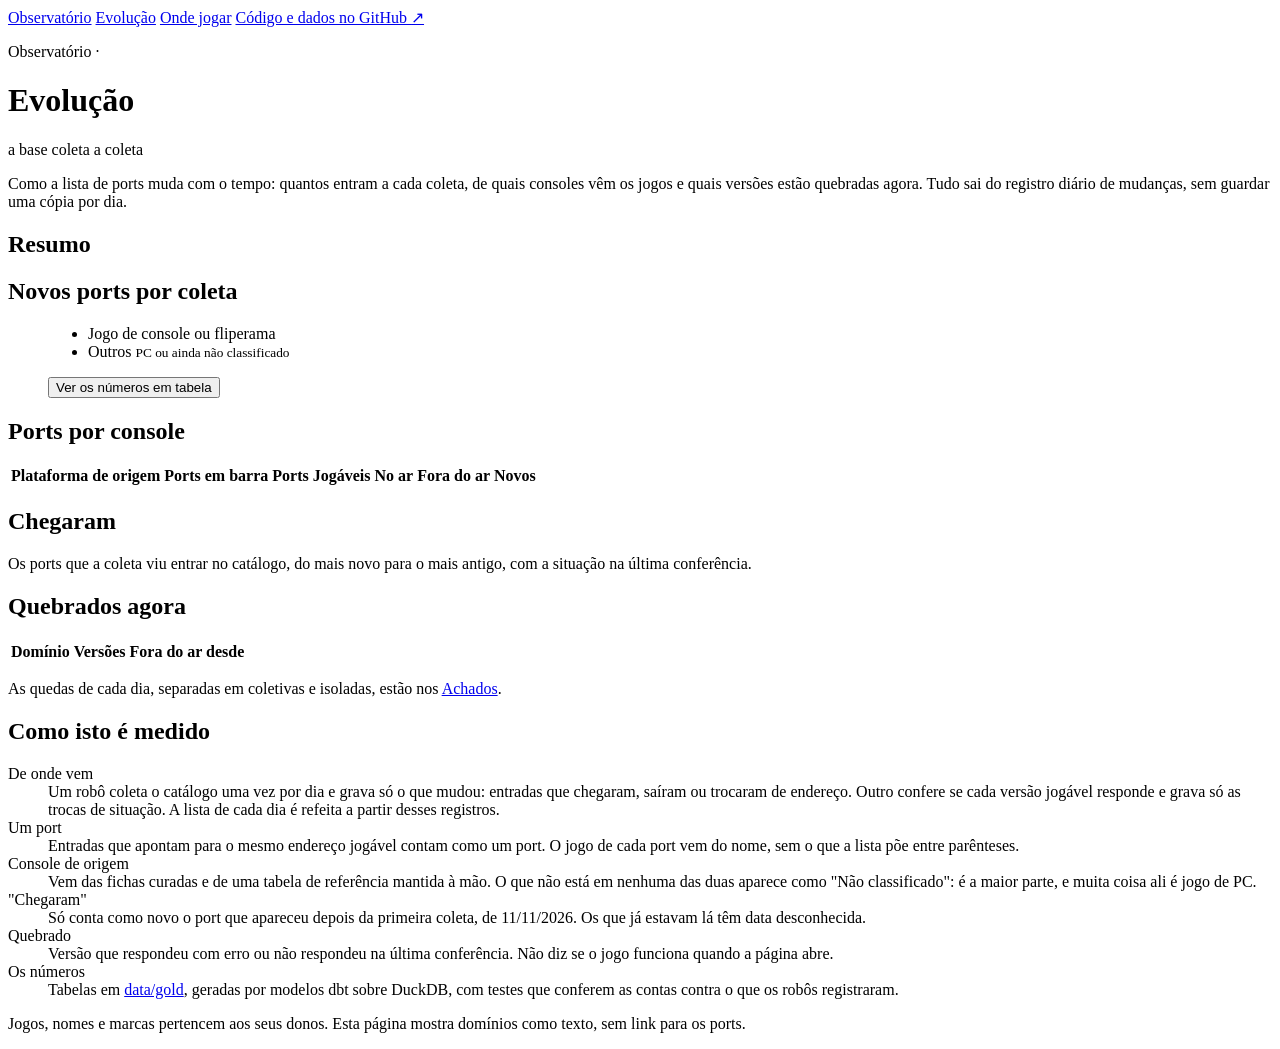
<file: web/evolucao.html>
<!DOCTYPE html>
<html lang="pt-BR">
<head>
<meta charset="utf-8">
<meta name="viewport" content="width=device-width, initial-scale=1">
<title>Evolução · LOKGAM</title>
<meta name="description" content="Como a base de ports de jogos no navegador muda, coleta a coleta: quantos entram, de quais consoles, e quais estão quebrados agora.">
<link rel="preconnect" href="https://fonts.googleapis.com">
<link rel="preconnect" href="https://fonts.gstatic.com" crossorigin>
<link href="https://fonts.googleapis.com/css2?family=Anybody:wdth,wght@50..150,100..900&amp;display=swap" rel="stylesheet">
<link href="https://fonts.googleapis.com/css2?family=Schibsted+Grotesk:wght@400;500;700&amp;display=swap" rel="stylesheet">
<link href="https://fonts.googleapis.com/css2?family=Martian+Mono:wght@400;600&amp;display=swap" rel="stylesheet">
<style>
/*__BASE_CSS__*/
/*__DADOS_CSS__*/
.lista-novos{margin:0;padding:0;list-style:none;border-top:2px solid var(--ink)}
.lista-novos li{display:grid;grid-template-columns:5.2rem minmax(0,1fr) auto;gap:2px 14px;align-items:baseline;padding:10px 0;border-bottom:1px solid var(--wall-2)}
.lista-novos time{font-family:var(--font-mono);font-size:.7rem;color:var(--ink-2)}
.lista-novos b{font-weight:600;overflow-wrap:anywhere}
.lista-novos small{grid-column:2;font-family:var(--font-mono);font-size:.66rem;color:var(--ink-2);overflow-wrap:anywhere}
.lista-novos .situacao{grid-row:1/span 2;grid-column:3;display:inline-flex;align-items:center;gap:6px;font-family:var(--font-mono);font-size:.66rem;color:var(--ink-2);white-space:nowrap}
.tabela td.plataforma{font-weight:600;white-space:nowrap}
.tabela td.plataforma small{display:inline;margin-left:6px;font-weight:400}
.figura{margin-bottom:8px}
@media (max-width:560px){.lista-novos li{grid-template-columns:minmax(0,1fr) auto}.lista-novos time{grid-column:1}.lista-novos small{grid-column:1}.lista-novos .situacao{grid-row:1/span 3;grid-column:2}}
</style>
</head>
<body>
<div class="pagina">
  <nav class="trilho" aria-label="Páginas do site">
    <a href="../">Observatório</a>
    <a href="./" aria-current="page">Evolução</a>
    <a href="../vitrine/">Onde jogar</a>
    <a class="trilho__fora" id="link-repo" href="https://github.com/GabrielKSG7/LOKGAM" rel="noopener noreferrer">Código e dados no GitHub <span aria-hidden="true">↗</span></a>
  </nav>

  <header class="balcao">
    <div class="marca">
      <p class="marca__sobre">Observatório · <span id="atualizado"></span></p>
      <h1 class="marca__nome" id="marca-nome"><span>Evolução</span></h1>
      <p class="marca__sub">a base coleta a coleta</p>
    </div>
    <p class="tese">Como a lista de ports muda com o tempo: quantos entram a cada coleta, de quais consoles vêm os jogos e quais versões estão quebradas agora. Tudo sai do registro diário de mudanças, sem guardar uma cópia por dia.</p>
  </header>

  <section class="secao" id="resumo" aria-labelledby="resumo-titulo">
    <h2 class="secao__titulo" id="resumo-titulo">Resumo</h2>
    <ul class="agora" id="resumo-numeros"></ul>
  </section>

  <section class="secao" id="novos-por-dia" aria-labelledby="novos-dia-titulo">
    <h2 class="secao__titulo" id="novos-dia-titulo">Novos ports por coleta</h2>
    <p class="secao__lide" id="novos-dia-lide"></p>
    <figure class="figura">
      <div class="figura__topo">
        <ul class="legenda">
          <li><i class="amostra amostra--1"></i>Jogo de console ou fliperama</li>
          <li><i class="amostra amostra--2"></i>Outros <small>PC ou ainda não classificado</small></li>
        </ul>
      </div>
      <div class="plot" id="plot-novos"></div>
      <button class="alternar" id="alternar-novos" type="button" aria-expanded="false" aria-controls="tabela-novos">Ver os números em tabela</button>
      <div class="tabela-rolagem" id="tabela-novos" hidden>
        <table class="tabela tabela--estreita">
          <thead><tr><th scope="col">Dia</th><th scope="col" class="num">Entraram</th><th scope="col" class="num">De console</th><th scope="col" class="num">Saíram</th><th scope="col" class="num">Listados</th><th scope="col" class="num">Fora do ar</th></tr></thead>
          <tbody id="tabela-novos-corpo"></tbody>
        </table>
      </div>
    </figure>
  </section>

  <section class="secao" id="por-console" aria-labelledby="console-titulo">
    <h2 class="secao__titulo" id="console-titulo">Ports por console</h2>
    <p class="secao__lide" id="console-lide"></p>
    <div class="tabela-rolagem">
      <table class="tabela">
        <thead><tr><th scope="col">Plataforma de origem</th><th scope="col" class="coluna-barra"><span class="sr">Ports em barra</span></th><th scope="col" class="num">Ports</th><th scope="col" class="num">Jogáveis</th><th scope="col" class="num">No ar</th><th scope="col" class="num">Fora do ar</th><th scope="col" class="num">Novos</th></tr></thead>
        <tbody id="console-corpo"></tbody>
      </table>
    </div>
    <p class="nota" id="console-nota"></p>
  </section>

  <div class="duas">
    <section class="secao" id="novos" aria-labelledby="novos-titulo">
      <h2 class="secao__titulo" id="novos-titulo">Chegaram</h2>
      <p class="secao__lide">Os ports que a coleta viu entrar no catálogo, do mais novo para o mais antigo, com a situação na última conferência.</p>
      <ol class="lista-novos" id="novos-lista"></ol>
    </section>

    <section class="secao" id="quebrados" aria-labelledby="quebrados-titulo">
      <h2 class="secao__titulo" id="quebrados-titulo">Quebrados agora</h2>
      <p class="secao__lide" id="quebrados-lide"></p>
      <div class="tabela-rolagem">
        <table class="tabela">
          <thead><tr><th scope="col">Domínio</th><th scope="col" class="num">Versões</th><th scope="col">Fora do ar desde</th></tr></thead>
          <tbody id="quebrados-corpo"></tbody>
        </table>
      </div>
      <p class="nota">As quedas de cada dia, separadas em coletivas e isoladas, estão nos <a href="../#achados">Achados</a>.</p>
    </section>
  </div>

  <section class="secao" id="metodo" aria-labelledby="metodo-titulo">
    <h2 class="secao__titulo" id="metodo-titulo">Como isto é medido</h2>
    <dl class="notas">
      <div><dt>De onde vem</dt><dd>Um robô coleta o catálogo uma vez por dia e grava só o que mudou: entradas que chegaram, saíram ou trocaram de endereço. Outro confere se cada versão jogável responde e grava só as trocas de situação. A lista de cada dia é refeita a partir desses registros.</dd></div>
      <div><dt>Um port</dt><dd>Entradas que apontam para o mesmo endereço jogável contam como um port. O jogo de cada port vem do nome, sem o que a lista põe entre parênteses.</dd></div>
      <div><dt>Console de origem</dt><dd>Vem das fichas curadas e de uma tabela de referência mantida à mão. O que não está em nenhuma das duas aparece como "Não classificado": é a maior parte, e muita coisa ali é jogo de PC.</dd></div>
      <div><dt>"Chegaram"</dt><dd>Só conta como novo o port que apareceu depois da primeira coleta, de 11/11/2026. Os que já estavam lá têm data desconhecida.</dd></div>
      <div><dt>Quebrado</dt><dd>Versão que respondeu com erro ou não respondeu na última conferência. Não diz se o jogo funciona quando a página abre.</dd></div>
      <div><dt>Os números</dt><dd>Tabelas em <a id="dado-gold" href="#">data/gold</a>, geradas por modelos dbt sobre DuckDB, com testes que conferem as contas contra o que os robôs registraram.</dd></div>
    </dl>
  </section>

  <footer class="rodape">
    <p>Jogos, nomes e marcas pertencem aos seus donos. Esta página mostra domínios como texto, sem link para os ports.</p>
  </footer>
</div>

<script type="application/json" id="dados">__DADOS__</script>
<script>
/*__BASE_JS__*/
</script>
<script>
(function () {
  var L = window.LOKGAM;
  var D = JSON.parse(document.getElementById('dados').textContent);
  var $ = function (s) { return document.querySelector(s); };
  function no(tag, classe, texto) {
    var n = document.createElement(tag);
    if (classe) n.className = classe;
    if (texto != null) n.textContent = texto;
    return n;
  }
  var milhar = function (n) { return n.toLocaleString('pt-BR'); };
  var NOME = { Arcade: 'Fliperama', 'Não classificado': 'Não classificado' };
  var nome = function (p) { return NOME[p] || p; };
  var dia = function (s, longo) { var p = s.slice(0, 10).split('-'); return p[2] + '/' + p[1] + (longo ? '/' + p[0] : ''); };

  $('#link-repo').href = D.repo;
  $('#dado-gold').href = D.repo + '/tree/main/data/gold';
  L.ajustarLetreiro($('#marca-nome'));
  L.aoRedimensionar(function () { L.ajustarLetreiro($('#marca-nome')); });

  var E = D.days, ultimo = E[E.length - 1], primeiro = E[0];
  L.aCadaMinuto(function () { $('#atualizado').textContent = 'coleta ' + L.quando({ checked_at: ultimo.run_at }, Date.now()); });

  /* Resumo */
  var semana = E.filter(function (d) { return L.instante(ultimo.run_at) - L.instante(d.run_at) < 7 * 86400000 && d !== primeiro; });
  var novosSemana = semana.reduce(function (t, d) { return t + d.added; }, 0);
  var consoles = D.platforms.filter(function (p) { return p.is_console; });
  [
    [milhar(ultimo.ports), 'ports listados', '+' + milhar(ultimo.ports - primeiro.ports) + ' desde ' + dia(primeiro.day, true)],
    [milhar(novosSemana), 'novos em 7 dias', semana.reduce(function (t, d) { return t + d.added_console; }, 0) + ' de console ou fliperama'],
    [milhar(ultimo.offline || 0), 'versões quebradas agora', 'de ' + milhar(ultimo.checked || 0) + ' conferidas'],
    [consoles.length, 'consoles com ports', milhar(ultimo.console_ports) + ' ports de jogos de console']
  ].forEach(function (x) {
    var li = no('li');
    li.appendChild(no('span', 'agora__rotulo', x[1]));
    li.appendChild(no('span', 'agora__valor', x[0]));
    li.appendChild(no('small', 'agora__detalhe', x[2]));
    $('#resumo-numeros').appendChild(li);
  });

  /* Novos por coleta: o primeiro dia é o retrato inicial, e não entra */
  var dias = E.slice(1);
  $('#novos-dia-lide').textContent = 'Ports que entraram no catálogo em cada dia de coleta, desde o retrato inicial de ' + dia(primeiro.day, true) +
    '. Em média, ' + (dias.reduce(function (t, d) { return t + d.added; }, 0) / Math.max(1, dias.length)).toLocaleString('pt-BR', { maximumFractionDigits: 1 }) + ' por dia.';
  L.colunas($('#plot-novos'), {
    linhas: dias,
    titulo: 'Novos ports por dia de coleta, separados em console e outros',
    series: [
      { valor: function (d) { return d.added_console; }, classe: 'seg-1', rotulo: 'de console ou fliperama' },
      { valor: function (d) { return d.added - d.added_console; }, classe: 'seg-2', rotulo: 'outros' }
    ],
    rotulo: function (d) { return dia(d.day); },
    descricao: function (d) { return dia(d.day, true) + ': ' + L.plural(d.added, 'port novo', 'ports novos') + ', ' + d.added_console + ' de console'; },
    dica: function (d) {
      return { titulo: d.added ? L.plural(d.added, 'port novo', 'ports novos') : 'Nenhum port novo', subtitulo: dia(d.day, true),
        extra: milhar(d.ports) + ' listados' + (d.removed ? ', ' + d.removed + ' saíram' : '') };
    }
  });
  E.forEach(function (d, i) {
    var tr = no('tr');
    tr.appendChild(no('td', '', dia(d.day, true) + (i === 0 ? ' (retrato inicial)' : '')));
    [i ? d.added : '—', i ? d.added_console : '—', i ? d.removed : '—', milhar(d.ports), d.offline == null ? '—' : d.offline].forEach(function (v) { tr.appendChild(no('td', 'num', v)); });
    $('#tabela-novos-corpo').appendChild(tr);
  });
  L.alternarTabela($('#alternar-novos'), $('#tabela-novos'));

  var naoClass = D.platforms.filter(function (p) { return p.platform === 'Não classificado'; })[0];
  /* Por console: consoles primeiro, do maior para o menor; PC e não classificados no fim */
  var ordem = D.platforms.slice().sort(function (a, b) {
    var grupo = function (p) { return p.is_console ? 0 : p.platform === 'PC' ? 1 : 2; };
    return grupo(a) - grupo(b) || b.ports - a.ports || a.platform.localeCompare(b.platform, 'pt-BR');
  });
  var maior = Math.max.apply(null, consoles.map(function (p) { return p.ports; }).concat([1]));
  ordem.forEach(function (p) {
    var tr = no('tr');
    var td = no('td', 'plataforma', nome(p.platform));
    if (p.games !== p.ports) td.appendChild(no('small', '', L.plural(p.games, 'jogo', 'jogos')));
    tr.appendChild(td);
    var celula = no('td', 'celula-barra');
    if (p.is_console) {
      var barra = no('span', 'barra');
      barra.style.width = (p.ports / maior * 100) + '%';
      celula.appendChild(barra);
    }
    tr.appendChild(celula);
    [p.ports, p.playable, p.online, p.offline, p.added_since_baseline].forEach(function (v) { tr.appendChild(no('td', 'num', milhar(v))); });
    $('#console-corpo').appendChild(tr);
  });
  var lider = consoles.slice().sort(function (a, b) { return b.ports - a.ports; })[0];
  $('#console-lide').textContent = 'Os ' + milhar(ultimo.ports) + ' ports listados hoje, pela plataforma em que o jogo nasceu. ' +
    (lider ? nome(lider.platform) + ' lidera entre os consoles, com ' + L.plural(lider.ports, 'port', 'ports') + '. ' : '') +
    (naoClass && naoClass.ports > ultimo.ports / 2 ? 'A maior parte da lista ainda não tem origem conhecida.' : '');
  $('#console-nota').textContent = (naoClass ? milhar(naoClass.ports) + ' ports são de jogos ainda não classificados, e por isso a barra só aparece nos consoles. ' : '') +
    '"Jogáveis" são os que têm versão para abrir no navegador; os outros só têm código-fonte. "Novos" conta os que entraram depois do retrato inicial.';

  /* Chegaram */
  var novos = D.new_ports.slice().sort(function (a, b) { return a.first_seen < b.first_seen ? 1 : a.first_seen > b.first_seen ? -1 : a.title.localeCompare(b.title, 'pt-BR'); });
  novos.slice(0, 20).forEach(function (p) {
    var li = no('li');
    li.appendChild(no('time', '', dia(p.first_seen)));
    li.appendChild(no('b', '', p.title));
    li.appendChild(no('small', '', [p.is_console ? nome(p.platform) : null, p.play_host || 'só código-fonte'].filter(Boolean).join(' · ')));
    var s = no('span', 'situacao');
    var estado = !p.listed ? null : p.state;
    if (estado) s.appendChild(no('i', 'led led--' + estado));
    s.appendChild(document.createTextNode(!p.listed ? 'saiu da lista' : estado ? L.ESTADO_CURTO[estado] : 'sem versão jogável'));
    li.appendChild(s);
    $('#novos-lista').appendChild(li);
  });
  if (novos.length > 20) $('#novos-lista').after(no('p', 'nota', 'E mais ' + (novos.length - 20) + ' em data/gold/new_ports.json.'));

  /* Quebrados agora, agrupados por domínio */
  var porDominio = {};
  D.broken.forEach(function (b) {
    var k = b.play_host;
    var g = porDominio[k] = porDominio[k] || { host: k, n: 0, desde: b.started_at, antes: false };
    g.n++;
    if (b.started_at < g.desde) g.desde = b.started_at;
    if (b.started_basis === 'before_first_check') g.antes = true;
  });
  var grupos = Object.keys(porDominio).map(function (k) { return porDominio[k]; })
    .sort(function (a, b) { return b.n - a.n || a.host.localeCompare(b.host); });
  var MOSTRAR = 8, resto = grupos.slice(MOSTRAR);
  grupos.slice(0, MOSTRAR).forEach(function (g) {
    var tr = no('tr');
    tr.appendChild(no('td', 'dominio', g.host));
    tr.appendChild(no('td', 'num', g.n));
    tr.appendChild(no('td', '', g.antes ? 'antes da primeira conferência' : dia(g.desde, true)));
    $('#quebrados-corpo').appendChild(tr);
  });
  if (resto.length) {
    var tr = no('tr');
    tr.appendChild(no('td', '', 'Outros ' + resto.length + ' domínios'));
    tr.appendChild(no('td', 'num', resto.reduce(function (t, g) { return t + g.n; }, 0)));
    tr.appendChild(no('td', '', 'um por domínio, em geral'));
    $('#quebrados-corpo').appendChild(tr);
  }
  var vistas = D.broken.filter(function (b) { return b.started_basis === 'observed'; }).length;
  $('#quebrados-lide').textContent = L.plural(D.broken.length, 'versão estava fora do ar', 'versões estavam fora do ar') + ' na última conferência, em ' +
    L.plural(grupos.length, 'domínio', 'domínios') + '. ' + (vistas ? L.plural(vistas, 'caiu', 'caíram') + ' depois de a conferência começar; as outras já estavam fora no primeiro dia.' : 'Todas já estavam fora no primeiro dia de conferência.');
})();
</script>
</body>
</html>
</file>
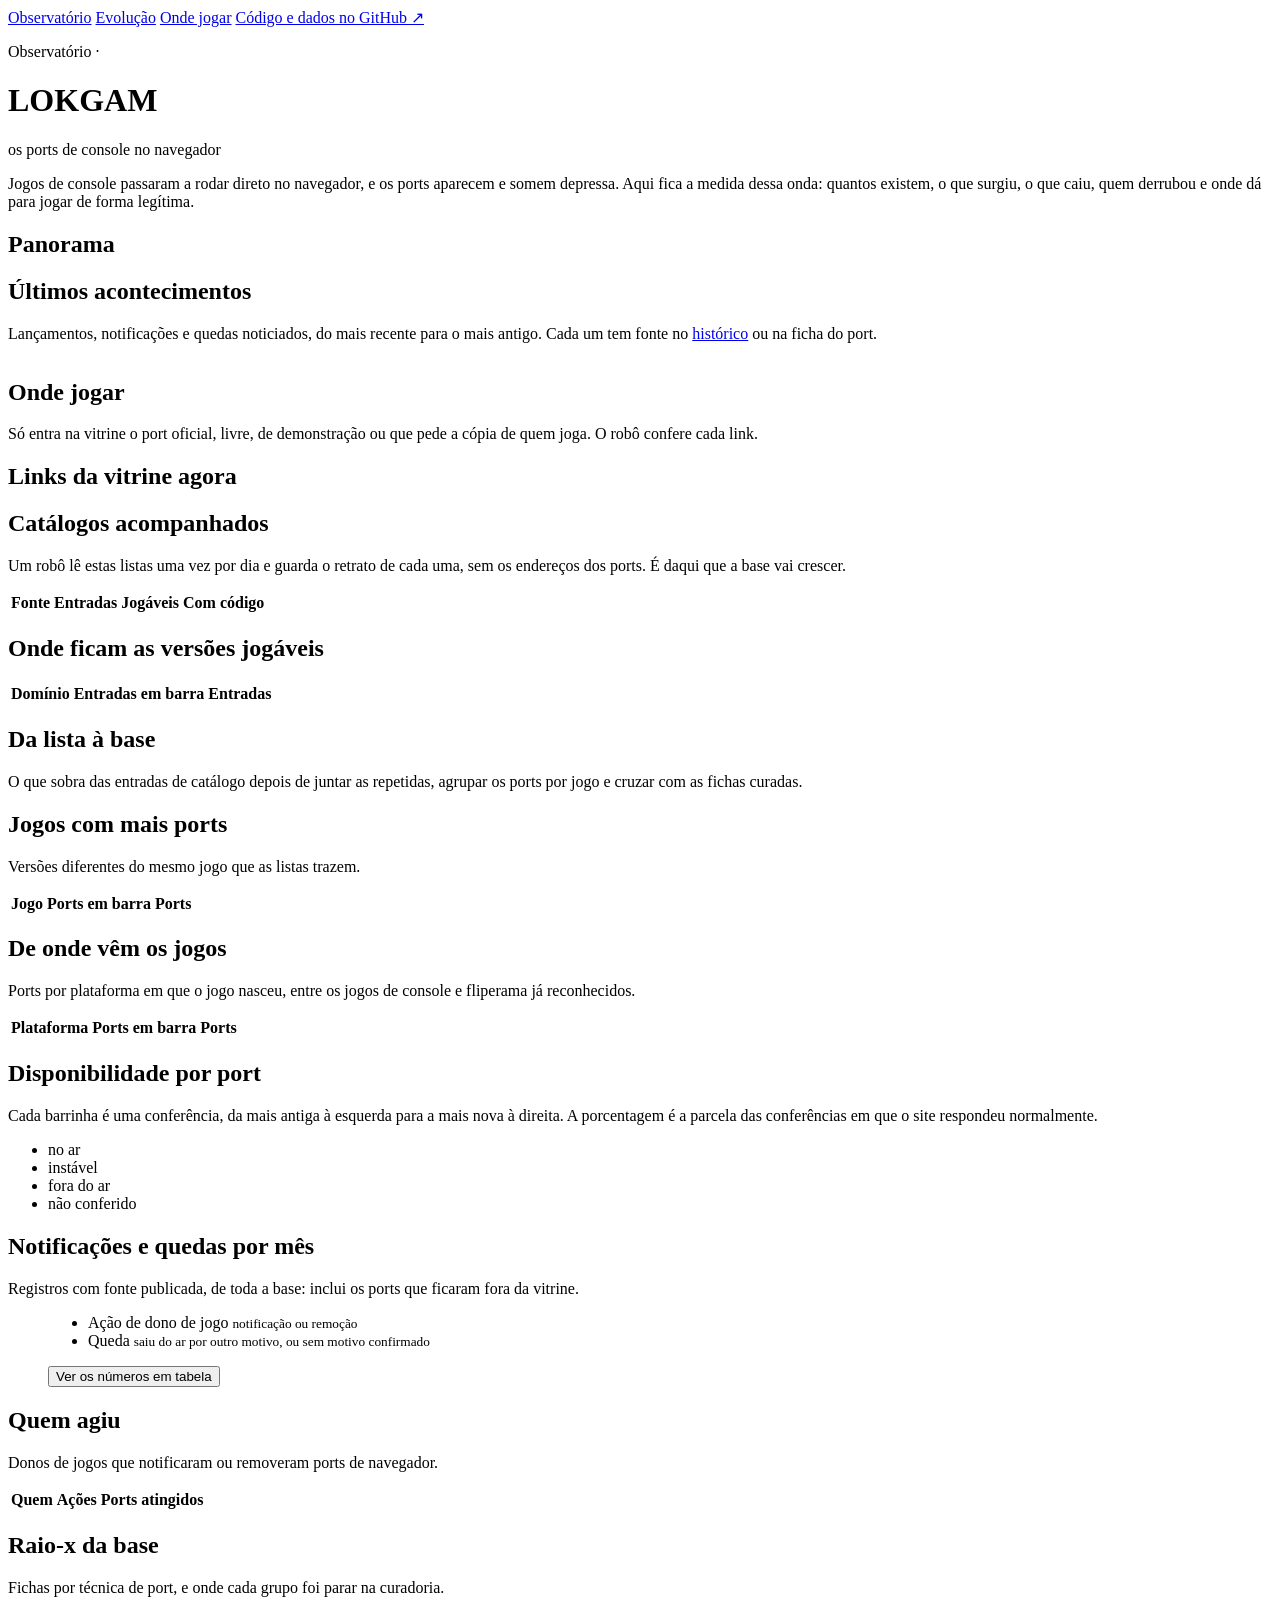
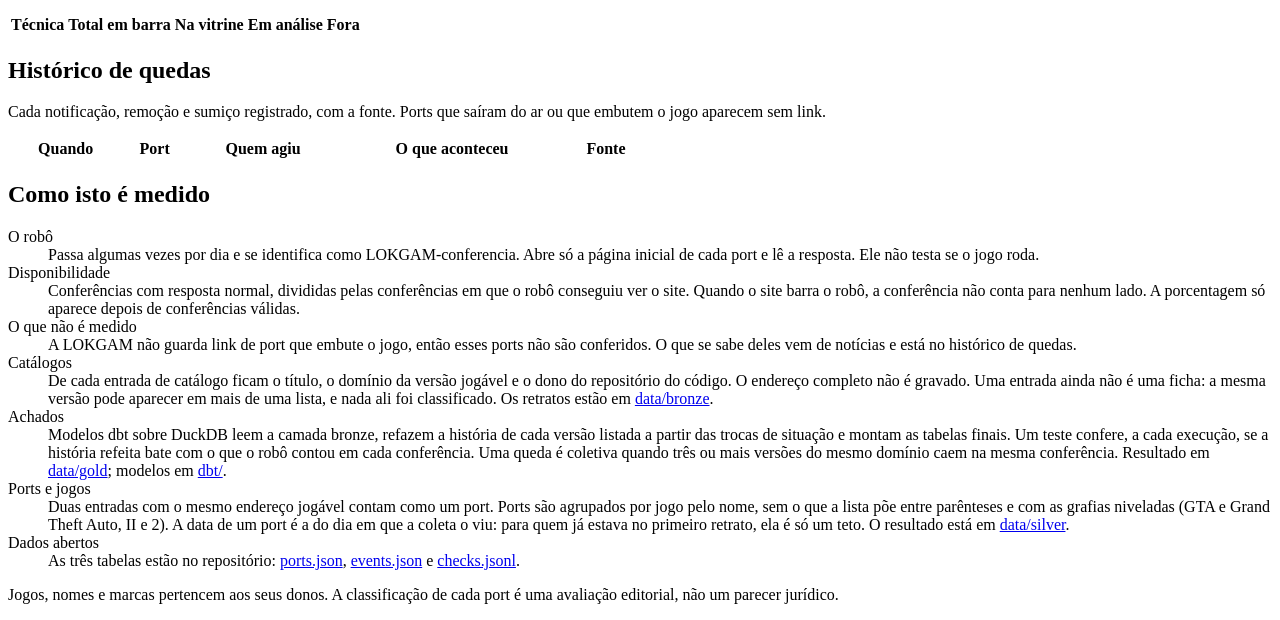
<file: web/observatorio.html>
<!DOCTYPE html>
<html lang="pt-BR">
<head>
<meta charset="utf-8">
<meta name="viewport" content="width=device-width, initial-scale=1">
<title>LOKGAM: observatório dos ports de console no navegador</title>
<meta name="description" content="A onda de jogos de console rodando no navegador, medida todo dia: quantos ports existem, o que surgiu, o que caiu, quem derrubou e onde dá para jogar de forma legítima.">
<link rel="preconnect" href="https://fonts.googleapis.com">
<link rel="preconnect" href="https://fonts.gstatic.com" crossorigin>
<link href="https://fonts.googleapis.com/css2?family=Anybody:wdth,wght@50..150,100..900&amp;display=swap" rel="stylesheet">
<link href="https://fonts.googleapis.com/css2?family=Schibsted+Grotesk:wght@400;500;700&amp;display=swap" rel="stylesheet">
<link href="https://fonts.googleapis.com/css2?family=Martian+Mono:wght@400;600&amp;display=swap" rel="stylesheet">
<style>
/*__BASE_CSS__*/
/*__DADOS_CSS__*/

.subtitulo{margin:0;font-family:var(--font-mono);font-size:.7rem;font-weight:600;letter-spacing:.1em;text-transform:uppercase;color:var(--ink-2)}


/* Disponibilidade por port */
.disp{margin:0;padding:0;list-style:none;border-top:2px solid var(--ink)}
.disp__linha{display:grid;grid-template-columns:minmax(0,1fr) minmax(0,330px) 10.5rem;align-items:center;gap:6px 24px;padding:13px 0;border-bottom:1px solid var(--wall-2)}
.disp__nome{display:grid;gap:3px;min-width:0}
.disp__nome a,.disp__nome b{font-weight:700;text-underline-offset:3px;overflow-wrap:anywhere}
.disp__estado{display:block;font-family:var(--font-mono);font-size:.68rem;line-height:1.5;color:var(--ink-2)}
.disp__estado .pulso{width:5px;height:11px;margin-right:7px;vertical-align:-1px}
.disp__estado .pulso--unstable{height:7px}
.disp__estado .pulso--offline{height:4px}
.disp__numero{display:grid;gap:2px;justify-items:end;text-align:right}
.disp__numero strong{font-size:1.25rem;font-weight:700;line-height:1.1;font-variant-numeric:tabular-nums}
.disp__numero strong.espera{font-size:.84rem;font-weight:500;color:var(--ink-2)}
.disp__numero small{font-family:var(--font-mono);font-size:.64rem;color:var(--ink-2)}


.achados{margin:0 0 36px;padding:0;list-style:none;display:grid;grid-template-columns:repeat(auto-fit,minmax(min(100%,250px),1fr));gap:0;border-top:2px solid var(--ink);border-bottom:2px solid var(--ink)}
.achados li{display:grid;align-content:start;gap:6px;padding:18px 20px 20px 0}
.achados li + li{padding-left:20px;border-left:1px solid var(--wall-2)}
.achados__numero{font-family:var(--font-display);font-weight:800;font-stretch:120%;font-size:clamp(2rem,5vw,2.8rem);line-height:1}
.achados__texto{margin:0;font-size:.95rem;line-height:1.45}
#figura-dias{margin-bottom:32px}
#coletivas-corpo td.dominio{white-space:nowrap;overflow-wrap:normal}
@media (max-width:560px){.achados li,.achados li + li{padding:16px 0;border-left:0}.achados li + li{border-top:1px solid var(--wall-2)}}
.feed{margin:0;padding:0;list-style:none;display:grid;gap:16px}
.feed li{display:grid;grid-template-columns:5.4rem minmax(0,1fr);gap:2px 14px}
.feed time{grid-row:span 2;padding-top:.25em;font-family:var(--font-mono);font-size:.7rem;color:var(--ink-2)}
.feed b{font-weight:700}
.feed b small{display:inline;margin-left:.6em;font-family:var(--font-mono);font-weight:400;font-size:.64rem;letter-spacing:.06em;text-transform:uppercase;color:var(--ink-2)}
.feed span{color:var(--ink-2);font-size:.92rem}
.jogar{margin:0;padding:0;list-style:none;border-top:2px solid var(--ink)}
.jogar a{display:flex;align-items:center;flex-wrap:wrap;gap:6px 12px;padding:11px 0;border-bottom:1px solid var(--wall-2);text-decoration:none}
.jogar a:hover .jogar__nome{text-decoration:underline;text-underline-offset:3px}
.jogar__nome{flex:1 1 9rem;min-width:0;font-weight:600}
.jogar__luz{display:inline-flex;align-items:center;gap:6px;min-width:6.5rem;font-family:var(--font-mono);font-size:.68rem;color:var(--ink-2)}
.chamada{font-family:var(--font-mono);font-size:.8rem;font-weight:600;color:var(--ink);text-underline-offset:4px}
@media (max-width:560px){.feed li{grid-template-columns:1fr}.feed time{grid-row:auto}}
.tabela td.fonte{min-width:11rem;font-weight:600}
@media (max-width:560px){.tabela--fontes td.fonte{min-width:0}.tabela--fontes th,.tabela--fontes td{padding-right:10px}.tabela--fontes th:last-child,.tabela--fontes td:last-child{padding-right:0}}
.tabela td.fonte small{max-width:44ch;margin-top:2px}
.tabela td.tecnica{min-width:9.5rem}
.quedas{min-width:640px}
.quedas td:first-child{font-family:var(--font-mono);font-size:.76rem;font-variant-numeric:tabular-nums;white-space:nowrap}
.quedas td:nth-child(2){font-weight:700;min-width:11rem}
.quedas a{text-underline-offset:3px;white-space:nowrap}
.quedas td[data-rotulo]::before{content:none}

@media (max-width:760px){
  .tabela td.tecnica{min-width:7.5rem}
  .disp__linha{grid-template-columns:minmax(0,1fr) auto}
  .disp__linha .faixa{grid-column:1/-1;grid-row:2;justify-content:flex-start}
  .disp__linha .pulso--vazio{display:none}
  .quedas{min-width:0}
  .quedas thead{position:absolute;width:1px;height:1px;overflow:hidden;clip:rect(0 0 0 0)}
  .quedas tbody{display:grid}
  .quedas tr{display:grid;gap:5px;padding:16px 0;border-bottom:1px solid var(--wall-2)}
  .quedas td{display:block;padding:0;border:0}
  .quedas td:nth-child(2){min-width:0}
  .quedas td:first-child small{display:inline;margin-left:8px}
  .quedas td[data-rotulo]{font-size:.86rem}
  .quedas td[data-rotulo]::before{content:attr(data-rotulo) ": ";font-family:var(--font-mono);font-size:.66rem;letter-spacing:.06em;text-transform:uppercase;color:var(--ink-2)}
  .quedas td[data-rotulo] br{display:none}
  .quedas td[data-rotulo] a{margin-right:10px}
}
</style>
</head>
<body>
<div class="pagina">

  <nav class="trilho" aria-label="Páginas do site">
    <a href="./" aria-current="page">Observatório</a>
    <a href="evolucao/">Evolução</a>
    <a href="vitrine/">Onde jogar</a>
    <a class="trilho__fora" id="link-repo" href="https://github.com/GabrielKSG7/LOKGAM" rel="noopener noreferrer">Código e dados no GitHub <span aria-hidden="true">↗</span></a>
  </nav>

  <header class="balcao">
    <div class="marca">
      <p class="marca__sobre">Observatório · <span id="conferencia"></span></p>
      <h1 class="marca__nome" id="marca-nome"><span>LOKGAM</span></h1>
      <p class="marca__sub">os ports de console no navegador</p>
    </div>
    <p class="tese">Jogos de console passaram a rodar direto no navegador, e os ports aparecem e somem depressa. Aqui fica a medida dessa onda: quantos existem, o que surgiu, o que caiu, quem derrubou e onde dá para jogar de forma legítima.</p>
    <ul class="placar" id="placar"></ul>
  </header>

  <section class="secao" id="panorama" aria-labelledby="panorama-titulo">
    <h2 class="secao__titulo" id="panorama-titulo">Panorama</h2>
    <ul class="agora" id="panorama-numeros"></ul>
  </section>

  <section class="secao" id="achados" aria-labelledby="achados-titulo" hidden>
    <h2 class="secao__titulo" id="achados-titulo">Achados</h2>
    <p class="secao__lide" id="achados-lide"></p>
    <ol class="achados" id="achados-lista"></ol>

    <figure class="figura" id="figura-dias">
      <div class="figura__topo">
        <h3 class="figura__titulo">Versões fora do ar em cada conferência</h3>
        <ul class="legenda">
          <li><i class="amostra amostra--1"></i>Queda coletiva <small id="legenda-coletiva"></small></li>
          <li><i class="amostra amostra--2"></i>Queda isolada <small>a versão caiu sozinha</small></li>
        </ul>
      </div>
      <div class="plot" id="plot-dias"></div>
      <button class="alternar" id="alternar-dias" type="button" aria-expanded="false" aria-controls="tabela-dias">Ver os números em tabela</button>
      <div class="tabela-rolagem" id="tabela-dias" hidden>
        <table class="tabela tabela--estreita">
          <thead><tr><th scope="col">Conferência</th><th scope="col" class="num">Conferidas</th><th scope="col" class="num">No ar</th><th scope="col" class="num">Coletivas</th><th scope="col" class="num">Isoladas</th></tr></thead>
          <tbody id="tabela-dias-corpo"></tbody>
        </table>
      </div>
    </figure>

    <div class="tabela-rolagem">
      <table class="tabela">
        <caption class="tabela__legenda">Quedas coletivas</caption>
        <thead><tr><th scope="col">Domínio</th><th scope="col" class="num">Versões</th><th scope="col">Começou</th><th scope="col">Situação</th></tr></thead>
        <tbody id="coletivas-corpo"></tbody>
      </table>
    </div>
    <p class="nota" id="achados-nota"></p>
  </section>

  <div class="duas">
    <section class="secao" id="acontecimentos" aria-labelledby="acontecimentos-titulo">
      <h2 class="secao__titulo" id="acontecimentos-titulo">Últimos acontecimentos</h2>
      <p class="secao__lide">Lançamentos, notificações e quedas noticiados, do mais recente para o mais antigo. Cada um tem fonte no <a href="#quedas">histórico</a> ou na ficha do port.</p>
      <ol class="feed" id="feed"></ol>
    </section>

    <section class="secao" id="onde-jogar" aria-labelledby="jogar-titulo">
      <h2 class="secao__titulo" id="jogar-titulo">Onde jogar</h2>
      <p class="secao__lide">Só entra na vitrine o port oficial, livre, de demonstração ou que pede a cópia de quem joga. O robô confere cada link.</p>
      <ul class="jogar" id="jogar-lista"></ul>
      <p class="nota"><a class="chamada" href="vitrine/" id="jogar-todos"></a></p>
    </section>
  </div>

  <section class="secao" id="no-ar" aria-labelledby="noar-titulo" hidden>
    <h2 class="secao__titulo" id="noar-titulo">Os ports listados respondem?</h2>
    <ul class="agora" id="noar-numeros"></ul>
    <p class="nota" id="noar-nota"></p>
  </section>

  <main class="secao" id="agora" aria-labelledby="agora-titulo">
    <h2 class="secao__titulo" id="agora-titulo">Links da vitrine agora</h2>
    <ul class="agora" id="agora-numeros"></ul>
    <p class="nota" id="agora-nota"></p>
  </main>

  <div class="duas">
    <section class="secao" id="catalogos" aria-labelledby="catalogos-titulo">
      <h2 class="secao__titulo" id="catalogos-titulo">Catálogos acompanhados</h2>
      <p class="secao__lide">Um robô lê estas listas uma vez por dia e guarda o retrato de cada uma, sem os endereços dos ports. É daqui que a base vai crescer.</p>
      <div class="tabela-rolagem"><table class="tabela tabela--fontes">
        <thead><tr><th scope="col">Fonte</th><th scope="col" class="num">Entradas</th><th scope="col" class="num">Jogáveis</th><th scope="col" class="num">Com código</th></tr></thead>
        <tbody id="fontes-corpo"></tbody>
      </table></div>
    </section>

    <section class="secao" id="hospedagem" aria-labelledby="hospedagem-titulo">
      <h2 class="secao__titulo" id="hospedagem-titulo">Onde ficam as versões jogáveis</h2>
      <p class="secao__lide" id="hospedagem-frase"></p>
      <div class="tabela-rolagem"><table class="tabela">
        <thead><tr><th scope="col">Domínio</th><th scope="col" class="coluna-barra"><span class="sr">Entradas em barra</span></th><th scope="col" class="num">Entradas</th></tr></thead>
        <tbody id="hospedagem-corpo"></tbody>
      </table></div>
    </section>
  </div>

  <section class="secao" id="base" aria-labelledby="base-titulo">
    <h2 class="secao__titulo" id="base-titulo">Da lista à base</h2>
    <p class="secao__lide">O que sobra das entradas de catálogo depois de juntar as repetidas, agrupar os ports por jogo e cruzar com as fichas curadas.</p>
    <ul class="agora" id="base-numeros"></ul>
    <p class="nota" id="base-nota"></p>
  </section>

  <div class="duas">
    <section class="secao" id="mais-ports" aria-labelledby="maisports-titulo">
      <h2 class="secao__titulo" id="maisports-titulo">Jogos com mais ports</h2>
      <p class="secao__lide">Versões diferentes do mesmo jogo que as listas trazem.</p>
      <div class="tabela-rolagem"><table class="tabela">
        <thead><tr><th scope="col">Jogo</th><th scope="col" class="coluna-barra"><span class="sr">Ports em barra</span></th><th scope="col" class="num">Ports</th></tr></thead>
        <tbody id="maisports-corpo"></tbody>
      </table></div>
    </section>

    <section class="secao" id="origem" aria-labelledby="origem-titulo">
      <h2 class="secao__titulo" id="origem-titulo">De onde vêm os jogos</h2>
      <p class="secao__lide">Ports por plataforma em que o jogo nasceu, entre os jogos de console e fliperama já reconhecidos.</p>
      <div class="tabela-rolagem"><table class="tabela">
        <thead><tr><th scope="col">Plataforma</th><th scope="col" class="coluna-barra"><span class="sr">Ports em barra</span></th><th scope="col" class="num">Ports</th></tr></thead>
        <tbody id="origem-corpo"></tbody>
      </table></div>
    </section>
  </div>

  <section class="secao" id="disponibilidade" aria-labelledby="disp-titulo">
    <h2 class="secao__titulo" id="disp-titulo">Disponibilidade por port</h2>
    <p class="secao__lide">Cada barrinha é uma conferência, da mais antiga à esquerda para a mais nova à direita. A porcentagem é a parcela das conferências em que o site respondeu normalmente.</p>
    <ul class="legenda-pulso" aria-label="Como ler as barrinhas">
      <li><i class="pulso pulso--online"></i>no ar</li>
      <li><i class="pulso pulso--unstable"></i>instável</li>
      <li><i class="pulso pulso--offline"></i>fora do ar</li>
      <li><i class="pulso pulso--unverified"></i>não conferido</li>
    </ul>
    <ul class="disp" id="disp-lista"></ul>
  </section>

  <section class="secao" id="por-mes" aria-labelledby="mes-titulo">
    <h2 class="secao__titulo" id="mes-titulo">Notificações e quedas por mês</h2>
    <p class="secao__lide">Registros com fonte publicada, de toda a base: inclui os ports que ficaram fora da vitrine.</p>
    <figure class="figura" id="figura-meses">
      <div class="figura__topo">
        <ul class="legenda">
          <li><i class="amostra amostra--1"></i>Ação de dono de jogo <small>notificação ou remoção</small></li>
          <li><i class="amostra amostra--2"></i>Queda <small>saiu do ar por outro motivo, ou sem motivo confirmado</small></li>
        </ul>
      </div>
      <div class="plot" id="plot-meses"></div>
      <button class="alternar" id="alternar-tabela" type="button" aria-expanded="false" aria-controls="tabela-meses">Ver os números em tabela</button>
      <div class="tabela-rolagem" id="tabela-meses" hidden>
        <table class="tabela tabela--estreita">
          <thead><tr><th scope="col">Mês</th><th scope="col" class="num">Ações de donos</th><th scope="col" class="num">Quedas</th><th scope="col" class="num">Total</th></tr></thead>
          <tbody id="tabela-meses-corpo"></tbody>
        </table>
      </div>
    </figure>
  </section>

  <div class="duas">
    <section class="secao" id="quem-agiu" aria-labelledby="quem-titulo">
      <h2 class="secao__titulo" id="quem-titulo">Quem agiu</h2>
      <p class="secao__lide">Donos de jogos que notificaram ou removeram ports de navegador.</p>
      <div class="tabela-rolagem"><table class="tabela">
        <thead><tr><th scope="col">Quem</th><th scope="col" class="num">Ações</th><th scope="col">Ports atingidos</th></tr></thead>
        <tbody id="quem-corpo"></tbody>
      </table></div>
    </section>

    <section class="secao" id="raio-x" aria-labelledby="raiox-titulo">
      <h2 class="secao__titulo" id="raiox-titulo">Raio-x da base</h2>
      <p class="secao__lide">Fichas por técnica de port, e onde cada grupo foi parar na curadoria.</p>
      <div class="tabela-rolagem"><table class="tabela">
        <thead><tr><th scope="col">Técnica</th><th scope="col" class="coluna-barra"><span class="sr">Total em barra</span></th><th scope="col" class="num">Na vitrine</th><th scope="col" class="num">Em análise</th><th scope="col" class="num">Fora</th></tr></thead>
        <tbody id="raiox-corpo"></tbody>
      </table></div>
    </section>
  </div>

  <section class="secao" id="quedas" aria-labelledby="quedas-titulo">
    <h2 class="secao__titulo" id="quedas-titulo">Histórico de quedas</h2>
    <p class="secao__lide">Cada notificação, remoção e sumiço registrado, com a fonte. Ports que saíram do ar ou que embutem o jogo aparecem sem link.</p>
    <div class="tabela-rolagem">
      <table class="tabela quedas">
        <thead><tr><th scope="col">Quando</th><th scope="col">Port</th><th scope="col">Quem agiu</th><th scope="col">O que aconteceu</th><th scope="col">Fonte</th></tr></thead>
        <tbody id="quedas-corpo"></tbody>
      </table>
    </div>
  </section>

  <section class="secao" id="metodo" aria-labelledby="metodo-titulo">
    <h2 class="secao__titulo" id="metodo-titulo">Como isto é medido</h2>
    <dl class="notas">
      <div><dt>O robô</dt><dd>Passa algumas vezes por dia e se identifica como LOKGAM-conferencia. Abre só a página inicial de cada port e lê a resposta. Ele não testa se o jogo roda.</dd></div>
      <div><dt>Disponibilidade</dt><dd>Conferências com resposta normal, divididas pelas conferências em que o robô conseguiu ver o site. Quando o site barra o robô, a conferência não conta para nenhum lado. A porcentagem só aparece depois de <span id="minimo"></span> conferências válidas.</dd></div>
      <div><dt>O que não é medido</dt><dd>A LOKGAM não guarda link de port que embute o jogo, então esses ports não são conferidos. O que se sabe deles vem de notícias e está no histórico de quedas.</dd></div>
      <div><dt>Catálogos</dt><dd>De cada entrada de catálogo ficam o título, o domínio da versão jogável e o dono do repositório do código. O endereço completo não é gravado. Uma entrada ainda não é uma ficha: a mesma versão pode aparecer em mais de uma lista, e nada ali foi classificado. Os retratos estão em <a id="dado-bronze" href="#">data/bronze</a>.</dd></div>
      <div><dt>Achados</dt><dd>Modelos dbt sobre DuckDB leem a camada bronze, refazem a história de cada versão listada a partir das trocas de situação e montam as tabelas finais. Um teste confere, a cada execução, se a história refeita bate com o que o robô contou em cada conferência. Uma queda é coletiva quando três ou mais versões do mesmo domínio caem na mesma conferência. Resultado em <a id="dado-gold" href="#">data/gold</a>; modelos em <a id="dado-dbt" href="#">dbt/</a>.</dd></div>
      <div><dt>Ports e jogos</dt><dd>Duas entradas com o mesmo endereço jogável contam como um port. Ports são agrupados por jogo pelo nome, sem o que a lista põe entre parênteses e com as grafias niveladas (GTA e Grand Theft Auto, II e 2). A data de um port é a do dia em que a coleta o viu: para quem já estava no primeiro retrato, ela é só um teto. O resultado está em <a id="dado-silver" href="#">data/silver</a>.</dd></div>
      <div><dt>Dados abertos</dt><dd>As três tabelas estão no repositório: <a id="dado-ports" href="#">ports.json</a>, <a id="dado-events" href="#">events.json</a> e <a id="dado-checks" href="#">checks.jsonl</a>.</dd></div>
    </dl>
  </section>

  <footer class="rodape">
    <p>Jogos, nomes e marcas pertencem aos seus donos. A classificação de cada port é uma avaliação editorial, não um parecer jurídico.</p>
  </footer>
</div>

<script type="application/json" id="dados">__DADOS__</script>
<script>
/*__BASE_JS__*/
</script>
<script>
(function () {
  'use strict';
  var L = window.LOKGAM;
  var D = JSON.parse(document.getElementById('dados').textContent);
  var $ = function (s, r) { return (r || document).querySelector(s); };
  var NS = 'http://www.w3.org/2000/svg';
  function no(tag, classe, texto) {
    var n = document.createElement(tag);
    if (classe) n.className = classe;
    if (texto != null) n.textContent = texto;
    return n;
  }
  function svg(tag, attrs, texto) {
    var n = document.createElementNS(NS, tag);
    for (var k in attrs) n.setAttribute(k, attrs[k]);
    if (texto != null) n.textContent = texto;
    return n;
  }

  /* Balcão */
  $('#link-repo').href = D.repo;
  $('#dado-ports').href = D.repo + '/blob/main/data/ports.json';
  $('#dado-events').href = D.repo + '/blob/main/data/events.json';
  $('#dado-checks').href = D.repo + '/blob/main/data/checks.jsonl';
  $('#minimo').textContent = D.min_samples;
  var placar = $('#placar');
  [
    [D.totals.checks, 'conferências desde ' + L.data(D.totals.first_check || '')],
    [D.totals.events, 'eventos com fonte'],
    [D.totals.ports, 'fichas na base'],
    [D.catalogs.sources.reduce(function (t, f) { return t + f.rows; }, 0).toLocaleString('pt-BR'), 'entradas lidas de catálogos']
  ].forEach(function (par) {
    var li = no('li');
    li.appendChild(no('b', '', par[0]));
    li.appendChild(document.createTextNode(' ' + par[1]));
    placar.appendChild(li);
  });

  var vitrine = D.availability.filter(function (r) { return r.curation === 'approved'; });
  var GRAVIDADE = { offline: 0, unstable: 1, unverified: 2, online: 3 };
  var TECNICA_CURTA = { native_web: 'Feito para a web', source_port: 'Código-fonte', reimplementation: 'Motor reescrito', decompilation: 'Engenharia reversa', recompilation: 'Recompilação', emulation: 'Emulação', unknown: 'Não identificada' };

  /* Agora e disponibilidade dependem da hora: são refeitos a cada minuto */
  function pintarAgora() {
    var agora = Date.now();
    var ultima = D.totals.last_check ? { checked_at: D.totals.last_check } : null;
    $('#conferencia').textContent = !ultima ? 'links ainda sem conferência'
      : agora - L.instante(D.totals.last_check) <= L.VALIDADE_MS ? 'links conferidos ' + L.quando(ultima, agora)
      : 'última conferência dos links ' + L.quando(ultima, agora);

    var conta = { online: 0, unstable: 0, offline: 0, unverified: 0 };
    vitrine.forEach(function (r) { conta[L.situacao(r, agora).state]++; });
    var lista = $('#agora-numeros');
    lista.textContent = '';
    ['online', 'unstable', 'offline', 'unverified'].forEach(function (estado) {
      var li = no('li');
      var rotulo = no('span', 'agora__rotulo');
      rotulo.appendChild(no('i', 'pulso pulso--' + estado));
      rotulo.appendChild(document.createTextNode(L.ESTADO[estado]));
      li.appendChild(rotulo);
      li.appendChild(no('span', 'agora__valor', conta[estado]));
      lista.appendChild(li);
    });
    $('#agora-nota').textContent = 'Dos ' + vitrine.length + ' ports da vitrine. Uma conferência vale por três dias; sem outra mais nova, o port volta para "não conferido". Também fica assim o port cujo site barra o robô.';

    var linhas = D.availability.map(function (r) { return { r: r, s: L.situacao(r, agora) }; });
    linhas.sort(function (a, b) {
      return GRAVIDADE[a.s.state] - GRAVIDADE[b.s.state] ||
        (a.r.pct == null ? 2 : a.r.pct) - (b.r.pct == null ? 2 : b.r.pct) ||
        a.r.title.localeCompare(b.r.title, 'pt-BR');
    });
    var disp = $('#disp-lista');
    disp.textContent = '';
    linhas.forEach(function (x) {
      var r = x.r, s = x.s;
      var li = no('li', 'disp__linha');
      var nome = no('div', 'disp__nome');
      if (r.curation === 'approved') {
        var a = no('a', '', r.title);
        a.href = 'vitrine/#ficha-' + r.id;
        nome.appendChild(a);
      } else {
        nome.appendChild(no('b', '', r.title));
      }
      var estado = no('span', 'disp__estado');
      estado.appendChild(no('i', 'pulso pulso--' + s.state));
      estado.appendChild(document.createTextNode(
        L.ESTADO_CURTO[s.state] + (s.state !== 'unverified' ? ' ' + L.quando(s.check, agora) : '') +
        (r.port_name ? ' · ' + r.port_name : '') + (r.curation === 'pending' ? ' · em análise' : '')));
      nome.appendChild(estado);
      li.appendChild(nome);
      li.appendChild(L.faixa(r.strip, 40));
      var numero = no('div', 'disp__numero');
      if (r.pct != null) {
        numero.appendChild(no('strong', '', Math.round(r.pct * 100) + '%'));
        numero.appendChild(no('small', '', r.online + ' de ' + r.observed + ' no ar'));
      } else {
        numero.appendChild(no('strong', 'espera', 'aguardando dados'));
        numero.appendChild(no('small', '', r.observed + ' de ' + D.min_samples + ' conferências'));
      }
      li.appendChild(numero);
      disp.appendChild(li);
    });
  }

  /* Gráfico: colunas empilhadas por mês, uma escala só */
  var meses = D.events_by_month;
  var plot = $('#plot-meses');
  var dica = no('div', 'dica');
  dica.hidden = true;
  function rotuloMes(m, longo) {
    var p = m.split('-');
    return L.MES[+p[1] - 1] + (longo ? '/' + p[0] : '');
  }
  function textoColuna(m) {
    var total = m.rights_actions + m.outages;
    if (!total) return rotuloMes(m.month, true) + ': nenhum registro';
    return rotuloMes(m.month, true) + ': ' + L.plural(m.rights_actions, 'ação de dono de jogo', 'ações de donos de jogos') + ' e ' + L.plural(m.outages, 'queda', 'quedas');
  }
  function mostrarDica(m, x, y) {
    var total = m.rights_actions + m.outages;
    dica.textContent = '';
    dica.appendChild(no('div', 'dica__valor', total ? L.plural(total, 'registro', 'registros') : 'Nenhum registro'));
    dica.appendChild(no('div', 'dica__rotulo', rotuloMes(m.month, true)));
    [[m.rights_actions, 'chave--1', 'de donos de jogos'], [m.outages, 'chave--2', 'quedas']].forEach(function (linha) {
      var d = no('div', 'dica__linha');
      d.appendChild(no('i', 'chave ' + linha[1]));
      d.appendChild(no('b', '', linha[0]));
      d.appendChild(document.createTextNode(linha[2]));
      dica.appendChild(d);
    });
    dica.hidden = false;
    var largura = dica.offsetWidth, altura = dica.offsetHeight, folga = 22;
    var direita = x + folga, esquerda = x - folga - largura;
    dica.style.left = Math.max(0, direita + largura <= plot.clientWidth ? direita : esquerda) + 'px';
    dica.style.top = Math.max(0, Math.min(y - 6, plot.clientHeight - altura)) + 'px';
  }
  function topoArredondado(x, y, w, h) {
    var r = Math.min(4, h, w / 2);
    return 'M' + x + ',' + (y + h) + ' L' + x + ',' + (y + r) + ' Q' + x + ',' + y + ' ' + (x + r) + ',' + y +
      ' L' + (x + w - r) + ',' + y + ' Q' + (x + w) + ',' + y + ' ' + (x + w) + ',' + (y + r) + ' L' + (x + w) + ',' + (y + h) + ' Z';
  }
  function desenharMeses() {
    plot.textContent = '';
    plot.appendChild(dica);
    if (!meses.length) { plot.appendChild(no('p', 'nota', 'Ainda não há registros para mostrar.')); return; }
    var W = Math.max(280, plot.clientWidth), esq = 30, dir = 6, topo = 24, alturaPlot = 190, base = 34;
    var H = topo + alturaPlot + base;
    var banda = (W - esq - dir) / meses.length;
    var larguraBarra = Math.min(24, Math.max(6, banda * 0.5));
    var maior = Math.max.apply(null, meses.map(function (m) { return m.rights_actions + m.outages; }));
    var passo = maior <= 5 ? 1 : maior <= 10 ? 2 : Math.ceil(maior / 5);
    var teto = Math.max(passo, Math.ceil(maior / passo) * passo);
    var y = function (v) { return topo + alturaPlot - v / teto * alturaPlot; };
    var desenho = svg('svg', { viewBox: '0 0 ' + W + ' ' + H, width: W, height: H, role: 'group', 'aria-label': 'Notificações e quedas por mês, em colunas empilhadas' });
    for (var t = 0; t <= teto; t += passo) {
      desenho.appendChild(svg('line', { x1: esq, x2: W - dir, y1: y(t), y2: y(t), 'class': t ? 'grade' : 'eixo' }));
      desenho.appendChild(svg('text', { x: esq - 8, y: y(t) + 3.5, 'text-anchor': 'end' }, t));
    }
    var pico = -1, valorPico = 0;
    meses.forEach(function (m, i) { var total = m.rights_actions + m.outages; if (total > valorPico) { valorPico = total; pico = i; } });
    var pular = banda < 34 ? 2 : 1, anoMostrado = '';
    meses.forEach(function (m, i) {
      var total = m.rights_actions + m.outages;
      var cx = esq + banda * (i + 0.5), x = cx - larguraBarra / 2;
      var g = svg('g', { 'class': 'coluna', tabindex: 0, role: 'img', 'aria-label': textoColuna(m) });
      g.appendChild(svg('rect', { 'class': 'faixa-alvo', x: esq + banda * i, y: topo - 14, width: banda, height: alturaPlot + 14 }));
      var h1 = m.rights_actions / teto * alturaPlot, h2 = m.outages / teto * alturaPlot;
      /* 2px da cor da parede separam os dois segmentos; só a ponta de cima é arredondada */
      var vao = h1 && h2 ? 2 : 0;
      if (h1) {
        if (h2) g.appendChild(svg('rect', { 'class': 'seg-1', x: x, y: y(m.rights_actions) + vao / 2, width: larguraBarra, height: Math.max(1, h1 - vao / 2) }));
        else g.appendChild(svg('path', { 'class': 'seg-1', d: topoArredondado(x, y(m.rights_actions), larguraBarra, h1) }));
      }
      if (h2) g.appendChild(svg('path', { 'class': 'seg-2', d: topoArredondado(x, y(total), larguraBarra, Math.max(1, h2 - vao / 2)) }));
      if (i === pico) g.appendChild(svg('text', { 'class': 'rotulo-valor', x: cx, y: y(total) - 7, 'text-anchor': 'middle' }, total));
      if (i % pular === 0) {
        g.appendChild(svg('text', { x: cx, y: topo + alturaPlot + 15, 'text-anchor': 'middle' }, rotuloMes(m.month)));
        /* O ano aparece só no primeiro mês mostrado de cada ano */
        var ano = m.month.slice(0, 4);
        if (ano !== anoMostrado) g.appendChild(svg('text', { x: cx, y: topo + alturaPlot + 28, 'text-anchor': 'middle' }, ano));
        anoMostrado = ano;
      }
      var mostrar = function () { mostrarDica(m, cx * (plot.clientWidth / W), y(total) * (plot.clientWidth / W)); };
      g.addEventListener('pointerenter', mostrar);
      g.addEventListener('focus', mostrar);
      g.addEventListener('pointerleave', function () { dica.hidden = true; });
      g.addEventListener('blur', function () { dica.hidden = true; });
      desenho.appendChild(g);
    });
    plot.appendChild(desenho);
  }
  var corpoMeses = $('#tabela-meses-corpo');
  meses.forEach(function (m) {
    var tr = no('tr');
    tr.appendChild(no('td', '', rotuloMes(m.month, true)));
    tr.appendChild(no('td', 'num', m.rights_actions));
    tr.appendChild(no('td', 'num', m.outages));
    tr.appendChild(no('td', 'num', m.rights_actions + m.outages));
    corpoMeses.appendChild(tr);
  });
  var alternar = $('#alternar-tabela'), tabelaMeses = $('#tabela-meses');
  alternar.addEventListener('click', function () {
    tabelaMeses.hidden = !tabelaMeses.hidden;
    alternar.setAttribute('aria-expanded', String(!tabelaMeses.hidden));
    alternar.textContent = tabelaMeses.hidden ? 'Ver os números em tabela' : 'Esconder a tabela';
  });

  /* Quem agiu */
  var quem = $('#quem-corpo');
  D.actors.forEach(function (a) {
    var tr = no('tr');
    tr.appendChild(no('td', '', a.actor || 'Não informado'));
    tr.appendChild(no('td', 'num', a.count));
    tr.appendChild(no('td', '', a.ports.join(', ')));
    quem.appendChild(tr);
  });

  /* Endereços antigos: a vitrine morava nesta página */
  if (/^#(ficha-|sem-link|analise|antes-de-jogar|curadoria)/.test(location.hash)) location.replace('vitrine/' + location.hash);

  var milhar = function (n) { return n.toLocaleString('pt-BR'); };
  var SELO = { official: 'Oficial', free: 'Livre', demo: 'Demo', byo_files: 'Sua cópia' };

  /* Panorama */
  var acoes = D.events.filter(function (e) { return e.kind === 'dmca_notice' || e.kind === 'removal'; }).length;
  [
    [milhar(D.base.ports), 'ports conhecidos', 'lidos de ' + L.plural(D.catalogs.sources.filter(function (f) { return f.rows; }).length, 'catálogo', 'catálogos'), '#base'],
    [milhar(D.base.games), 'jogos diferentes', milhar(D.base.console_games) + ' de console ou fliperama já reconhecidos', '#origem'],
    [D.storefront.length, 'para jogar agora', 'com link conferido e direitos em ordem', 'vitrine/'],
    [acoes, 'ações de donos de jogos', 'notificações e remoções registradas', '#quedas']
  ].forEach(function (x) {
    var li = no('li');
    li.appendChild(no('span', 'agora__rotulo', x[1]));
    var valor = no('span', 'agora__valor');
    var a = no('a', '', x[0]);
    a.href = x[3];
    valor.appendChild(a);
    li.appendChild(valor);
    li.appendChild(no('small', 'agora__detalhe', x[2]));
    $('#panorama-numeros').appendChild(li);
  });

  /* Últimos acontecimentos */
  D.events.slice().sort(function (a, b) { return L.chave(a.date) < L.chave(b.date) ? 1 : L.chave(a.date) > L.chave(b.date) ? -1 : 0; })
    .slice(0, 6).forEach(function (e) {
      var li = no('li');
      li.appendChild(no('time', '', L.data(e.date)));
      var titulo = no('b', '', e.title);
      titulo.appendChild(no('small', '', L.TIPO[e.kind]));
      li.appendChild(titulo);
      li.appendChild(no('span', '', e.summary));
      $('#feed').appendChild(li);
    });

  /* Onde jogar: os primeiros da vitrine, com a luz do robô */
  var situacaoDe = {};
  D.availability.forEach(function (r) { situacaoDe[r.id] = r; });
  var MOSTRAR = 8;
  function pintarJogar() {
    var agora = Date.now();
    var lista = $('#jogar-lista');
    lista.textContent = '';
    D.storefront.slice(0, MOSTRAR).forEach(function (p) {
      var li = no('li');
      var a = no('a');
      a.href = 'vitrine/#ficha-' + p.id;
      a.appendChild(no('span', 'jogar__nome', p.title));
      a.appendChild(no('span', 'selo selo--' + p.status, SELO[p.status]));
      var estado = situacaoDe[p.id] ? L.situacao(situacaoDe[p.id], agora).state : 'unverified';
      var luz = no('span', 'jogar__luz');
      luz.appendChild(no('i', 'led led--' + estado));
      luz.appendChild(document.createTextNode(L.ESTADO_CURTO[estado]));
      a.appendChild(luz);
      li.appendChild(a);
      lista.appendChild(li);
    });
  }
  L.aCadaMinuto(pintarJogar);
  $('#jogar-todos').textContent = (D.storefront.length > MOSTRAR ? 'Ver os ' + D.storefront.length + ' jogos na vitrine' : 'Abrir a vitrine') + ' →';

  /* Achados: a camada ouro */
  var G = D.gold;
  if (G) {
    var F = G.findings;
    var pct = function (a, b) { return b ? Math.round(a / b * 100) + '%' : '—'; };
    var decimal = function (n) { return n.toLocaleString('pt-BR', { maximumFractionDigits: 1 }); };
    var dias = function (horas) { var d = horas / 24; return d >= 1.5 ? decimal(Math.round(d * 2) / 2) + ' dias' : Math.round(horas) + ' horas'; };
    var MIN_COLETIVA = 3;
    $('#achados').hidden = false;
    $('#legenda-coletiva').textContent = MIN_COLETIVA + ' ou mais versões do mesmo domínio na mesma conferência';
    $('#achados-lide').textContent = 'O que ' + decimal(F.days_observed) + ' dias de conferência diária das versões listadas no catálogo já mostram. ' +
      'Os números são refeitos todo dia, a partir do registro de cada troca de situação.';
    var observadas = G.collective.filter(function (c) { return c.started_basis === 'observed'; });
    var antes = G.collective.filter(function (c) { return c.started_basis !== 'observed'; });
    var maiorAntes = antes.slice().sort(function (a, b) { return b.ports - a.ports; })[0];
    var itens = [];
    if (F.observed_outages) {
      itens.push([pct(F.observed_collective, F.observed_outages),
        'das ' + L.plural(F.observed_outages, 'queda vista', 'quedas vistas') + ' pela conferência vieram de um domínio derrubando várias versões de uma vez' +
        (observadas.length === 1 ? ': ' + observadas[0].play_host + ', com ' + observadas[0].ports + ' versões.' : ', em ' + L.plural(observadas.length, 'evento', 'eventos') + '.')]);
    }
    if (F.median_hours_down != null) {
      itens.push([dias(F.median_hours_down), 'foi o tempo mediano fora do ar das ' + L.plural(F.observed_recovered, 'versão que caiu e voltou', 'versões que caíram e voltaram') + '.']);
    }
    if (F.down_since_first_check) {
      itens.push([milhar(F.down_since_first_check), (F.down_since_first_check > 1 ? 'versões já estavam fora do ar na primeira conferência e não voltaram'
        : 'versão já estava fora do ar na primeira conferência e não voltou') +
        (maiorAntes ? '. ' + maiorAntes.ports + ' delas são de um único espelho, ' + maiorAntes.play_host + '.' : '.')]);
    }
    itens.push([decimal(F.added_per_day), 'entradas novas por dia no catálogo, em média' + (F.removed_since_baseline ? '. Sa' + (F.removed_since_baseline > 1 ? 'íram ' : 'iu ') + F.removed_since_baseline + ' no período.' : '.')]);
    itens.forEach(function (x) {
      var li = no('li');
      li.appendChild(no('span', 'achados__numero', x[0]));
      li.appendChild(no('p', 'achados__texto', x[1]));
      $('#achados-lista').appendChild(li);
    });

    G.collective.forEach(function (c) {
      var tr = no('tr');
      tr.appendChild(no('td', 'dominio', c.play_host));
      tr.appendChild(no('td', 'num', c.ports));
      tr.appendChild(no('td', '', c.started_basis === 'observed' ? L.data(c.started_at) : 'antes da primeira conferência'));
      var situacao = c.still_down === 0 ? 'todas voltaram' + (c.last_recovered_at ? ' até ' + L.data(c.last_recovered_at) : '')
        : c.recovered ? c.recovered + ' voltaram, ' + c.still_down + ' seguem fora' : 'seguem fora do ar';
      tr.appendChild(no('td', '', situacao));
      $('#coletivas-corpo').appendChild(tr);
    });
    $('#achados-nota').textContent = 'Como ler: a conferência é diária, então o começo e o fim de cada queda têm precisão de um dia. ' +
      '"Fora do ar" é a página que respondeu com erro ou não respondeu; "no ar" quer dizer que a página respondeu, não que o jogo funciona. ' +
      (G.isolated.length ? 'Quedas isoladas vistas até agora: ' + G.isolated.map(function (o) { return o.title + ' (' + o.play_host + ')'; }).join(', ') + '. ' : '') +
      'As tabelas completas estão em data/gold, geradas por modelos dbt sobre DuckDB.';

    /* Colunas empilhadas: versões fora do ar por conferência, uma escala só */
    /* Duas conferências no mesmo dia ganham a hora (UTC) no rótulo */
    var repetidos = {};
    G.daily.forEach(function (d) { var k = d.run_at.slice(0, 10); repetidos[k] = (repetidos[k] || 0) + 1; });
    var rotuloDia = function (d, longo) {
      var p = d.run_at.slice(0, 10).split('-');
      return p[2] + '/' + p[1] + (longo ? '/' + p[0] : '') + (repetidos[d.run_at.slice(0, 10)] > 1 ? ' ' + d.run_at.slice(11, 13) + 'h' : '');
    };
    L.colunas($('#plot-dias'), {
      linhas: G.daily,
      titulo: 'Versões fora do ar em cada conferência, separadas em queda coletiva e isolada',
      series: [
        { valor: function (d) { return d.offline_collective; }, classe: 'seg-1', rotulo: 'em queda coletiva' },
        { valor: function (d) { return d.offline_isolated; }, classe: 'seg-2', rotulo: 'em queda isolada' }
      ],
      rotulo: function (d) { return rotuloDia(d); },
      descricao: function (d) { return rotuloDia(d, true) + ': ' + d.offline_collective + ' em queda coletiva e ' + d.offline_isolated + ' em queda isolada'; },
      dica: function (d) { return { titulo: L.plural(d.offline, 'versão fora do ar', 'versões fora do ar'), subtitulo: 'Conferência de ' + rotuloDia(d, true), extra: 'de ' + milhar(d.checked) + ' conferidas' }; }
    });
    G.daily.forEach(function (d) {
      var tr = no('tr');
      tr.appendChild(no('td', '', rotuloDia(d, true)));
      [d.checked, d.online, d.offline_collective, d.offline_isolated].forEach(function (n) { tr.appendChild(no('td', 'num', milhar(n))); });
      $('#tabela-dias-corpo').appendChild(tr);
    });
    L.alternarTabela($('#alternar-dias'), $('#tabela-dias'));
  }

  /* Os ports listados respondem? */
  if (D.base.checked) {
    $('#no-ar').hidden = false;
    ['online', 'unstable', 'offline', 'unverified'].forEach(function (estado) {
      var li = no('li');
      var rotulo = no('span', 'agora__rotulo');
      rotulo.appendChild(no('i', 'pulso pulso--' + estado));
      rotulo.appendChild(document.createTextNode(L.ESTADO[estado]));
      li.appendChild(rotulo);
      li.appendChild(no('span', 'agora__valor', milhar(D.base.states[estado])));
      li.appendChild(no('small', 'agora__detalhe', Math.round(D.base.states[estado] / D.base.checked * 100) + '% das conferidas'));
      $('#noar-numeros').appendChild(li);
    });
    L.aCadaMinuto(function () {
      $('#noar-nota').textContent = 'Conferência diária das ' + milhar(D.base.checked) + ' versões jogáveis que os catálogos listam; a última foi ' +
        L.quando({ checked_at: D.base.checked_at }, Date.now()) + '. "Não conferido" é o site que barrou o robô. Estar no ar não diz nada sobre direitos: muitos desses ports trazem o jogo dentro e não têm link aqui.';
    });
  }

  /* Catálogos acompanhados */
  var C = D.catalogs;
  $('#dado-bronze').href = D.repo + '/tree/main/data/bronze';
  $('#dado-silver').href = D.repo + '/tree/main/data/silver';
  $('#dado-gold').href = D.repo + '/tree/main/data/gold';
  $('#dado-dbt').href = D.repo + '/tree/main/dbt';
  function linhaDaFonte(f, agora) {
    if (f.status !== 'active') return 'Não coletado. ' + f.notes;
    if (!f.last_good_run) return f.last_run ? 'A coleta ainda não deu certo.' : 'Aguardando a primeira coleta.';
    var partes = [(f.last_status === 'failed' ? 'A última tentativa falhou; retrato de ' : 'Lido ') + L.quando({ checked_at: f.last_good_run }, agora)];
    var m = f.changes;
    var mudou = [m.added && L.plural(m.added, 'entrou', 'entraram'), m.removed && L.plural(m.removed, 'saiu', 'saíram'), m.changed && L.plural(m.changed, 'mudou', 'mudaram')].filter(Boolean);
    partes.push(mudou.length ? L.lista(mudou) + ' desde ' + L.data(f.first_run) : 'sem mudanças desde o primeiro retrato, de ' + L.data(f.first_run));
    return partes.join(' · ');
  }
  var corpoFontes = $('#fontes-corpo');
  function pintarFontes() {
    var agora = Date.now();
    corpoFontes.textContent = '';
    C.sources.forEach(function (f) {
      var tr = no('tr');
      var nome = no('td', 'fonte', f.name);
      nome.appendChild(no('small', '', linhaDaFonte(f, agora)));
      tr.appendChild(nome);
      /* Fonte que não traz links (uma lista de compatibilidade, por exemplo) fica com traço nas duas últimas colunas */
      var temLinks = f.with_play + f.with_source > 0;
      [f.rows, f.with_play, f.with_source].forEach(function (n, i) { tr.appendChild(no('td', 'num', f.last_good_run && (i === 0 || temLinks) ? milhar(n) : '—')); });
      corpoFontes.appendChild(tr);
    });
  }
  L.aCadaMinuto(pintarFontes);

  var H = C.hosting;
  if (H.entries) {
    var noTopo = H.top.slice(0, 4).reduce(function (t, h) { return t + h.entries; }, 0);
    $('#hospedagem-frase').textContent = 'As ' + milhar(H.entries) + ' versões jogáveis listadas estão em ' + L.plural(H.hosts, 'domínio', 'domínios') +
      '. Os quatro maiores concentram ' + Math.round(noTopo / H.entries * 100) + '% delas, e ' + milhar(H.single_entry_hosts) + ' domínios aparecem uma única vez. ' +
      Math.round(H.shared / H.entries * 100) + '% ficam em hospedagem gratuita, como GitHub Pages e itch.io.';
    var corpoHosp = $('#hospedagem-corpo');
    var linhasHosp = H.top.map(function (h) { return [h.host, h.entries, 'dominio']; });
    var resto = H.entries - H.top.reduce(function (t, h) { return t + h.entries; }, 0);
    if (resto > 0) linhasHosp.push(['Outros ' + milhar(H.hosts - H.top.length) + ' domínios', resto, '']);
    var maiorHosp = Math.max.apply(null, linhasHosp.map(function (x) { return x[1]; }));
    linhasHosp.forEach(function (x) {
      var tr = no('tr');
      tr.appendChild(no('td', x[2], x[0]));
      var celula = no('td', 'celula-barra');
      var barra = no('span', 'barra');
      barra.style.width = (x[1] / maiorHosp * 100) + '%';
      celula.appendChild(barra);
      tr.appendChild(celula);
      tr.appendChild(no('td', 'num', milhar(x[1])));
      corpoHosp.appendChild(tr);
    });
  } else {
    $('#hospedagem').hidden = true;
  }

  /* Da lista à base */
  var B = D.base;
  [
    [milhar(B.ports), 'ports distintos', 'de ' + milhar(B.listings) + ' entradas de catálogo'],
    [milhar(B.games), 'jogos', 'com pelo menos um port listado'],
    [milhar(B.console_games), 'jogos de console e fliperama', milhar(B.console_ports) + ' ports entre os reconhecidos'],
    [B.fichas_linked + ' de ' + B.fichas, 'fichas ligadas a um port', 'por endereço, domínio ou repositório']
  ].forEach(function (x) {
    var li = no('li');
    var rotulo = no('span', 'agora__rotulo', x[1]);
    li.appendChild(rotulo);
    li.appendChild(no('span', 'agora__valor', x[0]));
    li.appendChild(no('small', 'agora__detalhe', x[2]));
    $('#base-numeros').appendChild(li);
  });
  $('#base-nota').textContent = 'A origem só é conhecida para ' + milhar(B.classified_games) + ' dos ' + milhar(B.games) +
    ' jogos: vem das fichas curadas e de uma tabela de referência mantida à mão. O resto ainda não foi classificado, e boa parte é jogo de PC.';
  function barras(corpo, linhas) {
    var maior = Math.max.apply(null, linhas.map(function (x) { return x[1]; }).concat([1]));
    linhas.forEach(function (x) {
      var tr = no('tr');
      tr.appendChild(no('td', '', x[0]));
      var celula = no('td', 'celula-barra');
      var barra = no('span', 'barra');
      barra.style.width = (x[1] / maior * 100) + '%';
      celula.appendChild(barra);
      tr.appendChild(celula);
      tr.appendChild(no('td', 'num', milhar(x[1])));
      corpo.appendChild(tr);
    });
  }
  barras($('#maisports-corpo'), B.top_games.map(function (g) { return [g.title, g.ports]; }));
  barras($('#origem-corpo'), B.by_origin.map(function (o) { return [o.platform === 'Arcade' ? 'Fliperama' : o.platform, o.ports]; }));

  /* Raio-x da base */
  var raiox = $('#raiox-corpo');
  var maiorGrupo = Math.max.apply(null, D.composition.map(function (c) { return c.total; }).concat([1]));
  D.composition.forEach(function (c) {
    var tr = no('tr');
    var nome = no('td', 'tecnica', TECNICA_CURTA[c.technique] || c.technique);
    nome.appendChild(no('small', '', L.plural(c.total, 'ficha', 'fichas')));
    tr.appendChild(nome);
    var celula = no('td', 'celula-barra');
    var barra = no('span', 'barra');
    barra.style.width = (c.total / maiorGrupo * 100) + '%';
    celula.appendChild(barra);
    tr.appendChild(celula);
    tr.appendChild(no('td', 'num', c.approved));
    tr.appendChild(no('td', 'num', c.pending));
    tr.appendChild(no('td', 'num', c.rejected));
    raiox.appendChild(tr);
  });

  /* Histórico de quedas */
  var quedas = $('#quedas-corpo');
  D.events.filter(function (e) { return e.kind !== 'launch'; })
    .sort(function (a, b) { return L.chave(a.date) < L.chave(b.date) ? 1 : L.chave(a.date) > L.chave(b.date) ? -1 : 0; })
    .forEach(function (e) {
      var tr = no('tr');
      var quando = no('td', '', L.data(e.date));
      if (e.date_basis === 'reported') quando.appendChild(no('small', '', 'data da notícia'));
      tr.appendChild(quando);
      var port = no('td', '', e.title);
      if (e.port_name) port.appendChild(no('small', '', e.port_name));
      tr.appendChild(port);
      var ator = no('td', '', e.actor || 'Não informado');
      ator.dataset.rotulo = 'Quem agiu';
      tr.appendChild(ator);
      var fato = no('td');
      fato.appendChild(no('small', '', L.TIPO[e.kind]));
      fato.appendChild(document.createTextNode(e.summary));
      tr.appendChild(fato);
      var fontes = no('td');
      fontes.dataset.rotulo = 'Fonte';
      e.sources.forEach(function (f, i) {
        if (i) fontes.appendChild(no('br'));
        var a = no('a', '', f.title);
        a.href = f.url;
        a.rel = 'noopener noreferrer';
        fontes.appendChild(a);
      });
      tr.appendChild(fontes);
      quedas.appendChild(tr);
    });

  function ajustar() {
    L.ajustarLetreiro($('#marca-nome'));
    desenharMeses();
  }
  L.aCadaMinuto(pintarAgora);
  ajustar();
  L.aoRedimensionar(ajustar);
})();
</script>
</body>
</html>
</file>
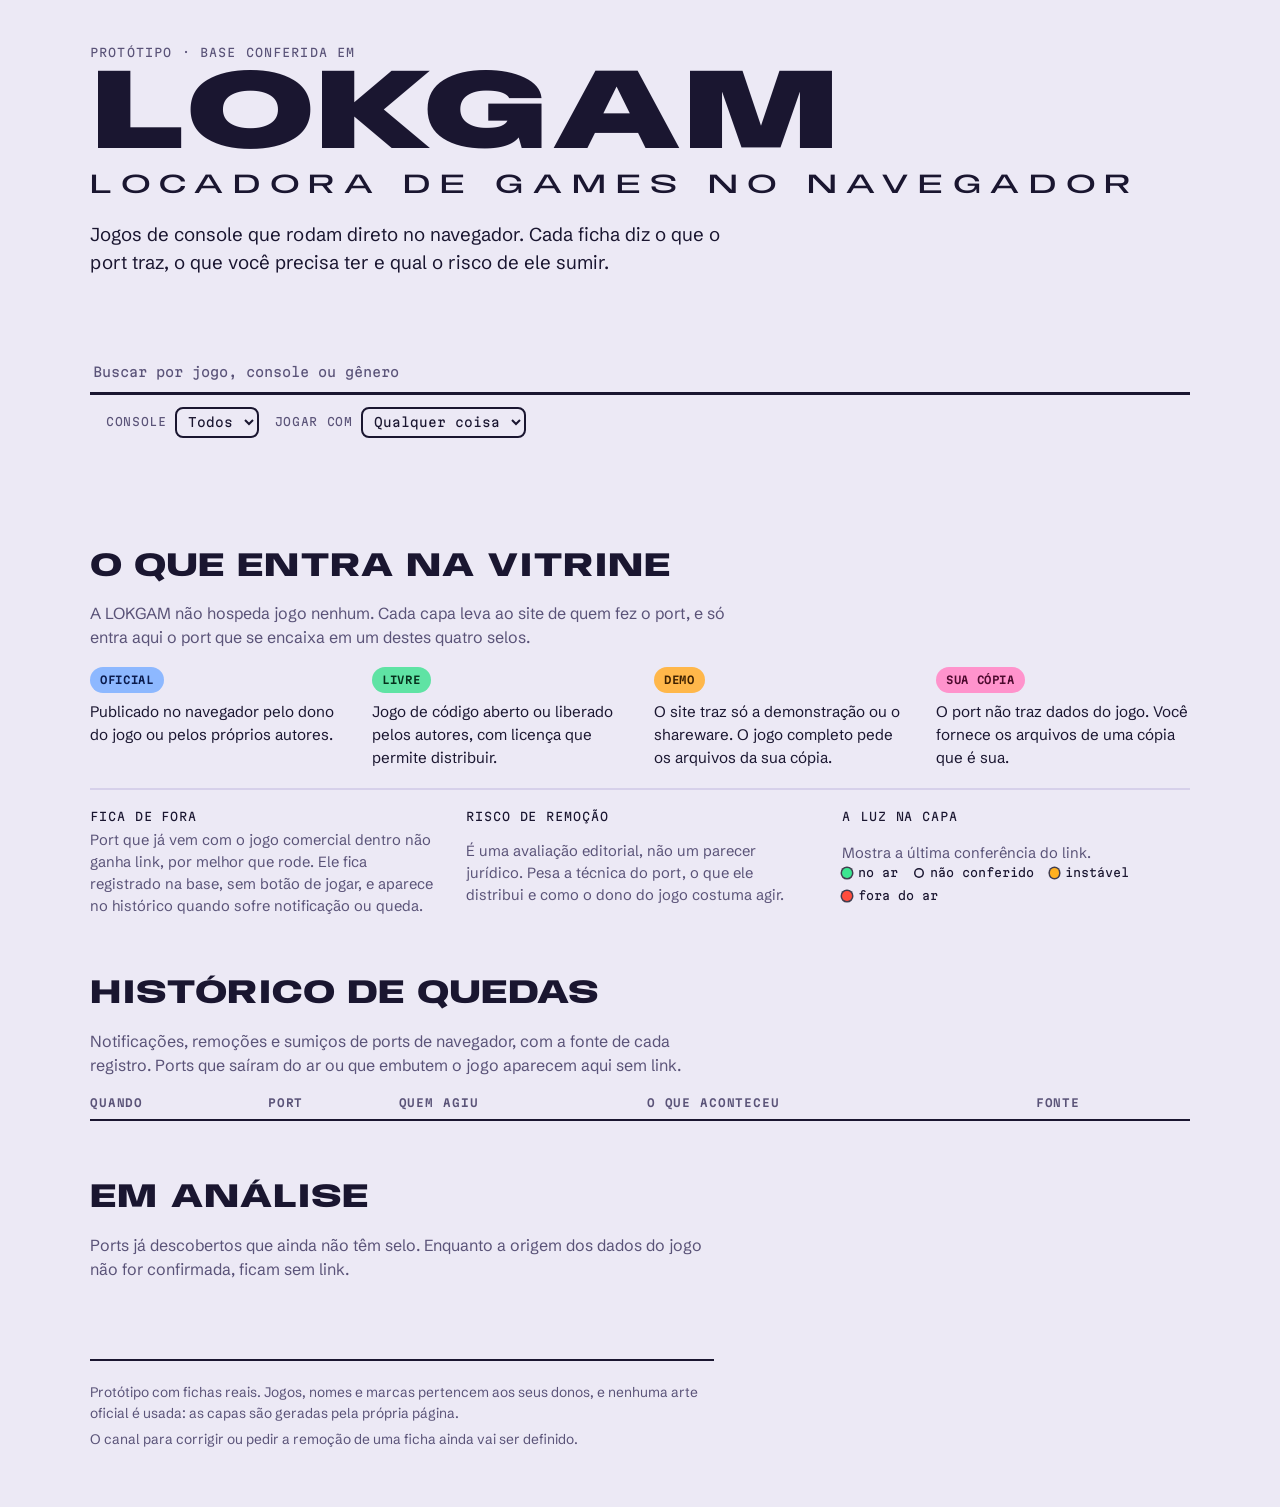
<file: web/template.html>
<!DOCTYPE html>
<html lang="pt-BR">
<head>
<meta charset="utf-8">
<meta name="viewport" content="width=device-width, initial-scale=1">
<title>LOKGAM</title>
<link rel="preconnect" href="https://fonts.googleapis.com">
<link rel="preconnect" href="https://fonts.gstatic.com" crossorigin>
<link href="https://fonts.googleapis.com/css2?family=Anybody:wdth,wght@50..150,100..900&amp;display=swap" rel="stylesheet">
<link href="https://fonts.googleapis.com/css2?family=Schibsted+Grotesk:wght@400;500;700&amp;display=swap" rel="stylesheet">
<link href="https://fonts.googleapis.com/css2?family=Martian+Mono:wght@400;600&amp;display=swap" rel="stylesheet">
<style>
:root{
  /* Parede de locadora: balcão compacto no topo, um mosaico só de capas geradas, e a ficha abre como cartão de locação. */
  --wall:#ECE9F5;
  --wall-2:#D6D0EA;
  --ink:#1A1630;
  --ink-2:#5A5378;
  --paper:#FFFDF6;
  --paper-2:#F4EFDE;
  --paper-ink:#1A1630;
  --paper-ink-2:#5F5873;
  --paper-line:#D8D1BD;
  --accent:#FFD21F;
  --accent-ink:#1A1630;
  --plastico:#A7A2BD;
  --plastico-ink:#221D3D;
  --ok:#157A4B;
  --warn:#9A5800;
  --bad:#BF2F1E;
  --idle:#6A6485;
  --font-display:"Anybody","Arial Narrow","Helvetica Neue",Impact,sans-serif;
  --font-body:"Schibsted Grotesk","Segoe UI",system-ui,-apple-system,sans-serif;
  --font-mono:"Martian Mono",ui-monospace,"Cascadia Mono","SF Mono",Menlo,Consolas,monospace;
}
@media (prefers-color-scheme: dark){
  :root:not([data-theme="light"]){
    color-scheme:dark;
    --wall:#15122B;
    --wall-2:#2B2654;
    --ink:#F1EEFF;
    --ink-2:#ABA5CC;
    --paper:#231F42;
    --paper-2:#2D2853;
    --paper-ink:#F1EEFF;
    --paper-ink-2:#B3ADD2;
    --paper-line:#433D73;
    --accent:#FFD21F;
    --accent-ink:#1A1630;
    --plastico:#6B6690;
    --plastico-ink:#100D22;
    --ok:#57DDA0;
    --warn:#FFBB55;
    --bad:#FF8572;
    --idle:#9D97BD;
  }
}
:root[data-theme="dark"]{
  color-scheme:dark;
  --wall:#15122B;
  --wall-2:#2B2654;
  --ink:#F1EEFF;
  --ink-2:#ABA5CC;
  --paper:#231F42;
  --paper-2:#2D2853;
  --paper-ink:#F1EEFF;
  --paper-ink-2:#B3ADD2;
  --paper-line:#433D73;
  --accent:#FFD21F;
  --accent-ink:#1A1630;
  --plastico:#6B6690;
  --plastico-ink:#100D22;
  --ok:#57DDA0;
  --warn:#FFBB55;
  --bad:#FF8572;
  --idle:#9D97BD;
}

*,*::before,*::after{box-sizing:border-box}
html{-webkit-text-size-adjust:100%;scroll-behavior:smooth}
body{margin:0;background:var(--wall);color:var(--ink);font-family:var(--font-body);font-size:1rem;line-height:1.5}
[hidden]{display:none !important}
.sr{position:absolute;width:1px;height:1px;margin:-1px;padding:0;overflow:hidden;clip:rect(0 0 0 0);white-space:nowrap;border:0}
a{color:inherit}
:focus-visible{outline:3px solid var(--accent);outline-offset:3px;box-shadow:0 0 0 6px var(--ink)}

.pagina{max-width:1180px;margin:0 auto;padding:clamp(20px,4vw,44px) clamp(16px,4vw,40px) 56px;display:flex;flex-direction:column;gap:clamp(30px,5vw,60px)}

/* Balcão */
.balcao{display:grid;gap:16px;container-type:inline-size}
.marca{display:grid;gap:4px}
.marca__sobre{margin:0;font-family:var(--font-mono);font-size:.72rem;letter-spacing:.1em;text-transform:uppercase;color:var(--ink-2)}
.marca__nome{margin:0;font-family:var(--font-display);font-stretch:150%;font-weight:900;font-size:clamp(2rem,10.4cqi,9rem);line-height:.8;letter-spacing:-.015em;text-transform:uppercase;white-space:nowrap;overflow:hidden;padding-block:.05em}
.marca__sub{margin:0;font-family:var(--font-display);font-stretch:150%;font-weight:500;font-size:clamp(.95rem,2.6cqi,1.7rem);line-height:1;letter-spacing:.32em;text-transform:uppercase}
.tese{margin:6px 0 0;max-width:60ch;font-size:clamp(1.02rem,1.7cqi,1.22rem);text-wrap:pretty}
.placar{display:flex;flex-wrap:wrap;gap:6px 22px;margin:0;padding:0;list-style:none;font-family:var(--font-mono);font-size:.74rem;color:var(--ink-2)}
.placar b{color:var(--ink);font-weight:600;font-variant-numeric:tabular-nums}
.placar a{text-underline-offset:3px}

/* Selos: os adesivos de classificação */
.selo{display:inline-flex;align-items:center;gap:.5em;font-family:var(--font-mono);font-weight:600;font-size:.66rem;line-height:1;letter-spacing:.05em;text-transform:uppercase;white-space:nowrap;padding:.55em .8em;border-radius:999px;border:2px solid transparent;background:var(--selo-bg);color:var(--selo-fg)}
.selo--official{--selo-bg:#8DB8FF;--selo-fg:#0A1B4D}
.selo--free{--selo-bg:#5FE3A4;--selo-fg:#06301C}
.selo--demo{--selo-bg:#FFB74A;--selo-fg:#3D2000}
.selo--byo_files{--selo-bg:#FF93CC;--selo-fg:#4D0A2E}

/* Filtros */
.filtros{display:flex;flex-wrap:wrap;align-items:center;gap:12px 16px}
.busca{flex:1 1 100%;min-width:0;font:inherit;font-family:var(--font-mono);font-size:.82rem;color:var(--ink);background:transparent;border:0;border-bottom:3px solid var(--ink);border-radius:0;padding:.7em .2em}
.busca::placeholder{color:var(--ink-2);opacity:1}
.filtro-selos{display:flex;flex-wrap:wrap;gap:8px;margin:0;padding:0;border:0;min-width:0}
button.selo{cursor:pointer;font-size:.68rem;transition:transform .15s}
button.selo b{font-weight:600;opacity:.7}
button.selo[aria-pressed="false"]{background:transparent;color:var(--ink);border-color:var(--ink)}
button.selo[aria-pressed="false"]::before{content:"";width:.8em;height:.8em;border-radius:50%;background:var(--selo-bg);box-shadow:0 0 0 1.5px var(--ink)}
button.selo[aria-pressed="true"]{transform:rotate(-2deg);box-shadow:0 2px 0 var(--ink)}
.campo{display:flex;align-items:center;gap:8px;font-family:var(--font-mono);font-size:.7rem;letter-spacing:.06em;text-transform:uppercase;color:var(--ink-2)}
.campo select{font:inherit;font-size:.78rem;letter-spacing:0;text-transform:none;color:var(--ink);background:var(--wall);border:2px solid var(--ink);border-radius:8px;padding:.45em .6em;max-width:11.5rem}
.limpar{font:inherit;font-family:var(--font-mono);font-size:.72rem;color:var(--ink);background:none;border:0;padding:.4em 0;text-decoration:underline;text-underline-offset:3px;cursor:pointer}
.contagem{margin:0;font-family:var(--font-mono);font-size:.74rem;color:var(--ink-2)}
.vitrine{display:grid;gap:22px}

/* Parede de capas */
.parede{display:grid;grid-template-columns:repeat(auto-fill,minmax(150px,1fr));gap:30px 20px;padding-top:8px}
.capa{position:relative;display:block;aspect-ratio:5/6;container-type:inline-size;text-decoration:none;color:var(--fg);filter:drop-shadow(0 2px 0 rgba(10,6,30,.3)) drop-shadow(0 10px 12px rgba(10,6,30,.16));transition:transform .18s cubic-bezier(.2,.9,.3,1.4)}
.capa:hover,.capa:focus-visible{transform:translateY(-7px) rotate(-1.4deg)}
.capa:focus-visible{outline-offset:6px;box-shadow:none}
.capa__corpo{position:absolute;inset:0;display:flex;flex-direction:column;background:var(--bg);overflow:hidden}
.capa__topo{display:none}
.capa__rotulo{position:relative;flex:1;min-height:0;display:flex;align-items:flex-end;padding:9cqi 8cqi 6cqi;background:var(--bg);color:var(--fg);overflow:hidden}
.capa__rotulo::before,.ficha__faixa::before{content:"";position:absolute;inset:0;--pc:color-mix(in srgb,var(--fg) 22%,transparent)}
.capa__rotulo::after,.ficha__faixa::after{content:"";position:absolute;inset:0;background:linear-gradient(to top,var(--bg) 30%,transparent 78%)}
.capa__titulo{position:relative;z-index:1;display:block;width:100%;max-height:100%;overflow:hidden;font-family:var(--font-display);font-stretch:100%;font-weight:800;font-size:clamp(1rem,17cqi,2.1rem);line-height:.94;letter-spacing:-.005em;text-transform:uppercase;overflow-wrap:normal;word-break:normal;hyphens:none}
.capa__rodape{display:flex;align-items:center;gap:6px;padding:5cqi 8cqi;font-family:var(--font-mono);font-size:clamp(.56rem,6.4cqi,.7rem);line-height:1;letter-spacing:.04em;background:color-mix(in srgb,var(--fg) 14%,var(--bg));color:var(--fg);white-space:nowrap}
.capa__rodape span:first-child{flex:1;min-width:0;overflow:hidden;text-overflow:clip}
.led{flex:none;width:.85em;height:.85em;border-radius:50%;box-shadow:0 0 0 1.5px rgba(8,5,25,.75)}
.led--online{background:#3BE590}
.led--unstable{background:#FFB020}
.led--offline{background:#FF4D3D}
.led--unverified{background:transparent;box-shadow:inset 0 0 0 1.5px currentColor}
.capa > .selo{position:absolute;z-index:2;top:-11px;right:-8px;transform:rotate(6deg);box-shadow:0 2px 0 rgba(10,6,30,.35)}

/* Disco: capa com lombada */
.capa--disc .capa__corpo{border-radius:4px;padding-left:9cqi}
.capa--disc .capa__corpo::before{content:"";position:absolute;z-index:1;left:0;top:0;bottom:0;width:9cqi;background:linear-gradient(90deg,rgba(8,5,25,.42),rgba(8,5,25,.2) 70%,rgba(8,5,25,.34))}
/* Cartucho: corpo de plástico, etiqueta colada */
.capa--cartridge .capa__corpo{background:var(--plastico);clip-path:polygon(0 8%,8% 8%,8% 0,92% 0,92% 8%,100% 8%,100% 100%,0 100%);padding:17cqi 8cqi 0}
.capa--cartridge .capa__topo{display:block;position:absolute;left:16%;right:16%;top:3.2%;height:7%;background:repeating-linear-gradient(to bottom,rgba(8,5,25,.3) 0 2px,transparent 2px 5px)}
.capa--cartridge .capa__rotulo{border-radius:5px}
.capa--cartridge .capa__rodape{background:transparent;color:var(--plastico-ink);padding-inline:1cqi}
/* Web: janela com aba */
.capa--web .capa__corpo{clip-path:polygon(0 11%,3% 11%,8% 0,46% 0,51% 11%,100% 11%,100% 100%,0 100%);padding-top:13cqi}
.capa--web .capa__topo{display:block;position:absolute;left:11%;top:3.4%;width:16cqi;height:4.6cqi;background:radial-gradient(circle,var(--fg) 0 38%,transparent 42%) 0 50%/5.3cqi 100% repeat-x;opacity:.75}
/* Vaga na prateleira */
.capa--vaga{filter:none;color:var(--ink-2);border:2px dashed var(--ink-2);border-radius:6px;display:grid;place-items:center;text-align:center;padding:14px;font-family:var(--font-mono);font-size:.72rem;line-height:1.5}
.capa--vaga:hover,.capa--vaga:focus-visible{color:var(--ink);border-color:var(--ink);transform:none}
.vazio{margin:0;padding:28px 0;font-family:var(--font-mono);font-size:.85rem}

/* Cores de capa */
.cor-tomate{--bg:#D23B24;--fg:#FFF3EC}
.cor-abobora{--bg:#F08A1C;--fg:#2A1400}
.cor-gema{--bg:#F6C62E;--fg:#2A1F00}
.cor-limao{--bg:#B7D43C;--fg:#1B2300}
.cor-grama{--bg:#23834A;--fg:#F0FFF4}
.cor-petroleo{--bg:#14787D;--fg:#E9FDFE}
.cor-ceu{--bg:#46ACF4;--fg:#06203A}
.cor-anil{--bg:#3C49D6;--fg:#EFF0FF}
.cor-uva{--bg:#7A3EC2;--fg:#F6EDFF}
.cor-chiclete{--bg:#EE6AA6;--fg:#3A061F}
.cor-areia{--bg:#D8B678;--fg:#2D1F08}
.cor-grafite{--bg:#3B3A47;--fg:#F2F2F7}
.cor-oliva{--bg:#6C7933;--fg:#F8FBE8}
/* Estampas de capa */
.pad-grade .capa__rotulo::before,.pad-grade.ficha__cartao .ficha__faixa::before{background:linear-gradient(var(--pc) 2px,transparent 2px) 0 0/16px 16px,linear-gradient(90deg,var(--pc) 2px,transparent 2px) 0 0/16px 16px}
.pad-hachura .capa__rotulo::before,.pad-hachura.ficha__cartao .ficha__faixa::before{background:repeating-linear-gradient(135deg,var(--pc) 0 3px,transparent 3px 11px)}
.pad-bolinhas .capa__rotulo::before,.pad-bolinhas.ficha__cartao .ficha__faixa::before{background:radial-gradient(var(--pc) 0 26%,transparent 30%) 0 0/14px 14px}
.pad-espinha .capa__rotulo::before,.pad-espinha.ficha__cartao .ficha__faixa::before{background:linear-gradient(135deg,var(--pc) 25%,transparent 25%) -9px 0/18px 18px,linear-gradient(225deg,var(--pc) 25%,transparent 25%) -9px 0/18px 18px}
.pad-aneis .capa__rotulo::before,.pad-aneis.ficha__cartao .ficha__faixa::before{background:repeating-radial-gradient(circle at 78% 8%,transparent 0 9px,var(--pc) 9px 12px)}
.pad-xadrez .capa__rotulo::before,.pad-xadrez.ficha__cartao .ficha__faixa::before{background:conic-gradient(var(--pc) 25%,transparent 0 50%,var(--pc) 0 75%,transparent 0) 0 0/22px 22px}
.pad-barras .capa__rotulo::before,.pad-barras.ficha__cartao .ficha__faixa::before{background:repeating-linear-gradient(102deg,var(--pc) 0 5px,transparent 5px 17px)}
.pad-triangulos .capa__rotulo::before,.pad-triangulos.ficha__cartao .ficha__faixa::before{background:linear-gradient(45deg,var(--pc) 25%,transparent 25%) 0 0/20px 20px,linear-gradient(-45deg,var(--pc) 25%,transparent 25%) 0 0/20px 20px}

/* Seções */
.secao{display:grid;gap:18px}
.secao__titulo{margin:0;font-family:var(--font-display);font-stretch:130%;font-weight:800;font-size:clamp(1.35rem,3vw,2.1rem);line-height:1;text-transform:uppercase;text-wrap:balance}
.secao__lide{margin:0;max-width:64ch;color:var(--ink-2)}
.regras{display:grid;grid-template-columns:repeat(auto-fit,minmax(230px,1fr));gap:20px 28px;margin:0;padding:0;list-style:none}
.regras li{display:grid;gap:8px;align-content:start}
.regras p{margin:0;font-size:.95rem}
.regras .selo{justify-self:start}
.notas{display:grid;grid-template-columns:repeat(auto-fit,minmax(260px,1fr));gap:14px 28px;margin:0;padding:18px 0 0;border-top:2px solid var(--wall-2)}
.notas div{display:grid;gap:4px}
.notas dt{font-family:var(--font-mono);font-size:.72rem;letter-spacing:.08em;text-transform:uppercase}
.notas dd{margin:0;font-size:.92rem;color:var(--ink-2)}
.legenda-led{display:flex;flex-wrap:wrap;gap:6px 16px;font-family:var(--font-mono);font-size:.72rem;color:var(--ink)}
.legenda-led span{display:inline-flex;align-items:center;gap:6px}

.tabela-rolagem{overflow-x:auto}
.quedas{width:100%;min-width:640px;border-collapse:collapse;font-size:.92rem}
.quedas th{text-align:left;font-family:var(--font-mono);font-size:.68rem;font-weight:600;letter-spacing:.08em;text-transform:uppercase;color:var(--ink-2);padding:0 14px 8px 0;border-bottom:2px solid var(--ink)}
.quedas td{vertical-align:top;padding:12px 14px 12px 0;border-bottom:1px solid var(--wall-2)}
.quedas td:first-child{font-family:var(--font-mono);font-size:.76rem;font-variant-numeric:tabular-nums;white-space:nowrap}
.quedas td:nth-child(2){font-weight:700;min-width:11rem}
.quedas small{display:block;font-weight:400;color:var(--ink-2)}
.quedas a{text-underline-offset:3px;white-space:nowrap}
.analise{margin:0;padding:0;list-style:none;display:grid;gap:10px}
.analise li{display:grid;gap:2px;padding-left:14px;border-left:3px solid var(--ink-2)}
.analise b{font-weight:700}
.analise span{color:var(--ink-2);font-size:.93rem}
.rodape{display:grid;gap:6px;padding-top:22px;border-top:2px solid var(--ink);font-size:.86rem;color:var(--ink-2);max-width:78ch}
.rodape p{margin:0}

/* Ficha */
.ficha{border:0;padding:0;margin:auto;background:transparent;color:var(--paper-ink);width:min(780px,calc(100vw - 20px));max-width:none;max-height:calc(100dvh - 20px);overflow:auto;overscroll-behavior:contain}
.ficha::backdrop{background:rgba(12,8,34,.66)}
.ficha__cartao{display:grid;background:var(--paper);border-radius:6px;overflow:hidden;box-shadow:0 24px 60px rgba(8,5,25,.45)}
.ficha__faixa{position:relative;display:grid;gap:8px;padding:clamp(18px,3.4vw,30px);padding-right:clamp(92px,16vw,120px);background:var(--bg);color:var(--fg);container-type:inline-size}
.ficha__faixa::after{background:linear-gradient(to right,var(--bg) 42%,transparent 96%)}
.ficha__faixa > *{position:relative;z-index:1}
.ficha__id{margin:0;font-family:var(--font-mono);font-size:.68rem;letter-spacing:.08em;text-transform:uppercase;opacity:.86}
.ficha__titulo{margin:0;font-family:var(--font-display);font-stretch:120%;font-weight:900;font-size:clamp(1.7rem,8cqi,3.4rem);line-height:.92;text-transform:uppercase;text-wrap:balance}
.ficha__linha{margin:0;font-family:var(--font-mono);font-size:.74rem;line-height:1.6}
.ficha__fechar{position:absolute !important;top:14px;right:14px;font:inherit;font-family:var(--font-mono);font-size:.72rem;font-weight:600;text-transform:uppercase;letter-spacing:.06em;color:var(--bg);background:var(--fg);border:0;border-radius:999px;padding:.6em .95em;cursor:pointer}
.ficha__miolo{display:grid;grid-template-columns:repeat(auto-fit,minmax(min(100%,300px),1fr));gap:24px 32px;padding:clamp(18px,3.4vw,30px)}
.ficha__bloco{display:grid;gap:10px;align-content:start;min-width:0}
.ficha__bloco--largo{grid-column:1/-1}
.ficha__bloco h3{margin:0;font-family:var(--font-mono);font-size:.68rem;font-weight:600;letter-spacing:.1em;text-transform:uppercase;color:var(--paper-ink-2);padding-bottom:6px;border-bottom:1px solid var(--paper-line)}
.ficha__bloco p,.ficha__bloco ul{margin:0}
.ficha__bloco ul{padding-left:1.1em;display:grid;gap:6px}
.ficha__nota{font-size:.88rem;color:var(--paper-ink-2)}
.campos{display:grid;grid-template-columns:auto 1fr;gap:7px 14px;margin:0;font-size:.9rem}
.campos dt{font-family:var(--font-mono);font-size:.68rem;letter-spacing:.04em;text-transform:uppercase;color:var(--paper-ink-2);padding-top:.25em}
.campos dd{margin:0;min-width:0;overflow-wrap:anywhere}
.carimbo{justify-self:start;display:inline-grid;gap:3px;margin:4px 0 2px 2px !important;padding:8px 14px 7px;font-family:var(--font-display);font-stretch:125%;font-weight:800;font-size:1.02rem;line-height:1;letter-spacing:.06em;text-transform:uppercase;border:3px double currentColor;border-radius:4px;transform:rotate(-3deg)}
.carimbo small{font-family:var(--font-mono);font-weight:400;font-size:.6rem;letter-spacing:.06em}
.carimbo--online{color:var(--ok)}
.carimbo--unstable{color:var(--warn)}
.carimbo--offline{color:var(--bad)}
.carimbo--unverified{color:var(--idle)}
.risco{display:flex;align-items:center;gap:10px;font-weight:700}
.risco__barras{display:inline-flex;gap:3px}
.risco__barras i{width:16px;height:9px;border-radius:2px;background:var(--paper-line)}
.risco--low .risco__barras i:nth-child(-n+1){background:var(--ok)}
.risco--medium .risco__barras i:nth-child(-n+2){background:var(--warn)}
.risco--high .risco__barras i{background:var(--bad)}
.linha-tempo{margin:0;padding:0;list-style:none;display:grid;gap:10px}
.linha-tempo li{display:grid;grid-template-columns:6.4rem 1fr;gap:12px;font-size:.92rem}
.linha-tempo time{font-family:var(--font-mono);font-size:.72rem;padding-top:.2em;color:var(--paper-ink-2)}
.ficha__acoes{display:grid;gap:14px;padding:clamp(18px,3.4vw,30px);background:var(--paper-2);border-top:1px solid var(--paper-line)}
.ficha__links{display:flex;flex-wrap:wrap;align-items:center;gap:14px 22px}
.botao{display:inline-flex;align-items:center;gap:.6em;font-family:var(--font-display);font-stretch:118%;font-weight:800;font-size:1rem;line-height:1.1;letter-spacing:.02em;text-transform:uppercase;text-decoration:none;color:var(--accent-ink);background:var(--accent);padding:.85em 1.15em;border-radius:6px;box-shadow:0 4px 0 var(--accent-ink);transition:transform .12s,box-shadow .12s}
.botao:hover{transform:translateY(2px);box-shadow:0 2px 0 var(--accent-ink)}
.link{font-family:var(--font-mono);font-size:.76rem;text-underline-offset:3px}
.fontes{margin:0;font-size:.8rem;color:var(--paper-ink-2)}
.fontes a{text-underline-offset:2px}

.quedas td[data-rotulo]::before{content:none}
@media (max-width:700px){
  .quedas{min-width:0}
  .quedas thead{position:absolute;width:1px;height:1px;overflow:hidden;clip:rect(0 0 0 0)}
  .quedas tbody{display:grid}
  .quedas tr{display:grid;gap:5px;padding:16px 0;border-bottom:1px solid var(--wall-2)}
  .quedas td{display:block;padding:0;border:0}
  .quedas td:nth-child(2){min-width:0}
  .quedas td:first-child small{display:inline;margin-left:8px}
  .quedas td[data-rotulo]{font-size:.86rem}
  .quedas td[data-rotulo]::before{content:attr(data-rotulo) ": ";font-family:var(--font-mono);font-size:.66rem;letter-spacing:.06em;text-transform:uppercase;color:var(--ink-2)}
  .quedas td[data-rotulo] br{display:none}
  .quedas td[data-rotulo] a{margin-right:10px}
}
@media (max-width:520px){
  .parede{grid-template-columns:repeat(2,minmax(0,1fr));gap:26px 14px}
  .campo{flex:1 1 100%}
  .campo select{flex:1;max-width:none}
  .linha-tempo li{grid-template-columns:1fr;gap:2px}
}
@media (prefers-reduced-motion: reduce){
  html{scroll-behavior:auto}
  .capa,.botao,button.selo{transition:none}
  .capa:hover,.capa:focus-visible{transform:none}
}
</style>
</head>
<body>
<div class="pagina">

  <header class="balcao">
    <div class="marca">
      <p class="marca__sobre">Protótipo · base conferida em <span id="base-data"></span></p>
      <h1 class="marca__nome" id="marca-nome"><span>LOKGAM</span></h1>
      <p class="marca__sub">locadora de games no navegador</p>
    </div>
    <p class="tese">Jogos de console que rodam direto no navegador. Cada ficha diz o que o port traz, o que você precisa ter e qual o risco de ele sumir.</p>
    <ul class="placar" id="placar"></ul>
  </header>

  <main class="vitrine" id="vitrine">
    <h2 class="sr">Vitrine</h2>
    <form class="filtros" id="filtros" role="search" aria-label="Filtrar a vitrine">
      <label class="sr" for="busca">Buscar por jogo, console ou gênero</label>
      <input class="busca" id="busca" type="search" placeholder="Buscar por jogo, console ou gênero" autocomplete="off">
      <fieldset class="filtro-selos" id="filtro-selos">
        <legend class="sr">Situação de direitos</legend>
      </fieldset>
      <label class="campo" for="filtro-console">Console
        <select id="filtro-console"><option value="">Todos</option></select>
      </label>
      <label class="campo" for="filtro-controle">Jogar com
        <select id="filtro-controle"><option value="">Qualquer coisa</option></select>
      </label>
      <button class="limpar" id="limpar" type="reset" hidden>Limpar filtros</button>
    </form>
    <p class="contagem" id="contagem" aria-live="polite"></p>
    <div class="parede" id="parede"></div>
    <p class="vazio" id="vazio" hidden>Nenhum jogo passa por esses filtros. Tire um deles ou limpe a busca.</p>
  </main>

  <section class="secao" id="curadoria" aria-labelledby="curadoria-titulo">
    <h2 class="secao__titulo" id="curadoria-titulo">O que entra na vitrine</h2>
    <p class="secao__lide">A LOKGAM não hospeda jogo nenhum. Cada capa leva ao site de quem fez o port, e só entra aqui o port que se encaixa em um destes quatro selos.</p>
    <ul class="regras">
      <li><span class="selo selo--official">Oficial</span><p>Publicado no navegador pelo dono do jogo ou pelos próprios autores.</p></li>
      <li><span class="selo selo--free">Livre</span><p>Jogo de código aberto ou liberado pelos autores, com licença que permite distribuir.</p></li>
      <li><span class="selo selo--demo">Demo</span><p>O site traz só a demonstração ou o shareware. O jogo completo pede os arquivos da sua cópia.</p></li>
      <li><span class="selo selo--byo_files">Sua cópia</span><p>O port não traz dados do jogo. Você fornece os arquivos de uma cópia que é sua.</p></li>
    </ul>
    <dl class="notas">
      <div><dt>Fica de fora</dt><dd>Port que já vem com o jogo comercial dentro não ganha link, por melhor que rode. Ele fica registrado na base, sem botão de jogar, e aparece no histórico quando sofre notificação ou queda.</dd></div>
      <div><dt>Risco de remoção</dt><dd>É uma avaliação editorial, não um parecer jurídico. Pesa a técnica do port, o que ele distribui e como o dono do jogo costuma agir.</dd></div>
      <div><dt>A luz na capa</dt><dd>Mostra a última conferência do link.
        <span class="legenda-led"><span><i class="led led--online"></i>no ar</span><span><i class="led led--unverified"></i>não conferido</span><span><i class="led led--unstable"></i>instável</span><span><i class="led led--offline"></i>fora do ar</span></span></dd></div>
    </dl>
  </section>

  <section class="secao" id="quedas" aria-labelledby="quedas-titulo">
    <h2 class="secao__titulo" id="quedas-titulo">Histórico de quedas</h2>
    <p class="secao__lide">Notificações, remoções e sumiços de ports de navegador, com a fonte de cada registro. Ports que saíram do ar ou que embutem o jogo aparecem aqui sem link.</p>
    <div class="tabela-rolagem">
      <table class="quedas">
        <thead><tr><th scope="col">Quando</th><th scope="col">Port</th><th scope="col">Quem agiu</th><th scope="col">O que aconteceu</th><th scope="col">Fonte</th></tr></thead>
        <tbody id="quedas-corpo"></tbody>
      </table>
    </div>
  </section>

  <section class="secao" id="analise" aria-labelledby="analise-titulo">
    <h2 class="secao__titulo" id="analise-titulo">Em análise</h2>
    <p class="secao__lide">Ports já descobertos que ainda não têm selo. Enquanto a origem dos dados do jogo não for confirmada, ficam sem link.</p>
    <ul class="analise" id="analise-lista"></ul>
  </section>

  <footer class="rodape">
    <p>Protótipo com fichas reais. Jogos, nomes e marcas pertencem aos seus donos, e nenhuma arte oficial é usada: as capas são geradas pela própria página.</p>
    <p>O canal para corrigir ou pedir a remoção de uma ficha ainda vai ser definido.</p>
  </footer>
</div>

<dialog class="ficha" id="ficha" aria-labelledby="ficha-titulo">
  <article class="ficha__cartao" id="ficha-cartao"></article>
</dialog>

<script type="application/json" id="catalogo">__CATALOGO__</script>
<script>
(function () {
  'use strict';
  var D = JSON.parse(document.getElementById('catalogo').textContent);
  var $ = function (s, r) { return (r || document).querySelector(s); };
  var esc = function (s) {
    return String(s).replace(/[&<>"']/g, function (c) {
      return { '&': '&amp;', '<': '&lt;', '>': '&gt;', '"': '&quot;', "'": '&#39;' }[c];
    });
  };
  var norm = function (s) { return String(s).toLowerCase().normalize('NFD').replace(/[̀-ͯ]/g, ''); };

  var SELO = { official: 'Oficial', free: 'Livre', demo: 'Demo', byo_files: 'Sua cópia' };
  var SELO_LONGO = { official: 'Oficial', free: 'Livre', demo: 'Demo jogável', byo_files: 'Traga sua cópia' };
  var ESTADO = { online: 'No ar', unverified: 'Não conferido', unstable: 'Instável', offline: 'Fora do ar' };
  var TECNICA = {
    native_web: 'Feito para a web',
    source_port: 'Compilado do código-fonte aberto',
    reimplementation: 'Motor reescrito do zero',
    decompilation: 'Código reconstruído por engenharia reversa',
    recompilation: 'Recompilação estática do código original',
    emulation: 'Emulação no navegador'
  };
  var RISCO = { low: 'baixo', medium: 'médio', high: 'alto' };
  var CONTROLE = { keyboard: 'teclado', mouse: 'mouse', gamepad: 'controle', touch: 'toque na tela' };
  var TIPO = { launch: 'Lançamento', dmca_notice: 'Notificação de direitos autorais', removal: 'Remoção', outage: 'Queda', restored: 'Voltou ao ar', model_change: 'Mudou de modelo' };
  var SIGLA = { 'Game Boy': 'GB', 'Game Boy Color': 'GBC', 'Game Boy Advance': 'GBA', 'Xbox 360': 'X360', 'Xbox One': 'XONE', 'Saturn': 'SAT', 'Dreamcast': 'DC', 'Mega Drive': 'MD', 'GameCube': 'GC' };
  var MES = ['jan', 'fev', 'mar', 'abr', 'mai', 'jun', 'jul', 'ago', 'set', 'out', 'nov', 'dez'];

  function data(s) {
    if (!s) return '';
    var p = s.slice(0, 10).split('-');
    if (p[2]) return p[2] + '/' + p[1] + '/' + p[0];
    if (p[1]) return MES[+p[1] - 1] + '/' + p[0];
    return p[0];
  }
  function plural(n, um, varios) { return n + ' ' + (n === 1 ? um : varios); }
  function lista(a) { return a.length < 2 ? a.join('') : a.slice(0, -1).join(', ') + ' e ' + a[a.length - 1]; }
  /* Data só com mês vai para o fim daquele mês na ordenação */
  function chave(d) { return d.length === 7 ? d + '-99' : d; }

  var porId = {};
  D.ports.forEach(function (p) { porId[p.id] = p; });
  var aprovados = D.ports.filter(function (p) { return p.curation.state === 'approved'; });
  var pendentes = D.ports.filter(function (p) { return p.curation.state === 'pending'; });
  var rejeitados = D.ports.filter(function (p) { return p.curation.state === 'rejected'; });
  aprovados.forEach(function (p) {
    p._busca = norm([p.title, p.game.genre, p.game.platforms.join(' '), p.port.name || '', p.game.developer || '', SELO_LONGO[p.rights.status]].join(' '));
  });

  /* Balcão */
  $('#base-data').textContent = data(D.base_date);
  $('#placar').innerHTML =
    '<li><b>' + aprovados.length + '</b> na vitrine</li>' +
    '<li><a href="#analise"><b>' + pendentes.length + '</b> em análise</a></li>' +
    '<li><a href="#quedas"><b>' + rejeitados.length + '</b> fora da vitrine</a></li>';

  /* Capas */
  var parede = $('#parede');
  var capas = {};
  function capa(p) {
    var a = document.createElement('a');
    a.className = 'capa capa--' + p.label.shape + ' cor-' + p.label.color + ' pad-' + p.label.pattern;
    a.href = '#ficha-' + p.id;
    var plats = p.game.platforms.slice(0, 2).map(function (x) { return SIGLA[x] || x; }).join(' · ');
    a.innerHTML =
      '<span class="capa__corpo"><span class="capa__topo" aria-hidden="true"></span>' +
      '<span class="capa__rotulo"><span class="capa__titulo">' + esc(p.title) + '</span></span>' +
      '<span class="capa__rodape"><span>' + esc(plats) + '</span><span>' + p.game.year + '</span>' +
      '<i class="led led--' + p.status.state + '"></i><span class="sr">' + ESTADO[p.status.state] + '</span></span></span>' +
      '<span class="selo selo--' + p.rights.status + '">' + SELO[p.rights.status] + '</span>';
    return a;
  }
  aprovados.forEach(function (p) { capas[p.id] = parede.appendChild(capa(p)); });
  var vaga = document.createElement('a');
  vaga.className = 'capa capa--vaga';
  vaga.href = '#curadoria';
  vaga.textContent = 'Falta um jogo? Veja o que entra na vitrine';
  parede.appendChild(vaga);

  /* Ajuste de largura da letra: cada título ocupa a etiqueta inteira */
  function ajustar(el, min) {
    el.style.fontStretch = '';
    el.style.fontSize = '';
    /* Folga na altura: com entrelinha apertada, o desenho das letras passa uns pixels da caixa sem cortar linha nenhuma */
    var cabe = function () {
      var folga = parseFloat(getComputedStyle(el).fontSize) * 0.3;
      return el.scrollWidth <= el.clientWidth + 1 && el.scrollHeight <= el.clientHeight + folga;
    };
    for (var w = 150; w >= 50; w -= 5) {
      el.style.fontStretch = w + '%';
      if (cabe()) return;
    }
    var fs = parseFloat(getComputedStyle(el).fontSize);
    while (fs > (min || 11) && !cabe()) { fs -= 1; el.style.fontSize = fs + 'px'; }
  }
  function ajustarMarca() {
    var el = $('#marca-nome'), letras = el.firstElementChild;
    el.style.fontSize = '';
    var fs = parseFloat(getComputedStyle(el).fontSize);
    var w = letras.getBoundingClientRect().width;
    if (w > 0) el.style.fontSize = Math.min(fs * el.clientWidth / w * 0.992, 190) + 'px';
  }
  function ajustarTudo() {
    ajustarMarca();
    parede.querySelectorAll('.capa:not([hidden]) .capa__titulo').forEach(function (el) { ajustar(el); });
  }

  /* Filtros */
  var estado = { q: '', selos: {}, plat: '', ctrl: '' };
  var busca = $('#busca'), selConsole = $('#filtro-console'), selControle = $('#filtro-controle');
  var caixaSelos = $('#filtro-selos'), contagem = $('#contagem'), vazio = $('#vazio'), limpar = $('#limpar');

  Object.keys(SELO).forEach(function (s) {
    var n = aprovados.filter(function (p) { return p.rights.status === s; }).length;
    if (!n) return;
    var b = document.createElement('button');
    b.type = 'button';
    b.id = 'filtro-selo-' + s;
    b.className = 'selo selo--' + s;
    b.dataset.selo = s;
    b.setAttribute('aria-pressed', 'false');
    b.innerHTML = SELO[s] + ' <b>' + n + '</b>';
    caixaSelos.appendChild(b);
  });
  var contaPlat = {};
  aprovados.forEach(function (p) { p.game.platforms.forEach(function (x) { contaPlat[x] = (contaPlat[x] || 0) + 1; }); });
  Object.keys(contaPlat).sort(function (a, b) { return contaPlat[b] - contaPlat[a] || a.localeCompare(b); }).forEach(function (x) {
    selConsole.add(new Option(x + ' (' + contaPlat[x] + ')', x));
  });
  Object.keys(CONTROLE).forEach(function (c) {
    if (aprovados.some(function (p) { return p.requirements.controls.indexOf(c) > -1; })) {
      selControle.add(new Option(CONTROLE[c].charAt(0).toUpperCase() + CONTROLE[c].slice(1), c));
    }
  });

  function aplicar() {
    var q = norm(estado.q.trim());
    var ativos = Object.keys(estado.selos).filter(function (s) { return estado.selos[s]; });
    var n = 0;
    aprovados.forEach(function (p) {
      var ok = (!ativos.length || ativos.indexOf(p.rights.status) > -1) &&
        (!estado.plat || p.game.platforms.indexOf(estado.plat) > -1) &&
        (!estado.ctrl || p.requirements.controls.indexOf(estado.ctrl) > -1) &&
        (!q || p._busca.indexOf(q) > -1);
      capas[p.id].hidden = !ok;
      if (ok) n++;
    });
    var filtrando = !!(q || ativos.length || estado.plat || estado.ctrl);
    contagem.textContent = filtrando ? 'Mostrando ' + n + ' de ' + plural(aprovados.length, 'jogo', 'jogos') : plural(n, 'jogo', 'jogos') + ' na vitrine';
    vazio.hidden = n > 0;
    vaga.hidden = filtrando;
    limpar.hidden = !filtrando;
    caixaSelos.querySelectorAll('button').forEach(function (b) { b.setAttribute('aria-pressed', estado.selos[b.dataset.selo] ? 'true' : 'false'); });
    busca.value = estado.q; selConsole.value = estado.plat; selControle.value = estado.ctrl;
    ajustarTudo();
  }
  busca.addEventListener('input', function () { estado.q = busca.value; aplicar(); });
  selConsole.addEventListener('change', function () { estado.plat = selConsole.value; aplicar(); });
  selControle.addEventListener('change', function () { estado.ctrl = selControle.value; aplicar(); });
  caixaSelos.addEventListener('click', function (e) {
    var b = e.target.closest('button[data-selo]');
    if (!b) return;
    estado.selos[b.dataset.selo] = !estado.selos[b.dataset.selo];
    aplicar();
  });
  $('#filtros').addEventListener('submit', function (e) { e.preventDefault(); });
  $('#filtros').addEventListener('reset', function (e) {
    e.preventDefault();
    estado = { q: '', selos: {}, plat: '', ctrl: '' };
    aplicar();
    busca.focus();
  });

  /* Histórico de quedas e fila de análise */
  var linhas = D.events.filter(function (e) { return e.kind !== 'launch'; })
    .sort(function (a, b) { return chave(a.date) < chave(b.date) ? 1 : chave(a.date) > chave(b.date) ? -1 : 0; });
  $('#quedas-corpo').innerHTML = linhas.map(function (e) {
    var p = porId[e.port_id];
    var quando = data(e.date) + (e.date_basis === 'reported' ? '<small>data da notícia</small>' : '');
    var nome = esc(p.title) + (p.port.name ? '<small>' + esc(p.port.name) + '</small>' : '');
    var fontes = e.sources.map(function (f) { return '<a href="' + esc(f.url) + '" rel="noopener noreferrer">' + esc(f.title) + '</a>'; }).join('<br>');
    return '<tr><td>' + quando + '</td><td>' + nome + '</td><td data-rotulo="Quem agiu">' + (e.actor ? esc(e.actor) : 'Não informado') + '</td><td>' +
      '<small>' + TIPO[e.kind] + '</small>' + esc(e.summary) + '</td><td data-rotulo="Fonte">' + fontes + '</td></tr>';
  }).join('');
  $('#analise-lista').innerHTML = pendentes.map(function (p) {
    return '<li><b>' + esc(p.title) + (p.port.name ? ' · ' + esc(p.port.name) : '') + '</b><span>' + esc(p.curation.reason) + '</span></li>';
  }).join('') || '<li><span>Nada na fila agora.</span></li>';
  if (!pendentes.length) $('#analise').hidden = true;

  /* Ficha */
  var dlg = $('#ficha'), cartao = $('#ficha-cartao');
  function campo(rotulo, valor) { return valor ? '<dt>' + rotulo + '</dt><dd>' + esc(valor) + '</dd>' : ''; }
  function fichaHTML(p) {
    var g = p.game, r = p.rights, q = p.requirements, c = p.curation, s = p.status;
    var arquivos = q.user_files.length ? q.user_files.map(function (f) {
      return '<li><b>' + esc(f.what) + '</b>' + (f.where ? ', ' + esc(f.where) : '') + '. ' +
        (f.needed_for === 'play' ? 'Sem isso o port não abre.' : 'Só para liberar o jogo completo.') + '</li>';
    }).join('') : '<li>Só o navegador. Nenhum arquivo seu é pedido.</li>';
    var controles = lista(q.controls.map(function (x) { return CONTROLE[x]; }));
    var licencas = [r.content_license ? 'Conteúdo: ' + r.content_license : '', p.port.code_license ? 'Código: ' + p.port.code_license : ''].filter(Boolean).join(' · ');
    var eventos = D.events.filter(function (e) { return e.port_id === p.id; }).sort(function (a, b) { return chave(a.date) < chave(b.date) ? -1 : 1; });
    var fontes = c.sources.map(function (f) { return '<a href="' + esc(f.url) + '" rel="noopener noreferrer">' + esc(f.title) + '</a>'; }).join(' · ');
    return '' +
      '<header class="ficha__faixa">' +
        '<p class="ficha__id">Ficha ' + esc(p.id) + ' · adicionada em ' + data(c.added) + '</p>' +
        '<h2 class="ficha__titulo" id="ficha-titulo">' + esc(p.title) + '</h2>' +
        '<p class="ficha__linha">' + g.year + ' · ' + esc(g.platforms.join(', ')) + ' · ' + esc(g.genre) + (g.developer ? ' · ' + esc(g.developer) : '') + '</p>' +
        '<button type="button" class="ficha__fechar" id="ficha-fechar" data-fechar>Fechar</button>' +
      '</header>' +
      '<div class="ficha__miolo">' +
        '<section class="ficha__bloco"><h3>Situação de direitos</h3>' +
          '<p><span class="selo selo--' + r.status + '">' + SELO_LONGO[r.status] + '</span></p>' +
          '<p>' + esc(r.summary) + '</p>' +
          (licencas ? '<p class="ficha__nota">' + esc(licencas) + '</p>' : '') +
        '</section>' +
        '<section class="ficha__bloco"><h3>O que você precisa</h3>' +
          '<ul>' + arquivos + '</ul>' +
          (controles ? '<p class="ficha__nota">Joga com ' + esc(controles) + '.</p>' : '') +
          (q.notes ? '<p>' + esc(q.notes) + '</p>' : '') +
        '</section>' +
        '<section class="ficha__bloco"><h3>Como roda</h3><dl class="campos">' +
          campo('Port', p.port.name) + campo('Autor', p.port.author) + campo('Técnica', TECNICA[p.port.technique]) +
          campo('Base', p.port.based_on) + campo('Desde', data(p.port.released)) + campo('Dono do jogo', g.rights_holder) +
        '</dl></section>' +
        '<section class="ficha__bloco"><h3>Link e risco</h3>' +
          '<p class="carimbo carimbo--' + s.state + '">' + ESTADO[s.state] + '<small>conferência de ' + data(s.checked_at) + '</small></p>' +
          (s.note ? '<p class="ficha__nota">' + esc(s.note) + '</p>' : '') +
          '<p class="risco risco--' + c.risk + '"><span class="risco__barras" aria-hidden="true"><i></i><i></i><i></i></span>Risco de remoção ' + RISCO[c.risk] + '</p>' +
          '<p>' + esc(c.reason) + '</p>' +
        '</section>' +
        (eventos.length ? '<section class="ficha__bloco ficha__bloco--largo"><h3>Histórico</h3><ol class="linha-tempo">' +
          eventos.map(function (e) { return '<li><time>' + data(e.date) + '</time><span><b>' + TIPO[e.kind] + '.</b> ' + esc(e.summary) + '</span></li>'; }).join('') +
        '</ol></section>' : '') +
      '</div>' +
      '<footer class="ficha__acoes">' +
        '<div class="ficha__links">' +
          '<a class="botao" href="' + esc(p.links.play) + '" rel="noopener noreferrer">Abrir no site do projeto <span aria-hidden="true">↗</span></a>' +
          (p.links.source ? '<a class="link" href="' + esc(p.links.source) + '" rel="noopener noreferrer">Código-fonte</a>' : '') +
          (p.links.project ? '<a class="link" href="' + esc(p.links.project) + '" rel="noopener noreferrer">Página do projeto</a>' : '') +
        '</div>' +
        '<p class="fontes">Fontes desta ficha: ' + fontes + '</p>' +
      '</footer>';
  }
  function abrir(p) {
    cartao.className = 'ficha__cartao cor-' + p.label.color + ' pad-' + p.label.pattern;
    cartao.innerHTML = fichaHTML(p);
    if (!dlg.open) dlg.showModal();
    dlg.scrollTop = 0;
  }
  function rota() {
    var h = decodeURIComponent(location.hash.slice(1));
    if (h.indexOf('ficha-') === 0) {
      var p = porId[h.slice(6)];
      if (p && p.curation.state === 'approved') { abrir(p); return; }
    }
    if (dlg.open) dlg.close();
  }
  dlg.addEventListener('click', function (e) {
    if (e.target === dlg || e.target.closest('[data-fechar]')) dlg.close();
  });
  dlg.addEventListener('close', function () {
    if (location.hash.indexOf('#ficha-') === 0) {
      var y = window.scrollY;
      location.hash = '';
      window.scrollTo({ top: y, behavior: 'instant' });
    }
  });
  window.addEventListener('hashchange', rota);

  /* Partida: guarda os filtros entre republicações da página */
  var hot = window.claude && window.claude.hot;
  if (hot && hot.snapshot) hot.snapshot(function () { return estado; });
  function iniciar(salvo) {
    if (salvo && typeof salvo === 'object') {
      estado.q = salvo.q || '';
      estado.selos = salvo.selos || {};
      estado.plat = salvo.plat || '';
      estado.ctrl = salvo.ctrl || '';
    }
    aplicar();
    rota();
  }
  if (hot && hot.ready) hot.ready(iniciar); else iniciar((hot && hot.data) || {});

  if (document.fonts && document.fonts.ready) document.fonts.ready.then(ajustarTudo);
  var espera;
  window.addEventListener('resize', function () { clearTimeout(espera); espera = setTimeout(ajustarTudo, 120); });
})();
</script>
</body>
</html>
</file>
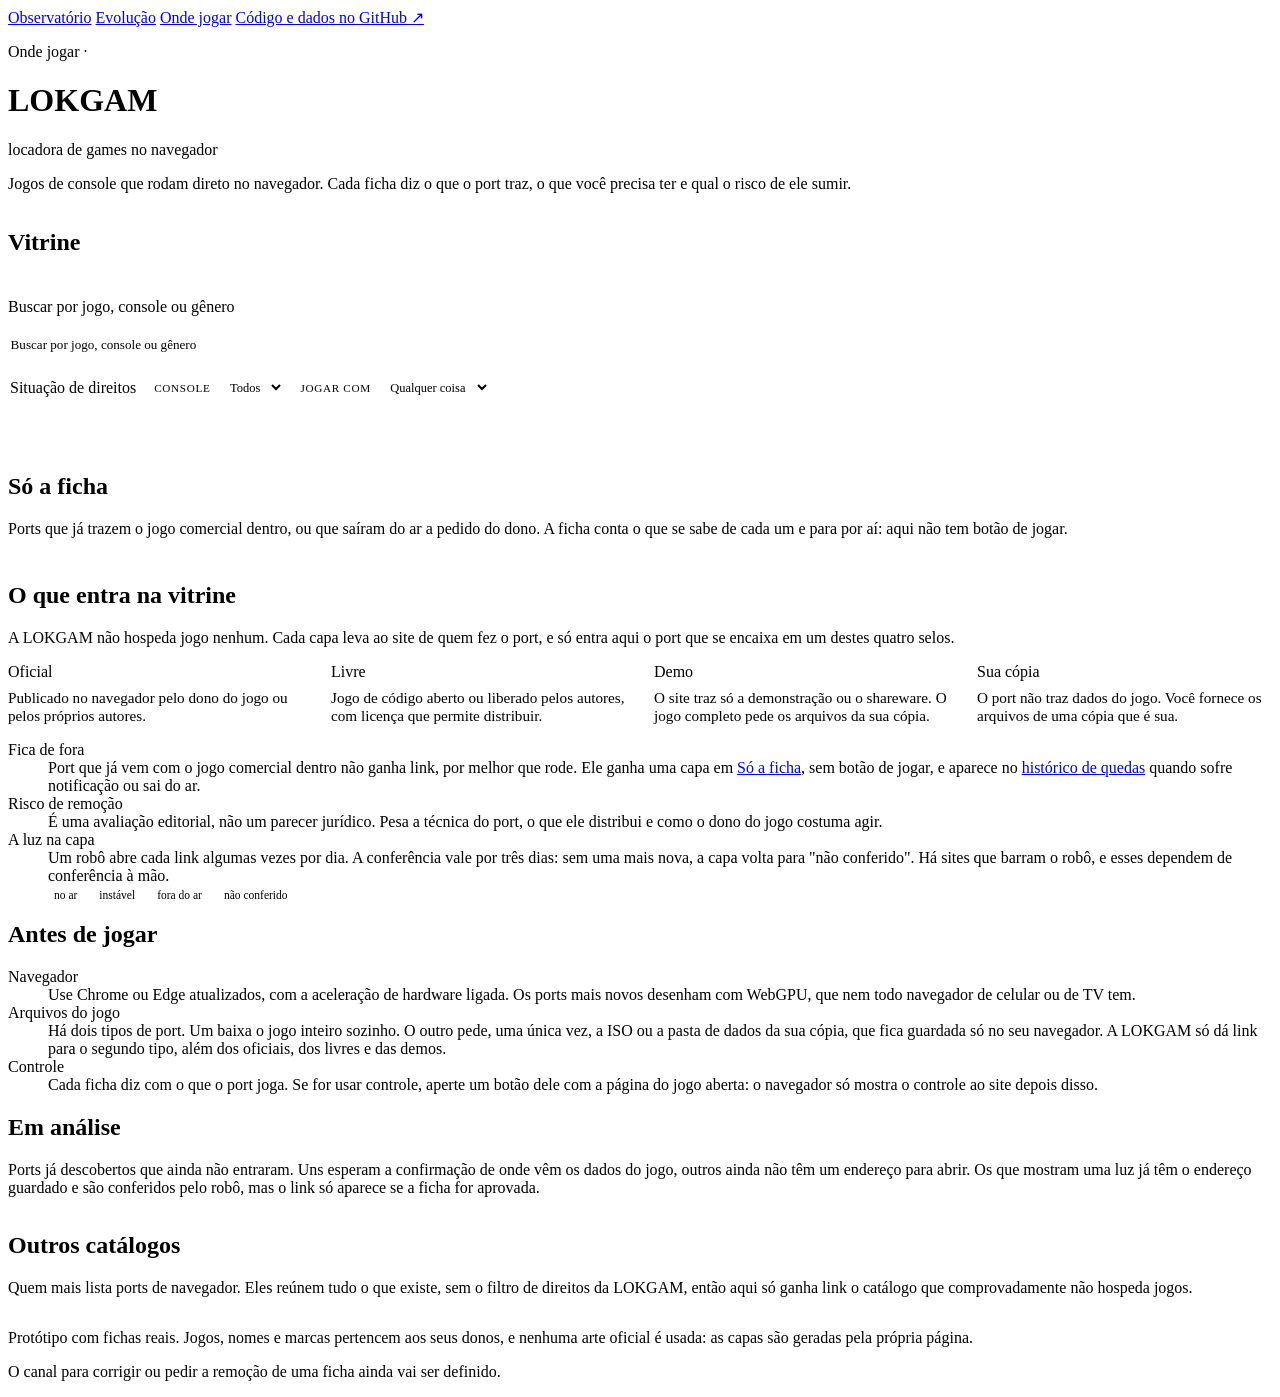
<file: web/vitrine.html>
<!DOCTYPE html>
<html lang="pt-BR">
<head>
<meta charset="utf-8">
<meta name="viewport" content="width=device-width, initial-scale=1">
<title>Onde jogar · LOKGAM</title>
<meta name="description" content="Locadora de games no navegador: jogos de console que rodam direto no navegador, com a situação de direitos e o estado do link em cada ficha.">
<link rel="preconnect" href="https://fonts.googleapis.com">
<link rel="preconnect" href="https://fonts.gstatic.com" crossorigin>
<link href="https://fonts.googleapis.com/css2?family=Anybody:wdth,wght@50..150,100..900&amp;display=swap" rel="stylesheet">
<link href="https://fonts.googleapis.com/css2?family=Schibsted+Grotesk:wght@400;500;700&amp;display=swap" rel="stylesheet">
<link href="https://fonts.googleapis.com/css2?family=Martian+Mono:wght@400;600&amp;display=swap" rel="stylesheet">
<style>
/*__BASE_CSS__*/

/* Filtros */
.filtros{display:flex;flex-wrap:wrap;align-items:center;gap:12px 16px}
.busca{flex:1 1 100%;min-width:0;font:inherit;font-family:var(--font-mono);font-size:.82rem;color:var(--ink);background:transparent;border:0;border-bottom:3px solid var(--ink);border-radius:0;padding:.7em .2em}
.busca::placeholder{color:var(--ink-2);opacity:1}
.filtro-selos{display:flex;flex-wrap:wrap;gap:8px;margin:0;padding:0;border:0;min-width:0}
button.selo{cursor:pointer;font-size:.68rem;transition:transform .15s}
button.selo b{font-weight:600;opacity:.7}
button.selo[aria-pressed="false"]{background:transparent;color:var(--ink);border-color:var(--ink)}
button.selo[aria-pressed="false"]::before{content:"";width:.8em;height:.8em;border-radius:50%;background:var(--selo-bg);box-shadow:0 0 0 1.5px var(--ink)}
button.selo[aria-pressed="true"]{transform:rotate(-2deg);box-shadow:0 2px 0 var(--ink)}
.campo{display:flex;align-items:center;gap:8px;font-family:var(--font-mono);font-size:.7rem;letter-spacing:.06em;text-transform:uppercase;color:var(--ink-2)}
.campo select{font:inherit;font-size:.78rem;letter-spacing:0;text-transform:none;color:var(--ink);background:var(--wall);border:2px solid var(--ink);border-radius:8px;padding:.45em .6em;max-width:11.5rem}
.limpar{font:inherit;font-family:var(--font-mono);font-size:.72rem;color:var(--ink);background:none;border:0;padding:.4em 0;text-decoration:underline;text-underline-offset:3px;cursor:pointer}
.contagem{margin:0;font-family:var(--font-mono);font-size:.74rem;color:var(--ink-2)}
.vitrine{display:grid;gap:22px}

/* Parede de capas */
.parede{display:grid;grid-template-columns:repeat(auto-fill,minmax(150px,1fr));gap:30px 20px;padding-top:8px}
.capa{position:relative;display:block;aspect-ratio:5/6;container-type:inline-size;text-decoration:none;color:var(--fg);filter:drop-shadow(0 2px 0 rgba(10,6,30,.3)) drop-shadow(0 10px 12px rgba(10,6,30,.16));transition:transform .18s cubic-bezier(.2,.9,.3,1.4)}
.capa:hover,.capa:focus-visible{transform:translateY(-7px) rotate(-1.4deg)}
.capa:focus-visible{outline-offset:6px;box-shadow:none}
.capa__corpo{position:absolute;inset:0;display:flex;flex-direction:column;background:var(--bg);overflow:hidden}
.capa__topo{display:none}
.capa__rotulo{position:relative;flex:1;min-height:0;display:flex;align-items:flex-end;padding:9cqi 8cqi 6cqi;background:var(--bg);color:var(--fg);overflow:hidden}
.capa__rotulo::before,.ficha__faixa::before{content:"";position:absolute;inset:0;--pc:color-mix(in srgb,var(--fg) 22%,transparent)}
.capa__rotulo::after,.ficha__faixa::after{content:"";position:absolute;inset:0;background:linear-gradient(to top,var(--bg) 30%,transparent 78%)}
.capa__titulo{position:relative;z-index:1;display:block;width:100%;max-height:100%;overflow:hidden;font-family:var(--font-display);font-stretch:100%;font-weight:800;font-size:clamp(1rem,17cqi,2.1rem);line-height:.94;letter-spacing:-.005em;text-transform:uppercase;overflow-wrap:normal;word-break:normal;hyphens:none}
.capa__rodape{display:grid;gap:3cqi;padding:4.6cqi 8cqi 5cqi;font-family:var(--font-mono);font-size:clamp(.54rem,6cqi,.68rem);line-height:1;letter-spacing:.02em;background:color-mix(in srgb,var(--fg) 14%,var(--bg));color:var(--fg);white-space:nowrap}
.capa__linha{display:flex;justify-content:space-between;gap:6px;min-width:0}
.capa__linha span:first-child{min-width:0;overflow:hidden}
.capa__status{display:flex;align-items:center;gap:.55em;min-width:0;font-family:var(--font-body);font-weight:500;font-size:clamp(.6rem,6.7cqi,.76rem);letter-spacing:0}
.capa__status .led{font-size:.82em}
.capa > .selo{position:absolute;z-index:2;top:-11px;right:-8px;transform:rotate(6deg);box-shadow:0 2px 0 rgba(10,6,30,.35)}

/* Disco: capa com lombada */
.capa--disc .capa__corpo{border-radius:4px;padding-left:9cqi}
.capa--disc .capa__corpo::before{content:"";position:absolute;z-index:1;left:0;top:0;bottom:0;width:9cqi;background:linear-gradient(90deg,rgba(8,5,25,.42),rgba(8,5,25,.2) 70%,rgba(8,5,25,.34))}
/* Cartucho: corpo de plástico, etiqueta colada */
.capa--cartridge .capa__corpo{background:var(--plastico);clip-path:polygon(0 8%,8% 8%,8% 0,92% 0,92% 8%,100% 8%,100% 100%,0 100%);padding:17cqi 8cqi 0}
.capa--cartridge .capa__topo{display:block;position:absolute;left:16%;right:16%;top:3.2%;height:7%;background:repeating-linear-gradient(to bottom,rgba(8,5,25,.3) 0 2px,transparent 2px 5px)}
.capa--cartridge .capa__rotulo{border-radius:5px}
.capa--cartridge .capa__rodape{background:transparent;color:var(--plastico-ink);padding-inline:1cqi}
/* Web: janela com aba */
.capa--web .capa__corpo{clip-path:polygon(0 11%,3% 11%,8% 0,46% 0,51% 11%,100% 11%,100% 100%,0 100%);padding-top:13cqi}
.capa--web .capa__topo{display:block;position:absolute;left:11%;top:3.4%;width:16cqi;height:4.6cqi;background:radial-gradient(circle,var(--fg) 0 38%,transparent 42%) 0 50%/5.3cqi 100% repeat-x;opacity:.75}
/* Vaga na prateleira */
.capa--vaga{filter:none;color:var(--ink-2);border:2px dashed var(--ink-2);border-radius:6px;display:grid;place-items:center;text-align:center;padding:14px;font-family:var(--font-mono);font-size:.72rem;line-height:1.5}
.capa--vaga:hover,.capa--vaga:focus-visible{color:var(--ink);border-color:var(--ink);transform:none}
.vazio{margin:0;padding:28px 0;font-family:var(--font-mono);font-size:.85rem}

/* Prateleira "Só a ficha": a mesma capa, menor e desbotada, com a tarja no lugar do selo */
.parede--semlink{grid-template-columns:repeat(auto-fill,minmax(128px,1fr));gap:28px 18px}
.capa--semlink{filter:saturate(.45) drop-shadow(0 2px 0 rgba(10,6,30,.3)) drop-shadow(0 8px 10px rgba(10,6,30,.14))}
.capa--semlink .capa__status{font-family:var(--font-mono);font-weight:400;font-size:clamp(.5rem,5.8cqi,.66rem);letter-spacing:.02em}
.selo--semlink{--selo-bg:var(--paper);--selo-fg:var(--paper-ink);border-color:var(--paper-ink)}

/* Cores de capa */
.cor-tomate{--bg:#D23B24;--fg:#FFF3EC}
.cor-abobora{--bg:#F08A1C;--fg:#2A1400}
.cor-gema{--bg:#F6C62E;--fg:#2A1F00}
.cor-limao{--bg:#B7D43C;--fg:#1B2300}
.cor-grama{--bg:#23834A;--fg:#F0FFF4}
.cor-petroleo{--bg:#14787D;--fg:#E9FDFE}
.cor-ceu{--bg:#46ACF4;--fg:#06203A}
.cor-anil{--bg:#3C49D6;--fg:#EFF0FF}
.cor-uva{--bg:#7A3EC2;--fg:#F6EDFF}
.cor-chiclete{--bg:#EE6AA6;--fg:#3A061F}
.cor-areia{--bg:#D8B678;--fg:#2D1F08}
.cor-grafite{--bg:#3B3A47;--fg:#F2F2F7}
.cor-oliva{--bg:#6C7933;--fg:#F8FBE8}
/* Estampas de capa */
.pad-grade .capa__rotulo::before,.pad-grade.ficha__cartao .ficha__faixa::before{background:linear-gradient(var(--pc) 2px,transparent 2px) 0 0/16px 16px,linear-gradient(90deg,var(--pc) 2px,transparent 2px) 0 0/16px 16px}
.pad-hachura .capa__rotulo::before,.pad-hachura.ficha__cartao .ficha__faixa::before{background:repeating-linear-gradient(135deg,var(--pc) 0 3px,transparent 3px 11px)}
.pad-bolinhas .capa__rotulo::before,.pad-bolinhas.ficha__cartao .ficha__faixa::before{background:radial-gradient(var(--pc) 0 26%,transparent 30%) 0 0/14px 14px}
.pad-espinha .capa__rotulo::before,.pad-espinha.ficha__cartao .ficha__faixa::before{background:linear-gradient(135deg,var(--pc) 25%,transparent 25%) -9px 0/18px 18px,linear-gradient(225deg,var(--pc) 25%,transparent 25%) -9px 0/18px 18px}
.pad-aneis .capa__rotulo::before,.pad-aneis.ficha__cartao .ficha__faixa::before{background:repeating-radial-gradient(circle at 78% 8%,transparent 0 9px,var(--pc) 9px 12px)}
.pad-xadrez .capa__rotulo::before,.pad-xadrez.ficha__cartao .ficha__faixa::before{background:conic-gradient(var(--pc) 25%,transparent 0 50%,var(--pc) 0 75%,transparent 0) 0 0/22px 22px}
.pad-barras .capa__rotulo::before,.pad-barras.ficha__cartao .ficha__faixa::before{background:repeating-linear-gradient(102deg,var(--pc) 0 5px,transparent 5px 17px)}
.pad-triangulos .capa__rotulo::before,.pad-triangulos.ficha__cartao .ficha__faixa::before{background:linear-gradient(45deg,var(--pc) 25%,transparent 25%) 0 0/20px 20px,linear-gradient(-45deg,var(--pc) 25%,transparent 25%) 0 0/20px 20px}

/* Regras de curadoria e fila de análise */
.regras{display:grid;grid-template-columns:repeat(auto-fit,minmax(230px,1fr));gap:20px 28px;margin:0;padding:0;list-style:none}
.regras li{display:grid;gap:8px;align-content:start}
.regras p{margin:0;font-size:.95rem}
.regras .selo{justify-self:start}
.legenda-led{display:flex;flex-wrap:wrap;gap:6px 16px;padding-top:4px;font-family:var(--font-mono);font-size:.72rem;color:var(--ink)}
.legenda-led span{display:inline-flex;align-items:center;gap:6px}
.analise{margin:0;padding:0;list-style:none;display:grid;grid-template-columns:repeat(auto-fit,minmax(min(100%,380px),1fr));gap:16px 32px}
.analise li{display:grid;gap:3px;align-content:start;padding-left:14px;border-left:3px solid var(--ink-2)}
.analise b{font-weight:700}
.analise small{font-family:var(--font-mono);font-size:.66rem;letter-spacing:.03em;color:var(--ink-2)}
.analise__luz{display:inline-flex;align-items:center;gap:6px;color:var(--ink) !important}
.analise span{color:var(--ink-2);font-size:.93rem}

/* Antes de jogar e outros catálogos */
.notas--soltas{border-top:0;padding-top:0}
.catalogos{display:grid;gap:28px}
.catalogos__grupo{display:grid;gap:14px}
.catalogos__grupo h3{margin:0;font-family:var(--font-mono);font-size:.72rem;font-weight:600;letter-spacing:.08em;text-transform:uppercase;padding-bottom:8px;border-bottom:2px solid var(--wall-2)}
.catalogos ul{margin:0;padding:0;list-style:none;display:grid;grid-template-columns:repeat(auto-fit,minmax(min(100%,340px),1fr));gap:16px 32px}
.catalogos li{display:grid;gap:4px;align-content:start}
.catalogos__nome{display:flex;flex-wrap:wrap;align-items:baseline;gap:4px 10px;font-weight:700}
.catalogos__nome a{text-underline-offset:3px}
.catalogos__nome small{font-family:var(--font-mono);font-weight:400;font-size:.64rem;letter-spacing:.06em;text-transform:uppercase;color:var(--ink-2)}
.catalogos li span{color:var(--ink-2);font-size:.92rem}

/* Ficha */
.ficha{border:0;padding:0;margin:auto;background:transparent;color:var(--paper-ink);width:min(780px,calc(100vw - 20px));max-width:none;max-height:calc(100dvh - 20px);overflow:auto;overscroll-behavior:contain}
.ficha::backdrop{background:rgba(12,8,34,.66)}
.ficha__cartao{display:grid;background:var(--paper);border-radius:6px;overflow:hidden;box-shadow:0 24px 60px rgba(8,5,25,.45)}
.ficha__faixa{position:relative;display:grid;gap:8px;padding:clamp(18px,3.4vw,30px);padding-right:clamp(92px,16vw,120px);background:var(--bg);color:var(--fg);container-type:inline-size}
.ficha__faixa::after{background:linear-gradient(to right,var(--bg) 42%,transparent 96%)}
.ficha__faixa > *{position:relative;z-index:1}
.ficha__id{margin:0;font-family:var(--font-mono);font-size:.68rem;letter-spacing:.08em;text-transform:uppercase;opacity:.86}
.ficha__titulo{margin:0;font-family:var(--font-display);font-stretch:120%;font-weight:900;font-size:clamp(1.7rem,8cqi,3.4rem);line-height:.92;text-transform:uppercase;text-wrap:balance}
.ficha__linha{margin:0;font-family:var(--font-mono);font-size:.74rem;line-height:1.6}
.ficha__fechar{position:absolute !important;top:14px;right:14px;font:inherit;font-family:var(--font-mono);font-size:.72rem;font-weight:600;text-transform:uppercase;letter-spacing:.06em;color:var(--bg);background:var(--fg);border:0;border-radius:999px;padding:.6em .95em;cursor:pointer}
.ficha__miolo{display:grid;grid-template-columns:repeat(auto-fit,minmax(min(100%,300px),1fr));gap:24px 32px;padding:clamp(18px,3.4vw,30px)}
.ficha__bloco{display:grid;gap:10px;align-content:start;min-width:0}
.ficha__bloco--largo{grid-column:1/-1}
.ficha__bloco h3{margin:0;font-family:var(--font-mono);font-size:.68rem;font-weight:600;letter-spacing:.1em;text-transform:uppercase;color:var(--paper-ink-2);padding-bottom:6px;border-bottom:1px solid var(--paper-line)}
.ficha__bloco p,.ficha__bloco ul{margin:0}
.ficha__bloco ul{padding-left:1.1em;display:grid;gap:6px}
.ficha__nota{font-size:.88rem;color:var(--paper-ink-2)}
.campos{display:grid;grid-template-columns:auto 1fr;gap:7px 14px;margin:0;font-size:.9rem}
.campos dt{font-family:var(--font-mono);font-size:.68rem;letter-spacing:.04em;text-transform:uppercase;color:var(--paper-ink-2);padding-top:.25em}
.campos dd{margin:0;min-width:0;overflow-wrap:anywhere}
.carimbo{justify-self:start;display:inline-grid;gap:3px;margin:4px 0 2px 2px !important;padding:8px 14px 7px;font-family:var(--font-display);font-stretch:125%;font-weight:800;font-size:1.02rem;line-height:1;letter-spacing:.06em;text-transform:uppercase;border:3px double currentColor;border-radius:4px;transform:rotate(-3deg)}
.carimbo small{font-family:var(--font-mono);font-weight:400;font-size:.6rem;letter-spacing:.06em}
.carimbo--online{color:var(--ok)}
.carimbo--unstable{color:var(--warn)}
.carimbo--offline{color:var(--bad)}
.carimbo--unverified{color:var(--idle)}
.conferencias{display:grid;gap:6px;justify-items:start}
.conferencias .faixa{justify-content:flex-start;max-width:100%}
.conferencias .pulso--vazio{color:var(--paper-line)}
.conferencias small{font-family:var(--font-mono);font-size:.64rem;color:var(--paper-ink-2)}
.risco{display:flex;align-items:center;gap:10px;font-weight:700}
.risco__barras{display:inline-flex;gap:3px}
.risco__barras i{width:16px;height:9px;border-radius:2px;background:var(--paper-line)}
.risco--low .risco__barras i:nth-child(-n+1){background:var(--ok)}
.risco--medium .risco__barras i:nth-child(-n+2){background:var(--warn)}
.risco--high .risco__barras i{background:var(--bad)}
.linha-tempo{margin:0;padding:0;list-style:none;display:grid;gap:10px}
.linha-tempo li{display:grid;grid-template-columns:6.4rem 1fr;gap:12px;font-size:.92rem}
.linha-tempo time{font-family:var(--font-mono);font-size:.72rem;padding-top:.2em;color:var(--paper-ink-2)}
.ficha__acoes{display:grid;gap:14px;padding:clamp(18px,3.4vw,30px);background:var(--paper-2);border-top:1px solid var(--paper-line)}
.ficha__links{display:flex;flex-wrap:wrap;align-items:center;gap:14px 22px}
.botao{display:inline-flex;align-items:center;gap:.6em;font-family:var(--font-display);font-stretch:118%;font-weight:800;font-size:1rem;line-height:1.1;letter-spacing:.02em;text-transform:uppercase;text-decoration:none;color:var(--accent-ink);background:var(--accent);padding:.85em 1.15em;border-radius:6px;box-shadow:0 4px 0 var(--accent-ink);transition:transform .12s,box-shadow .12s}
.botao:hover{transform:translateY(2px);box-shadow:0 2px 0 var(--accent-ink)}
.link{font-family:var(--font-mono);font-size:.76rem;text-underline-offset:3px}
.fontes{margin:0;font-size:.8rem;color:var(--paper-ink-2)}
.fontes a{text-underline-offset:2px}
.ficha__acoes .ficha__nota{margin:0;max-width:62ch}

@media (max-width:520px){
  .parede{grid-template-columns:repeat(2,minmax(0,1fr));gap:26px 14px}
  .campo{flex:1 1 100%}
  .campo select{flex:1;max-width:none}
  .linha-tempo li{grid-template-columns:1fr;gap:2px}
}
@media (prefers-reduced-motion: reduce){
  .capa,.botao,button.selo{transition:none}
  .capa:hover,.capa:focus-visible{transform:none}
}
</style>
</head>
<body>
<div class="pagina">

  <nav class="trilho" aria-label="Páginas do site">
    <a href="../">Observatório</a>
    <a href="../evolucao/">Evolução</a>
    <a href="./" aria-current="page">Onde jogar</a>
    <a class="trilho__fora" id="link-repo" href="https://github.com/GabrielKSG7/LOKGAM" rel="noopener noreferrer">Código e dados no GitHub <span aria-hidden="true">↗</span></a>
  </nav>

  <header class="balcao">
    <div class="marca">
      <p class="marca__sobre">Onde jogar · <span id="conferencia"></span></p>
      <h1 class="marca__nome" id="marca-nome"><span>LOKGAM</span></h1>
      <p class="marca__sub">locadora de games no navegador</p>
    </div>
    <p class="tese">Jogos de console que rodam direto no navegador. Cada ficha diz o que o port traz, o que você precisa ter e qual o risco de ele sumir.</p>
    <ul class="placar" id="placar"></ul>
  </header>

  <main class="vitrine" id="vitrine">
    <h2 class="sr">Vitrine</h2>
    <form class="filtros" id="filtros" role="search" aria-label="Filtrar a vitrine">
      <label class="sr" for="busca">Buscar por jogo, console ou gênero</label>
      <input class="busca" id="busca" type="search" placeholder="Buscar por jogo, console ou gênero" autocomplete="off">
      <fieldset class="filtro-selos" id="filtro-selos">
        <legend class="sr">Situação de direitos</legend>
      </fieldset>
      <label class="campo" for="filtro-console">Console
        <select id="filtro-console"><option value="">Todos</option></select>
      </label>
      <label class="campo" for="filtro-controle">Jogar com
        <select id="filtro-controle"><option value="">Qualquer coisa</option></select>
      </label>
      <button class="limpar" id="limpar" type="reset" hidden>Limpar filtros</button>
    </form>
    <p class="contagem" id="contagem" aria-live="polite"></p>
    <div class="parede" id="parede"></div>
    <p class="vazio" id="vazio" hidden>Nenhum jogo passa por esses filtros. Tire um deles ou limpe a busca.</p>
  </main>

  <section class="secao" id="sem-link" aria-labelledby="semlink-titulo">
    <h2 class="secao__titulo" id="semlink-titulo">Só a ficha</h2>
    <p class="secao__lide">Ports que já trazem o jogo comercial dentro, ou que saíram do ar a pedido do dono. A ficha conta o que se sabe de cada um e para por aí: aqui não tem botão de jogar.</p>
    <div class="parede parede--semlink" id="parede-semlink"></div>
  </section>

  <section class="secao" id="curadoria" aria-labelledby="curadoria-titulo">
    <h2 class="secao__titulo" id="curadoria-titulo">O que entra na vitrine</h2>
    <p class="secao__lide">A LOKGAM não hospeda jogo nenhum. Cada capa leva ao site de quem fez o port, e só entra aqui o port que se encaixa em um destes quatro selos.</p>
    <ul class="regras">
      <li><span class="selo selo--official">Oficial</span><p>Publicado no navegador pelo dono do jogo ou pelos próprios autores.</p></li>
      <li><span class="selo selo--free">Livre</span><p>Jogo de código aberto ou liberado pelos autores, com licença que permite distribuir.</p></li>
      <li><span class="selo selo--demo">Demo</span><p>O site traz só a demonstração ou o shareware. O jogo completo pede os arquivos da sua cópia.</p></li>
      <li><span class="selo selo--byo_files">Sua cópia</span><p>O port não traz dados do jogo. Você fornece os arquivos de uma cópia que é sua.</p></li>
    </ul>
    <dl class="notas">
      <div><dt>Fica de fora</dt><dd>Port que já vem com o jogo comercial dentro não ganha link, por melhor que rode. Ele ganha uma capa em <a href="#sem-link">Só a ficha</a>, sem botão de jogar, e aparece no <a href="../#quedas">histórico de quedas</a> quando sofre notificação ou sai do ar.</dd></div>
      <div><dt>Risco de remoção</dt><dd>É uma avaliação editorial, não um parecer jurídico. Pesa a técnica do port, o que ele distribui e como o dono do jogo costuma agir.</dd></div>
      <div><dt>A luz na capa</dt><dd>Um robô abre cada link algumas vezes por dia. A conferência vale por três dias: sem uma mais nova, a capa volta para "não conferido". Há sites que barram o robô, e esses dependem de conferência à mão.
        <span class="legenda-led"><span><i class="led led--online"></i>no ar</span><span><i class="led led--unstable"></i>instável</span><span><i class="led led--offline"></i>fora do ar</span><span><i class="led led--unverified"></i>não conferido</span></span></dd></div>
    </dl>
  </section>

  <section class="secao" id="antes-de-jogar" aria-labelledby="antes-titulo">
    <h2 class="secao__titulo" id="antes-titulo">Antes de jogar</h2>
    <dl class="notas notas--soltas">
      <div><dt>Navegador</dt><dd>Use Chrome ou Edge atualizados, com a aceleração de hardware ligada. Os ports mais novos desenham com WebGPU, que nem todo navegador de celular ou de TV tem.</dd></div>
      <div><dt>Arquivos do jogo</dt><dd>Há dois tipos de port. Um baixa o jogo inteiro sozinho. O outro pede, uma única vez, a ISO ou a pasta de dados da sua cópia, que fica guardada só no seu navegador. A LOKGAM só dá link para o segundo tipo, além dos oficiais, dos livres e das demos.</dd></div>
      <div><dt>Controle</dt><dd>Cada ficha diz com o que o port joga. Se for usar controle, aperte um botão dele com a página do jogo aberta: o navegador só mostra o controle ao site depois disso.</dd></div>
    </dl>
  </section>

  <section class="secao" id="analise" aria-labelledby="analise-titulo">
    <h2 class="secao__titulo" id="analise-titulo">Em análise</h2>
    <p class="secao__lide">Ports já descobertos que ainda não entraram. Uns esperam a confirmação de onde vêm os dados do jogo, outros ainda não têm um endereço para abrir. Os que mostram uma luz já têm o endereço guardado e são conferidos pelo robô, mas o link só aparece se a ficha for aprovada.</p>
    <ul class="analise" id="analise-lista"></ul>
  </section>

  <section class="secao" id="catalogos" aria-labelledby="catalogos-titulo">
    <h2 class="secao__titulo" id="catalogos-titulo">Outros catálogos</h2>
    <p class="secao__lide">Quem mais lista ports de navegador. Eles reúnem tudo o que existe, sem o filtro de direitos da LOKGAM, então aqui só ganha link o catálogo que comprovadamente não hospeda jogos.</p>
    <div class="catalogos" id="catalogos-lista"></div>
  </section>

  <footer class="rodape">
    <p>Protótipo com fichas reais. Jogos, nomes e marcas pertencem aos seus donos, e nenhuma arte oficial é usada: as capas são geradas pela própria página.</p>
    <p>O canal para corrigir ou pedir a remoção de uma ficha ainda vai ser definido.</p>
  </footer>
</div>

<dialog class="ficha" id="ficha" aria-labelledby="ficha-titulo">
  <article class="ficha__cartao" id="ficha-cartao"></article>
</dialog>

<script type="application/json" id="dados">__DADOS__</script>
<script>
/*__BASE_JS__*/
</script>
<script>
(function () {
  'use strict';
  var L = window.LOKGAM;
  var D = JSON.parse(document.getElementById('dados').textContent);
  var $ = function (s, r) { return (r || document).querySelector(s); };
  var esc = L.esc, data = L.data;
  var norm = function (s) { return String(s).toLowerCase().normalize('NFD').replace(/[̀-ͯ]/g, ''); };

  var SELO = { official: 'Oficial', free: 'Livre', demo: 'Demo', byo_files: 'Sua cópia' };
  var SELO_LONGO = { official: 'Oficial', free: 'Livre', demo: 'Demo jogável', byo_files: 'Traga sua cópia' };
  var RISCO = { low: 'baixo', medium: 'médio', high: 'alto' };
  var CONTROLE = { keyboard: 'teclado', mouse: 'mouse', gamepad: 'controle', touch: 'toque na tela' };
  var SIGLA = { 'Game Boy': 'GB', 'Game Boy Color': 'GBC', 'Game Boy Advance': 'GBA', 'Xbox 360': 'X360', 'Xbox One': 'XONE', 'Saturn': 'SAT', 'Dreamcast': 'DC', 'Mega Drive': 'MD', 'GameCube': 'GC' };

  var porId = {};
  D.ports.forEach(function (p) { porId[p.id] = p; });
  var aprovados = D.ports.filter(function (p) { return p.curation.state === 'approved'; });
  var pendentes = D.ports.filter(function (p) { return p.curation.state === 'pending'; });
  /* Ficha rejeitada não tem link, mas tem capa: vai para a prateleira "Só a ficha" */
  var semLink = D.ports.filter(function (p) { return p.curation.state === 'rejected' && p.label; });
  var comCapa = aprovados.concat(semLink);
  comCapa.forEach(function (p) {
    p._busca = norm([p.title, p.game.genre, p.game.platforms.join(' '), p.port.name || '', p.port.author || '', p.game.developer || '', SELO_LONGO[p.rights.status] || 'sem link'].join(' '));
  });
  var ACAO_DE_DONO = { dmca_notice: true, removal: true };
  function motivoCurto(p) {
    if (D.events.some(function (e) { return e.port_id === p.id && ACAO_DE_DONO[e.kind]; })) return 'alvo de remoção';
    return p.rights.status === 'bundled' ? 'embute o jogo' : 'origem incerta';
  }

  /* Balcão */
  $('#link-repo').href = D.repo;
  $('#placar').innerHTML =
    '<li><b>' + aprovados.length + '</b> na vitrine</li>' +
    '<li><a href="#analise"><b>' + pendentes.length + '</b> em análise</a></li>' +
    '<li><a href="#sem-link"><b>' + semLink.length + '</b> só com ficha</a></li>';

  /* Capas */
  var parede = $('#parede');
  var capas = {};
  function capa(p) {
    var temLink = p.curation.state === 'approved';
    var a = document.createElement('a');
    a.className = 'capa capa--' + p.label.shape + ' cor-' + p.label.color + ' pad-' + p.label.pattern + (temLink ? '' : ' capa--semlink');
    a.href = '#ficha-' + p.id;
    var plats = p.game.platforms.slice(0, 2).map(function (x) { return SIGLA[x] || x; }).join(' · ');
    a.innerHTML =
      '<span class="capa__corpo"><span class="capa__topo" aria-hidden="true"></span>' +
      '<span class="capa__rotulo"><span class="capa__titulo">' + esc(p.title) + '</span></span>' +
      '<span class="capa__rodape"><span class="capa__linha"><span>' + esc(plats) + '</span><span>' + p.game.year + '</span></span>' +
      (temLink ? '<span class="capa__status"><i class="led"></i><span data-status></span></span>' : '<span class="capa__status">' + motivoCurto(p) + '</span>') +
      '</span></span>' +
      (temLink ? '<span class="selo selo--' + p.rights.status + '">' + SELO[p.rights.status] + '</span>' : '<span class="selo selo--semlink">Sem link</span>');
    return a;
  }
  aprovados.forEach(function (p) { capas[p.id] = parede.appendChild(capa(p)); });
  var paredeSemLink = $('#parede-semlink'), secaoSemLink = $('#sem-link');
  semLink.forEach(function (p) { capas[p.id] = paredeSemLink.appendChild(capa(p)); });
  var vaga = document.createElement('a');
  vaga.className = 'capa capa--vaga';
  vaga.href = '#curadoria';
  vaga.textContent = 'Falta um jogo? Veja o que entra na vitrine';
  parede.appendChild(vaga);

  /* Luz e tempo da conferência: recalculados a cada minuto, porque a página pode ficar aberta por horas */
  function pintarStatus() {
    var agora = Date.now();
    aprovados.forEach(function (p) {
      var s = L.situacao(p, agora), c = capas[p.id];
      $('.led', c).className = 'led led--' + s.state;
      $('[data-status]', c).textContent = L.ESTADO_CURTO[s.state] + (s.state !== 'unverified' ? ' · ' + L.quando(s.check, agora, true) : '');
    });
    var ultima = D.last_check ? { checked_at: D.last_check } : null;
    $('#conferencia').textContent = !ultima ? 'links ainda sem conferência'
      : agora - L.instante(D.last_check) <= L.VALIDADE_MS ? 'links conferidos ' + L.quando(ultima, agora)
      : 'última conferência dos links ' + L.quando(ultima, agora);
  }

  /* Ajuste de largura da letra: cada título ocupa a etiqueta inteira */
  function ajustar(el) {
    el.style.fontStretch = '';
    el.style.fontSize = '';
    /* Folga na altura: com entrelinha apertada, o desenho das letras passa uns pixels da caixa sem cortar linha nenhuma */
    var cabe = function () {
      var folga = parseFloat(getComputedStyle(el).fontSize) * 0.3;
      return el.scrollWidth <= el.clientWidth + 1 && el.scrollHeight <= el.clientHeight + folga;
    };
    for (var w = 150; w >= 50; w -= 5) {
      el.style.fontStretch = w + '%';
      if (cabe()) return;
    }
    var fs = parseFloat(getComputedStyle(el).fontSize);
    while (fs > 11 && !cabe()) { fs -= 1; el.style.fontSize = fs + 'px'; }
  }
  function ajustarTudo() {
    L.ajustarLetreiro($('#marca-nome'));
    document.querySelectorAll('.parede .capa:not([hidden]) .capa__titulo').forEach(ajustar);
  }

  /* Filtros */
  var estado = { q: '', selos: {}, plat: '', ctrl: '' };
  var busca = $('#busca'), selConsole = $('#filtro-console'), selControle = $('#filtro-controle');
  var caixaSelos = $('#filtro-selos'), contagem = $('#contagem'), vazio = $('#vazio'), limpar = $('#limpar');

  Object.keys(SELO).forEach(function (s) {
    var n = aprovados.filter(function (p) { return p.rights.status === s; }).length;
    if (!n) return;
    var b = document.createElement('button');
    b.type = 'button';
    b.id = 'filtro-selo-' + s;
    b.className = 'selo selo--' + s;
    b.dataset.selo = s;
    b.setAttribute('aria-pressed', 'false');
    b.innerHTML = SELO[s] + ' <b>' + n + '</b>';
    caixaSelos.appendChild(b);
  });
  var contaPlat = {};
  comCapa.forEach(function (p) { p.game.platforms.forEach(function (x) { contaPlat[x] = (contaPlat[x] || 0) + 1; }); });
  Object.keys(contaPlat).sort(function (a, b) { return contaPlat[b] - contaPlat[a] || a.localeCompare(b); }).forEach(function (x) {
    selConsole.add(new Option(x + ' (' + contaPlat[x] + ')', x));
  });
  Object.keys(CONTROLE).forEach(function (c) {
    if (aprovados.some(function (p) { return p.requirements.controls.indexOf(c) > -1; })) {
      selControle.add(new Option(CONTROLE[c].charAt(0).toUpperCase() + CONTROLE[c].slice(1), c));
    }
  });

  function aplicar() {
    var q = norm(estado.q.trim());
    var ativos = Object.keys(estado.selos).filter(function (s) { return estado.selos[s]; });
    var n = 0, m = 0;
    var passa = function (p) {
      return (!estado.plat || p.game.platforms.indexOf(estado.plat) > -1) && (!q || p._busca.indexOf(q) > -1);
    };
    aprovados.forEach(function (p) {
      var ok = (!ativos.length || ativos.indexOf(p.rights.status) > -1) &&
        (!estado.ctrl || p.requirements.controls.indexOf(estado.ctrl) > -1) && passa(p);
      capas[p.id].hidden = !ok;
      if (ok) n++;
    });
    /* Selo e controle são perguntas sobre jogar: com um deles ligado, a prateleira sem link sai de cena */
    var soJogaveis = ativos.length > 0 || !!estado.ctrl;
    semLink.forEach(function (p) {
      var ok = !soJogaveis && passa(p);
      capas[p.id].hidden = !ok;
      if (ok) m++;
    });
    secaoSemLink.hidden = m === 0;
    var filtrando = !!(q || ativos.length || estado.plat || estado.ctrl);
    var abaixo = m ? L.plural(m, 'ficha sem link', 'fichas sem link') + ' mais abaixo' : '';
    contagem.textContent = filtrando ? 'Mostrando ' + n + ' de ' + L.plural(aprovados.length, 'jogo', 'jogos') + (abaixo ? ' · ' + abaixo : '') : L.plural(n, 'jogo', 'jogos') + ' na vitrine';
    vazio.textContent = abaixo ? 'Nenhum jogo com link passa por esses filtros. Há ' + abaixo + '.' : 'Nenhum jogo passa por esses filtros. Tire um deles ou limpe a busca.';
    vazio.hidden = n > 0;
    vaga.hidden = filtrando;
    limpar.hidden = !filtrando;
    caixaSelos.querySelectorAll('button').forEach(function (b) { b.setAttribute('aria-pressed', estado.selos[b.dataset.selo] ? 'true' : 'false'); });
    busca.value = estado.q; selConsole.value = estado.plat; selControle.value = estado.ctrl;
    ajustarTudo();
  }
  busca.addEventListener('input', function () { estado.q = busca.value; aplicar(); });
  selConsole.addEventListener('change', function () { estado.plat = selConsole.value; aplicar(); });
  selControle.addEventListener('change', function () { estado.ctrl = selControle.value; aplicar(); });
  caixaSelos.addEventListener('click', function (e) {
    var b = e.target.closest('button[data-selo]');
    if (!b) return;
    estado.selos[b.dataset.selo] = !estado.selos[b.dataset.selo];
    aplicar();
  });
  $('#filtros').addEventListener('submit', function (e) { e.preventDefault(); });
  $('#filtros').addEventListener('reset', function (e) {
    e.preventDefault();
    estado = { q: '', selos: {}, plat: '', ctrl: '' };
    aplicar();
    busca.focus();
  });

  /* Fila de análise: primeiro as fichas com endereço guardado, que o robô já confere */
  var filaAnalise = pendentes.slice().sort(function (a, b) { return (b.history ? 1 : 0) - (a.history ? 1 : 0); });
  function pintarAnalise() {
    var agora = Date.now();
    $('#analise-lista').innerHTML = filaAnalise.map(function (p) {
      var s = p.history ? L.situacao(p, agora) : null;
      var plats = p.game.platforms.slice(0, 3).map(function (x) { return SIGLA[x] || x; }).join(' · ');
      return '<li><b>' + esc(p.title) + (p.port.name ? ' · ' + esc(p.port.name) : '') + '</b>' +
        '<small>' + esc(plats) + ' · ' + p.game.year + '</small>' +
        (s ? '<small class="analise__luz"><i class="led led--' + s.state + '"></i>endereço ' + L.ESTADO_CURTO[s.state] + '</small>' : '') +
        '<span>' + esc(p.curation.reason) + '</span></li>';
    }).join('');
  }
  if (!pendentes.length) $('#analise').hidden = true;

  /* Outros catálogos: link só para quem comprovadamente não hospeda jogos */
  var catalogos = D.catalogs || [];
  var TIPO_CATALOGO = { directory: 'diretório', list: 'lista', toolkit: 'ferramenta', portal: 'portal', mirror: 'espelho' };
  var GRUPOS = [
    ['Com link', false],
    ['Ainda não conferidos, sem link por enquanto', null],
    ['Hospedam os jogos, ficam sem link', true]
  ];
  $('#catalogos-lista').innerHTML = GRUPOS.map(function (g) {
    var itens = catalogos.filter(function (c) { return c.hosts_games === g[1]; });
    return itens.length ? '<div class="catalogos__grupo"><h3>' + g[0] + '</h3><ul>' + itens.map(function (c) {
      var nome = c.url ? '<a href="' + esc(c.url) + '" rel="noopener noreferrer">' + esc(c.name) + '</a>' : esc(c.name);
      return '<li><div class="catalogos__nome">' + nome + '<small>' + TIPO_CATALOGO[c.kind] + '</small></div><span>' + esc(c.summary) + '</span></li>';
    }).join('') + '</ul></div>' : '';
  }).join('');
  if (!catalogos.length) $('#catalogos').hidden = true;

  /* Ficha */
  var dlg = $('#ficha'), cartao = $('#ficha-cartao');
  function campo(rotulo, valor) { return valor ? '<dt>' + rotulo + '</dt><dd>' + esc(valor) + '</dd>' : ''; }
  function conferenciaHTML(p, agora) {
    var s = L.situacao(p, agora), c = s.check;
    var quando = !c ? 'ainda sem conferência'
      : s.vencida ? 'visto pela última vez ' + L.quando(c, agora)
      : s.state !== 'unverified' ? 'conferido ' + L.quando(c, agora)
      : c.method === 'link_checker' ? 'o robô foi barrado ' + L.quando(c, agora)
      : 'ainda sem conferência válida';
    var linhas = [];
    if (c && c.note) linhas.push(c.note);
    else if (c && c.reason === 'ok') linhas.push('O site respondeu normalmente ao robô' + (c.response_ms != null ? ', em ' + c.response_ms + ' ms' : '') + '.');
    if (c && s.vencida) linhas.push('Essa conferência passou de três dias, então não vale mais para a luz da capa.');
    if (c && p.last && p.last.reason === 'bot_blocked' && p.last.checked_at > c.checked_at) {
      linhas.push('Na última passagem, ' + L.quando(p.last, agora) + ', o site barrou o robô.');
    }
    return '<p class="carimbo carimbo--' + s.state + '">' + L.ESTADO[s.state] + '<small>' + esc(quando) + '</small></p>' +
      linhas.map(function (t) { return '<p class="ficha__nota">' + esc(t) + '</p>'; }).join('') +
      ((p.history || []).length > 1 ? '<div class="conferencias" data-faixa></div>' : '');
  }
  function cabecalhoHTML(p) {
    var g = p.game;
    return '<header class="ficha__faixa">' +
        '<p class="ficha__id">Ficha ' + esc(p.id) + ' · adicionada em ' + data(p.curation.added) + '</p>' +
        '<h2 class="ficha__titulo" id="ficha-titulo">' + esc(p.title) + '</h2>' +
        '<p class="ficha__linha">' + g.year + ' · ' + esc(g.platforms.join(', ')) + ' · ' + esc(g.genre) + (g.developer ? ' · ' + esc(g.developer) : '') + '</p>' +
        '<button type="button" class="ficha__fechar" id="ficha-fechar" data-fechar>Fechar</button>' +
      '</header>';
  }
  function comoRodaHTML(p) {
    return '<section class="ficha__bloco"><h3>Como roda</h3><dl class="campos">' +
      campo('Port', p.port.name) + campo('Autor', p.port.author) + campo('Técnica', L.TECNICA[p.port.technique]) +
      campo('Base', p.port.based_on) + campo('Desde', data(p.port.released)) + campo('Dono do jogo', p.game.rights_holder) +
      '</dl></section>';
  }
  function historicoHTML(p) {
    var eventos = D.events.filter(function (e) { return e.port_id === p.id; }).sort(function (a, b) { return L.chave(a.date) < L.chave(b.date) ? -1 : 1; });
    return eventos.length ? '<section class="ficha__bloco ficha__bloco--largo"><h3>Histórico</h3><ol class="linha-tempo">' +
      eventos.map(function (e) { return '<li><time>' + data(e.date) + '</time><span><b>' + L.TIPO[e.kind] + '.</b> ' + esc(e.summary) + '</span></li>'; }).join('') +
      '</ol></section>' : '';
  }
  function fontesHTML(p) {
    return '<p class="fontes">Fontes desta ficha: ' + p.curation.sources.map(function (f) {
      return '<a href="' + esc(f.url) + '" rel="noopener noreferrer">' + esc(f.title) + '</a>';
    }).join(' · ') + '</p>';
  }
  function fichaHTML(p) {
    var r = p.rights, q = p.requirements, c = p.curation;
    var arquivos = q.user_files.length ? q.user_files.map(function (f) {
      return '<li><b>' + esc(f.what) + '</b>' + (f.where ? ', ' + esc(f.where) : '') + '. ' +
        (f.needed_for === 'play' ? 'Sem isso o port não abre.' : 'Só para liberar o jogo completo.') + '</li>';
    }).join('') : '<li>Só o navegador. Nenhum arquivo seu é pedido.</li>';
    var controles = L.lista(q.controls.map(function (x) { return CONTROLE[x]; }));
    var licencas = [r.content_license ? 'Conteúdo: ' + r.content_license : '', p.port.code_license ? 'Código: ' + p.port.code_license : ''].filter(Boolean).join(' · ');
    return cabecalhoHTML(p) +
      '<div class="ficha__miolo">' +
        '<section class="ficha__bloco"><h3>Situação de direitos</h3>' +
          '<p><span class="selo selo--' + r.status + '">' + SELO_LONGO[r.status] + '</span></p>' +
          '<p>' + esc(r.summary) + '</p>' +
          (licencas ? '<p class="ficha__nota">' + esc(licencas) + '</p>' : '') +
        '</section>' +
        '<section class="ficha__bloco"><h3>O que você precisa</h3>' +
          '<ul>' + arquivos + '</ul>' +
          (controles ? '<p class="ficha__nota">Joga com ' + esc(controles) + '.</p>' : '') +
          (q.notes ? '<p>' + esc(q.notes) + '</p>' : '') +
        '</section>' +
        comoRodaHTML(p) +
        '<section class="ficha__bloco"><h3>Estado do link</h3>' + conferenciaHTML(p, Date.now()) + '</section>' +
        '<section class="ficha__bloco ficha__bloco--largo"><h3>Risco de remoção</h3>' +
          '<p class="risco risco--' + c.risk + '"><span class="risco__barras" aria-hidden="true"><i></i><i></i><i></i></span>Risco ' + RISCO[c.risk] + '</p>' +
          '<p>' + esc(c.reason) + '</p>' +
        '</section>' +
        historicoHTML(p) +
      '</div>' +
      '<footer class="ficha__acoes">' +
        '<div class="ficha__links">' +
          '<a class="botao" href="' + esc(p.links.play) + '" rel="noopener noreferrer">Abrir no site do projeto <span aria-hidden="true">↗</span></a>' +
          (p.links.source ? '<a class="link" href="' + esc(p.links.source) + '" rel="noopener noreferrer">Código-fonte</a>' : '') +
          (p.links.project ? '<a class="link" href="' + esc(p.links.project) + '" rel="noopener noreferrer">Página do projeto</a>' : '') +
        '</div>' +
        fontesHTML(p) +
      '</footer>';
  }
  /* Ficha da prateleira "Só a ficha": conta o que se sabe do port e não leva a lugar nenhum */
  function fichaSemLinkHTML(p) {
    var rota = p.own_copy_route ? porId[p.own_copy_route] : null;
    if (rota && rota.curation.state !== 'approved') rota = null;
    return cabecalhoHTML(p) +
      '<div class="ficha__miolo">' +
        '<section class="ficha__bloco ficha__bloco--largo"><h3>Por que não tem link</h3>' +
          '<p><span class="selo selo--semlink">Sem link</span></p>' +
          '<p>' + esc(p.curation.reason) + '</p>' +
        '</section>' +
        '<section class="ficha__bloco"><h3>De onde vêm os dados do jogo</h3><p>' + esc(p.rights.summary) + '</p></section>' +
        comoRodaHTML(p) +
        (rota ? '<section class="ficha__bloco ficha__bloco--largo"><h3>Se você tem o jogo</h3>' +
          '<p>Com a sua cópia existe outro caminho: a ficha <a href="#ficha-' + esc(rota.id) + '">' + esc(rota.title) + '</a>.</p></section>' : '') +
        historicoHTML(p) +
      '</div>' +
      '<footer class="ficha__acoes">' +
        '<p class="ficha__nota">Sem botão de jogar, de propósito. A LOKGAM só dá link para port oficial, livre, de demonstração ou que peça a cópia de quem joga.</p>' +
        fontesHTML(p) +
      '</footer>';
  }
  function temFicha(p) {
    return p.curation.state === 'approved' || (p.curation.state === 'rejected' && !!p.label);
  }
  function abrir(p) {
    cartao.className = 'ficha__cartao cor-' + p.label.color + ' pad-' + p.label.pattern;
    cartao.innerHTML = p.curation.state === 'approved' ? fichaHTML(p) : fichaSemLinkHTML(p);
    var faixa = $('[data-faixa]', cartao);
    if (faixa) {
      faixa.appendChild(L.faixa(p.history));
      var legenda = document.createElement('small');
      legenda.textContent = 'Últimas ' + p.history.length + ' conferências, da mais antiga para a mais nova';
      faixa.appendChild(legenda);
    }
    if (!dlg.open) dlg.showModal();
    dlg.scrollTop = 0;
  }
  function rota() {
    var h = decodeURIComponent(location.hash.slice(1));
    if (h.indexOf('ficha-') === 0) {
      var p = porId[h.slice(6)];
      if (p && temFicha(p)) { abrir(p); return; }
    }
    if (dlg.open) dlg.close();
  }
  dlg.addEventListener('click', function (e) {
    if (e.target === dlg || e.target.closest('[data-fechar]')) dlg.close();
  });
  dlg.addEventListener('close', function () {
    /* O aviso de fechamento chega atrasado: se outra ficha já abriu nesse meio-tempo, não é para limpar o endereço */
    if (dlg.open) return;
    if (location.hash.indexOf('#ficha-') === 0) {
      var y = window.scrollY;
      location.hash = '';
      window.scrollTo({ top: y, behavior: 'instant' });
    }
  });
  window.addEventListener('hashchange', rota);

  aplicar();
  rota();
  L.aCadaMinuto(function () { pintarStatus(); pintarAnalise(); });
  L.aoRedimensionar(ajustarTudo);
})();
</script>
</body>
</html>
</file>
